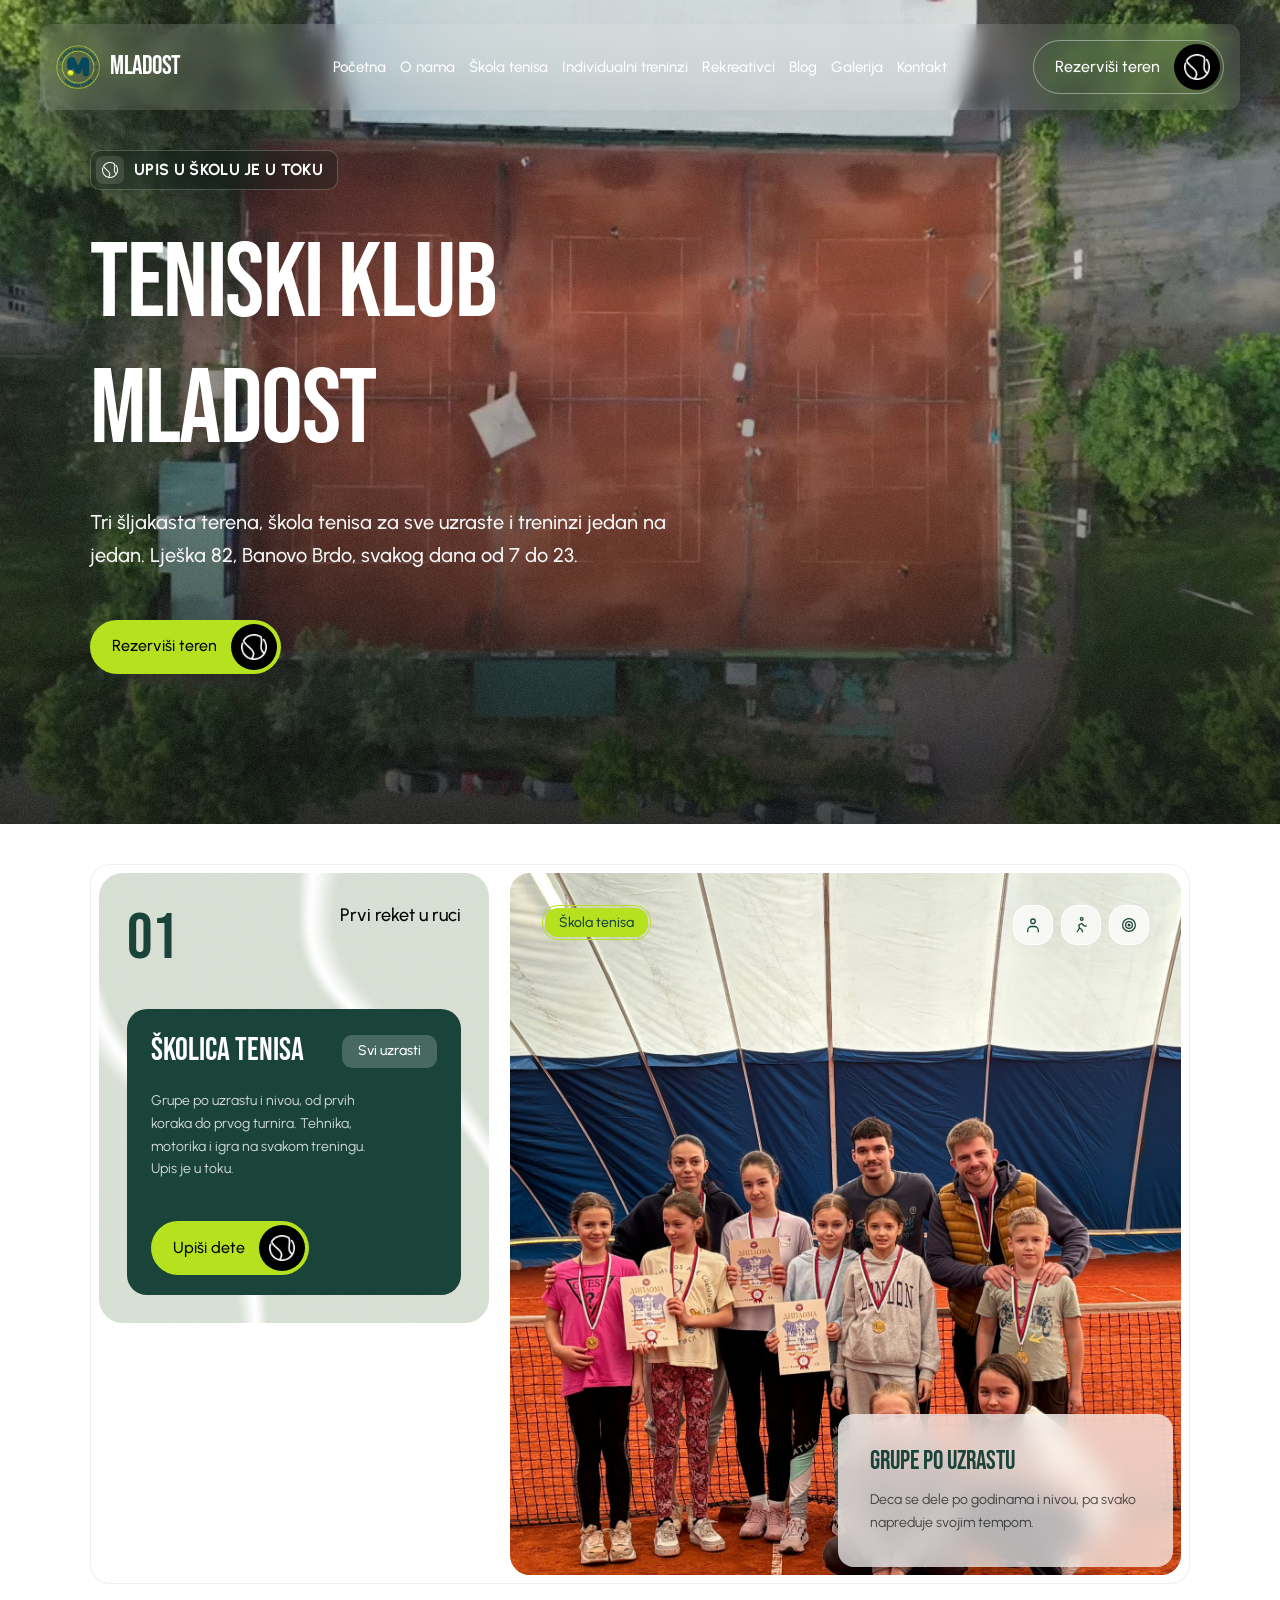
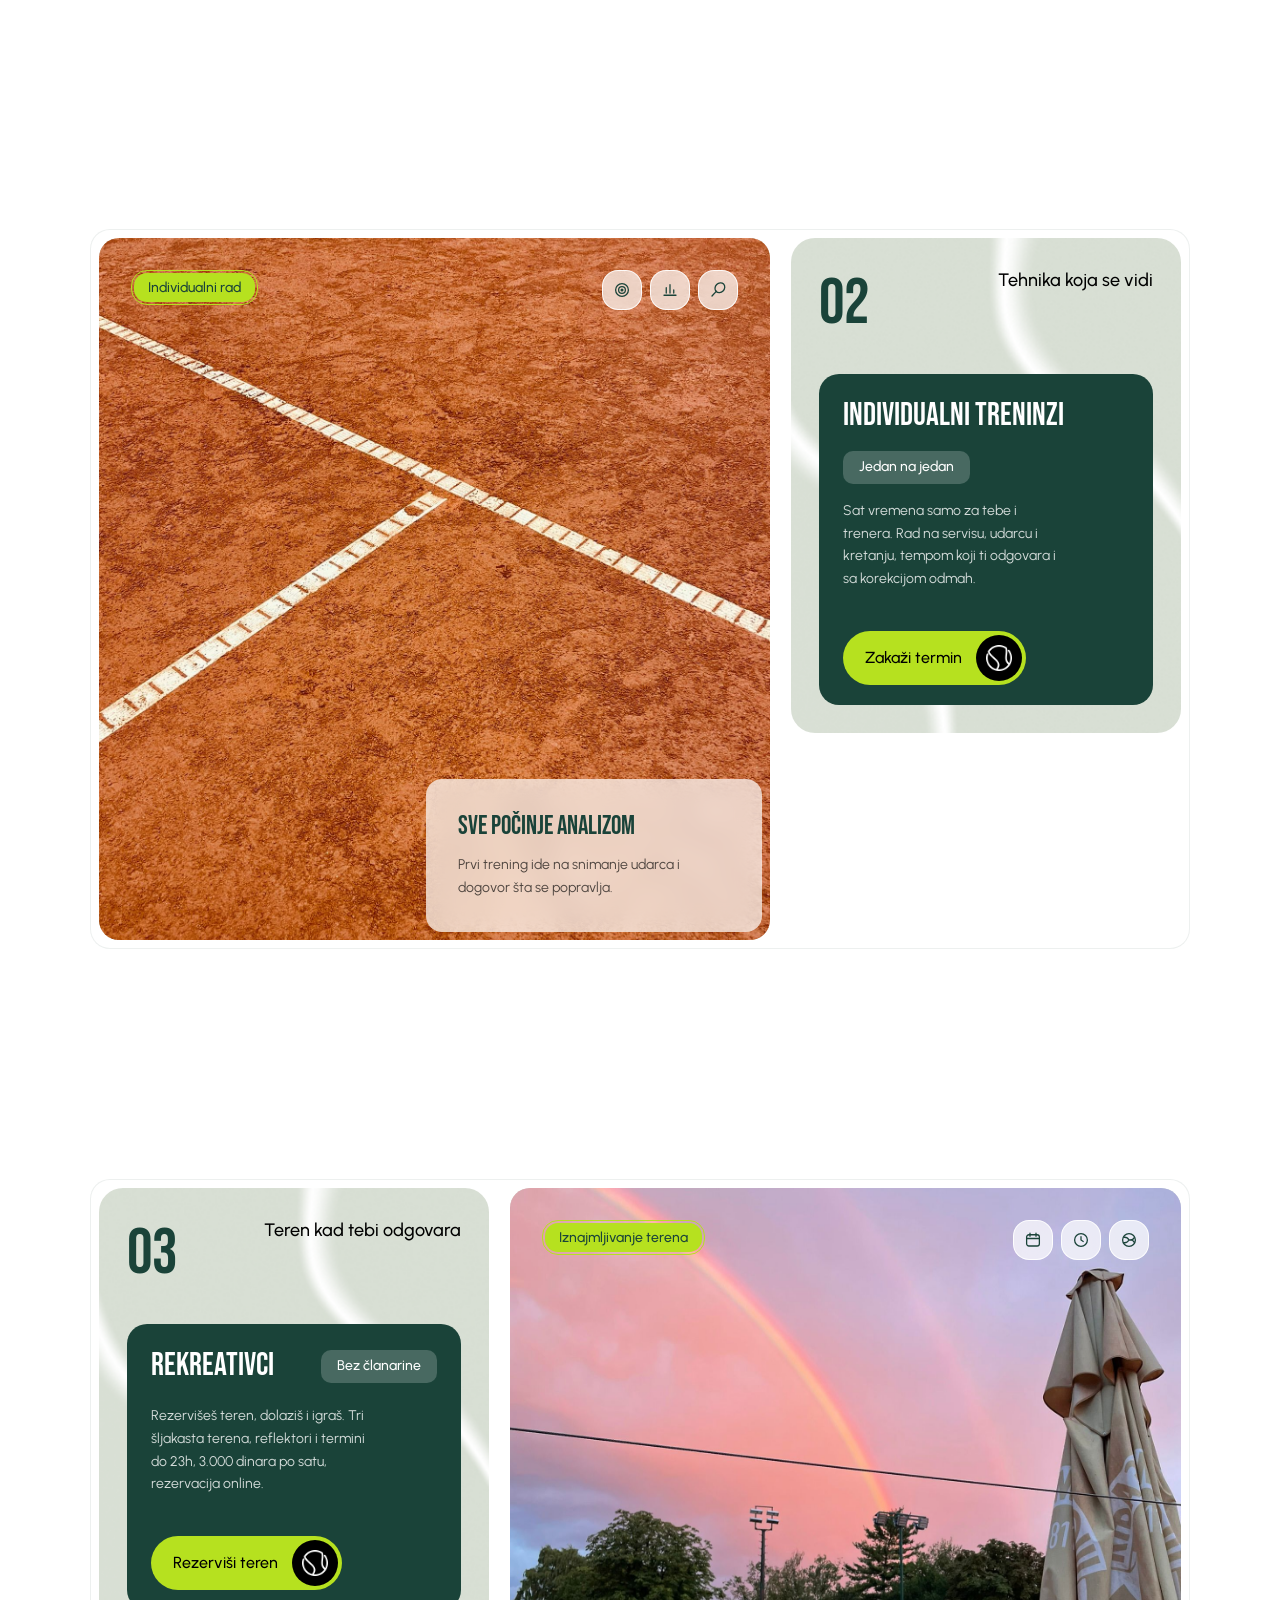
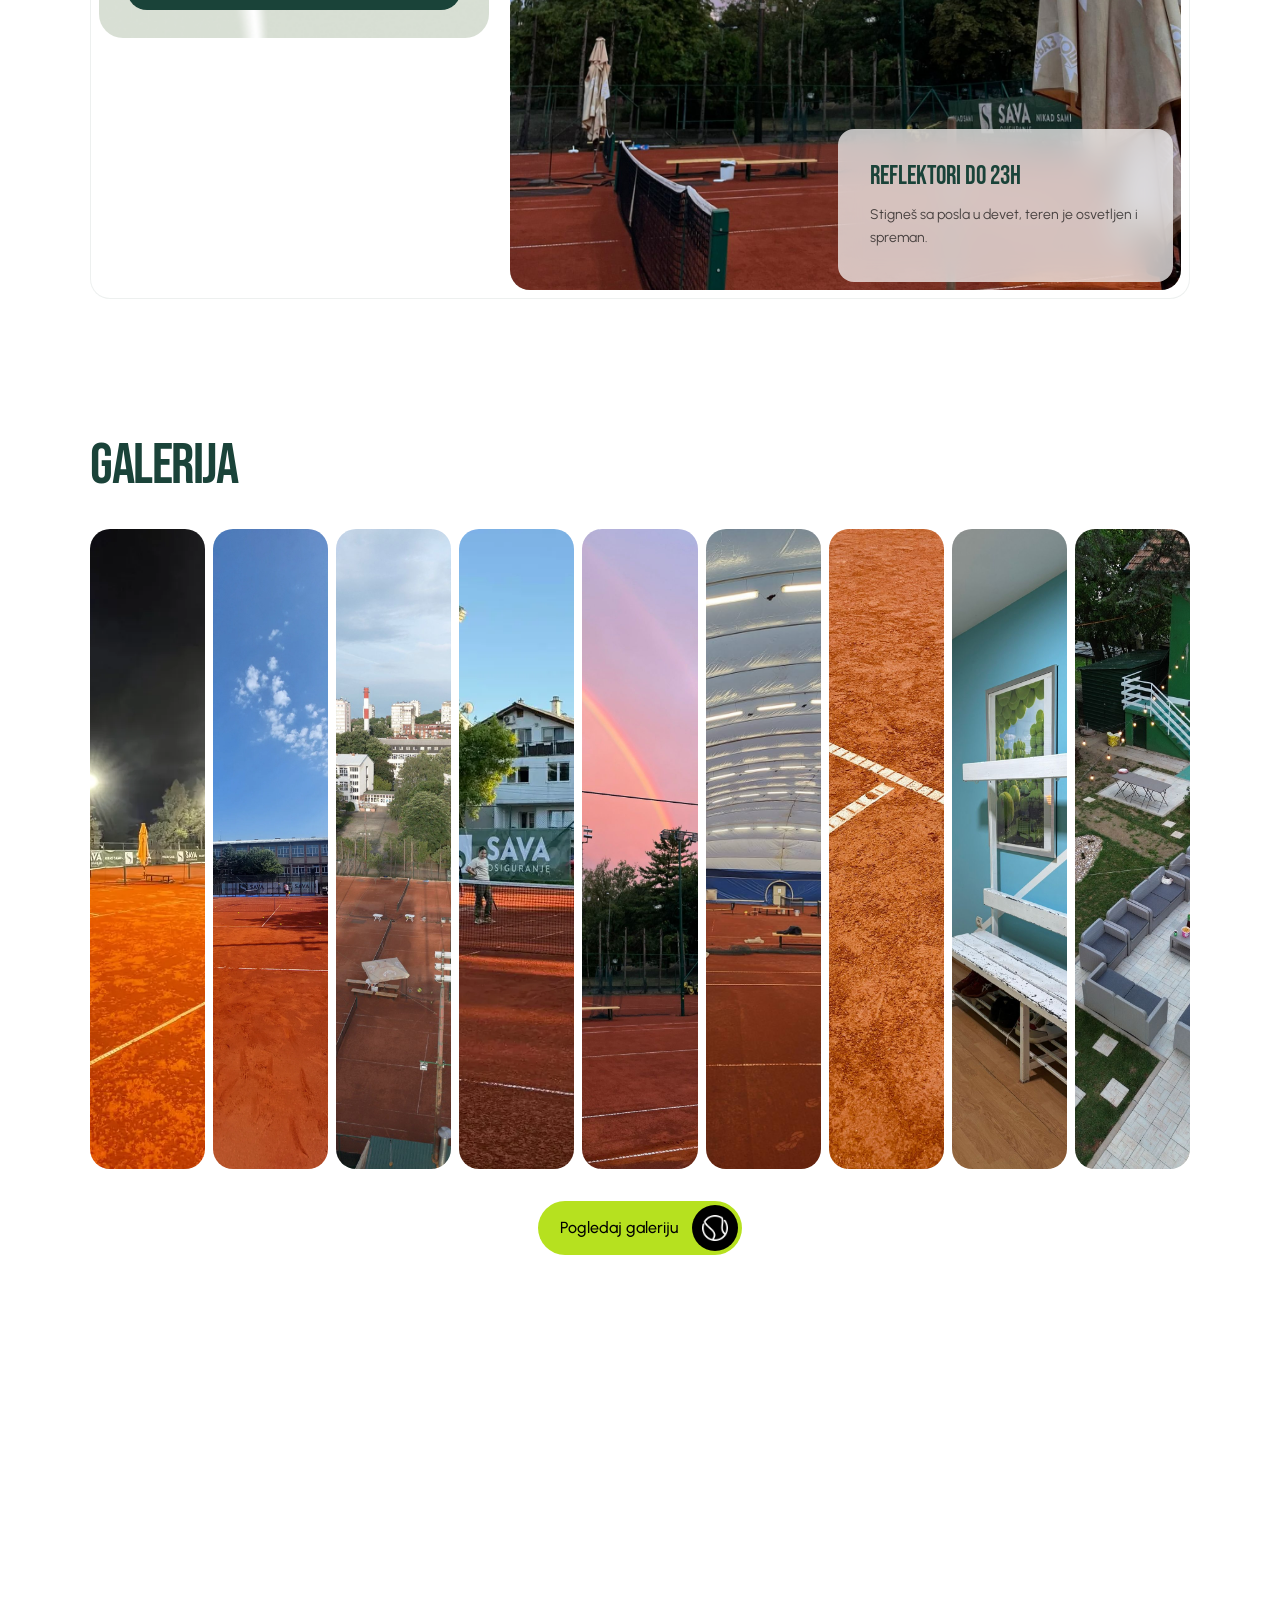
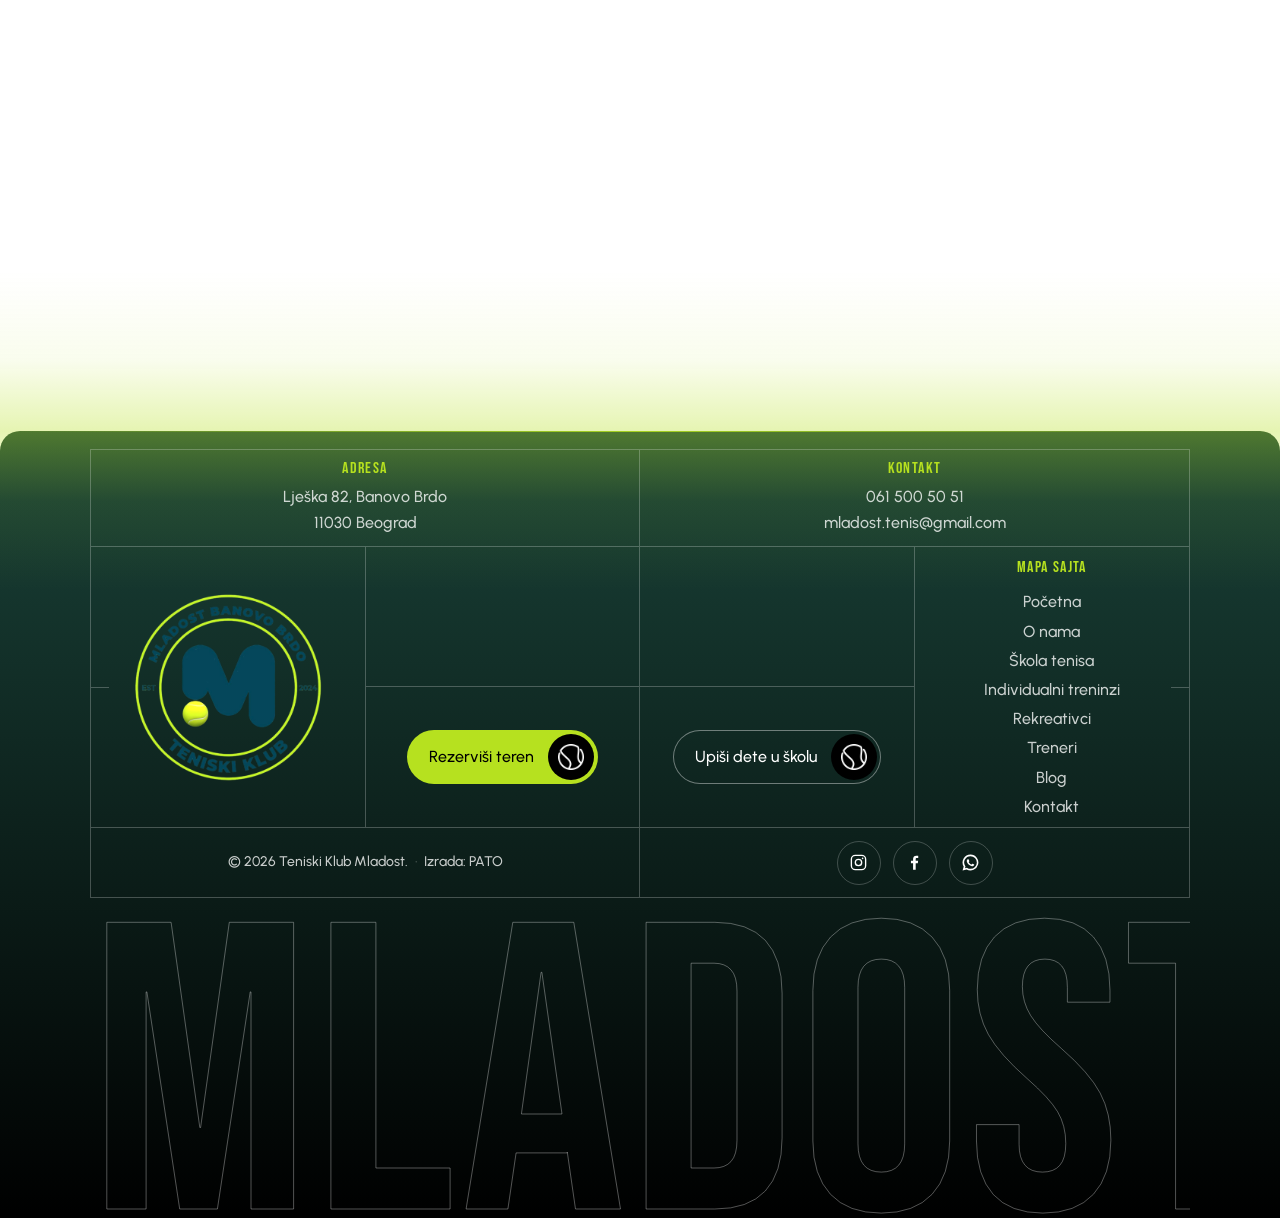
<file: index.html>
<!DOCTYPE html>
<html lang="sr">
<head>
<meta charset="utf-8">
<meta name="viewport" content="width=device-width, initial-scale=1.0">
<title>Teniski Klub Mladost | Tenis na Banovom Brdu</title>
<meta name="description" content="Tri šljakasta terena, škola tenisa za sve uzraste i individualni treninzi. Teniski klub Mladost, Lješka 82, Banovo Brdo. Rezervacije na 061 500 50 51.">
<link rel="icon" href="images/logo.png" type="image/png">

<!-- Fontovi sa originala: Bebas Neue za naslove, Urbanist za tekst.
     Oba imaju latin-ext subset, dakle č ć ž š đ rade. -->
<link rel="preconnect" href="https://fonts.googleapis.com">
<link rel="preconnect" href="https://fonts.gstatic.com" crossorigin>
<link href="https://fonts.googleapis.com/css2?family=Bebas+Neue&family=Urbanist:wght@400;500;700;900&display=swap" rel="stylesheet">

<!-- Lenis smooth scroll, ista biblioteka i iste postavke kao na tennislove.webflow.io.
     Fajlovi su lokalni, bez zavisnosti od CDN-a. -->
<link rel="stylesheet" href="vendor/lenis.css">

<link rel="stylesheet" href="styles.css?v=100">
</head>
<body>

<main>

  <!-- ================= NAVBAR =================
       Efekat preuzet sa qutenza.framer.website: plutajuca traka koja uleti
       odozgo, linija ispod linka raste na hover, hamburger se sklopi u X.
       Font i dugme su nasi. -->
  <nav class="nav" data-name="Navigation" aria-label="Glavna navigacija">
    <div class="nav__inner">

      <div class="nav__main">
        <div class="nav__row">
          <a class="nav__logo" href="index.html" aria-label="Teniski Klub Mladost, pocetna">
            <img src="images/logo.png" alt="" width="44" height="44" aria-hidden="true">
            <span class="nav__logo-text">Mladost</span>
          </a>

          <button class="nav__burger" type="button" id="nav-burger"
                  aria-label="Otvori meni" aria-expanded="false" aria-controls="nav-links">
            <span class="nav__burger-line nav__burger-line--top"></span>
            <span class="nav__burger-line nav__burger-line--bottom"></span>
          </button>
        </div>

        <div class="nav__links" id="nav-links">
          <a class="nav__link t-btn" href="index.html">Početna</a>
          <a class="nav__link t-btn" href="o-nama.html">O nama</a>
          <a class="nav__link t-btn" href="skola-tenisa.html">Škola tenisa</a>
          <a class="nav__link t-btn" href="individualni-treninzi.html">Individualni treninzi</a>
          <a class="nav__link t-btn" href="rekreativci.html">Rekreativci</a>
          <a class="nav__link t-btn" href="blog.html">Blog</a>
          <a class="nav__link t-btn" href="galerija.html">Galerija</a>
          <a class="nav__link t-btn" href="kontakt.html">Kontakt</a>
        </div>
      </div>

      <div class="nav__cta">
        <a class="btn btn--ghost" href="rekreativci.html#rezervacija" data-name="Secondary">
          <span class="btn__label t-btn">Rezerviši teren</span>
          <span class="btn__icon" data-name="Button">
            <img src="images/loptica.png" alt="" width="18" height="18" aria-hidden="true">
          </span>
        </a>
      </div>

    </div>
  </nav>

  <!-- ================= HERO ================= -->
  <section class="hero" data-name="Hero Sections">

    <div class="hero__bg">
      <video src="video/hero.mp4" poster="images/hero-poster.jpg"
             autoplay muted loop playsinline preload="metadata"
             aria-label="Snimak iz vazduha: šljakasti tereni Teniskog kluba Mladost"></video>
    </div>
    <div class="hero__veil"></div>
    <div class="hero__grain"></div>

    <div class="hero__container" data-name="Container">
      <div class="hero__col" data-name="Sections Title & Button">

        <div class="hero__title-group" data-name="Sections Title">

          <p class="oznaka"><span class="oznaka__ikona"><img src="images/loptica.png" alt="" width="16" height="16"></span>Upis u školu je u toku</p>

          <div class="hero__title" data-name="Sections Title">
            <h1 class="hero__h1 t-h1">
              <span>Teniski klub</span>
              <span>Mladost</span>
            </h1>

            <p class="hero__sub t-lead">Tri šljakasta terena, škola tenisa za sve uzraste i treninzi jedan na jedan. Lješka 82, Banovo Brdo, svakog dana od 7 do 23.</p>
          </div>
        </div>

        <a class="btn" href="rekreativci.html#rezervacija" data-name="Primary">
          <span class="btn__label t-btn">Rezerviši teren</span>
          <span class="btn__icon" data-name="Button">
            <img src="images/loptica.png" alt="" width="18" height="18" aria-hidden="true">
          </span>
        </a>

      </div>
    </div>
  </section>

  <!-- ================= USLUGE =================
       Kartica: dizajn sa arcclub.framer.website, sekcija World-Class Facilities.
       Scroll: sticky stack sa tennislove.webflow.io, sekcija sticky-features.
       Bez belih dekorativnih sara sa originala. -->
  <section class="services" id="usluge">
    <div class="services__inner">


      <div class="stack">

        <!-- 01, kartica levo, slika desno -->
        <div class="stack__item stack__item--1">
          <article class="svc">
            <div class="svc__card">
              <div class="svc__top">
                <p class="svc__num">01</p>
                <p class="svc__kicker">Prvi reket u ruci</p>
              </div>

              <div class="svc__inner">
                <div class="svc__text">
                  <div class="svc__titlerow">
                    <h3 class="svc__title">Školica tenisa</h3>
                    <span class="svc__tag">Svi uzrasti</span>
                  </div>
                  <p class="svc__desc">Grupe po uzrastu i nivou, od prvih koraka do prvog turnira. Tehnika, motorika i igra na svakom treningu. Upis je u toku.</p>
                </div>

                <a class="btn" href="skola-tenisa.html">
                  <span class="btn__label t-btn">Upiši dete</span>
                  <span class="btn__icon"><img src="images/loptica.png" alt="" width="18" height="18" aria-hidden="true"></span>
                </a>
              </div>
            </div>

            <div class="svc__media">
              <img src="images/usluga-skolica.jpg" alt="Deca iz školice tenisa sa medaljama posle internog turnira" loading="lazy">
              <div class="svc__label"><span>Škola tenisa</span></div>

              <div class="svc__icons">
                <span class="svc__icon"><svg viewBox="0 0 24 24" fill="none" stroke="currentColor" stroke-width="1.7" stroke-linecap="round" stroke-linejoin="round"><circle cx="12" cy="7" r="3"/><path d="M5 21v-2a5 5 0 0 1 5-5h4a5 5 0 0 1 5 5v2"/></svg></span>
                <span class="svc__icon"><svg viewBox="0 0 24 24" fill="none" stroke="currentColor" stroke-width="1.7" stroke-linecap="round" stroke-linejoin="round"><circle cx="13" cy="4" r="1.8"/><path d="M7 21l3-5 3 2 1 3M10 16l-1-4 4-2 3 3 3 .6"/></svg></span>
                <span class="svc__icon"><svg viewBox="0 0 24 24" fill="none" stroke="currentColor" stroke-width="1.7"><circle cx="12" cy="12" r="8.5"/><circle cx="12" cy="12" r="4.5"/><circle cx="12" cy="12" r="1.2" fill="currentColor"/></svg></span>
              </div>

              <div class="svc__mini">
                <h4 class="svc__mini-title">Grupe po uzrastu</h4>
                <p class="svc__mini-text">Deca se dele po godinama i nivou, pa svako napreduje svojim tempom.</p>
              </div>
            </div>
          </article>
        </div>

        <!-- 02, kartica desno, slika levo -->
        <div class="stack__item stack__item--2">
          <article class="svc svc--flip">
            <div class="svc__card">
              <div class="svc__top">
                <p class="svc__num">02</p>
                <p class="svc__kicker">Tehnika koja se vidi</p>
              </div>

              <div class="svc__inner">
                <div class="svc__text">
                  <div class="svc__titlerow">
                    <h3 class="svc__title">Individualni treninzi</h3>
                    <span class="svc__tag">Jedan na jedan</span>
                  </div>
                  <p class="svc__desc">Sat vremena samo za tebe i trenera. Rad na servisu, udarcu i kretanju, tempom koji ti odgovara i sa korekcijom odmah.</p>
                </div>

                <a class="btn" href="individualni-treninzi.html">
                  <span class="btn__label t-btn">Zakaži termin</span>
                  <span class="btn__icon"><img src="images/loptica.png" alt="" width="18" height="18" aria-hidden="true"></span>
                </a>
              </div>
            </div>

            <div class="svc__media">
              <img src="images/usluga-individualni.jpg" alt="Linije servis polja na šljakastom terenu iz blizine" loading="lazy">
              <div class="svc__label"><span>Individualni rad</span></div>

              <div class="svc__icons">
                <span class="svc__icon"><svg viewBox="0 0 24 24" fill="none" stroke="currentColor" stroke-width="1.7"><circle cx="12" cy="12" r="8.5"/><circle cx="12" cy="12" r="4.5"/><circle cx="12" cy="12" r="1.2" fill="currentColor"/></svg></span>
                <span class="svc__icon"><svg viewBox="0 0 24 24" fill="none" stroke="currentColor" stroke-width="1.7" stroke-linecap="round" stroke-linejoin="round"><path d="M4 19h16M7 16V9M12 16V5M17 16v-4"/></svg></span>
                <span class="svc__icon"><svg viewBox="0 0 24 24" fill="none" stroke="currentColor" stroke-width="1.7" stroke-linecap="round" stroke-linejoin="round"><ellipse cx="14.5" cy="9" rx="6" ry="7" transform="rotate(45 14.5 9)"/><path d="M10 13.5L4 20"/></svg></span>
              </div>

              <div class="svc__mini">
                <h4 class="svc__mini-title">Sve počinje analizom</h4>
                <p class="svc__mini-text">Prvi trening ide na snimanje udarca i dogovor šta se popravlja.</p>
              </div>
            </div>
          </article>
        </div>

        <!-- 03, kartica levo, slika desno -->
        <div class="stack__item stack__item--3">
          <article class="svc">
            <div class="svc__card">
              <div class="svc__top">
                <p class="svc__num">03</p>
                <p class="svc__kicker">Teren kad tebi odgovara</p>
              </div>

              <div class="svc__inner">
                <div class="svc__text">
                  <div class="svc__titlerow">
                    <h3 class="svc__title">Rekreativci</h3>
                    <span class="svc__tag">Bez članarine</span>
                  </div>
                  <p class="svc__desc">Rezervišeš teren, dolaziš i igraš. Tri šljakasta terena, reflektori i termini do 23h, 3.000 dinara po satu, rezervacija online.</p>
                </div>

                <a class="btn" href="rekreativci.html#rezervacija">
                  <span class="btn__label t-btn">Rezerviši teren</span>
                  <span class="btn__icon"><img src="images/loptica.png" alt="" width="18" height="18" aria-hidden="true"></span>
                </a>
              </div>
            </div>

            <div class="svc__media">
              <img src="images/usluga-rekreativci.jpg" alt="Šljakasti teren kluba u sumrak, duga iznad terena" loading="lazy">
              <div class="svc__label"><span>Iznajmljivanje terena</span></div>

              <div class="svc__icons">
                <span class="svc__icon"><svg viewBox="0 0 24 24" fill="none" stroke="currentColor" stroke-width="1.7" stroke-linecap="round"><rect x="3.5" y="5" width="17" height="15" rx="3"/><path d="M3.5 10h17M8 3v4M16 3v4"/></svg></span>
                <span class="svc__icon"><svg viewBox="0 0 24 24" fill="none" stroke="currentColor" stroke-width="1.7" stroke-linecap="round"><circle cx="12" cy="12" r="8.5"/><path d="M12 7.5V12l3 2"/></svg></span>
                <span class="svc__icon"><svg viewBox="0 0 24 24" fill="none" stroke="currentColor" stroke-width="1.7"><circle cx="12" cy="12" r="8.5"/><path d="M4.6 8.5A7 7 0 0 1 12 12a7 7 0 0 1 7.4 3.5M4.6 15.5A7 7 0 0 0 12 12a7 7 0 0 0 7.4-3.5"/></svg></span>
              </div>

              <div class="svc__mini">
                <h4 class="svc__mini-title">Reflektori do 23h</h4>
                <p class="svc__mini-text">Stigneš sa posla u devet, teren je osvetljen i spreman.</p>
              </div>
            </div>
          </article>
        </div>

      </div>
    </div>
  </section>


  <!-- ================= GALERIJA =================
       Traka slika koje se sire na hover. Na telefonu nema sirenja,
       ide cetiri obicne slike jedna ispod druge. -->
  <section class="gallery" id="galerija">
    <div class="gallery__inner">

      <h2 class="sekcija__naslov">Galerija</h2>

      <div class="gallery__strip">
        <figure class="gallery__item gallery__item--mob">
          <img src="images/galerija-1.webp" alt="Šljakasti teren kluba pod reflektorima uveče" loading="lazy">
        </figure>
        <figure class="gallery__item">
          <img src="images/galerija-2.webp" alt="Dvoje dece na treningu na šljaci po sunčanom danu" loading="lazy">
        </figure>
        <figure class="gallery__item gallery__item--mob">
          <img src="images/galerija-3.jpg" alt="Tereni kluba snimljeni dronom iz vazduha" loading="lazy">
        </figure>
        <figure class="gallery__item">
          <img src="images/galerija-4.webp" alt="Trener sa grupom dece uz mrežu na treningu" loading="lazy">
        </figure>
        <figure class="gallery__item gallery__item--mob">
          <img src="images/galerija-5.jpg" alt="Duga iznad šljakastog terena u sumrak" loading="lazy">
        </figure>
        <figure class="gallery__item">
          <img src="images/galerija-6.jpg" alt="Šljakasti tereni pod balonom tokom zimske sezone" loading="lazy">
        </figure>
        <figure class="gallery__item">
          <img src="images/galerija-7.jpg" alt="Linije servis polja na šljaci iz blizine" loading="lazy">
        </figure>
        <figure class="gallery__item">
          <img src="images/galerija-8.jpg" alt="Svlačionica kluba sa klupama i policama" loading="lazy">
        </figure>
        <figure class="gallery__item gallery__item--mob">
          <img src="images/galerija-9.jpg" alt="Bašta kluba sa ležaljkama i zelenilom" loading="lazy">
        </figure>
      </div>

      <div class="gallery__cta">
        <a class="btn" href="galerija.html">
          <span class="btn__label t-btn">Pogledaj galeriju</span>
          <span class="btn__icon"><img src="images/loptica.png" alt="" width="18" height="18" aria-hidden="true"></span>
        </a>
      </div>

    </div>
  </section>


  <!-- ================= KONTAKT =================
       Levo kartice sa podacima, desno wizard forma u cetiri koraka.
       Pravila forme po Skilu 02: izbori dugmadima, tekst samo na kraju,
       tackice napretka, Nazad na svakom koraku posle prvog, dugme se
       zakljuca dok traje slanje, potvrda bez menjanja stranice. -->
  <section class="kontakt" id="kontakt">
    <h2 class="sekcija__naslov">Kontaktiraj nas</h2>
    <div class="kontakt__inner">

      <!-- leva strana, kartice -->
      <div class="kontakt__info">
        <div class="kontakt__head">
          <p class="kontakt__eyebrow">Kontakt</p>
          <h2 class="kontakt__title">Kontaktiraj nas</h2>
          <p class="kontakt__lead">Pozovi, piši ili popuni upit sa desne strane. Javljamo se isti dan sa slobodnim terminima.</p>
        </div>

        <div class="info-cards">
<a class="info-card" href="https://www.google.com/maps?q=Lje%C5%A1ka+82,+Banovo+Brdo,+Beograd" target="_blank" rel="noopener">
          <span class="info-card__icon"><svg viewBox="0 0 24 24" fill="none" stroke="currentColor" stroke-width="1.6" stroke-linecap="round" stroke-linejoin="round"><path d="M12 21s7-5.6 7-11a7 7 0 1 0-14 0c0 5.4 7 11 7 11z"/><circle cx="12" cy="10" r="2.6"/></svg></span>
          <span class="info-card__body">
            <span class="info-card__label">Lokacija</span>
            <span class="info-card__value">Lješka 82, Banovo Brdo</span>
            <span class="info-card__sub">11030 Beograd, parking ispred kluba</span>
          </span>
          <span class="info-card__glow" aria-hidden="true"></span>
        </a>
        <a class="info-card" href="tel:+381615005051">
          <span class="info-card__icon"><svg viewBox="0 0 24 24" fill="none" stroke="currentColor" stroke-width="1.6" stroke-linecap="round" stroke-linejoin="round"><path d="M6.5 3.5h3l1.5 4-2 1.4a12 12 0 0 0 6.1 6.1l1.4-2 4 1.5v3a2 2 0 0 1-2.2 2A16.5 16.5 0 0 1 4.5 5.7a2 2 0 0 1 2-2.2z"/></svg></span>
          <span class="info-card__body">
            <span class="info-card__label">Rezervacije</span>
            <span class="info-card__value">061 500 50 51</span>
            <span class="info-card__sub">Zovi ili piši na WhatsApp i Viber</span>
          </span>
          <span class="info-card__glow" aria-hidden="true"></span>
        </a>
        <a class="info-card" href="mailto:mladost.tenis@gmail.com">
          <span class="info-card__icon"><svg viewBox="0 0 24 24" fill="none" stroke="currentColor" stroke-width="1.6" stroke-linecap="round" stroke-linejoin="round"><rect x="3" y="5.5" width="18" height="13" rx="3"/><path d="m4 8 7.1 4.6a2 2 0 0 0 1.8 0L20 8"/></svg></span>
          <span class="info-card__body">
            <span class="info-card__label">Email</span>
            <span class="info-card__value">mladost.tenis@gmail.com</span>
            <span class="info-card__sub">Odgovaramo isti dan</span>
          </span>
          <span class="info-card__glow" aria-hidden="true"></span>
        </a>
        </div>
      </div>

      <!-- desna strana, forma -->
      <form class="forma forma--bela" id="forma" novalidate>
        <div class="forma__veil" aria-hidden="true"></div>
        <div class="forma__grain" aria-hidden="true"></div>

        <div class="forma__in">
          <div class="forma__dots" aria-hidden="true">
            <span class="is-done"></span><span></span><span></span><span></span>
          </div>

          <div class="korak is-active" data-step="0">
            <p class="korak__num">Korak 1 od 4</p>
            <h3 class="korak__q">Šta te zanima?</h3>
              <p class="korak__savet">Teren rezervišeš odmah, <a href="rekreativci.html#rezervacija">online</a>, bez čekanja na odgovor.</p>
            <div class="choices">
              <button type="button" class="choice" data-field="usluga" data-value="Rezervacija termina">
                <span class="choice__icon"><svg viewBox="0 0 24 24" fill="none" stroke="currentColor" stroke-width="1.7" stroke-linecap="round"><rect x="3.5" y="5" width="17" height="15" rx="3"/><path d="M3.5 10h17M8 3v4M16 3v4"/></svg></span>
                <span class="choice__text">Rezervacija termina</span>
                <span class="choice__ball" aria-hidden="true"><img src="images/loptica.png" alt="" width="20" height="20"></span>
              </button>
              <button type="button" class="choice" data-field="usluga" data-value="Škola tenisa">
                <span class="choice__icon"><svg viewBox="0 0 24 24" fill="none" stroke="currentColor" stroke-width="1.7" stroke-linecap="round" stroke-linejoin="round"><circle cx="12" cy="7" r="3"/><path d="M5 21v-2a5 5 0 0 1 5-5h4a5 5 0 0 1 5 5v2"/></svg></span>
                <span class="choice__text">Škola tenisa</span>
                <span class="choice__ball" aria-hidden="true"><img src="images/loptica.png" alt="" width="20" height="20"></span>
              </button>
              <button type="button" class="choice" data-field="usluga" data-value="Individualni trening">
                <span class="choice__icon"><svg viewBox="0 0 24 24" fill="none" stroke="currentColor" stroke-width="1.7" stroke-linecap="round" stroke-linejoin="round"><ellipse cx="14.5" cy="9" rx="6" ry="7" transform="rotate(45 14.5 9)"/><path d="M10 13.5L4 20"/></svg></span>
                <span class="choice__text">Individualni trening</span>
                <span class="choice__ball" aria-hidden="true"><img src="images/loptica.png" alt="" width="20" height="20"></span>
              </button>
              <button type="button" class="choice" data-field="usluga" data-value="Turnir ili grupa">
                <span class="choice__icon"><svg viewBox="0 0 24 24" fill="none" stroke="currentColor" stroke-width="1.7"><circle cx="12" cy="12" r="8.5"/><circle cx="12" cy="12" r="4.5"/><circle cx="12" cy="12" r="1.2" fill="currentColor"/></svg></span>
                <span class="choice__text">Turnir ili grupa</span>
                <span class="choice__ball" aria-hidden="true"><img src="images/loptica.png" alt="" width="20" height="20"></span>
              </button>
            </div>
          </div>

          <div class="korak" data-step="1">
            <p class="korak__num">Korak 2 od 4</p>
            <h3 class="korak__q">Za koga je termin?</h3>
            <div class="choices">
              <button type="button" class="choice" data-field="zaKoga" data-value="Za sebe">
                <span class="choice__icon"><svg viewBox="0 0 24 24" fill="none" stroke="currentColor" stroke-width="1.7" stroke-linecap="round" stroke-linejoin="round"><circle cx="12" cy="7" r="3"/><path d="M5 21v-2a5 5 0 0 1 5-5h4a5 5 0 0 1 5 5v2"/></svg></span>
                <span class="choice__text">Za sebe</span>
                <span class="choice__ball" aria-hidden="true"><img src="images/loptica.png" alt="" width="20" height="20"></span>
              </button>
              <button type="button" class="choice" data-field="zaKoga" data-value="Za dete">
                <span class="choice__icon"><svg viewBox="0 0 24 24" fill="none" stroke="currentColor" stroke-width="1.7" stroke-linecap="round" stroke-linejoin="round"><circle cx="13" cy="4" r="1.8"/><path d="M7 21l3-5 3 2 1 3M10 16l-1-4 4-2 3 3 3 .6"/></svg></span>
                <span class="choice__text">Za dete</span>
                <span class="choice__ball" aria-hidden="true"><img src="images/loptica.png" alt="" width="20" height="20"></span>
              </button>
              <button type="button" class="choice" data-field="zaKoga" data-value="Za grupu ili firmu">
                <span class="choice__icon"><svg viewBox="0 0 24 24" fill="none" stroke="currentColor" stroke-width="1.7" stroke-linecap="round" stroke-linejoin="round"><circle cx="9" cy="8" r="3"/><path d="M3 20v-1.5A4.5 4.5 0 0 1 7.5 14h3A4.5 4.5 0 0 1 15 18.5V20"/><path d="M16.5 5.6a3 3 0 0 1 0 5.8M18 14.2a4.5 4.5 0 0 1 3 4.3V20"/></svg></span>
                <span class="choice__text">Za grupu ili firmu</span>
                <span class="choice__ball" aria-hidden="true"><img src="images/loptica.png" alt="" width="20" height="20"></span>
              </button>
            </div>
            <div class="forma__nav"><button type="button" class="btn-back" data-back>Nazad</button></div>
          </div>

          <div class="korak" data-step="2">
            <p class="korak__num">Korak 3 od 4</p>
            <h3 class="korak__q">Kada bi počeo?</h3>
            <div class="choices">
              <button type="button" class="choice" data-field="kada" data-value="Ove nedelje">
                <span class="choice__icon"><svg viewBox="0 0 24 24" fill="none" stroke="currentColor" stroke-width="1.7" stroke-linecap="round"><rect x="3.5" y="5" width="17" height="15" rx="3"/><path d="M3.5 10h17M8 3v4M16 3v4"/></svg></span>
                <span class="choice__text">Ove nedelje</span>
                <span class="choice__ball" aria-hidden="true"><img src="images/loptica.png" alt="" width="20" height="20"></span>
              </button>
              <button type="button" class="choice" data-field="kada" data-value="Ovog meseca">
                <span class="choice__icon"><svg viewBox="0 0 24 24" fill="none" stroke="currentColor" stroke-width="1.7" stroke-linecap="round"><circle cx="12" cy="12" r="8.5"/><path d="M12 7.5V12l3 2"/></svg></span>
                <span class="choice__text">Ovog meseca</span>
                <span class="choice__ball" aria-hidden="true"><img src="images/loptica.png" alt="" width="20" height="20"></span>
              </button>
              <button type="button" class="choice" data-field="kada" data-value="Samo se raspitujem">
                <span class="choice__icon"><svg viewBox="0 0 24 24" fill="none" stroke="currentColor" stroke-width="1.7"><circle cx="12" cy="12" r="8.5"/><path d="M4.6 8.5A7 7 0 0 1 12 12a7 7 0 0 1 7.4 3.5M4.6 15.5A7 7 0 0 0 12 12a7 7 0 0 0 7.4-3.5"/></svg></span>
                <span class="choice__text">Samo se raspitujem</span>
                <span class="choice__ball" aria-hidden="true"><img src="images/loptica.png" alt="" width="20" height="20"></span>
              </button>
            </div>
            <div class="forma__nav"><button type="button" class="btn-back" data-back>Nazad</button></div>
          </div>

          <div class="korak" data-step="3">
            <p class="korak__num">Korak 4 od 4</p>
            <h3 class="korak__q">Tvoji podaci</h3>

            <div class="polja">
              <div class="polje">
                <label for="ime">Ime i prezime</label>
                <input type="text" id="ime" name="ime" autocomplete="name" required>
              </div>
              <div class="polje">
                <label for="telefon">Telefon</label>
                <input type="tel" id="telefon" name="telefon" autocomplete="tel" required>
              </div>
              <div class="polje">
                <label for="email">Email</label>
                <input type="email" id="email" name="email" autocomplete="email" required>
              </div>
              <div class="polje polje--puna">
                <label for="poruka">Poruka (opciono)</label>
                <textarea id="poruka" name="poruka" rows="3" maxlength="2000"></textarea>
              </div>
            </div>

            <div class="forma__nav">
              <button type="button" class="btn-back" data-back>Nazad</button>
              <button type="submit" class="btn" id="posalji">
                <span class="btn__label t-btn">Pošalji upit</span>
                <span class="btn__icon"><img src="images/loptica.png" alt="" width="18" height="18" aria-hidden="true"></span>
              </button>
            </div>
          </div>

          <p class="forma__msg" id="forma-msg" role="status" aria-live="polite"></p>
        </div>
      </form>

    </div>
  </section>


</main>

<!-- ================= FOOTER, raspored po teniskom terenu ================= -->
<footer class="footer">
  <div class="footer__inner">

    <div class="court">
      <div class="court__frame" aria-hidden="true"></div>
      <div class="court__net" aria-hidden="true"></div>
      <div class="court__center" aria-hidden="true"></div>

      <!-- gornji koridor, levo -->
      <div class="court__cell court__cell--contact-l">
        <p class="court__label">Adresa</p>
        <address class="court__text">Lješka 82, Banovo Brdo<br>11030 Beograd</address>
      </div>

      <!-- gornji koridor, desno -->
      <div class="court__cell court__cell--contact-r">
        <p class="court__label">Kontakt</p>
        <p class="court__text">
          <a href="tel:+381615005051">061 500 50 51</a><br>
          <a href="mailto:mladost.tenis@gmail.com">mladost.tenis@gmail.com</a>
        </p>
      </div>

      <!-- levo zadnje polje, logo -->
      <div class="court__cell court__cell--logo">
        <img src="images/logo.png" alt="Grb Teniskog kluba Mladost Banovo Brdo" width="190" height="190">
      </div>

      <!-- gornja servis polja, prazna po maketi -->
      <div class="court__cell court__cell--void-a" aria-hidden="true"></div>
      <div class="court__cell court__cell--void-b" aria-hidden="true"></div>

      <!-- donja servis polja, dugmad -->
      <div class="court__cell court__cell--btn-a">
        <a class="btn" href="rekreativci.html#rezervacija">
          <span class="btn__label t-btn">Rezerviši teren</span>
          <span class="btn__icon">
            <img src="images/loptica.png" alt="" width="18" height="18" aria-hidden="true">
          </span>
        </a>
      </div>

      <div class="court__cell court__cell--btn-b">
        <a class="btn btn--ghost" href="skola-tenisa.html">
          <span class="btn__label t-btn">Upiši dete u školu</span>
          <span class="btn__icon">
            <img src="images/loptica.png" alt="" width="18" height="18" aria-hidden="true">
          </span>
        </a>
      </div>

      <!-- desno zadnje polje, site map -->
      <nav class="court__cell court__cell--sitemap" aria-label="Mapa sajta">
        <p class="court__label">Mapa sajta</p>
        <ul class="sitemap">
          <li><a href="index.html">Početna</a></li>
          <li><a href="o-nama.html">O nama</a></li>
          <li><a href="skola-tenisa.html">Škola tenisa</a></li>
          <li><a href="individualni-treninzi.html">Individualni treninzi</a></li>
          <li><a href="rekreativci.html">Rekreativci</a></li>
          <li><a href="treneri.html">Treneri</a></li>
          <li><a href="blog.html">Blog</a></li>
          <li><a href="kontakt.html">Kontakt</a></li>
        </ul>
      </nav>

      <!-- donji koridor, levo -->
      <div class="court__cell court__cell--copy">
        <p class="court__text court__text--small">
          &copy; 2026 Teniski Klub Mladost.
          <span class="court__sep">·</span>
          Izrada: <a href="https://www.patoadcreatives.com/sr" target="_blank" rel="noopener">PATO</a>
        </p>
      </div>

      <!-- donji koridor, desno -->
      <div class="court__cell court__cell--social">
        <ul class="socials">
          <li>
            <a href="https://www.instagram.com/teniskiklub.mladost/" target="_blank" rel="noopener" aria-label="Instagram">
              <svg viewBox="0 0 24 24" fill="none" stroke="currentColor" stroke-width="1.7" aria-hidden="true"><rect x="3" y="3" width="18" height="18" rx="5"/><circle cx="12" cy="12" r="4"/><circle cx="17.2" cy="6.8" r="1" fill="currentColor" stroke="none"/></svg>
            </a>
          </li>
          <li>
            <a href="https://www.facebook.com/people/Teniski-Klub-Mladost/61586981363101/" target="_blank" rel="noopener" aria-label="Facebook">
              <svg viewBox="0 0 24 24" fill="currentColor" aria-hidden="true"><path d="M13.5 21v-8h2.7l.4-3.1h-3.1V7.9c0-.9.25-1.5 1.55-1.5H16.7V3.6c-.3 0-1.3-.1-2.45-.1-2.4 0-4.05 1.5-4.05 4.2v2.2H7.5V13h2.7v8z"/></svg>
            </a>
          </li>
          <li>
            <a href="https://wa.me/381615005051" target="_blank" rel="noopener" aria-label="WhatsApp">
              <svg viewBox="0 0 24 24" fill="currentColor" aria-hidden="true"><path d="M12 2a10 10 0 0 0-8.6 15.1L2 22l5-1.3A10 10 0 1 0 12 2m0 2a8 8 0 0 1 0 16 8 8 0 0 1-4.1-1.1l-.3-.2-2.6.7.7-2.5-.2-.3A8 8 0 0 1 12 4m-3.2 4c-.2 0-.5.1-.7.3-.3.3-.8.8-.8 1.9s.8 2.2.9 2.4c.1.2 1.6 2.6 4 3.5 1.9.7 2.3.6 2.7.6.5 0 1.4-.5 1.6-1.1.2-.6.2-1 .1-1.1l-.5-.3-1.4-.7c-.2-.1-.4-.1-.5.1l-.7.9c-.1.2-.3.2-.5.1-.2-.1-1-.4-1.9-1.2-.7-.6-1.2-1.4-1.3-1.6-.1-.2 0-.4.1-.5l.4-.5.2-.4v-.4l-.7-1.6c-.2-.4-.4-.4-.5-.4z"/></svg>
            </a>
          </li>
        </ul>
      </div>

    </div>

    <!-- veliki natpis ispod terena, presecen dnom -->
    <div class="footer__wordmark" aria-hidden="true"><span>MLADOST</span></div>

  </div>
</footer>

<script src="vendor/lenis.min.js"></script>
<script src="main.js?v=50"></script>
</body>
</html>
</file>
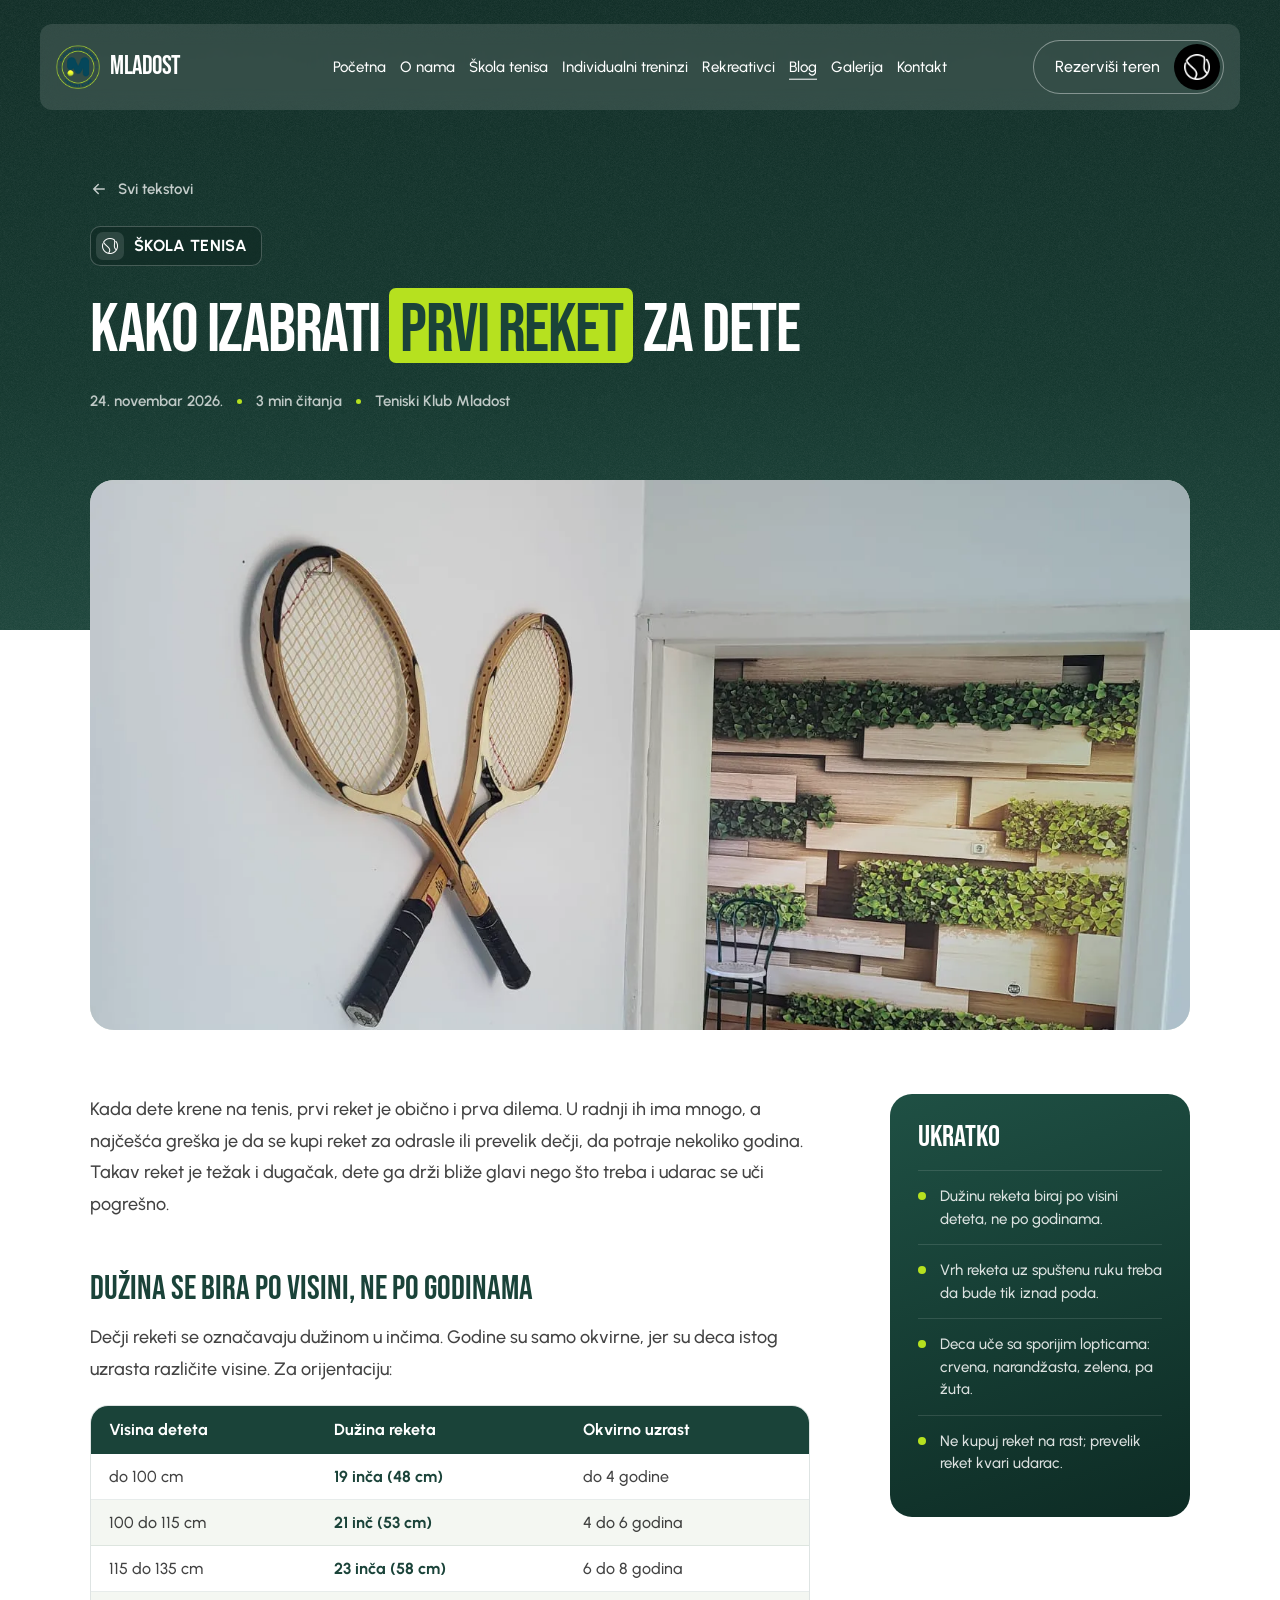
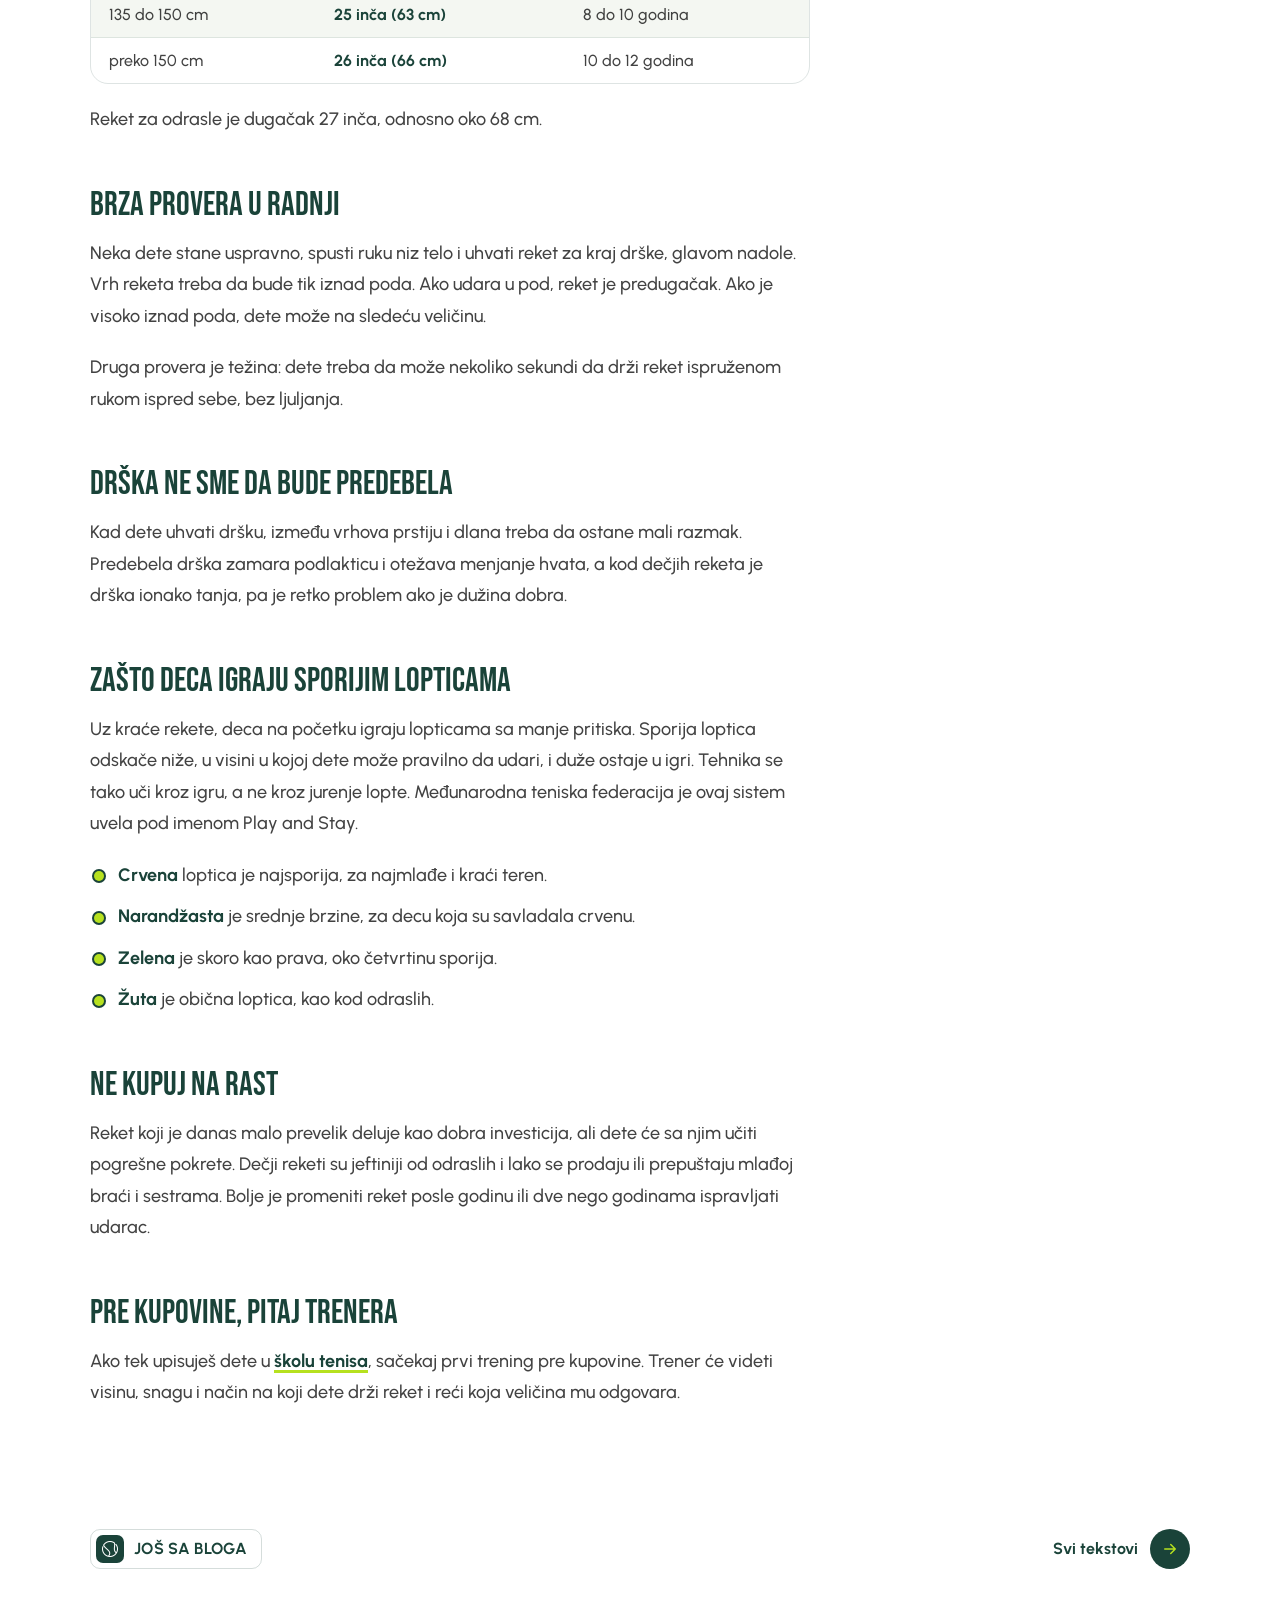
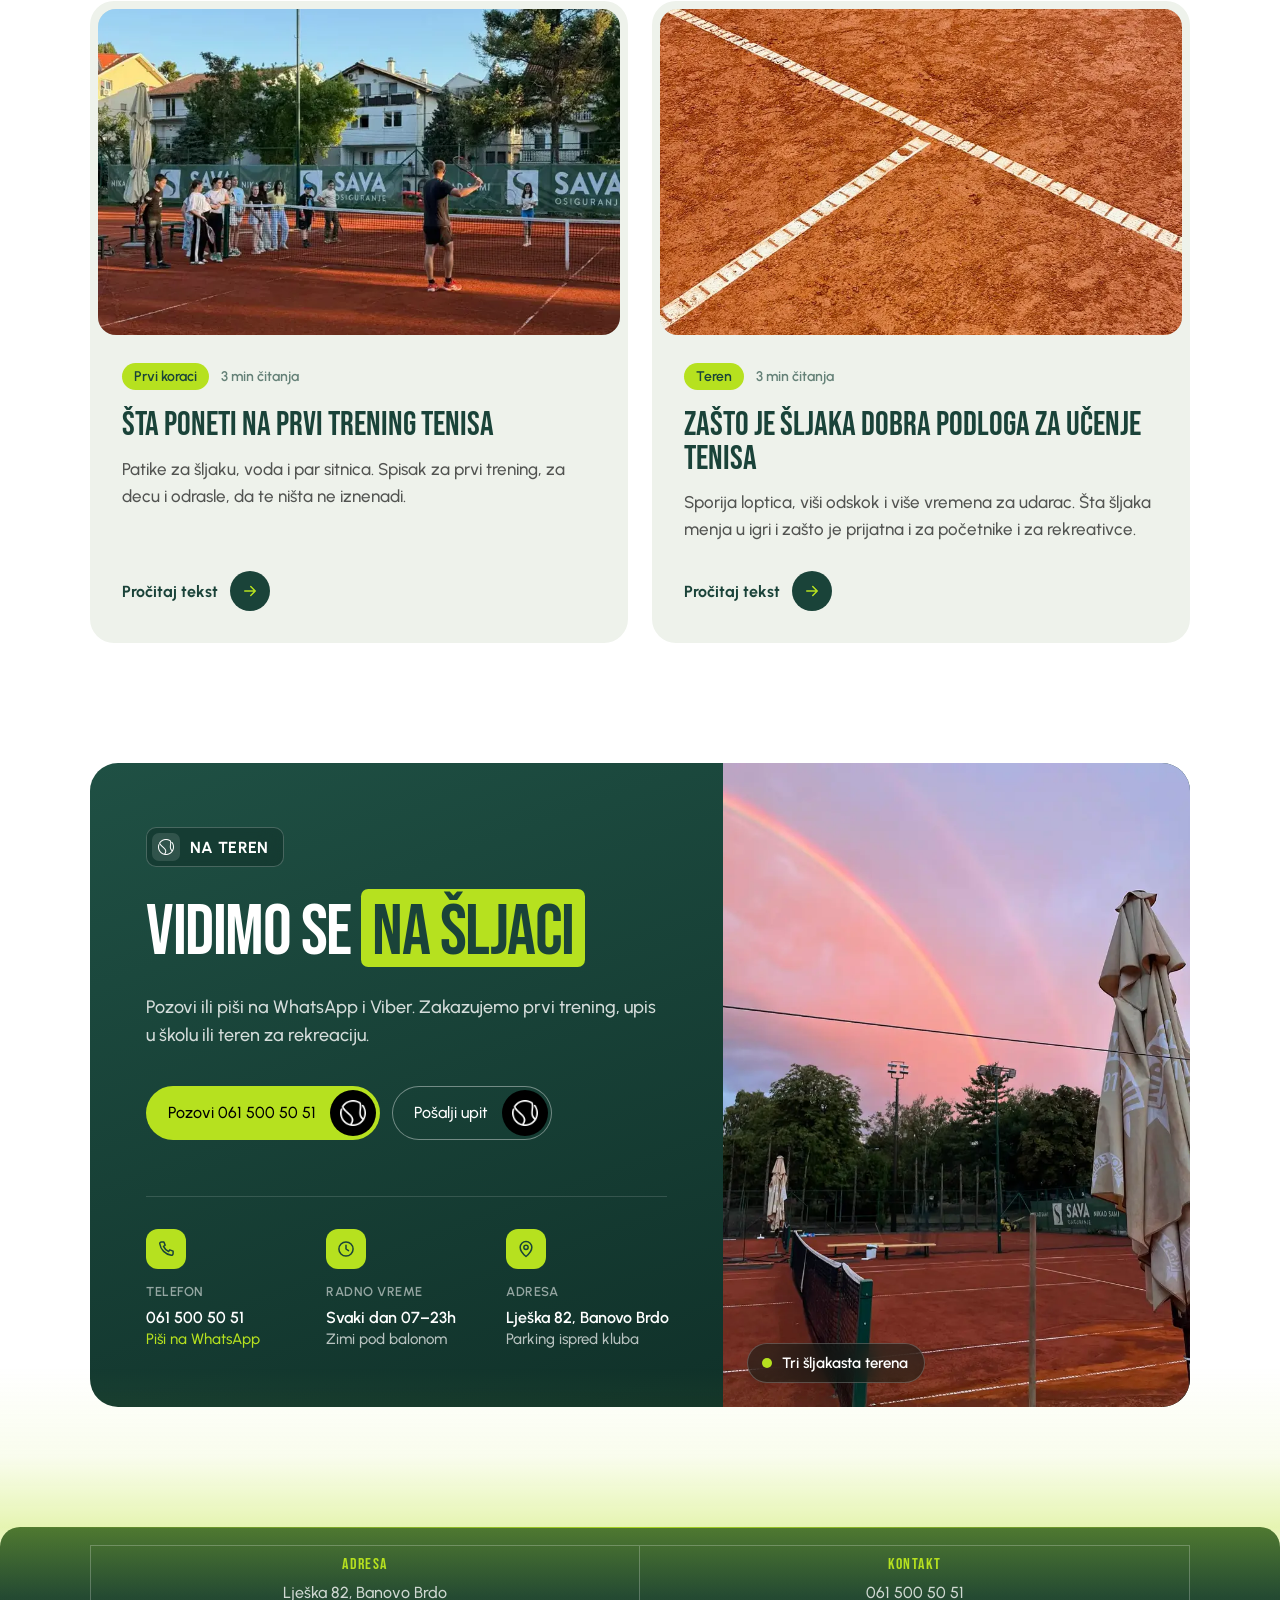
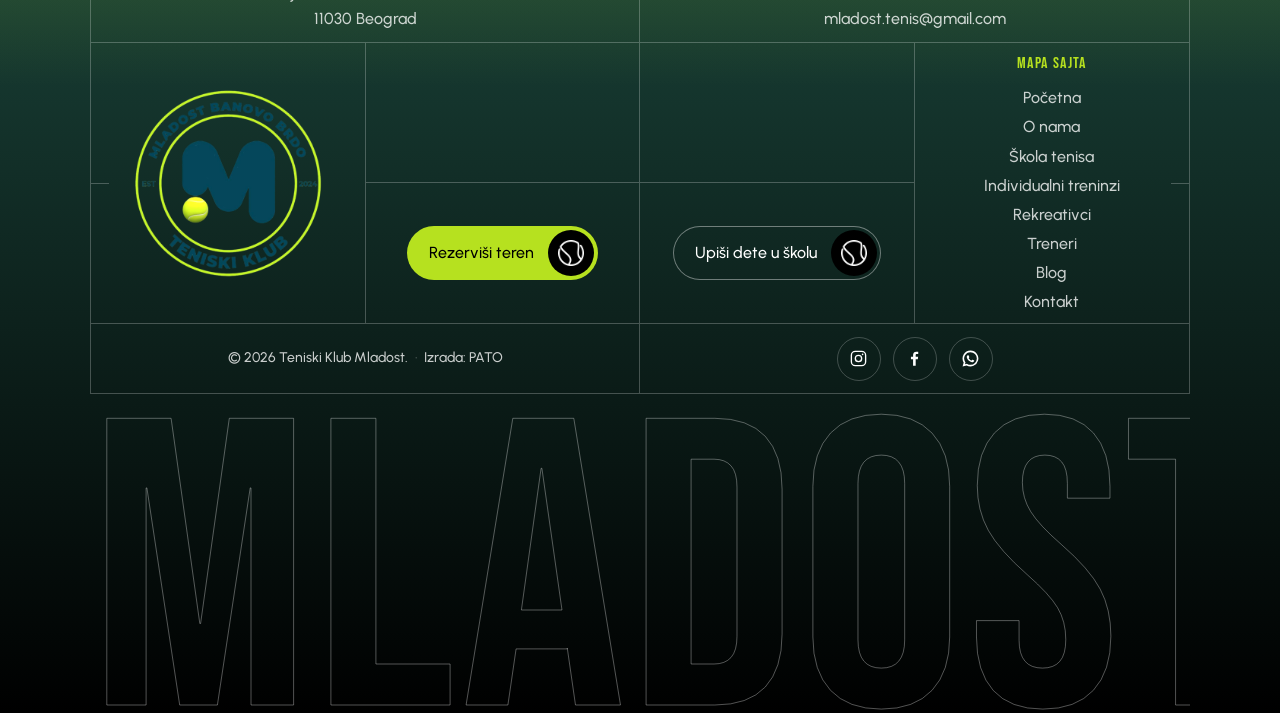
<file: blog-prvi-reket-za-dete.html>
<!DOCTYPE html>
<html lang="sr">
<head>
<meta charset="utf-8">
<meta name="viewport" content="width=device-width, initial-scale=1.0">
<title>Kako izabrati prvi reket za dete | Blog | Teniski Klub Mladost</title>
<meta name="description" content="Prevelik reket je najčešća greška. Kako da po visini deteta izabereš pravu dužinu i zašto deca uče sa sporijim lopticama.">
<link rel="icon" href="images/logo.png" type="image/png">

<!-- Fontovi sa originala: Bebas Neue za naslove, Urbanist za tekst.
     Oba imaju latin-ext subset, dakle č ć ž š đ rade. -->
<link rel="preconnect" href="https://fonts.googleapis.com">
<link rel="preconnect" href="https://fonts.gstatic.com" crossorigin>
<link href="https://fonts.googleapis.com/css2?family=Bebas+Neue&family=Urbanist:wght@400;500;700;900&display=swap" rel="stylesheet">

<!-- Lenis smooth scroll, ista biblioteka i iste postavke kao na tennislove.webflow.io.
     Fajlovi su lokalni, bez zavisnosti od CDN-a. -->
<link rel="stylesheet" href="vendor/lenis.css">

<link rel="stylesheet" href="styles.css?v=100">
</head>
<body>

<main>

  <!-- ================= NAVBAR =================
       Efekat preuzet sa qutenza.framer.website: plutajuca traka koja uleti
       odozgo, linija ispod linka raste na hover, hamburger se sklopi u X.
       Font i dugme su nasi. -->
  <nav class="nav" data-name="Navigation" aria-label="Glavna navigacija">
    <div class="nav__inner">

      <div class="nav__main">
        <div class="nav__row">
          <a class="nav__logo" href="index.html" aria-label="Teniski Klub Mladost, pocetna">
            <img src="images/logo.png" alt="" width="44" height="44" aria-hidden="true">
            <span class="nav__logo-text">Mladost</span>
          </a>

          <button class="nav__burger" type="button" id="nav-burger"
                  aria-label="Otvori meni" aria-expanded="false" aria-controls="nav-links">
            <span class="nav__burger-line nav__burger-line--top"></span>
            <span class="nav__burger-line nav__burger-line--bottom"></span>
          </button>
        </div>

        <div class="nav__links" id="nav-links">
          <a class="nav__link t-btn" href="index.html">Početna</a>
          <a class="nav__link t-btn" href="o-nama.html">O nama</a>
          <a class="nav__link t-btn" href="skola-tenisa.html">Škola tenisa</a>
          <a class="nav__link t-btn" href="individualni-treninzi.html">Individualni treninzi</a>
          <a class="nav__link t-btn" href="rekreativci.html">Rekreativci</a>
          <a class="nav__link t-btn" href="blog.html" aria-current="page">Blog</a>
          <a class="nav__link t-btn" href="galerija.html">Galerija</a>
          <a class="nav__link t-btn" href="kontakt.html">Kontakt</a>
        </div>
      </div>

      <div class="nav__cta">
        <a class="btn btn--ghost" href="rekreativci.html#rezervacija" data-name="Secondary">
          <span class="btn__label t-btn">Rezerviši teren</span>
          <span class="btn__icon" data-name="Button">
            <img src="images/loptica.png" alt="" width="18" height="18" aria-hidden="true">
          </span>
        </a>
      </div>

    </div>
  </nav>

  <!-- ================= CLANAK, HERO =================
       Tamni uvod sa kategorijom, naslovom i datumom; naslovna fotka
       zalazi u njega odozdo. -->
  <section class="chero" data-name="Clanak Hero">
    <div class="hero__grain" aria-hidden="true"></div>
    <div class="chero__inner">
      <a class="chero__nazad" href="blog.html"><span aria-hidden="true"><svg viewBox="0 0 24 24" fill="none" stroke="currentColor" stroke-width="2" stroke-linecap="round" stroke-linejoin="round" aria-hidden="true"><path d="M5 12h14M13 6l6 6-6 6"/></svg></span>Svi tekstovi</a>
      <p class="oznaka"><span class="oznaka__ikona"><img src="images/loptica.png" alt="" width="16" height="16"></span>Škola tenisa</p>
      <h1 class="veliki-naslov">Kako izabrati <mark class="veliki-naslov__akcenat">prvi reket</mark> za dete</h1>
      <p class="chero__meta">24. novembar 2026.<span aria-hidden="true"></span>3 min čitanja<span aria-hidden="true"></span>Teniski Klub Mladost</p>
    </div>
  </section>

  <article class="clanak">
    <figure class="clanak__slika">
      <img src="images/gal-15.webp" srcset="images/gal-15-m.webp 800w, images/gal-15.webp 1500w" sizes="(max-width: 1199px) 100vw, 1100px" alt="Stari drveni reketi na zidu klupske kuće" width="1500" height="2000" style="object-position: center 38%">
    </figure>
    <div class="clanak__raspored">
      <div class="clanak__telo">
<p>Kada dete krene na tenis, prvi reket je obično i prva dilema. U radnji ih ima mnogo, a najčešća greška je da se kupi reket za odrasle ili prevelik dečji, da potraje nekoliko godina. Takav reket je težak i dugačak, dete ga drži bliže glavi nego što treba i udarac se uči pogrešno.</p>

<h2>Dužina se bira po visini, ne po godinama</h2>
<p>Dečji reketi se označavaju dužinom u inčima. Godine su samo okvirne, jer su deca istog uzrasta različite visine. Za orijentaciju:</p>
<div class="clanak__tabela">
<table>
<thead><tr><th>Visina deteta</th><th>Dužina reketa</th><th>Okvirno uzrast</th></tr></thead>
<tbody>
<tr><td>do 100 cm</td><td>19 inča (48 cm)</td><td>do 4 godine</td></tr>
<tr><td>100 do 115 cm</td><td>21 inč (53 cm)</td><td>4 do 6 godina</td></tr>
<tr><td>115 do 135 cm</td><td>23 inča (58 cm)</td><td>6 do 8 godina</td></tr>
<tr><td>135 do 150 cm</td><td>25 inča (63 cm)</td><td>8 do 10 godina</td></tr>
<tr><td>preko 150 cm</td><td>26 inča (66 cm)</td><td>10 do 12 godina</td></tr>
</tbody>
</table>
</div>
<p>Reket za odrasle je dugačak 27 inča, odnosno oko 68 cm.</p>

<h2>Brza provera u radnji</h2>
<p>Neka dete stane uspravno, spusti ruku niz telo i uhvati reket za kraj drške, glavom nadole. Vrh reketa treba da bude tik iznad poda. Ako udara u pod, reket je predugačak. Ako je visoko iznad poda, dete može na sledeću veličinu.</p>
<p>Druga provera je težina: dete treba da može nekoliko sekundi da drži reket ispruženom rukom ispred sebe, bez ljuljanja.</p>

<h2>Drška ne sme da bude predebela</h2>
<p>Kad dete uhvati dršku, između vrhova prstiju i dlana treba da ostane mali razmak. Predebela drška zamara podlakticu i otežava menjanje hvata, a kod dečjih reketa je drška ionako tanja, pa je retko problem ako je dužina dobra.</p>

<h2>Zašto deca igraju sporijim lopticama</h2>
<p>Uz kraće rekete, deca na početku igraju lopticama sa manje pritiska. Sporija loptica odskače niže, u visini u kojoj dete može pravilno da udari, i duže ostaje u igri. Tehnika se tako uči kroz igru, a ne kroz jurenje lopte. Međunarodna teniska federacija je ovaj sistem uvela pod imenom Play and Stay.</p>
<ul>
<li><strong>Crvena</strong> loptica je najsporija, za najmlađe i kraći teren.</li>
<li><strong>Narandžasta</strong> je srednje brzine, za decu koja su savladala crvenu.</li>
<li><strong>Zelena</strong> je skoro kao prava, oko četvrtinu sporija.</li>
<li><strong>Žuta</strong> je obična loptica, kao kod odraslih.</li>
</ul>

<h2>Ne kupuj na rast</h2>
<p>Reket koji je danas malo prevelik deluje kao dobra investicija, ali dete će sa njim učiti pogrešne pokrete. Dečji reketi su jeftiniji od odraslih i lako se prodaju ili prepuštaju mlađoj braći i sestrama. Bolje je promeniti reket posle godinu ili dve nego godinama ispravljati udarac.</p>

<h2>Pre kupovine, pitaj trenera</h2>
<p>Ako tek upisuješ dete u <a href="skola-tenisa.html">školu tenisa</a>, sačekaj prvi trening pre kupovine. Trener će videti visinu, snagu i način na koji dete drži reket i reći koja veličina mu odgovara.</p>
      </div>
      <aside class="clanak__ukratko" aria-label="Ukratko">
        <p class="clanak__ukratko-naslov">Ukratko</p>
        <ul>
          <li>Dužinu reketa biraj po visini deteta, ne po godinama.</li>
          <li>Vrh reketa uz spuštenu ruku treba da bude tik iznad poda.</li>
          <li>Deca uče sa sporijim lopticama: crvena, narandžasta, zelena, pa žuta.</li>
          <li>Ne kupuj reket na rast; prevelik reket kvari udarac.</li>
        </ul>
      </aside>
    </div>
  </article>

  <!-- ================= JOS SA BLOGA ================= -->
  <section class="blog blog--jos">
    <div class="blog__okvir">
      <div class="blog__glava">
        <p class="oznaka"><span class="oznaka__ikona"><img src="images/loptica.png" alt="" width="16" height="16"></span>Još sa bloga</p>
        <a class="blog__svi" href="blog.html">Svi tekstovi<span class="blog__strelica"><svg viewBox="0 0 24 24" fill="none" stroke="currentColor" stroke-width="2" stroke-linecap="round" stroke-linejoin="round" aria-hidden="true"><path d="M5 12h14M13 6l6 6-6 6"/></svg></span></a>
      </div>
      <div class="blog__mreza">
        <article class="blog__k">
          <a class="blog__link" href="blog-sta-poneti-na-prvi-trening.html">
            <div class="blog__foto">
              <img src="images/gal-13-m.webp" srcset="images/gal-13-m.webp 800w, images/gal-13.webp 1170w" sizes="(max-width: 767px) 100vw, 45vw" alt="Trener objašnjava vežbu grupi na terenu" width="1170" height="1170" loading="lazy" style="object-position: center 45%">
            </div>
            <div class="blog__tekst">
              <p class="blog__meta"><span>Prvi koraci</span>3 min čitanja</p>
              <h3 class="blog__naslov">Šta poneti na prvi trening tenisa</h3>
              <p class="blog__izvod">Patike za šljaku, voda i par sitnica. Spisak za prvi trening, za decu i odrasle, da te ništa ne iznenadi.</p>
              <span class="blog__dalje">Pročitaj tekst<span class="blog__strelica"><svg viewBox="0 0 24 24" fill="none" stroke="currentColor" stroke-width="2" stroke-linecap="round" stroke-linejoin="round" aria-hidden="true"><path d="M5 12h14M13 6l6 6-6 6"/></svg></span></span>
            </div>
          </a>
        </article>
        <article class="blog__k">
          <a class="blog__link" href="blog-zasto-sljaka.html">
            <div class="blog__foto">
              <img src="images/gal-06-m.webp" srcset="images/gal-06-m.webp 800w, images/gal-06.webp 1405w" sizes="(max-width: 767px) 100vw, 45vw" alt="Bele linije na šljaci izbliza" width="1405" height="1974" loading="lazy" style="object-position: center 40%">
            </div>
            <div class="blog__tekst">
              <p class="blog__meta"><span>Teren</span>3 min čitanja</p>
              <h3 class="blog__naslov">Zašto je šljaka dobra podloga za učenje tenisa</h3>
              <p class="blog__izvod">Sporija loptica, viši odskok i više vremena za udarac. Šta šljaka menja u igri i zašto je prijatna i za početnike i za rekreativce.</p>
              <span class="blog__dalje">Pročitaj tekst<span class="blog__strelica"><svg viewBox="0 0 24 24" fill="none" stroke="currentColor" stroke-width="2" stroke-linecap="round" stroke-linejoin="round" aria-hidden="true"><path d="M5 12h14M13 6l6 6-6 6"/></svg></span></span>
            </div>
          </a>
        </article>
      </div>
    </div>
  </section>

  <!-- ================= ZAVRSNI POZIV =================
       Posle bloga: prvi trening ili teren.
       Ista sekcija na Skoli tenisa i Individualnim treninzima: tamna
       kartica (kao traka Kondicioni treninzi), tekst i dugmad levo, tri
       podatka ispod (telefon, radno vreme, adresa), fotka desno sa tamnom
       staklenom oznakom. Bez cene, trajanja i probnog treninga dok klijent
       ne potvrdi. -->
  <section class="poziv" id="poziv">
    <div class="poziv__okvir">

      <div class="poziv__tekst">
        <p class="oznaka"><span class="oznaka__ikona"><img src="images/loptica.png" alt="" width="16" height="16"></span>Na teren</p>
        <h2 class="veliki-naslov">Vidimo se <mark class="veliki-naslov__akcenat">na šljaci</mark></h2>
        <p class="poziv__uvod">Pozovi ili piši na WhatsApp i Viber. Zakazujemo prvi trening, upis u školu ili teren za rekreaciju.</p>
        <div class="poziv__dugmad">
          <a class="btn" href="tel:+381615005051">
            <span class="btn__label t-btn">Pozovi 061 500 50 51</span>
            <span class="btn__icon"><img src="images/loptica.png" alt="" width="18" height="18" aria-hidden="true"></span>
          </a>
          <a class="btn btn--ghost" href="kontakt.html">
            <span class="btn__label t-btn">Pošalji upit</span>
            <span class="btn__icon"><img src="images/loptica.png" alt="" width="18" height="18" aria-hidden="true"></span>
          </a>
        </div>

        <ul class="poziv__podaci">
          <li>
            <span class="poziv__ik"><svg viewBox="0 0 24 24" fill="none" stroke="currentColor" stroke-width="1.8" stroke-linecap="round" stroke-linejoin="round" aria-hidden="true"><path d="M6.5 3.5h3l1.5 4-2 1.4a12 12 0 0 0 6.1 6.1l1.4-2 4 1.5v3a2 2 0 0 1-2.2 2A16.5 16.5 0 0 1 4.5 5.7a2 2 0 0 1 2-2.2z"/></svg></span>
            <span>
              <span class="poziv__lab">Telefon</span>
              <a href="tel:+381615005051">061 500 50 51</a>
              <a class="poziv__sitno" href="https://wa.me/381615005051" target="_blank" rel="noopener">Piši na WhatsApp</a>
            </span>
          </li>
          <li>
            <span class="poziv__ik"><svg viewBox="0 0 24 24" fill="none" stroke="currentColor" stroke-width="1.8" stroke-linecap="round" stroke-linejoin="round" aria-hidden="true"><circle cx="12" cy="12" r="8.5"/><path d="M12 7.5V12l3 2"/></svg></span>
            <span>
              <span class="poziv__lab">Radno vreme</span>
              Svaki dan 07–23h
              <span class="poziv__sitno">Zimi pod balonom</span>
            </span>
          </li>
          <li>
            <span class="poziv__ik"><svg viewBox="0 0 24 24" fill="none" stroke="currentColor" stroke-width="1.8" stroke-linecap="round" stroke-linejoin="round" aria-hidden="true"><path d="M12 21s7-5.6 7-11a7 7 0 1 0-14 0c0 5.4 7 11 7 11z"/><circle cx="12" cy="10" r="2.6"/></svg></span>
            <span>
              <span class="poziv__lab">Adresa</span>
              <a href="https://www.google.com/maps?q=Lje%C5%A1ka+82,+Banovo+Brdo,+Beograd" target="_blank" rel="noopener">Lješka 82, Banovo Brdo</a>
              <span class="poziv__sitno">Parking ispred kluba</span>
            </span>
          </li>
        </ul>
      </div>

      <figure class="poziv__foto">
        <img src="images/gal-31.webp" srcset="images/gal-31-m.webp 800w, images/gal-31.webp 1536w" sizes="(max-width: 1199px) 100vw, 45vw" alt="Tereni kluba u sumrak, duga iznad terena" width="1536" height="2048" loading="lazy">
        <figcaption class="poziv__tag"><span aria-hidden="true"></span>Tri šljakasta terena</figcaption>
      </figure>

    </div>
  </section>

</main>

<!-- ================= FOOTER, raspored po teniskom terenu ================= -->
<footer class="footer">
  <div class="footer__inner">

    <div class="court">
      <div class="court__frame" aria-hidden="true"></div>
      <div class="court__net" aria-hidden="true"></div>
      <div class="court__center" aria-hidden="true"></div>

      <!-- gornji koridor, levo -->
      <div class="court__cell court__cell--contact-l">
        <p class="court__label">Adresa</p>
        <address class="court__text">Lješka 82, Banovo Brdo<br>11030 Beograd</address>
      </div>

      <!-- gornji koridor, desno -->
      <div class="court__cell court__cell--contact-r">
        <p class="court__label">Kontakt</p>
        <p class="court__text">
          <a href="tel:+381615005051">061 500 50 51</a><br>
          <a href="mailto:mladost.tenis@gmail.com">mladost.tenis@gmail.com</a>
        </p>
      </div>

      <!-- levo zadnje polje, logo -->
      <div class="court__cell court__cell--logo">
        <img src="images/logo.png" alt="Grb Teniskog kluba Mladost Banovo Brdo" width="190" height="190">
      </div>

      <!-- gornja servis polja, prazna po maketi -->
      <div class="court__cell court__cell--void-a" aria-hidden="true"></div>
      <div class="court__cell court__cell--void-b" aria-hidden="true"></div>

      <!-- donja servis polja, dugmad -->
      <div class="court__cell court__cell--btn-a">
        <a class="btn" href="rekreativci.html#rezervacija">
          <span class="btn__label t-btn">Rezerviši teren</span>
          <span class="btn__icon">
            <img src="images/loptica.png" alt="" width="18" height="18" aria-hidden="true">
          </span>
        </a>
      </div>

      <div class="court__cell court__cell--btn-b">
        <a class="btn btn--ghost" href="skola-tenisa.html">
          <span class="btn__label t-btn">Upiši dete u školu</span>
          <span class="btn__icon">
            <img src="images/loptica.png" alt="" width="18" height="18" aria-hidden="true">
          </span>
        </a>
      </div>

      <!-- desno zadnje polje, site map -->
      <nav class="court__cell court__cell--sitemap" aria-label="Mapa sajta">
        <p class="court__label">Mapa sajta</p>
        <ul class="sitemap">
          <li><a href="index.html">Početna</a></li>
          <li><a href="o-nama.html">O nama</a></li>
          <li><a href="skola-tenisa.html">Škola tenisa</a></li>
          <li><a href="individualni-treninzi.html">Individualni treninzi</a></li>
          <li><a href="rekreativci.html">Rekreativci</a></li>
          <li><a href="treneri.html">Treneri</a></li>
          <li><a href="blog.html">Blog</a></li>
          <li><a href="kontakt.html">Kontakt</a></li>
        </ul>
      </nav>

      <!-- donji koridor, levo -->
      <div class="court__cell court__cell--copy">
        <p class="court__text court__text--small">
          &copy; 2026 Teniski Klub Mladost.
          <span class="court__sep">·</span>
          Izrada: <a href="https://www.patoadcreatives.com/sr" target="_blank" rel="noopener">PATO</a>
        </p>
      </div>

      <!-- donji koridor, desno -->
      <div class="court__cell court__cell--social">
        <ul class="socials">
          <li>
            <a href="https://www.instagram.com/teniskiklub.mladost/" target="_blank" rel="noopener" aria-label="Instagram">
              <svg viewBox="0 0 24 24" fill="none" stroke="currentColor" stroke-width="1.7" aria-hidden="true"><rect x="3" y="3" width="18" height="18" rx="5"/><circle cx="12" cy="12" r="4"/><circle cx="17.2" cy="6.8" r="1" fill="currentColor" stroke="none"/></svg>
            </a>
          </li>
          <li>
            <a href="https://www.facebook.com/people/Teniski-Klub-Mladost/61586981363101/" target="_blank" rel="noopener" aria-label="Facebook">
              <svg viewBox="0 0 24 24" fill="currentColor" aria-hidden="true"><path d="M13.5 21v-8h2.7l.4-3.1h-3.1V7.9c0-.9.25-1.5 1.55-1.5H16.7V3.6c-.3 0-1.3-.1-2.45-.1-2.4 0-4.05 1.5-4.05 4.2v2.2H7.5V13h2.7v8z"/></svg>
            </a>
          </li>
          <li>
            <a href="https://wa.me/381615005051" target="_blank" rel="noopener" aria-label="WhatsApp">
              <svg viewBox="0 0 24 24" fill="currentColor" aria-hidden="true"><path d="M12 2a10 10 0 0 0-8.6 15.1L2 22l5-1.3A10 10 0 1 0 12 2m0 2a8 8 0 0 1 0 16 8 8 0 0 1-4.1-1.1l-.3-.2-2.6.7.7-2.5-.2-.3A8 8 0 0 1 12 4m-3.2 4c-.2 0-.5.1-.7.3-.3.3-.8.8-.8 1.9s.8 2.2.9 2.4c.1.2 1.6 2.6 4 3.5 1.9.7 2.3.6 2.7.6.5 0 1.4-.5 1.6-1.1.2-.6.2-1 .1-1.1l-.5-.3-1.4-.7c-.2-.1-.4-.1-.5.1l-.7.9c-.1.2-.3.2-.5.1-.2-.1-1-.4-1.9-1.2-.7-.6-1.2-1.4-1.3-1.6-.1-.2 0-.4.1-.5l.4-.5.2-.4v-.4l-.7-1.6c-.2-.4-.4-.4-.5-.4z"/></svg>
            </a>
          </li>
        </ul>
      </div>

    </div>

    <!-- veliki natpis ispod terena, presecen dnom -->
    <div class="footer__wordmark" aria-hidden="true"><span>MLADOST</span></div>

  </div>
</footer>

<script src="vendor/lenis.min.js"></script>
<script src="main.js?v=50"></script>
</body>
</html>
</file>
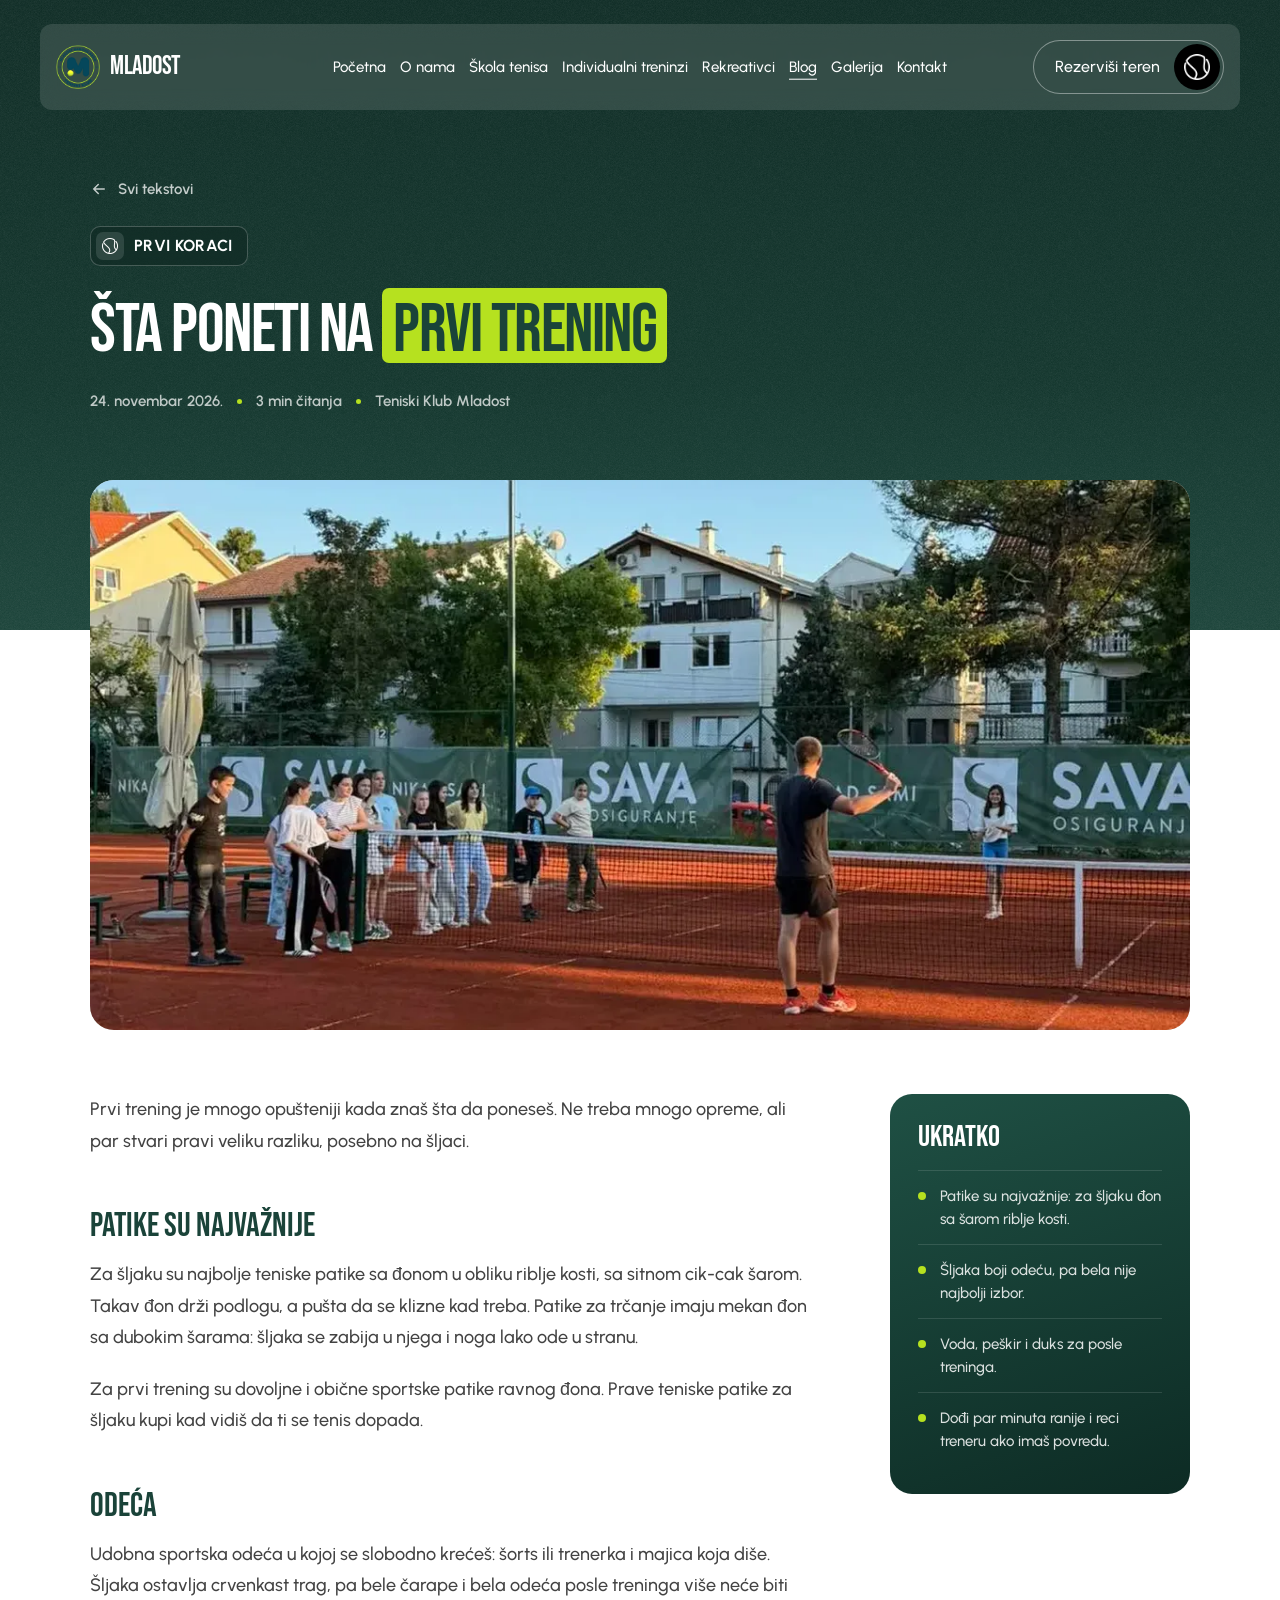
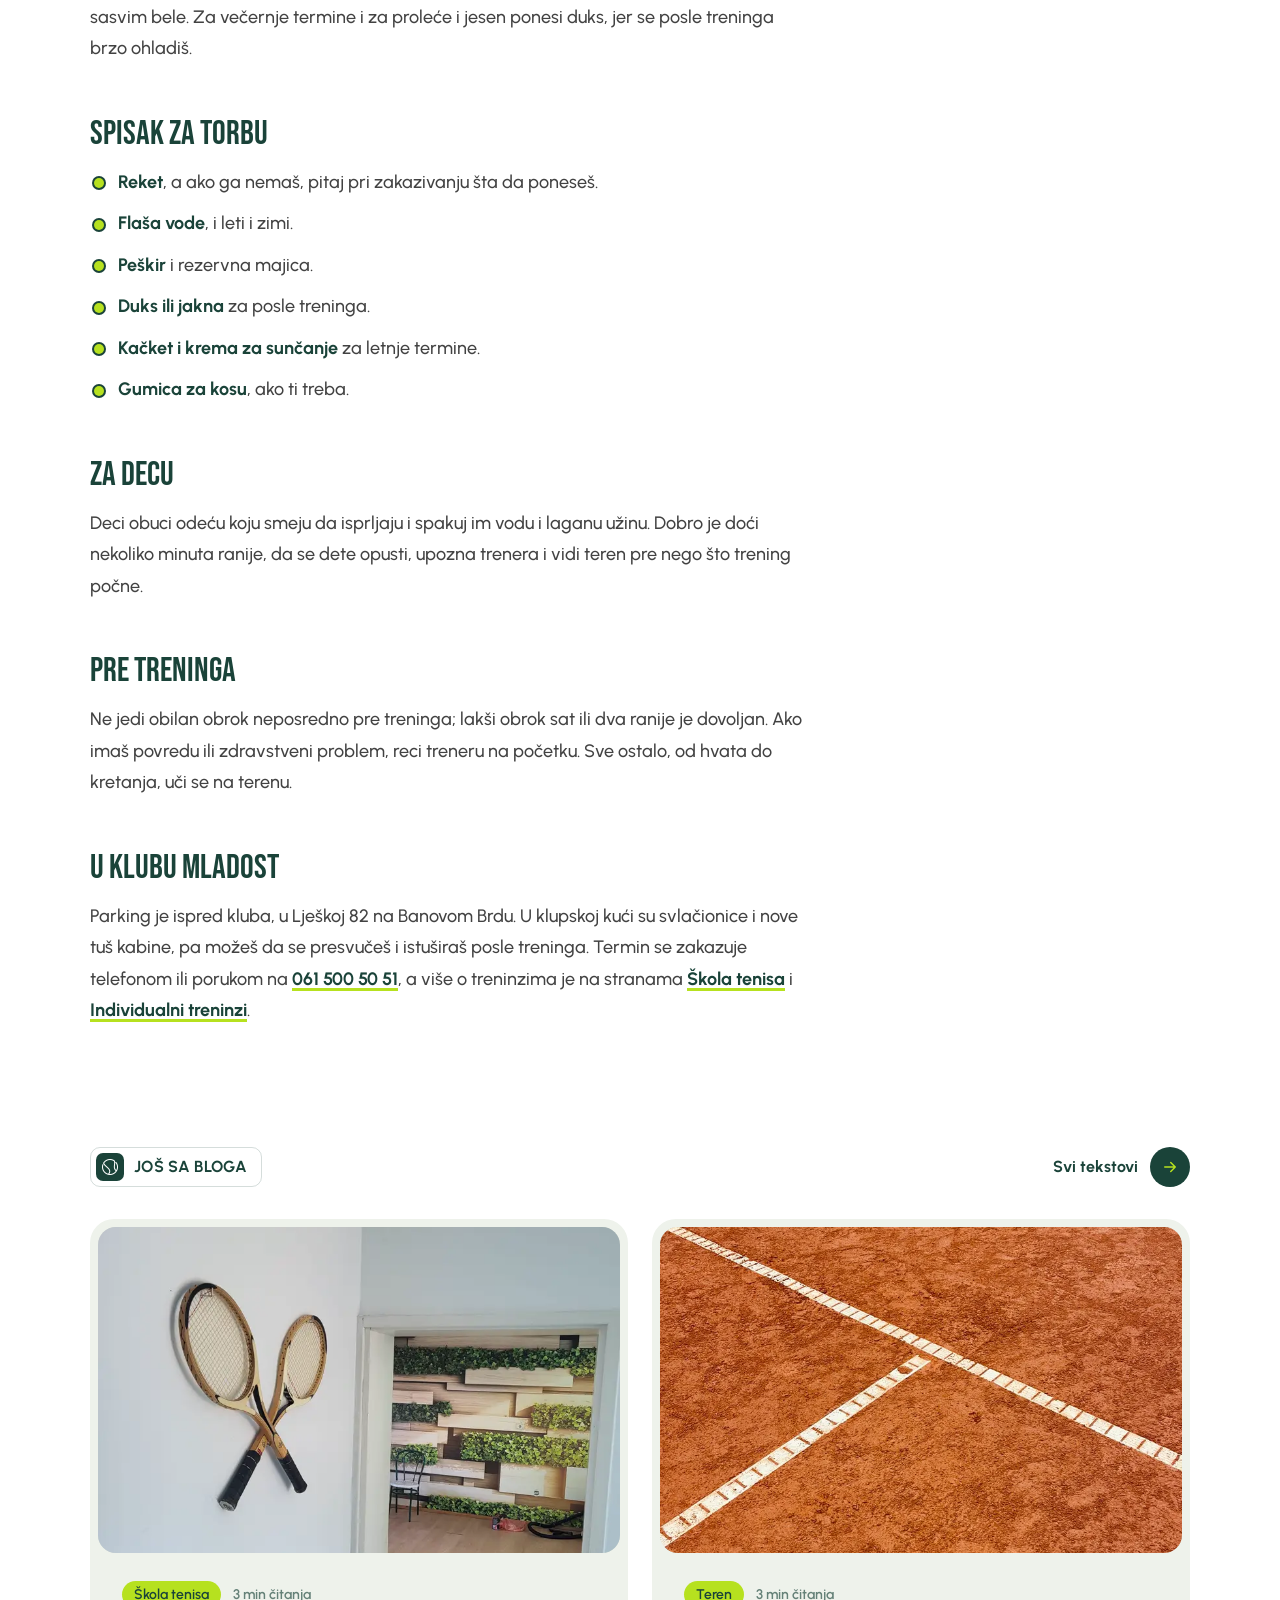
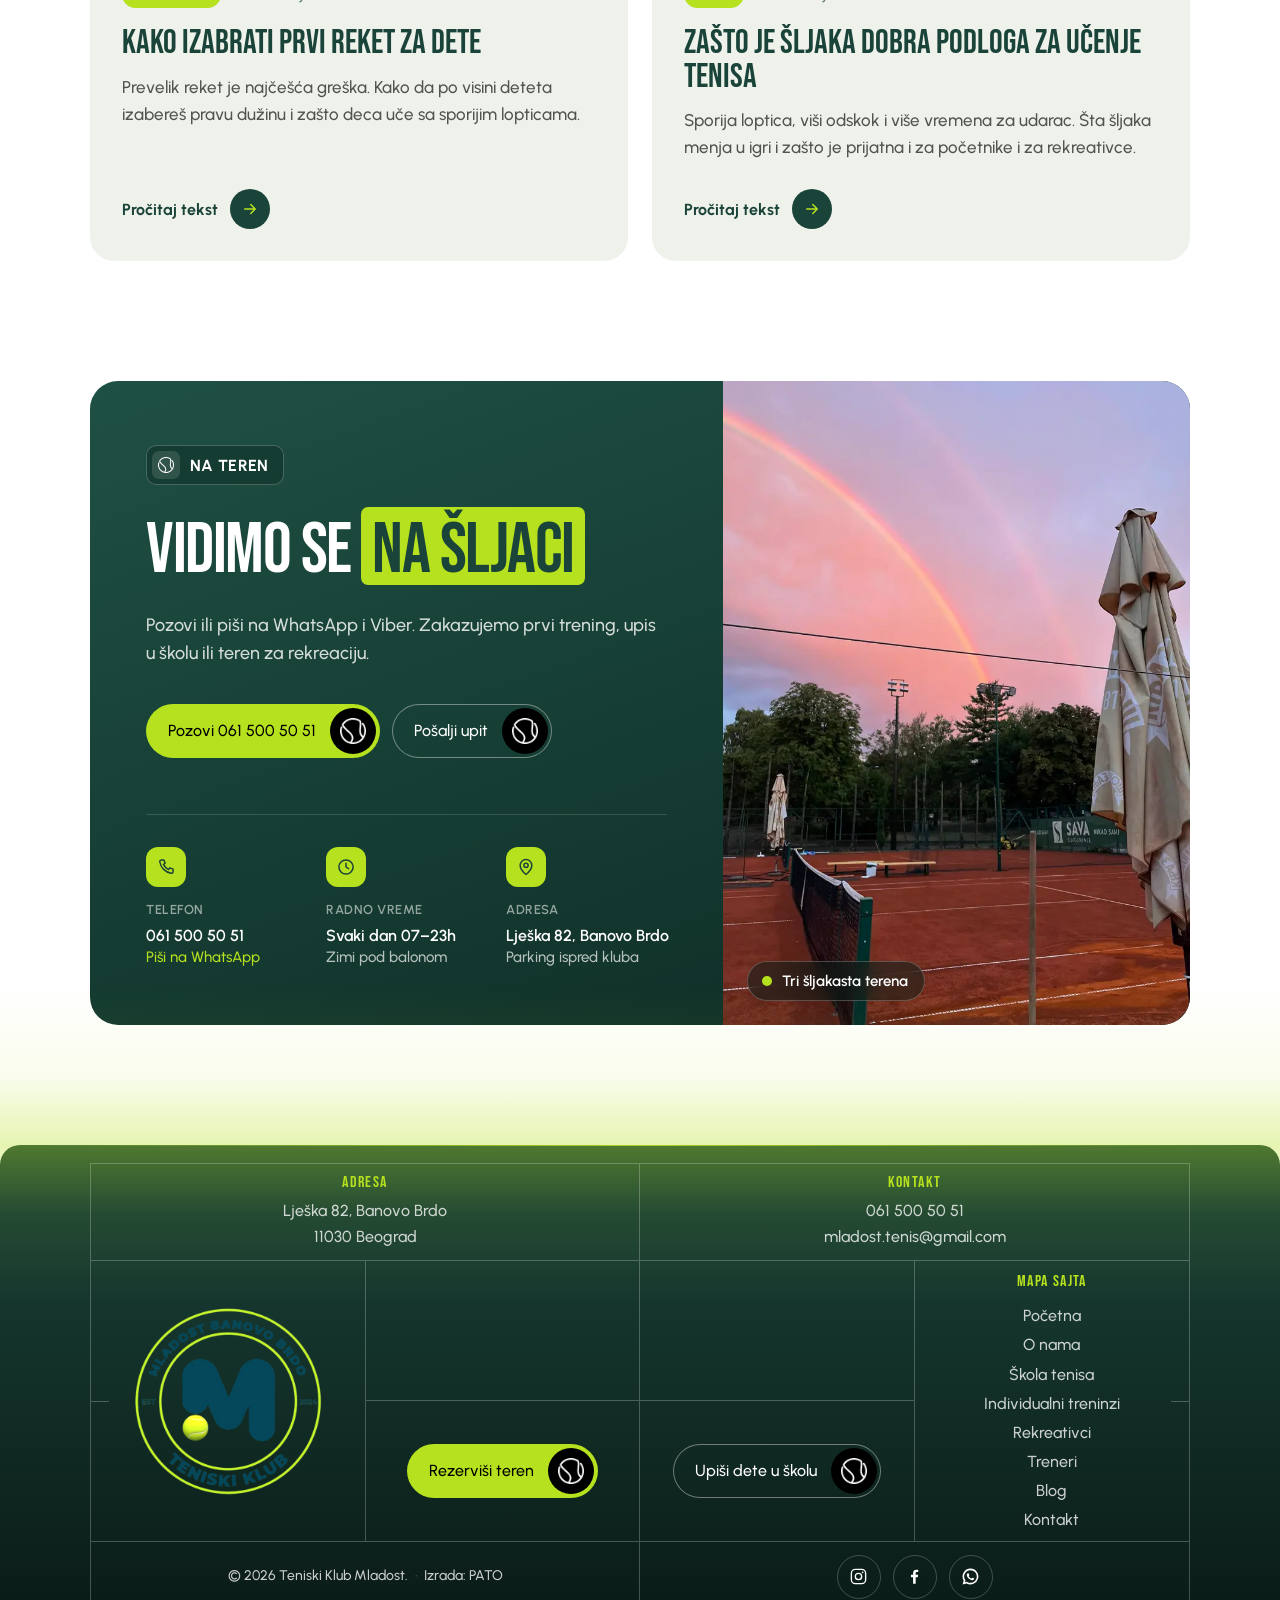
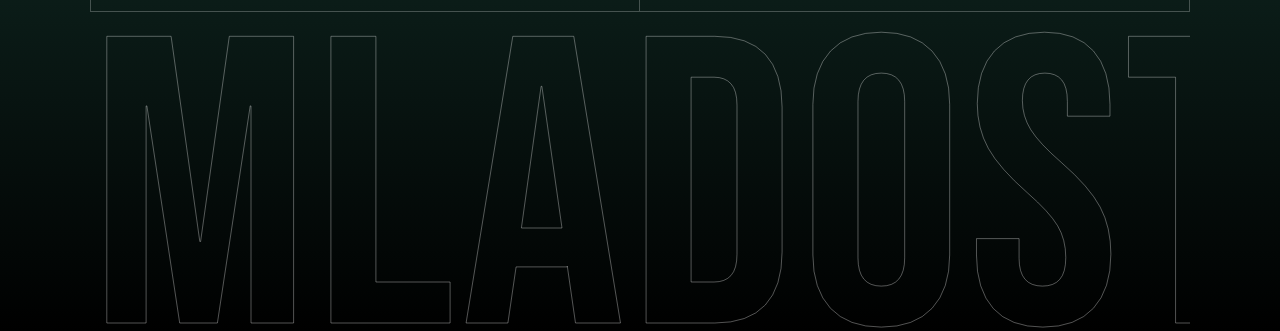
<file: blog-sta-poneti-na-prvi-trening.html>
<!DOCTYPE html>
<html lang="sr">
<head>
<meta charset="utf-8">
<meta name="viewport" content="width=device-width, initial-scale=1.0">
<title>Šta poneti na prvi trening tenisa | Blog | Teniski Klub Mladost</title>
<meta name="description" content="Patike za šljaku, voda i par sitnica. Spisak za prvi trening, za decu i odrasle, da te ništa ne iznenadi.">
<link rel="icon" href="images/logo.png" type="image/png">

<!-- Fontovi sa originala: Bebas Neue za naslove, Urbanist za tekst.
     Oba imaju latin-ext subset, dakle č ć ž š đ rade. -->
<link rel="preconnect" href="https://fonts.googleapis.com">
<link rel="preconnect" href="https://fonts.gstatic.com" crossorigin>
<link href="https://fonts.googleapis.com/css2?family=Bebas+Neue&family=Urbanist:wght@400;500;700;900&display=swap" rel="stylesheet">

<!-- Lenis smooth scroll, ista biblioteka i iste postavke kao na tennislove.webflow.io.
     Fajlovi su lokalni, bez zavisnosti od CDN-a. -->
<link rel="stylesheet" href="vendor/lenis.css">

<link rel="stylesheet" href="styles.css?v=100">
</head>
<body>

<main>

  <!-- ================= NAVBAR =================
       Efekat preuzet sa qutenza.framer.website: plutajuca traka koja uleti
       odozgo, linija ispod linka raste na hover, hamburger se sklopi u X.
       Font i dugme su nasi. -->
  <nav class="nav" data-name="Navigation" aria-label="Glavna navigacija">
    <div class="nav__inner">

      <div class="nav__main">
        <div class="nav__row">
          <a class="nav__logo" href="index.html" aria-label="Teniski Klub Mladost, pocetna">
            <img src="images/logo.png" alt="" width="44" height="44" aria-hidden="true">
            <span class="nav__logo-text">Mladost</span>
          </a>

          <button class="nav__burger" type="button" id="nav-burger"
                  aria-label="Otvori meni" aria-expanded="false" aria-controls="nav-links">
            <span class="nav__burger-line nav__burger-line--top"></span>
            <span class="nav__burger-line nav__burger-line--bottom"></span>
          </button>
        </div>

        <div class="nav__links" id="nav-links">
          <a class="nav__link t-btn" href="index.html">Početna</a>
          <a class="nav__link t-btn" href="o-nama.html">O nama</a>
          <a class="nav__link t-btn" href="skola-tenisa.html">Škola tenisa</a>
          <a class="nav__link t-btn" href="individualni-treninzi.html">Individualni treninzi</a>
          <a class="nav__link t-btn" href="rekreativci.html">Rekreativci</a>
          <a class="nav__link t-btn" href="blog.html" aria-current="page">Blog</a>
          <a class="nav__link t-btn" href="galerija.html">Galerija</a>
          <a class="nav__link t-btn" href="kontakt.html">Kontakt</a>
        </div>
      </div>

      <div class="nav__cta">
        <a class="btn btn--ghost" href="rekreativci.html#rezervacija" data-name="Secondary">
          <span class="btn__label t-btn">Rezerviši teren</span>
          <span class="btn__icon" data-name="Button">
            <img src="images/loptica.png" alt="" width="18" height="18" aria-hidden="true">
          </span>
        </a>
      </div>

    </div>
  </nav>

  <!-- ================= CLANAK, HERO =================
       Tamni uvod sa kategorijom, naslovom i datumom; naslovna fotka
       zalazi u njega odozdo. -->
  <section class="chero" data-name="Clanak Hero">
    <div class="hero__grain" aria-hidden="true"></div>
    <div class="chero__inner">
      <a class="chero__nazad" href="blog.html"><span aria-hidden="true"><svg viewBox="0 0 24 24" fill="none" stroke="currentColor" stroke-width="2" stroke-linecap="round" stroke-linejoin="round" aria-hidden="true"><path d="M5 12h14M13 6l6 6-6 6"/></svg></span>Svi tekstovi</a>
      <p class="oznaka"><span class="oznaka__ikona"><img src="images/loptica.png" alt="" width="16" height="16"></span>Prvi koraci</p>
      <h1 class="veliki-naslov">Šta poneti na <mark class="veliki-naslov__akcenat">prvi trening</mark></h1>
      <p class="chero__meta">24. novembar 2026.<span aria-hidden="true"></span>3 min čitanja<span aria-hidden="true"></span>Teniski Klub Mladost</p>
    </div>
  </section>

  <article class="clanak">
    <figure class="clanak__slika">
      <img src="images/gal-13.webp" srcset="images/gal-13-m.webp 800w, images/gal-13.webp 1170w" sizes="(max-width: 1199px) 100vw, 1100px" alt="Trener objašnjava vežbu grupi na terenu" width="1170" height="1170" style="object-position: center 45%">
    </figure>
    <div class="clanak__raspored">
      <div class="clanak__telo">
<p>Prvi trening je mnogo opušteniji kada znaš šta da poneseš. Ne treba mnogo opreme, ali par stvari pravi veliku razliku, posebno na šljaci.</p>

<h2>Patike su najvažnije</h2>
<p>Za šljaku su najbolje teniske patike sa đonom u obliku riblje kosti, sa sitnom cik-cak šarom. Takav đon drži podlogu, a pušta da se klizne kad treba. Patike za trčanje imaju mekan đon sa dubokim šarama: šljaka se zabija u njega i noga lako ode u stranu.</p>
<p>Za prvi trening su dovoljne i obične sportske patike ravnog đona. Prave teniske patike za šljaku kupi kad vidiš da ti se tenis dopada.</p>

<h2>Odeća</h2>
<p>Udobna sportska odeća u kojoj se slobodno krećeš: šorts ili trenerka i majica koja diše. Šljaka ostavlja crvenkast trag, pa bele čarape i bela odeća posle treninga više neće biti sasvim bele. Za večernje termine i za proleće i jesen ponesi duks, jer se posle treninga brzo ohladiš.</p>

<h2>Spisak za torbu</h2>
<ul>
<li><strong>Reket</strong>, a ako ga nemaš, pitaj pri zakazivanju šta da poneseš.</li>
<li><strong>Flaša vode</strong>, i leti i zimi.</li>
<li><strong>Peškir</strong> i rezervna majica.</li>
<li><strong>Duks ili jakna</strong> za posle treninga.</li>
<li><strong>Kačket i krema za sunčanje</strong> za letnje termine.</li>
<li><strong>Gumica za kosu</strong>, ako ti treba.</li>
</ul>

<h2>Za decu</h2>
<p>Deci obuci odeću koju smeju da isprljaju i spakuj im vodu i laganu užinu. Dobro je doći nekoliko minuta ranije, da se dete opusti, upozna trenera i vidi teren pre nego što trening počne.</p>

<h2>Pre treninga</h2>
<p>Ne jedi obilan obrok neposredno pre treninga; lakši obrok sat ili dva ranije je dovoljan. Ako imaš povredu ili zdravstveni problem, reci treneru na početku. Sve ostalo, od hvata do kretanja, uči se na terenu.</p>

<h2>U klubu Mladost</h2>
<p>Parking je ispred kluba, u Lješkoj 82 na Banovom Brdu. U klupskoj kući su svlačionice i nove tuš kabine, pa možeš da se presvučeš i istuširaš posle treninga. Termin se zakazuje telefonom ili porukom na <a href="tel:+381615005051">061 500 50 51</a>, a više o treninzima je na stranama <a href="skola-tenisa.html">Škola tenisa</a> i <a href="individualni-treninzi.html">Individualni treninzi</a>.</p>
      </div>
      <aside class="clanak__ukratko" aria-label="Ukratko">
        <p class="clanak__ukratko-naslov">Ukratko</p>
        <ul>
          <li>Patike su najvažnije: za šljaku đon sa šarom riblje kosti.</li>
          <li>Šljaka boji odeću, pa bela nije najbolji izbor.</li>
          <li>Voda, peškir i duks za posle treninga.</li>
          <li>Dođi par minuta ranije i reci treneru ako imaš povredu.</li>
        </ul>
      </aside>
    </div>
  </article>

  <!-- ================= JOS SA BLOGA ================= -->
  <section class="blog blog--jos">
    <div class="blog__okvir">
      <div class="blog__glava">
        <p class="oznaka"><span class="oznaka__ikona"><img src="images/loptica.png" alt="" width="16" height="16"></span>Još sa bloga</p>
        <a class="blog__svi" href="blog.html">Svi tekstovi<span class="blog__strelica"><svg viewBox="0 0 24 24" fill="none" stroke="currentColor" stroke-width="2" stroke-linecap="round" stroke-linejoin="round" aria-hidden="true"><path d="M5 12h14M13 6l6 6-6 6"/></svg></span></a>
      </div>
      <div class="blog__mreza">
        <article class="blog__k">
          <a class="blog__link" href="blog-prvi-reket-za-dete.html">
            <div class="blog__foto">
              <img src="images/gal-15-m.webp" srcset="images/gal-15-m.webp 800w, images/gal-15.webp 1500w" sizes="(max-width: 767px) 100vw, 45vw" alt="Stari drveni reketi na zidu klupske kuće" width="1500" height="2000" loading="lazy" style="object-position: center 38%">
            </div>
            <div class="blog__tekst">
              <p class="blog__meta"><span>Škola tenisa</span>3 min čitanja</p>
              <h3 class="blog__naslov">Kako izabrati prvi reket za dete</h3>
              <p class="blog__izvod">Prevelik reket je najčešća greška. Kako da po visini deteta izabereš pravu dužinu i zašto deca uče sa sporijim lopticama.</p>
              <span class="blog__dalje">Pročitaj tekst<span class="blog__strelica"><svg viewBox="0 0 24 24" fill="none" stroke="currentColor" stroke-width="2" stroke-linecap="round" stroke-linejoin="round" aria-hidden="true"><path d="M5 12h14M13 6l6 6-6 6"/></svg></span></span>
            </div>
          </a>
        </article>
        <article class="blog__k">
          <a class="blog__link" href="blog-zasto-sljaka.html">
            <div class="blog__foto">
              <img src="images/gal-06-m.webp" srcset="images/gal-06-m.webp 800w, images/gal-06.webp 1405w" sizes="(max-width: 767px) 100vw, 45vw" alt="Bele linije na šljaci izbliza" width="1405" height="1974" loading="lazy" style="object-position: center 40%">
            </div>
            <div class="blog__tekst">
              <p class="blog__meta"><span>Teren</span>3 min čitanja</p>
              <h3 class="blog__naslov">Zašto je šljaka dobra podloga za učenje tenisa</h3>
              <p class="blog__izvod">Sporija loptica, viši odskok i više vremena za udarac. Šta šljaka menja u igri i zašto je prijatna i za početnike i za rekreativce.</p>
              <span class="blog__dalje">Pročitaj tekst<span class="blog__strelica"><svg viewBox="0 0 24 24" fill="none" stroke="currentColor" stroke-width="2" stroke-linecap="round" stroke-linejoin="round" aria-hidden="true"><path d="M5 12h14M13 6l6 6-6 6"/></svg></span></span>
            </div>
          </a>
        </article>
      </div>
    </div>
  </section>

  <!-- ================= ZAVRSNI POZIV =================
       Posle bloga: prvi trening ili teren.
       Ista sekcija na Skoli tenisa i Individualnim treninzima: tamna
       kartica (kao traka Kondicioni treninzi), tekst i dugmad levo, tri
       podatka ispod (telefon, radno vreme, adresa), fotka desno sa tamnom
       staklenom oznakom. Bez cene, trajanja i probnog treninga dok klijent
       ne potvrdi. -->
  <section class="poziv" id="poziv">
    <div class="poziv__okvir">

      <div class="poziv__tekst">
        <p class="oznaka"><span class="oznaka__ikona"><img src="images/loptica.png" alt="" width="16" height="16"></span>Na teren</p>
        <h2 class="veliki-naslov">Vidimo se <mark class="veliki-naslov__akcenat">na šljaci</mark></h2>
        <p class="poziv__uvod">Pozovi ili piši na WhatsApp i Viber. Zakazujemo prvi trening, upis u školu ili teren za rekreaciju.</p>
        <div class="poziv__dugmad">
          <a class="btn" href="tel:+381615005051">
            <span class="btn__label t-btn">Pozovi 061 500 50 51</span>
            <span class="btn__icon"><img src="images/loptica.png" alt="" width="18" height="18" aria-hidden="true"></span>
          </a>
          <a class="btn btn--ghost" href="kontakt.html">
            <span class="btn__label t-btn">Pošalji upit</span>
            <span class="btn__icon"><img src="images/loptica.png" alt="" width="18" height="18" aria-hidden="true"></span>
          </a>
        </div>

        <ul class="poziv__podaci">
          <li>
            <span class="poziv__ik"><svg viewBox="0 0 24 24" fill="none" stroke="currentColor" stroke-width="1.8" stroke-linecap="round" stroke-linejoin="round" aria-hidden="true"><path d="M6.5 3.5h3l1.5 4-2 1.4a12 12 0 0 0 6.1 6.1l1.4-2 4 1.5v3a2 2 0 0 1-2.2 2A16.5 16.5 0 0 1 4.5 5.7a2 2 0 0 1 2-2.2z"/></svg></span>
            <span>
              <span class="poziv__lab">Telefon</span>
              <a href="tel:+381615005051">061 500 50 51</a>
              <a class="poziv__sitno" href="https://wa.me/381615005051" target="_blank" rel="noopener">Piši na WhatsApp</a>
            </span>
          </li>
          <li>
            <span class="poziv__ik"><svg viewBox="0 0 24 24" fill="none" stroke="currentColor" stroke-width="1.8" stroke-linecap="round" stroke-linejoin="round" aria-hidden="true"><circle cx="12" cy="12" r="8.5"/><path d="M12 7.5V12l3 2"/></svg></span>
            <span>
              <span class="poziv__lab">Radno vreme</span>
              Svaki dan 07–23h
              <span class="poziv__sitno">Zimi pod balonom</span>
            </span>
          </li>
          <li>
            <span class="poziv__ik"><svg viewBox="0 0 24 24" fill="none" stroke="currentColor" stroke-width="1.8" stroke-linecap="round" stroke-linejoin="round" aria-hidden="true"><path d="M12 21s7-5.6 7-11a7 7 0 1 0-14 0c0 5.4 7 11 7 11z"/><circle cx="12" cy="10" r="2.6"/></svg></span>
            <span>
              <span class="poziv__lab">Adresa</span>
              <a href="https://www.google.com/maps?q=Lje%C5%A1ka+82,+Banovo+Brdo,+Beograd" target="_blank" rel="noopener">Lješka 82, Banovo Brdo</a>
              <span class="poziv__sitno">Parking ispred kluba</span>
            </span>
          </li>
        </ul>
      </div>

      <figure class="poziv__foto">
        <img src="images/gal-31.webp" srcset="images/gal-31-m.webp 800w, images/gal-31.webp 1536w" sizes="(max-width: 1199px) 100vw, 45vw" alt="Tereni kluba u sumrak, duga iznad terena" width="1536" height="2048" loading="lazy">
        <figcaption class="poziv__tag"><span aria-hidden="true"></span>Tri šljakasta terena</figcaption>
      </figure>

    </div>
  </section>

</main>

<!-- ================= FOOTER, raspored po teniskom terenu ================= -->
<footer class="footer">
  <div class="footer__inner">

    <div class="court">
      <div class="court__frame" aria-hidden="true"></div>
      <div class="court__net" aria-hidden="true"></div>
      <div class="court__center" aria-hidden="true"></div>

      <!-- gornji koridor, levo -->
      <div class="court__cell court__cell--contact-l">
        <p class="court__label">Adresa</p>
        <address class="court__text">Lješka 82, Banovo Brdo<br>11030 Beograd</address>
      </div>

      <!-- gornji koridor, desno -->
      <div class="court__cell court__cell--contact-r">
        <p class="court__label">Kontakt</p>
        <p class="court__text">
          <a href="tel:+381615005051">061 500 50 51</a><br>
          <a href="mailto:mladost.tenis@gmail.com">mladost.tenis@gmail.com</a>
        </p>
      </div>

      <!-- levo zadnje polje, logo -->
      <div class="court__cell court__cell--logo">
        <img src="images/logo.png" alt="Grb Teniskog kluba Mladost Banovo Brdo" width="190" height="190">
      </div>

      <!-- gornja servis polja, prazna po maketi -->
      <div class="court__cell court__cell--void-a" aria-hidden="true"></div>
      <div class="court__cell court__cell--void-b" aria-hidden="true"></div>

      <!-- donja servis polja, dugmad -->
      <div class="court__cell court__cell--btn-a">
        <a class="btn" href="rekreativci.html#rezervacija">
          <span class="btn__label t-btn">Rezerviši teren</span>
          <span class="btn__icon">
            <img src="images/loptica.png" alt="" width="18" height="18" aria-hidden="true">
          </span>
        </a>
      </div>

      <div class="court__cell court__cell--btn-b">
        <a class="btn btn--ghost" href="skola-tenisa.html">
          <span class="btn__label t-btn">Upiši dete u školu</span>
          <span class="btn__icon">
            <img src="images/loptica.png" alt="" width="18" height="18" aria-hidden="true">
          </span>
        </a>
      </div>

      <!-- desno zadnje polje, site map -->
      <nav class="court__cell court__cell--sitemap" aria-label="Mapa sajta">
        <p class="court__label">Mapa sajta</p>
        <ul class="sitemap">
          <li><a href="index.html">Početna</a></li>
          <li><a href="o-nama.html">O nama</a></li>
          <li><a href="skola-tenisa.html">Škola tenisa</a></li>
          <li><a href="individualni-treninzi.html">Individualni treninzi</a></li>
          <li><a href="rekreativci.html">Rekreativci</a></li>
          <li><a href="treneri.html">Treneri</a></li>
          <li><a href="blog.html">Blog</a></li>
          <li><a href="kontakt.html">Kontakt</a></li>
        </ul>
      </nav>

      <!-- donji koridor, levo -->
      <div class="court__cell court__cell--copy">
        <p class="court__text court__text--small">
          &copy; 2026 Teniski Klub Mladost.
          <span class="court__sep">·</span>
          Izrada: <a href="https://www.patoadcreatives.com/sr" target="_blank" rel="noopener">PATO</a>
        </p>
      </div>

      <!-- donji koridor, desno -->
      <div class="court__cell court__cell--social">
        <ul class="socials">
          <li>
            <a href="https://www.instagram.com/teniskiklub.mladost/" target="_blank" rel="noopener" aria-label="Instagram">
              <svg viewBox="0 0 24 24" fill="none" stroke="currentColor" stroke-width="1.7" aria-hidden="true"><rect x="3" y="3" width="18" height="18" rx="5"/><circle cx="12" cy="12" r="4"/><circle cx="17.2" cy="6.8" r="1" fill="currentColor" stroke="none"/></svg>
            </a>
          </li>
          <li>
            <a href="https://www.facebook.com/people/Teniski-Klub-Mladost/61586981363101/" target="_blank" rel="noopener" aria-label="Facebook">
              <svg viewBox="0 0 24 24" fill="currentColor" aria-hidden="true"><path d="M13.5 21v-8h2.7l.4-3.1h-3.1V7.9c0-.9.25-1.5 1.55-1.5H16.7V3.6c-.3 0-1.3-.1-2.45-.1-2.4 0-4.05 1.5-4.05 4.2v2.2H7.5V13h2.7v8z"/></svg>
            </a>
          </li>
          <li>
            <a href="https://wa.me/381615005051" target="_blank" rel="noopener" aria-label="WhatsApp">
              <svg viewBox="0 0 24 24" fill="currentColor" aria-hidden="true"><path d="M12 2a10 10 0 0 0-8.6 15.1L2 22l5-1.3A10 10 0 1 0 12 2m0 2a8 8 0 0 1 0 16 8 8 0 0 1-4.1-1.1l-.3-.2-2.6.7.7-2.5-.2-.3A8 8 0 0 1 12 4m-3.2 4c-.2 0-.5.1-.7.3-.3.3-.8.8-.8 1.9s.8 2.2.9 2.4c.1.2 1.6 2.6 4 3.5 1.9.7 2.3.6 2.7.6.5 0 1.4-.5 1.6-1.1.2-.6.2-1 .1-1.1l-.5-.3-1.4-.7c-.2-.1-.4-.1-.5.1l-.7.9c-.1.2-.3.2-.5.1-.2-.1-1-.4-1.9-1.2-.7-.6-1.2-1.4-1.3-1.6-.1-.2 0-.4.1-.5l.4-.5.2-.4v-.4l-.7-1.6c-.2-.4-.4-.4-.5-.4z"/></svg>
            </a>
          </li>
        </ul>
      </div>

    </div>

    <!-- veliki natpis ispod terena, presecen dnom -->
    <div class="footer__wordmark" aria-hidden="true"><span>MLADOST</span></div>

  </div>
</footer>

<script src="vendor/lenis.min.js"></script>
<script src="main.js?v=50"></script>
</body>
</html>
</file>
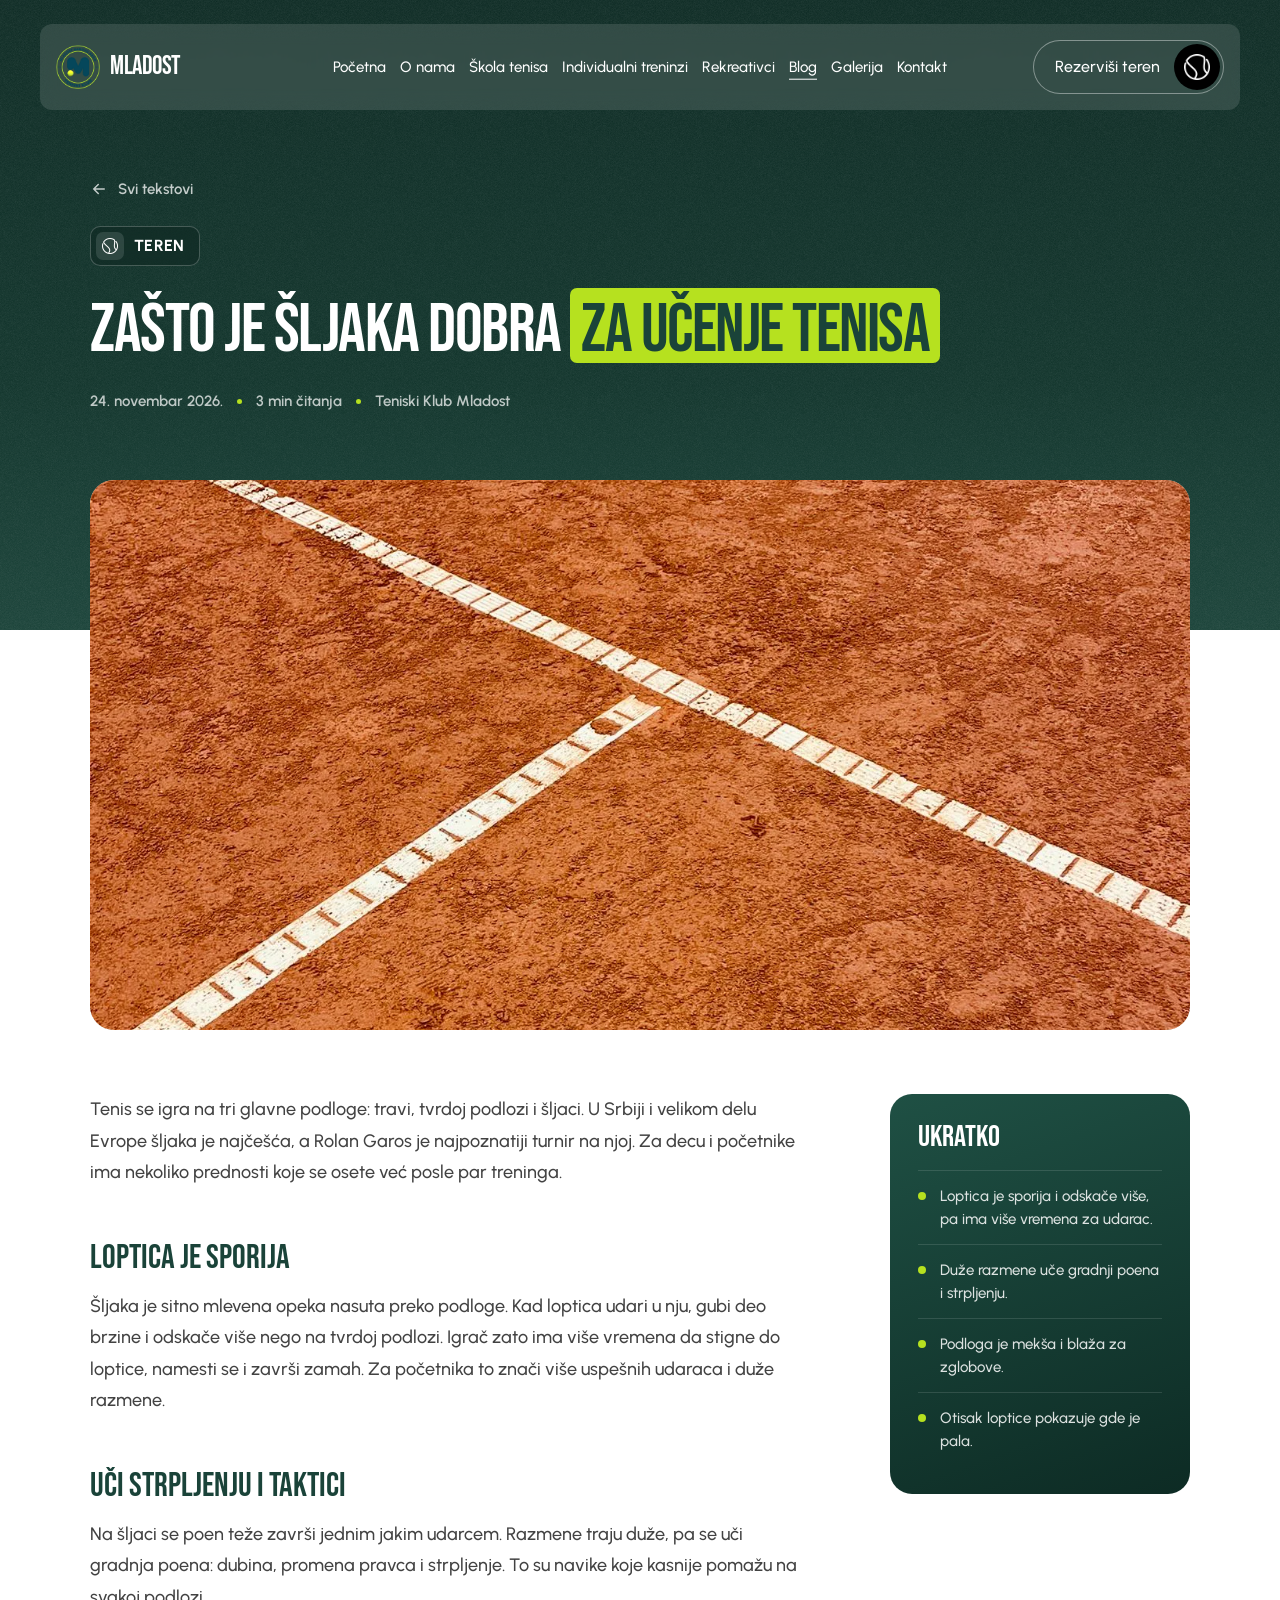
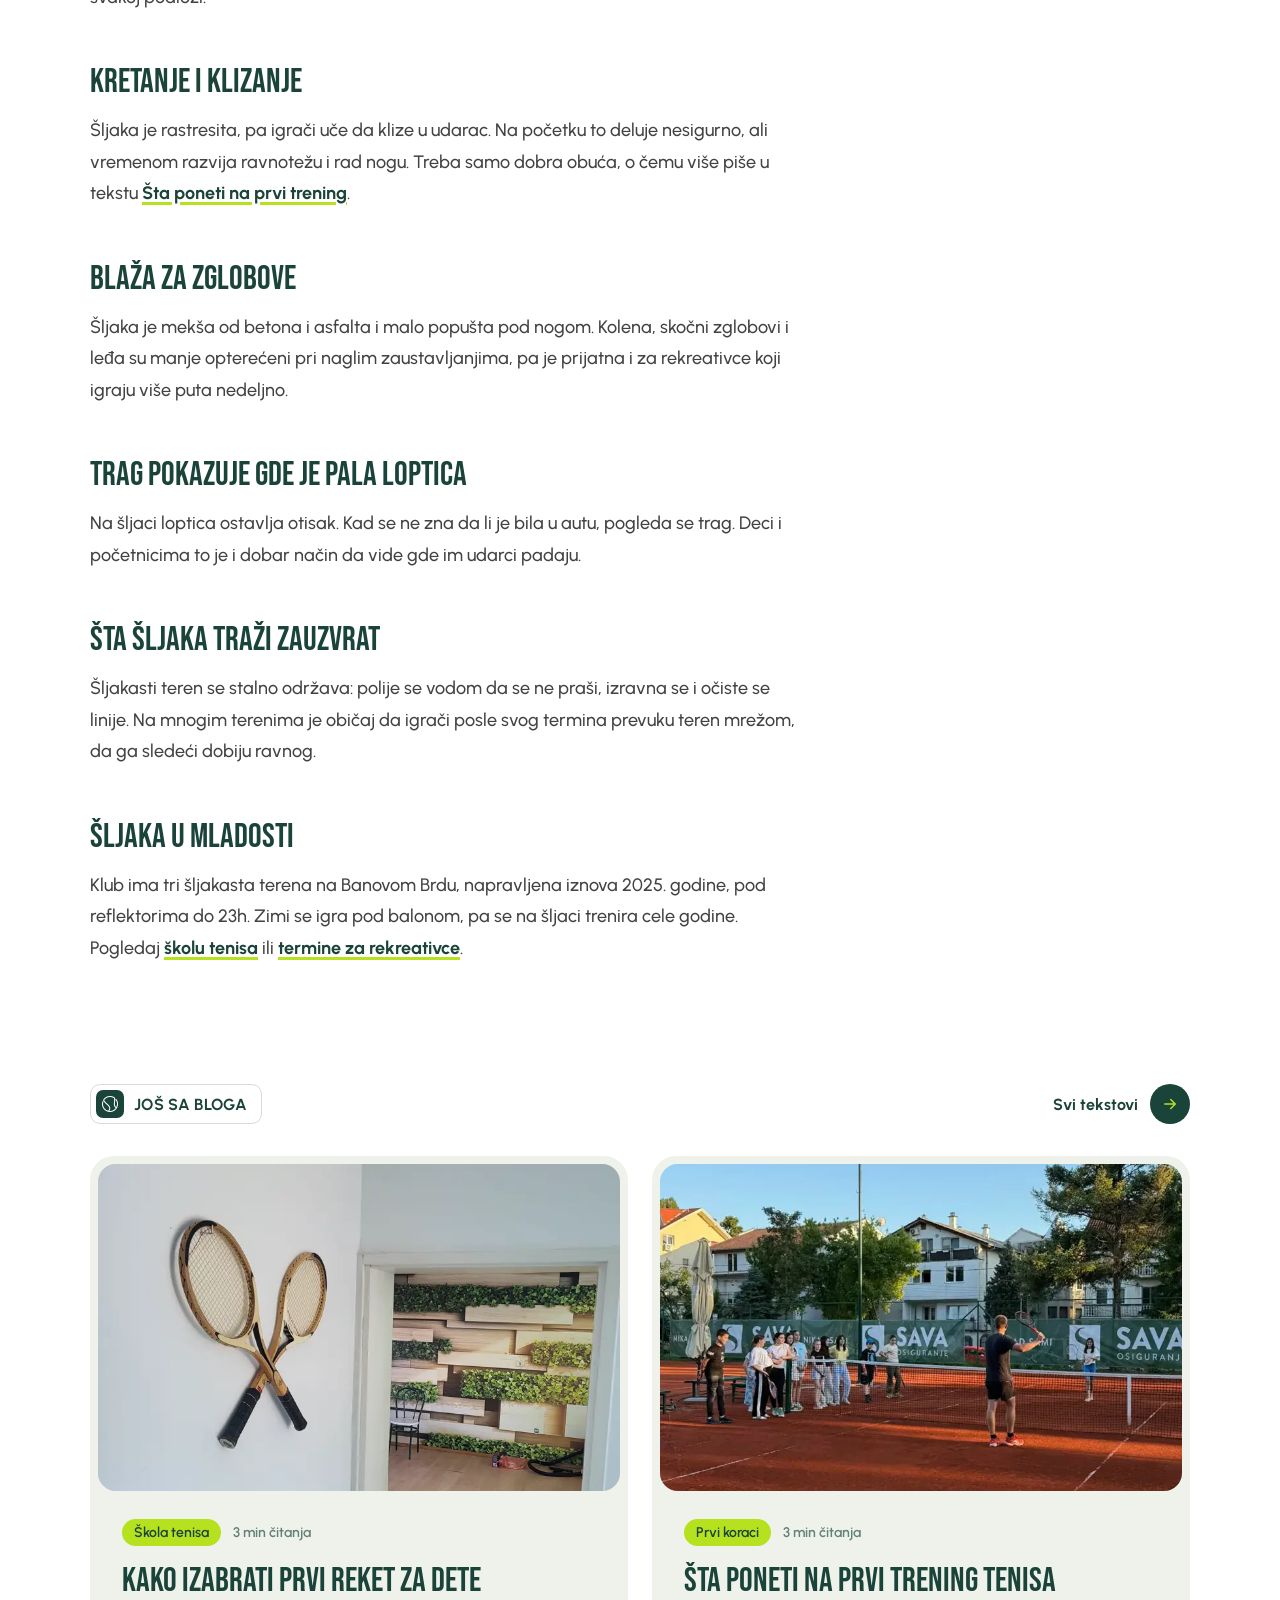
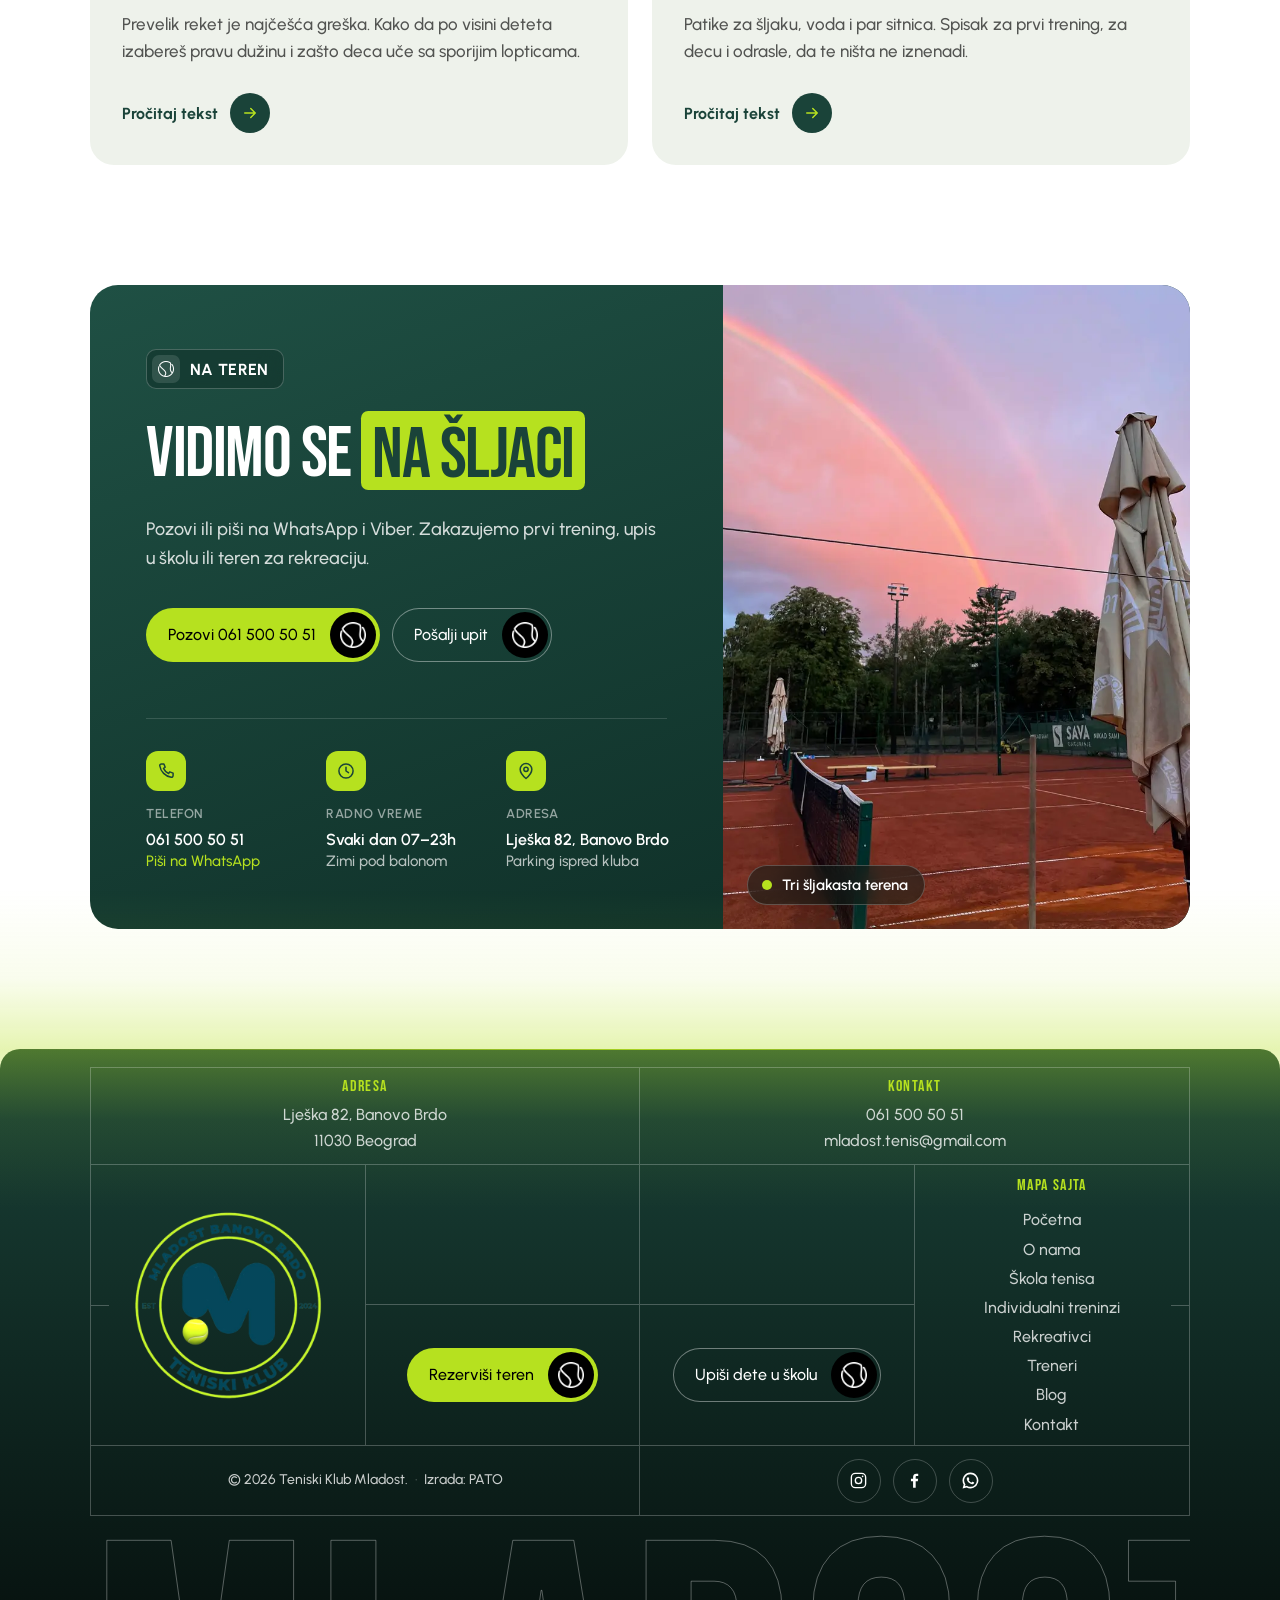
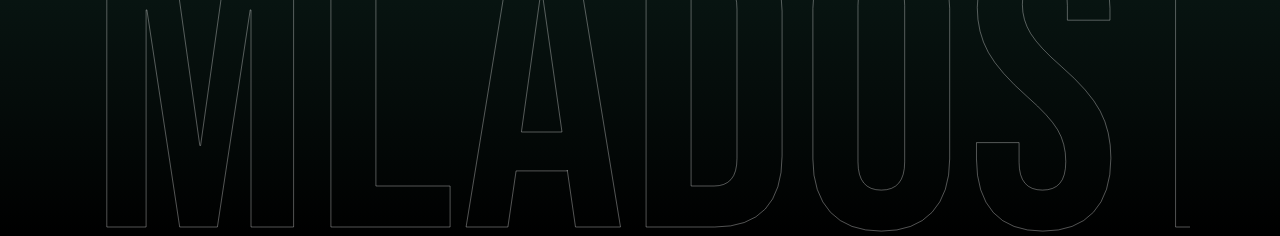
<file: blog-zasto-sljaka.html>
<!DOCTYPE html>
<html lang="sr">
<head>
<meta charset="utf-8">
<meta name="viewport" content="width=device-width, initial-scale=1.0">
<title>Zašto je šljaka dobra podloga za učenje tenisa | Blog | Teniski Klub Mladost</title>
<meta name="description" content="Sporija loptica, viši odskok i više vremena za udarac. Šta šljaka menja u igri i zašto je prijatna i za početnike i za rekreativce.">
<link rel="icon" href="images/logo.png" type="image/png">

<!-- Fontovi sa originala: Bebas Neue za naslove, Urbanist za tekst.
     Oba imaju latin-ext subset, dakle č ć ž š đ rade. -->
<link rel="preconnect" href="https://fonts.googleapis.com">
<link rel="preconnect" href="https://fonts.gstatic.com" crossorigin>
<link href="https://fonts.googleapis.com/css2?family=Bebas+Neue&family=Urbanist:wght@400;500;700;900&display=swap" rel="stylesheet">

<!-- Lenis smooth scroll, ista biblioteka i iste postavke kao na tennislove.webflow.io.
     Fajlovi su lokalni, bez zavisnosti od CDN-a. -->
<link rel="stylesheet" href="vendor/lenis.css">

<link rel="stylesheet" href="styles.css?v=100">
</head>
<body>

<main>

  <!-- ================= NAVBAR =================
       Efekat preuzet sa qutenza.framer.website: plutajuca traka koja uleti
       odozgo, linija ispod linka raste na hover, hamburger se sklopi u X.
       Font i dugme su nasi. -->
  <nav class="nav" data-name="Navigation" aria-label="Glavna navigacija">
    <div class="nav__inner">

      <div class="nav__main">
        <div class="nav__row">
          <a class="nav__logo" href="index.html" aria-label="Teniski Klub Mladost, pocetna">
            <img src="images/logo.png" alt="" width="44" height="44" aria-hidden="true">
            <span class="nav__logo-text">Mladost</span>
          </a>

          <button class="nav__burger" type="button" id="nav-burger"
                  aria-label="Otvori meni" aria-expanded="false" aria-controls="nav-links">
            <span class="nav__burger-line nav__burger-line--top"></span>
            <span class="nav__burger-line nav__burger-line--bottom"></span>
          </button>
        </div>

        <div class="nav__links" id="nav-links">
          <a class="nav__link t-btn" href="index.html">Početna</a>
          <a class="nav__link t-btn" href="o-nama.html">O nama</a>
          <a class="nav__link t-btn" href="skola-tenisa.html">Škola tenisa</a>
          <a class="nav__link t-btn" href="individualni-treninzi.html">Individualni treninzi</a>
          <a class="nav__link t-btn" href="rekreativci.html">Rekreativci</a>
          <a class="nav__link t-btn" href="blog.html" aria-current="page">Blog</a>
          <a class="nav__link t-btn" href="galerija.html">Galerija</a>
          <a class="nav__link t-btn" href="kontakt.html">Kontakt</a>
        </div>
      </div>

      <div class="nav__cta">
        <a class="btn btn--ghost" href="rekreativci.html#rezervacija" data-name="Secondary">
          <span class="btn__label t-btn">Rezerviši teren</span>
          <span class="btn__icon" data-name="Button">
            <img src="images/loptica.png" alt="" width="18" height="18" aria-hidden="true">
          </span>
        </a>
      </div>

    </div>
  </nav>

  <!-- ================= CLANAK, HERO =================
       Tamni uvod sa kategorijom, naslovom i datumom; naslovna fotka
       zalazi u njega odozdo. -->
  <section class="chero" data-name="Clanak Hero">
    <div class="hero__grain" aria-hidden="true"></div>
    <div class="chero__inner">
      <a class="chero__nazad" href="blog.html"><span aria-hidden="true"><svg viewBox="0 0 24 24" fill="none" stroke="currentColor" stroke-width="2" stroke-linecap="round" stroke-linejoin="round" aria-hidden="true"><path d="M5 12h14M13 6l6 6-6 6"/></svg></span>Svi tekstovi</a>
      <p class="oznaka"><span class="oznaka__ikona"><img src="images/loptica.png" alt="" width="16" height="16"></span>Teren</p>
      <h1 class="veliki-naslov">Zašto je šljaka dobra <mark class="veliki-naslov__akcenat">za učenje tenisa</mark></h1>
      <p class="chero__meta">24. novembar 2026.<span aria-hidden="true"></span>3 min čitanja<span aria-hidden="true"></span>Teniski Klub Mladost</p>
    </div>
  </section>

  <article class="clanak">
    <figure class="clanak__slika">
      <img src="images/gal-06.webp" srcset="images/gal-06-m.webp 800w, images/gal-06.webp 1405w" sizes="(max-width: 1199px) 100vw, 1100px" alt="Bele linije na šljaci izbliza" width="1405" height="1974" style="object-position: center 40%">
    </figure>
    <div class="clanak__raspored">
      <div class="clanak__telo">
<p>Tenis se igra na tri glavne podloge: travi, tvrdoj podlozi i šljaci. U Srbiji i velikom delu Evrope šljaka je najčešća, a Rolan Garos je najpoznatiji turnir na njoj. Za decu i početnike ima nekoliko prednosti koje se osete već posle par treninga.</p>

<h2>Loptica je sporija</h2>
<p>Šljaka je sitno mlevena opeka nasuta preko podloge. Kad loptica udari u nju, gubi deo brzine i odskače više nego na tvrdoj podlozi. Igrač zato ima više vremena da stigne do loptice, namesti se i završi zamah. Za početnika to znači više uspešnih udaraca i duže razmene.</p>

<h2>Uči strpljenju i taktici</h2>
<p>Na šljaci se poen teže završi jednim jakim udarcem. Razmene traju duže, pa se uči gradnja poena: dubina, promena pravca i strpljenje. To su navike koje kasnije pomažu na svakoj podlozi.</p>

<h2>Kretanje i klizanje</h2>
<p>Šljaka je rastresita, pa igrači uče da klize u udarac. Na početku to deluje nesigurno, ali vremenom razvija ravnotežu i rad nogu. Treba samo dobra obuća, o čemu više piše u tekstu <a href="blog-sta-poneti-na-prvi-trening.html">Šta poneti na prvi trening</a>.</p>

<h2>Blaža za zglobove</h2>
<p>Šljaka je mekša od betona i asfalta i malo popušta pod nogom. Kolena, skočni zglobovi i leđa su manje opterećeni pri naglim zaustavljanjima, pa je prijatna i za rekreativce koji igraju više puta nedeljno.</p>

<h2>Trag pokazuje gde je pala loptica</h2>
<p>Na šljaci loptica ostavlja otisak. Kad se ne zna da li je bila u autu, pogleda se trag. Deci i početnicima to je i dobar način da vide gde im udarci padaju.</p>

<h2>Šta šljaka traži zauzvrat</h2>
<p>Šljakasti teren se stalno održava: polije se vodom da se ne praši, izravna se i očiste se linije. Na mnogim terenima je običaj da igrači posle svog termina prevuku teren mrežom, da ga sledeći dobiju ravnog.</p>

<h2>Šljaka u Mladosti</h2>
<p>Klub ima tri šljakasta terena na Banovom Brdu, napravljena iznova 2025. godine, pod reflektorima do 23h. Zimi se igra pod balonom, pa se na šljaci trenira cele godine. Pogledaj <a href="skola-tenisa.html">školu tenisa</a> ili <a href="rekreativci.html">termine za rekreativce</a>.</p>
      </div>
      <aside class="clanak__ukratko" aria-label="Ukratko">
        <p class="clanak__ukratko-naslov">Ukratko</p>
        <ul>
          <li>Loptica je sporija i odskače više, pa ima više vremena za udarac.</li>
          <li>Duže razmene uče gradnji poena i strpljenju.</li>
          <li>Podloga je mekša i blaža za zglobove.</li>
          <li>Otisak loptice pokazuje gde je pala.</li>
        </ul>
      </aside>
    </div>
  </article>

  <!-- ================= JOS SA BLOGA ================= -->
  <section class="blog blog--jos">
    <div class="blog__okvir">
      <div class="blog__glava">
        <p class="oznaka"><span class="oznaka__ikona"><img src="images/loptica.png" alt="" width="16" height="16"></span>Još sa bloga</p>
        <a class="blog__svi" href="blog.html">Svi tekstovi<span class="blog__strelica"><svg viewBox="0 0 24 24" fill="none" stroke="currentColor" stroke-width="2" stroke-linecap="round" stroke-linejoin="round" aria-hidden="true"><path d="M5 12h14M13 6l6 6-6 6"/></svg></span></a>
      </div>
      <div class="blog__mreza">
        <article class="blog__k">
          <a class="blog__link" href="blog-prvi-reket-za-dete.html">
            <div class="blog__foto">
              <img src="images/gal-15-m.webp" srcset="images/gal-15-m.webp 800w, images/gal-15.webp 1500w" sizes="(max-width: 767px) 100vw, 45vw" alt="Stari drveni reketi na zidu klupske kuće" width="1500" height="2000" loading="lazy" style="object-position: center 38%">
            </div>
            <div class="blog__tekst">
              <p class="blog__meta"><span>Škola tenisa</span>3 min čitanja</p>
              <h3 class="blog__naslov">Kako izabrati prvi reket za dete</h3>
              <p class="blog__izvod">Prevelik reket je najčešća greška. Kako da po visini deteta izabereš pravu dužinu i zašto deca uče sa sporijim lopticama.</p>
              <span class="blog__dalje">Pročitaj tekst<span class="blog__strelica"><svg viewBox="0 0 24 24" fill="none" stroke="currentColor" stroke-width="2" stroke-linecap="round" stroke-linejoin="round" aria-hidden="true"><path d="M5 12h14M13 6l6 6-6 6"/></svg></span></span>
            </div>
          </a>
        </article>
        <article class="blog__k">
          <a class="blog__link" href="blog-sta-poneti-na-prvi-trening.html">
            <div class="blog__foto">
              <img src="images/gal-13-m.webp" srcset="images/gal-13-m.webp 800w, images/gal-13.webp 1170w" sizes="(max-width: 767px) 100vw, 45vw" alt="Trener objašnjava vežbu grupi na terenu" width="1170" height="1170" loading="lazy" style="object-position: center 45%">
            </div>
            <div class="blog__tekst">
              <p class="blog__meta"><span>Prvi koraci</span>3 min čitanja</p>
              <h3 class="blog__naslov">Šta poneti na prvi trening tenisa</h3>
              <p class="blog__izvod">Patike za šljaku, voda i par sitnica. Spisak za prvi trening, za decu i odrasle, da te ništa ne iznenadi.</p>
              <span class="blog__dalje">Pročitaj tekst<span class="blog__strelica"><svg viewBox="0 0 24 24" fill="none" stroke="currentColor" stroke-width="2" stroke-linecap="round" stroke-linejoin="round" aria-hidden="true"><path d="M5 12h14M13 6l6 6-6 6"/></svg></span></span>
            </div>
          </a>
        </article>
      </div>
    </div>
  </section>

  <!-- ================= ZAVRSNI POZIV =================
       Posle bloga: prvi trening ili teren.
       Ista sekcija na Skoli tenisa i Individualnim treninzima: tamna
       kartica (kao traka Kondicioni treninzi), tekst i dugmad levo, tri
       podatka ispod (telefon, radno vreme, adresa), fotka desno sa tamnom
       staklenom oznakom. Bez cene, trajanja i probnog treninga dok klijent
       ne potvrdi. -->
  <section class="poziv" id="poziv">
    <div class="poziv__okvir">

      <div class="poziv__tekst">
        <p class="oznaka"><span class="oznaka__ikona"><img src="images/loptica.png" alt="" width="16" height="16"></span>Na teren</p>
        <h2 class="veliki-naslov">Vidimo se <mark class="veliki-naslov__akcenat">na šljaci</mark></h2>
        <p class="poziv__uvod">Pozovi ili piši na WhatsApp i Viber. Zakazujemo prvi trening, upis u školu ili teren za rekreaciju.</p>
        <div class="poziv__dugmad">
          <a class="btn" href="tel:+381615005051">
            <span class="btn__label t-btn">Pozovi 061 500 50 51</span>
            <span class="btn__icon"><img src="images/loptica.png" alt="" width="18" height="18" aria-hidden="true"></span>
          </a>
          <a class="btn btn--ghost" href="kontakt.html">
            <span class="btn__label t-btn">Pošalji upit</span>
            <span class="btn__icon"><img src="images/loptica.png" alt="" width="18" height="18" aria-hidden="true"></span>
          </a>
        </div>

        <ul class="poziv__podaci">
          <li>
            <span class="poziv__ik"><svg viewBox="0 0 24 24" fill="none" stroke="currentColor" stroke-width="1.8" stroke-linecap="round" stroke-linejoin="round" aria-hidden="true"><path d="M6.5 3.5h3l1.5 4-2 1.4a12 12 0 0 0 6.1 6.1l1.4-2 4 1.5v3a2 2 0 0 1-2.2 2A16.5 16.5 0 0 1 4.5 5.7a2 2 0 0 1 2-2.2z"/></svg></span>
            <span>
              <span class="poziv__lab">Telefon</span>
              <a href="tel:+381615005051">061 500 50 51</a>
              <a class="poziv__sitno" href="https://wa.me/381615005051" target="_blank" rel="noopener">Piši na WhatsApp</a>
            </span>
          </li>
          <li>
            <span class="poziv__ik"><svg viewBox="0 0 24 24" fill="none" stroke="currentColor" stroke-width="1.8" stroke-linecap="round" stroke-linejoin="round" aria-hidden="true"><circle cx="12" cy="12" r="8.5"/><path d="M12 7.5V12l3 2"/></svg></span>
            <span>
              <span class="poziv__lab">Radno vreme</span>
              Svaki dan 07–23h
              <span class="poziv__sitno">Zimi pod balonom</span>
            </span>
          </li>
          <li>
            <span class="poziv__ik"><svg viewBox="0 0 24 24" fill="none" stroke="currentColor" stroke-width="1.8" stroke-linecap="round" stroke-linejoin="round" aria-hidden="true"><path d="M12 21s7-5.6 7-11a7 7 0 1 0-14 0c0 5.4 7 11 7 11z"/><circle cx="12" cy="10" r="2.6"/></svg></span>
            <span>
              <span class="poziv__lab">Adresa</span>
              <a href="https://www.google.com/maps?q=Lje%C5%A1ka+82,+Banovo+Brdo,+Beograd" target="_blank" rel="noopener">Lješka 82, Banovo Brdo</a>
              <span class="poziv__sitno">Parking ispred kluba</span>
            </span>
          </li>
        </ul>
      </div>

      <figure class="poziv__foto">
        <img src="images/gal-31.webp" srcset="images/gal-31-m.webp 800w, images/gal-31.webp 1536w" sizes="(max-width: 1199px) 100vw, 45vw" alt="Tereni kluba u sumrak, duga iznad terena" width="1536" height="2048" loading="lazy">
        <figcaption class="poziv__tag"><span aria-hidden="true"></span>Tri šljakasta terena</figcaption>
      </figure>

    </div>
  </section>

</main>

<!-- ================= FOOTER, raspored po teniskom terenu ================= -->
<footer class="footer">
  <div class="footer__inner">

    <div class="court">
      <div class="court__frame" aria-hidden="true"></div>
      <div class="court__net" aria-hidden="true"></div>
      <div class="court__center" aria-hidden="true"></div>

      <!-- gornji koridor, levo -->
      <div class="court__cell court__cell--contact-l">
        <p class="court__label">Adresa</p>
        <address class="court__text">Lješka 82, Banovo Brdo<br>11030 Beograd</address>
      </div>

      <!-- gornji koridor, desno -->
      <div class="court__cell court__cell--contact-r">
        <p class="court__label">Kontakt</p>
        <p class="court__text">
          <a href="tel:+381615005051">061 500 50 51</a><br>
          <a href="mailto:mladost.tenis@gmail.com">mladost.tenis@gmail.com</a>
        </p>
      </div>

      <!-- levo zadnje polje, logo -->
      <div class="court__cell court__cell--logo">
        <img src="images/logo.png" alt="Grb Teniskog kluba Mladost Banovo Brdo" width="190" height="190">
      </div>

      <!-- gornja servis polja, prazna po maketi -->
      <div class="court__cell court__cell--void-a" aria-hidden="true"></div>
      <div class="court__cell court__cell--void-b" aria-hidden="true"></div>

      <!-- donja servis polja, dugmad -->
      <div class="court__cell court__cell--btn-a">
        <a class="btn" href="rekreativci.html#rezervacija">
          <span class="btn__label t-btn">Rezerviši teren</span>
          <span class="btn__icon">
            <img src="images/loptica.png" alt="" width="18" height="18" aria-hidden="true">
          </span>
        </a>
      </div>

      <div class="court__cell court__cell--btn-b">
        <a class="btn btn--ghost" href="skola-tenisa.html">
          <span class="btn__label t-btn">Upiši dete u školu</span>
          <span class="btn__icon">
            <img src="images/loptica.png" alt="" width="18" height="18" aria-hidden="true">
          </span>
        </a>
      </div>

      <!-- desno zadnje polje, site map -->
      <nav class="court__cell court__cell--sitemap" aria-label="Mapa sajta">
        <p class="court__label">Mapa sajta</p>
        <ul class="sitemap">
          <li><a href="index.html">Početna</a></li>
          <li><a href="o-nama.html">O nama</a></li>
          <li><a href="skola-tenisa.html">Škola tenisa</a></li>
          <li><a href="individualni-treninzi.html">Individualni treninzi</a></li>
          <li><a href="rekreativci.html">Rekreativci</a></li>
          <li><a href="treneri.html">Treneri</a></li>
          <li><a href="blog.html">Blog</a></li>
          <li><a href="kontakt.html">Kontakt</a></li>
        </ul>
      </nav>

      <!-- donji koridor, levo -->
      <div class="court__cell court__cell--copy">
        <p class="court__text court__text--small">
          &copy; 2026 Teniski Klub Mladost.
          <span class="court__sep">·</span>
          Izrada: <a href="https://www.patoadcreatives.com/sr" target="_blank" rel="noopener">PATO</a>
        </p>
      </div>

      <!-- donji koridor, desno -->
      <div class="court__cell court__cell--social">
        <ul class="socials">
          <li>
            <a href="https://www.instagram.com/teniskiklub.mladost/" target="_blank" rel="noopener" aria-label="Instagram">
              <svg viewBox="0 0 24 24" fill="none" stroke="currentColor" stroke-width="1.7" aria-hidden="true"><rect x="3" y="3" width="18" height="18" rx="5"/><circle cx="12" cy="12" r="4"/><circle cx="17.2" cy="6.8" r="1" fill="currentColor" stroke="none"/></svg>
            </a>
          </li>
          <li>
            <a href="https://www.facebook.com/people/Teniski-Klub-Mladost/61586981363101/" target="_blank" rel="noopener" aria-label="Facebook">
              <svg viewBox="0 0 24 24" fill="currentColor" aria-hidden="true"><path d="M13.5 21v-8h2.7l.4-3.1h-3.1V7.9c0-.9.25-1.5 1.55-1.5H16.7V3.6c-.3 0-1.3-.1-2.45-.1-2.4 0-4.05 1.5-4.05 4.2v2.2H7.5V13h2.7v8z"/></svg>
            </a>
          </li>
          <li>
            <a href="https://wa.me/381615005051" target="_blank" rel="noopener" aria-label="WhatsApp">
              <svg viewBox="0 0 24 24" fill="currentColor" aria-hidden="true"><path d="M12 2a10 10 0 0 0-8.6 15.1L2 22l5-1.3A10 10 0 1 0 12 2m0 2a8 8 0 0 1 0 16 8 8 0 0 1-4.1-1.1l-.3-.2-2.6.7.7-2.5-.2-.3A8 8 0 0 1 12 4m-3.2 4c-.2 0-.5.1-.7.3-.3.3-.8.8-.8 1.9s.8 2.2.9 2.4c.1.2 1.6 2.6 4 3.5 1.9.7 2.3.6 2.7.6.5 0 1.4-.5 1.6-1.1.2-.6.2-1 .1-1.1l-.5-.3-1.4-.7c-.2-.1-.4-.1-.5.1l-.7.9c-.1.2-.3.2-.5.1-.2-.1-1-.4-1.9-1.2-.7-.6-1.2-1.4-1.3-1.6-.1-.2 0-.4.1-.5l.4-.5.2-.4v-.4l-.7-1.6c-.2-.4-.4-.4-.5-.4z"/></svg>
            </a>
          </li>
        </ul>
      </div>

    </div>

    <!-- veliki natpis ispod terena, presecen dnom -->
    <div class="footer__wordmark" aria-hidden="true"><span>MLADOST</span></div>

  </div>
</footer>

<script src="vendor/lenis.min.js"></script>
<script src="main.js?v=50"></script>
</body>
</html>
</file>
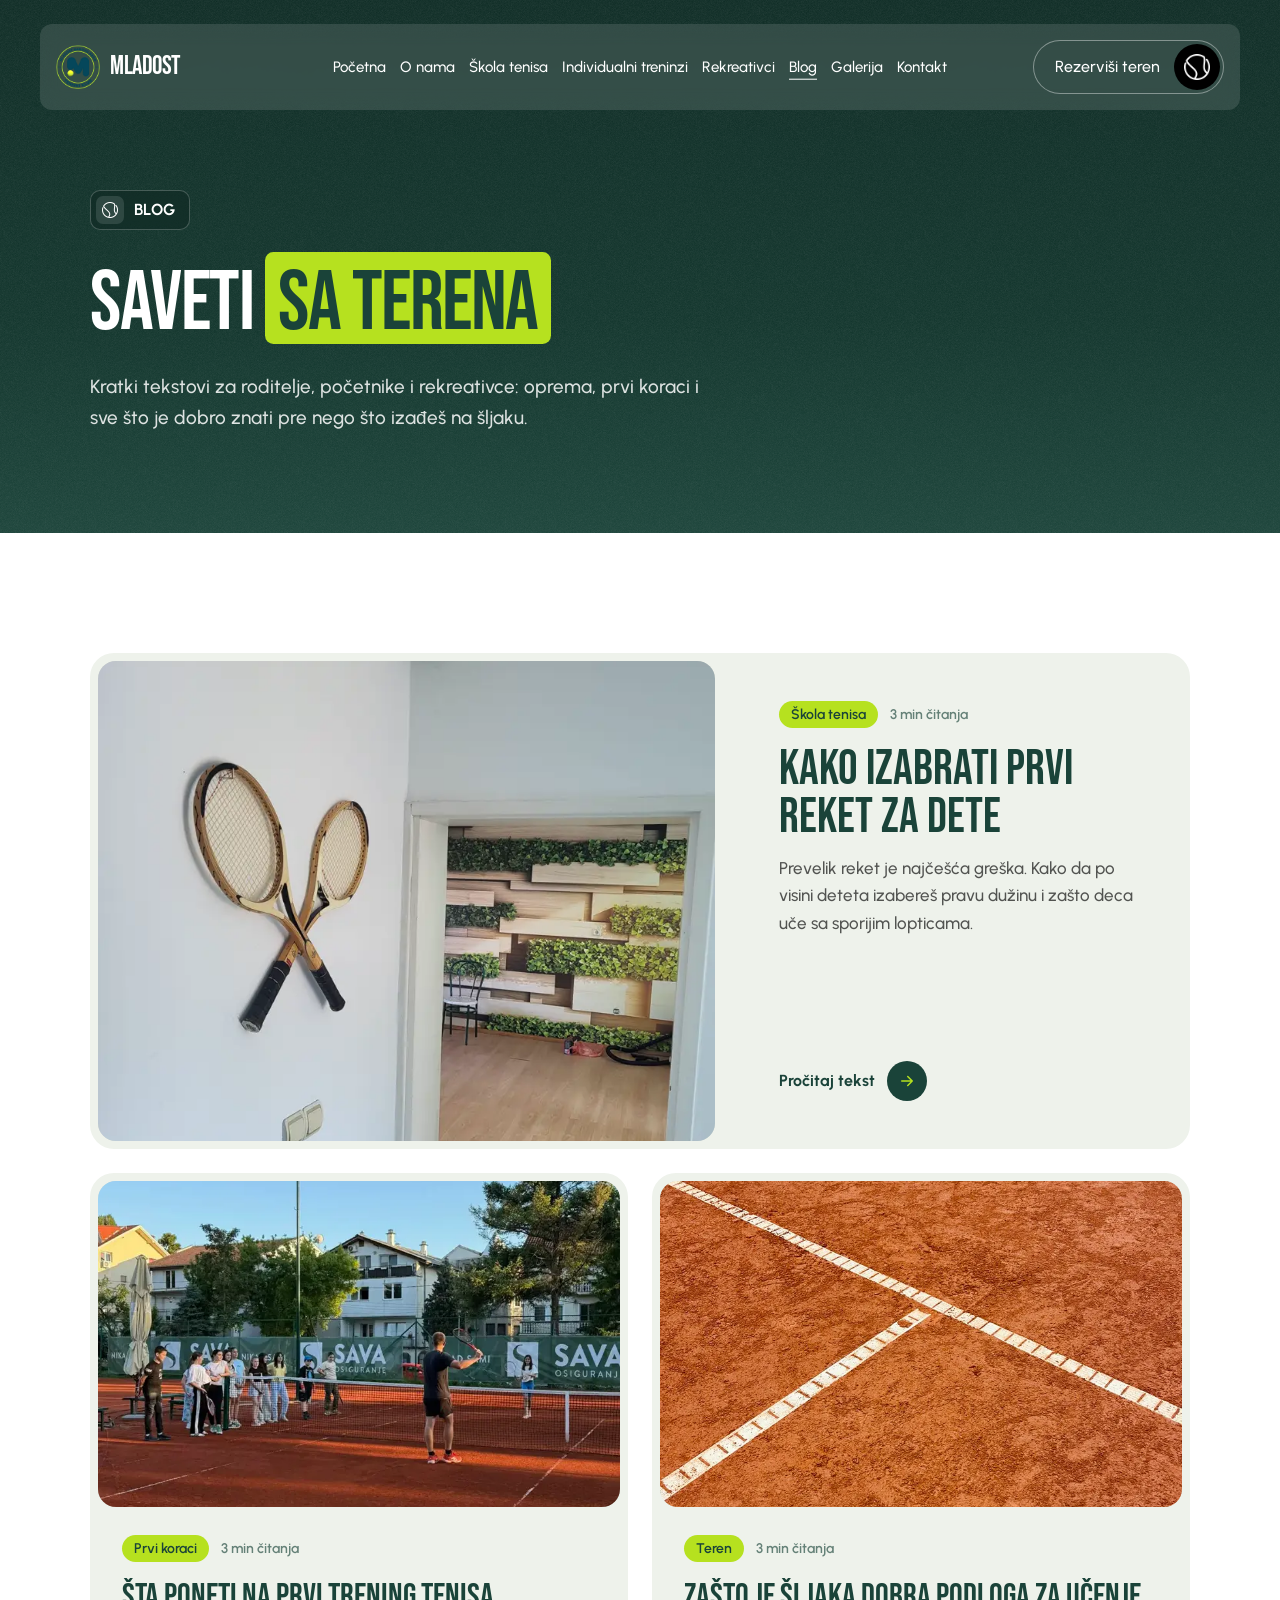
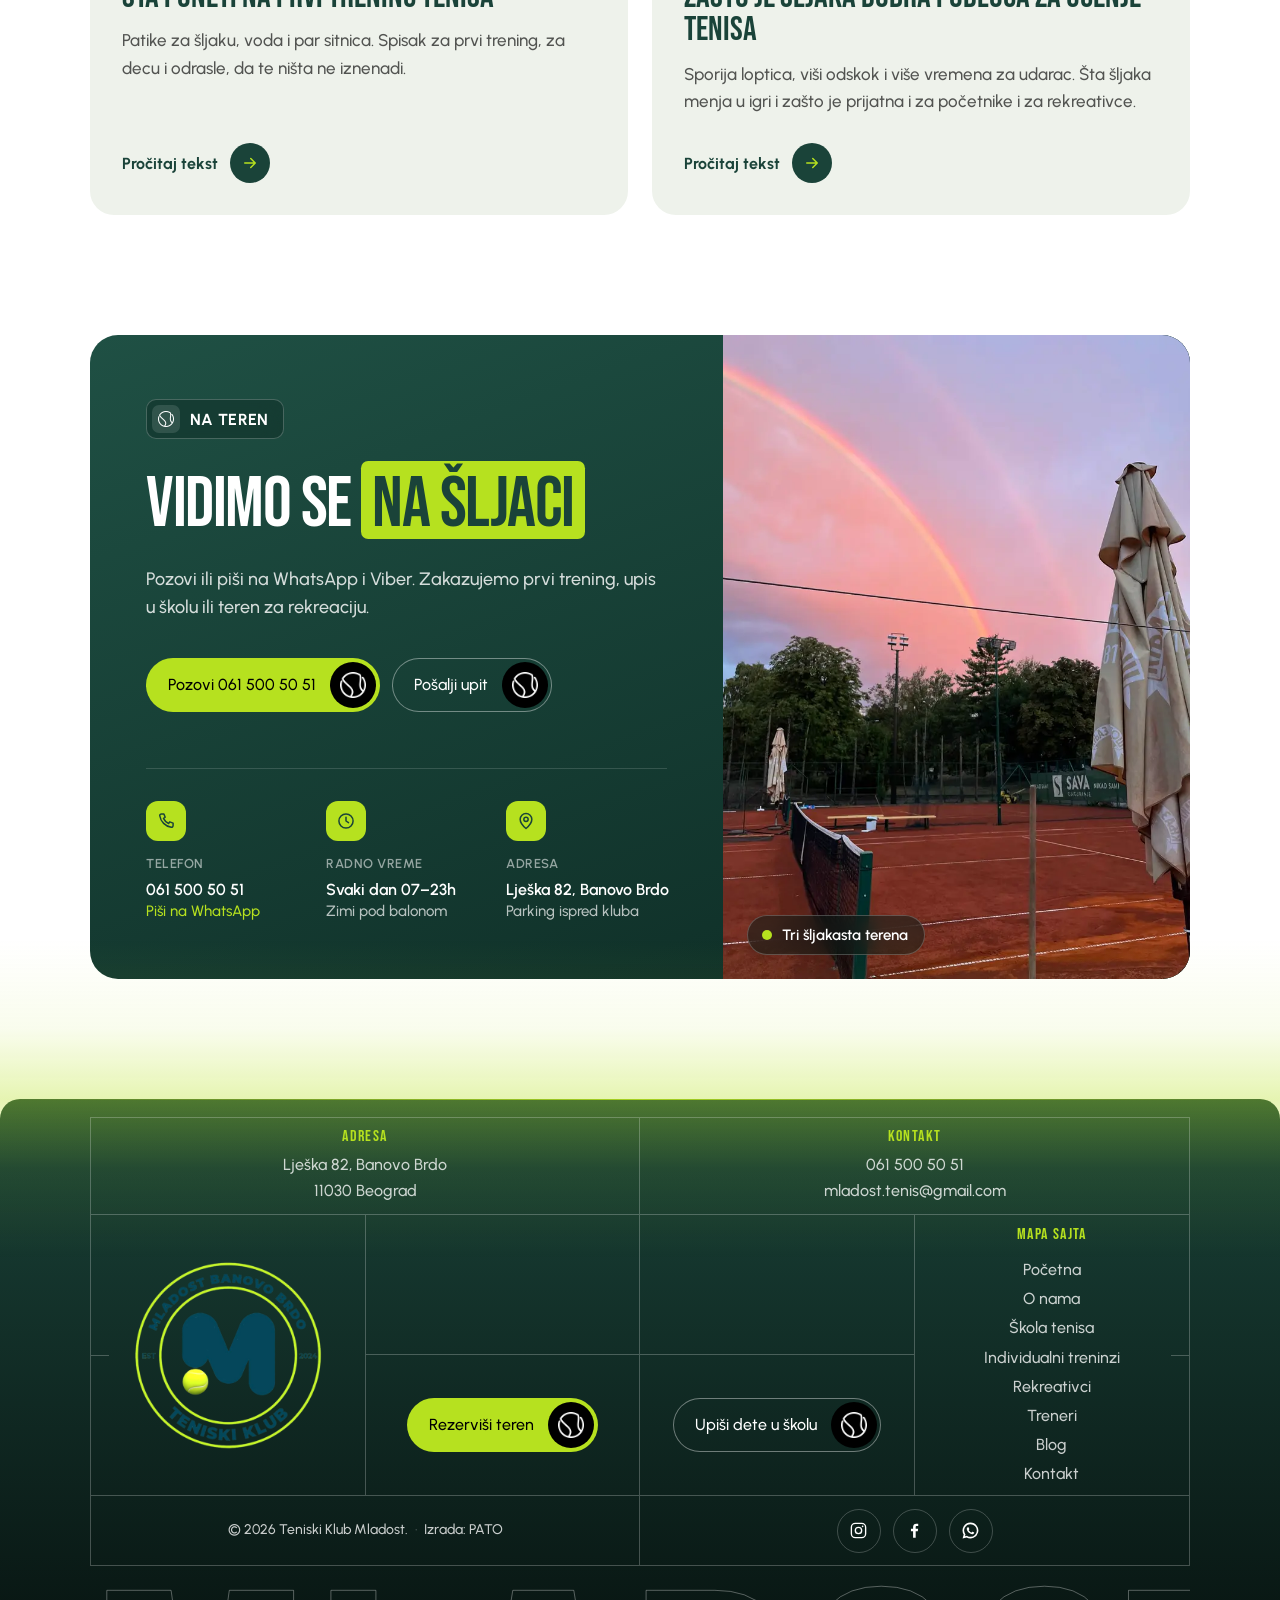
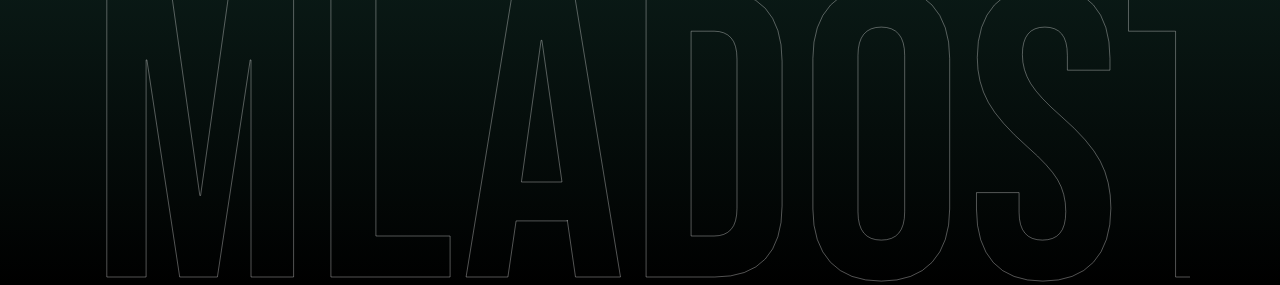
<file: blog.html>
<!DOCTYPE html>
<html lang="sr">
<head>
<meta charset="utf-8">
<meta name="viewport" content="width=device-width, initial-scale=1.0">
<title>Blog | Teniski Klub Mladost Banovo Brdo</title>
<meta name="description" content="Saveti sa terena: kako izabrati prvi reket za dete, šta poneti na prvi trening i zašto je šljaka dobra za učenje tenisa. Blog Teniskog kluba Mladost.">
<link rel="icon" href="images/logo.png" type="image/png">

<!-- Fontovi sa originala: Bebas Neue za naslove, Urbanist za tekst.
     Oba imaju latin-ext subset, dakle č ć ž š đ rade. -->
<link rel="preconnect" href="https://fonts.googleapis.com">
<link rel="preconnect" href="https://fonts.gstatic.com" crossorigin>
<link href="https://fonts.googleapis.com/css2?family=Bebas+Neue&family=Urbanist:wght@400;500;700;900&display=swap" rel="stylesheet">

<!-- Lenis smooth scroll, ista biblioteka i iste postavke kao na tennislove.webflow.io.
     Fajlovi su lokalni, bez zavisnosti od CDN-a. -->
<link rel="stylesheet" href="vendor/lenis.css">

<link rel="stylesheet" href="styles.css?v=100">
</head>
<body>

<main>

  <!-- ================= NAVBAR =================
       Efekat preuzet sa qutenza.framer.website: plutajuca traka koja uleti
       odozgo, linija ispod linka raste na hover, hamburger se sklopi u X.
       Font i dugme su nasi. -->
  <nav class="nav" data-name="Navigation" aria-label="Glavna navigacija">
    <div class="nav__inner">

      <div class="nav__main">
        <div class="nav__row">
          <a class="nav__logo" href="index.html" aria-label="Teniski Klub Mladost, pocetna">
            <img src="images/logo.png" alt="" width="44" height="44" aria-hidden="true">
            <span class="nav__logo-text">Mladost</span>
          </a>

          <button class="nav__burger" type="button" id="nav-burger"
                  aria-label="Otvori meni" aria-expanded="false" aria-controls="nav-links">
            <span class="nav__burger-line nav__burger-line--top"></span>
            <span class="nav__burger-line nav__burger-line--bottom"></span>
          </button>
        </div>

        <div class="nav__links" id="nav-links">
          <a class="nav__link t-btn" href="index.html">Početna</a>
          <a class="nav__link t-btn" href="o-nama.html">O nama</a>
          <a class="nav__link t-btn" href="skola-tenisa.html">Škola tenisa</a>
          <a class="nav__link t-btn" href="individualni-treninzi.html">Individualni treninzi</a>
          <a class="nav__link t-btn" href="rekreativci.html">Rekreativci</a>
          <a class="nav__link t-btn" href="blog.html" aria-current="page">Blog</a>
          <a class="nav__link t-btn" href="galerija.html">Galerija</a>
          <a class="nav__link t-btn" href="kontakt.html">Kontakt</a>
        </div>
      </div>

      <div class="nav__cta">
        <a class="btn btn--ghost" href="rekreativci.html#rezervacija" data-name="Secondary">
          <span class="btn__label t-btn">Rezerviši teren</span>
          <span class="btn__icon" data-name="Button">
            <img src="images/loptica.png" alt="" width="18" height="18" aria-hidden="true">
          </span>
        </a>
      </div>

    </div>
  </nav>

  <!-- ================= BLOG, HERO =================
       Kratak tamni uvod (isti gradijent kao Skola tenisa i Treneri).
       Tekstovi su opste tenisko znanje; o klubu samo potvrdjeni podaci. -->
  <section class="bhero" data-name="Blog Hero">
    <div class="hero__grain" aria-hidden="true"></div>
    <div class="bhero__inner">
      <p class="oznaka"><span class="oznaka__ikona"><img src="images/loptica.png" alt="" width="16" height="16"></span>Blog</p>
      <h1 class="veliki-naslov">Saveti <mark class="veliki-naslov__akcenat">sa terena</mark></h1>
      <p class="bhero__sub">Kratki tekstovi za roditelje, početnike i rekreativce: oprema, prvi koraci i sve što je dobro znati pre nego što izađeš na šljaku.</p>
    </div>
  </section>

  <!-- ================= TEKSTOVI =================
       Prvi tekst preko cele sirine (fotka levo, tekst desno), ostala dva
       u redu ispod. Cela kartica je link. -->
  <section class="blog" id="tekstovi">
    <div class="blog__okvir">
      <div class="blog__mreza">
        <article class="blog__k blog__k--glavni">
          <a class="blog__link" href="blog-prvi-reket-za-dete.html">
            <div class="blog__foto">
              <img src="images/gal-15-m.webp" srcset="images/gal-15-m.webp 800w, images/gal-15.webp 1500w" sizes="(max-width: 767px) 100vw, 55vw" alt="Stari drveni reketi na zidu klupske kuće" width="1500" height="2000" loading="lazy" style="object-position: center 38%">
            </div>
            <div class="blog__tekst">
              <p class="blog__meta"><span>Škola tenisa</span>3 min čitanja</p>
              <h2 class="blog__naslov">Kako izabrati prvi reket za dete</h2>
              <p class="blog__izvod">Prevelik reket je najčešća greška. Kako da po visini deteta izabereš pravu dužinu i zašto deca uče sa sporijim lopticama.</p>
              <span class="blog__dalje">Pročitaj tekst<span class="blog__strelica"><svg viewBox="0 0 24 24" fill="none" stroke="currentColor" stroke-width="2" stroke-linecap="round" stroke-linejoin="round" aria-hidden="true"><path d="M5 12h14M13 6l6 6-6 6"/></svg></span></span>
            </div>
          </a>
        </article>
        <article class="blog__k">
          <a class="blog__link" href="blog-sta-poneti-na-prvi-trening.html">
            <div class="blog__foto">
              <img src="images/gal-13-m.webp" srcset="images/gal-13-m.webp 800w, images/gal-13.webp 1170w" sizes="(max-width: 767px) 100vw, 45vw" alt="Trener objašnjava vežbu grupi na terenu" width="1170" height="1170" loading="lazy" style="object-position: center 45%">
            </div>
            <div class="blog__tekst">
              <p class="blog__meta"><span>Prvi koraci</span>3 min čitanja</p>
              <h2 class="blog__naslov">Šta poneti na prvi trening tenisa</h2>
              <p class="blog__izvod">Patike za šljaku, voda i par sitnica. Spisak za prvi trening, za decu i odrasle, da te ništa ne iznenadi.</p>
              <span class="blog__dalje">Pročitaj tekst<span class="blog__strelica"><svg viewBox="0 0 24 24" fill="none" stroke="currentColor" stroke-width="2" stroke-linecap="round" stroke-linejoin="round" aria-hidden="true"><path d="M5 12h14M13 6l6 6-6 6"/></svg></span></span>
            </div>
          </a>
        </article>
        <article class="blog__k">
          <a class="blog__link" href="blog-zasto-sljaka.html">
            <div class="blog__foto">
              <img src="images/gal-06-m.webp" srcset="images/gal-06-m.webp 800w, images/gal-06.webp 1405w" sizes="(max-width: 767px) 100vw, 45vw" alt="Bele linije na šljaci izbliza" width="1405" height="1974" loading="lazy" style="object-position: center 40%">
            </div>
            <div class="blog__tekst">
              <p class="blog__meta"><span>Teren</span>3 min čitanja</p>
              <h2 class="blog__naslov">Zašto je šljaka dobra podloga za učenje tenisa</h2>
              <p class="blog__izvod">Sporija loptica, viši odskok i više vremena za udarac. Šta šljaka menja u igri i zašto je prijatna i za početnike i za rekreativce.</p>
              <span class="blog__dalje">Pročitaj tekst<span class="blog__strelica"><svg viewBox="0 0 24 24" fill="none" stroke="currentColor" stroke-width="2" stroke-linecap="round" stroke-linejoin="round" aria-hidden="true"><path d="M5 12h14M13 6l6 6-6 6"/></svg></span></span>
            </div>
          </a>
        </article>
      </div>
    </div>
  </section>

  <!-- ================= ZAVRSNI POZIV =================
       Posle bloga: prvi trening ili teren.
       Ista sekcija na Skoli tenisa i Individualnim treninzima: tamna
       kartica (kao traka Kondicioni treninzi), tekst i dugmad levo, tri
       podatka ispod (telefon, radno vreme, adresa), fotka desno sa tamnom
       staklenom oznakom. Bez cene, trajanja i probnog treninga dok klijent
       ne potvrdi. -->
  <section class="poziv" id="poziv">
    <div class="poziv__okvir">

      <div class="poziv__tekst">
        <p class="oznaka"><span class="oznaka__ikona"><img src="images/loptica.png" alt="" width="16" height="16"></span>Na teren</p>
        <h2 class="veliki-naslov">Vidimo se <mark class="veliki-naslov__akcenat">na šljaci</mark></h2>
        <p class="poziv__uvod">Pozovi ili piši na WhatsApp i Viber. Zakazujemo prvi trening, upis u školu ili teren za rekreaciju.</p>
        <div class="poziv__dugmad">
          <a class="btn" href="tel:+381615005051">
            <span class="btn__label t-btn">Pozovi 061 500 50 51</span>
            <span class="btn__icon"><img src="images/loptica.png" alt="" width="18" height="18" aria-hidden="true"></span>
          </a>
          <a class="btn btn--ghost" href="kontakt.html">
            <span class="btn__label t-btn">Pošalji upit</span>
            <span class="btn__icon"><img src="images/loptica.png" alt="" width="18" height="18" aria-hidden="true"></span>
          </a>
        </div>

        <ul class="poziv__podaci">
          <li>
            <span class="poziv__ik"><svg viewBox="0 0 24 24" fill="none" stroke="currentColor" stroke-width="1.8" stroke-linecap="round" stroke-linejoin="round" aria-hidden="true"><path d="M6.5 3.5h3l1.5 4-2 1.4a12 12 0 0 0 6.1 6.1l1.4-2 4 1.5v3a2 2 0 0 1-2.2 2A16.5 16.5 0 0 1 4.5 5.7a2 2 0 0 1 2-2.2z"/></svg></span>
            <span>
              <span class="poziv__lab">Telefon</span>
              <a href="tel:+381615005051">061 500 50 51</a>
              <a class="poziv__sitno" href="https://wa.me/381615005051" target="_blank" rel="noopener">Piši na WhatsApp</a>
            </span>
          </li>
          <li>
            <span class="poziv__ik"><svg viewBox="0 0 24 24" fill="none" stroke="currentColor" stroke-width="1.8" stroke-linecap="round" stroke-linejoin="round" aria-hidden="true"><circle cx="12" cy="12" r="8.5"/><path d="M12 7.5V12l3 2"/></svg></span>
            <span>
              <span class="poziv__lab">Radno vreme</span>
              Svaki dan 07–23h
              <span class="poziv__sitno">Zimi pod balonom</span>
            </span>
          </li>
          <li>
            <span class="poziv__ik"><svg viewBox="0 0 24 24" fill="none" stroke="currentColor" stroke-width="1.8" stroke-linecap="round" stroke-linejoin="round" aria-hidden="true"><path d="M12 21s7-5.6 7-11a7 7 0 1 0-14 0c0 5.4 7 11 7 11z"/><circle cx="12" cy="10" r="2.6"/></svg></span>
            <span>
              <span class="poziv__lab">Adresa</span>
              <a href="https://www.google.com/maps?q=Lje%C5%A1ka+82,+Banovo+Brdo,+Beograd" target="_blank" rel="noopener">Lješka 82, Banovo Brdo</a>
              <span class="poziv__sitno">Parking ispred kluba</span>
            </span>
          </li>
        </ul>
      </div>

      <figure class="poziv__foto">
        <img src="images/gal-31.webp" srcset="images/gal-31-m.webp 800w, images/gal-31.webp 1536w" sizes="(max-width: 1199px) 100vw, 45vw" alt="Tereni kluba u sumrak, duga iznad terena" width="1536" height="2048" loading="lazy">
        <figcaption class="poziv__tag"><span aria-hidden="true"></span>Tri šljakasta terena</figcaption>
      </figure>

    </div>
  </section>

</main>

<!-- ================= FOOTER, raspored po teniskom terenu ================= -->
<footer class="footer">
  <div class="footer__inner">

    <div class="court">
      <div class="court__frame" aria-hidden="true"></div>
      <div class="court__net" aria-hidden="true"></div>
      <div class="court__center" aria-hidden="true"></div>

      <!-- gornji koridor, levo -->
      <div class="court__cell court__cell--contact-l">
        <p class="court__label">Adresa</p>
        <address class="court__text">Lješka 82, Banovo Brdo<br>11030 Beograd</address>
      </div>

      <!-- gornji koridor, desno -->
      <div class="court__cell court__cell--contact-r">
        <p class="court__label">Kontakt</p>
        <p class="court__text">
          <a href="tel:+381615005051">061 500 50 51</a><br>
          <a href="mailto:mladost.tenis@gmail.com">mladost.tenis@gmail.com</a>
        </p>
      </div>

      <!-- levo zadnje polje, logo -->
      <div class="court__cell court__cell--logo">
        <img src="images/logo.png" alt="Grb Teniskog kluba Mladost Banovo Brdo" width="190" height="190">
      </div>

      <!-- gornja servis polja, prazna po maketi -->
      <div class="court__cell court__cell--void-a" aria-hidden="true"></div>
      <div class="court__cell court__cell--void-b" aria-hidden="true"></div>

      <!-- donja servis polja, dugmad -->
      <div class="court__cell court__cell--btn-a">
        <a class="btn" href="rekreativci.html#rezervacija">
          <span class="btn__label t-btn">Rezerviši teren</span>
          <span class="btn__icon">
            <img src="images/loptica.png" alt="" width="18" height="18" aria-hidden="true">
          </span>
        </a>
      </div>

      <div class="court__cell court__cell--btn-b">
        <a class="btn btn--ghost" href="skola-tenisa.html">
          <span class="btn__label t-btn">Upiši dete u školu</span>
          <span class="btn__icon">
            <img src="images/loptica.png" alt="" width="18" height="18" aria-hidden="true">
          </span>
        </a>
      </div>

      <!-- desno zadnje polje, site map -->
      <nav class="court__cell court__cell--sitemap" aria-label="Mapa sajta">
        <p class="court__label">Mapa sajta</p>
        <ul class="sitemap">
          <li><a href="index.html">Početna</a></li>
          <li><a href="o-nama.html">O nama</a></li>
          <li><a href="skola-tenisa.html">Škola tenisa</a></li>
          <li><a href="individualni-treninzi.html">Individualni treninzi</a></li>
          <li><a href="rekreativci.html">Rekreativci</a></li>
          <li><a href="treneri.html">Treneri</a></li>
          <li><a href="blog.html">Blog</a></li>
          <li><a href="kontakt.html">Kontakt</a></li>
        </ul>
      </nav>

      <!-- donji koridor, levo -->
      <div class="court__cell court__cell--copy">
        <p class="court__text court__text--small">
          &copy; 2026 Teniski Klub Mladost.
          <span class="court__sep">·</span>
          Izrada: <a href="https://www.patoadcreatives.com/sr" target="_blank" rel="noopener">PATO</a>
        </p>
      </div>

      <!-- donji koridor, desno -->
      <div class="court__cell court__cell--social">
        <ul class="socials">
          <li>
            <a href="https://www.instagram.com/teniskiklub.mladost/" target="_blank" rel="noopener" aria-label="Instagram">
              <svg viewBox="0 0 24 24" fill="none" stroke="currentColor" stroke-width="1.7" aria-hidden="true"><rect x="3" y="3" width="18" height="18" rx="5"/><circle cx="12" cy="12" r="4"/><circle cx="17.2" cy="6.8" r="1" fill="currentColor" stroke="none"/></svg>
            </a>
          </li>
          <li>
            <a href="https://www.facebook.com/people/Teniski-Klub-Mladost/61586981363101/" target="_blank" rel="noopener" aria-label="Facebook">
              <svg viewBox="0 0 24 24" fill="currentColor" aria-hidden="true"><path d="M13.5 21v-8h2.7l.4-3.1h-3.1V7.9c0-.9.25-1.5 1.55-1.5H16.7V3.6c-.3 0-1.3-.1-2.45-.1-2.4 0-4.05 1.5-4.05 4.2v2.2H7.5V13h2.7v8z"/></svg>
            </a>
          </li>
          <li>
            <a href="https://wa.me/381615005051" target="_blank" rel="noopener" aria-label="WhatsApp">
              <svg viewBox="0 0 24 24" fill="currentColor" aria-hidden="true"><path d="M12 2a10 10 0 0 0-8.6 15.1L2 22l5-1.3A10 10 0 1 0 12 2m0 2a8 8 0 0 1 0 16 8 8 0 0 1-4.1-1.1l-.3-.2-2.6.7.7-2.5-.2-.3A8 8 0 0 1 12 4m-3.2 4c-.2 0-.5.1-.7.3-.3.3-.8.8-.8 1.9s.8 2.2.9 2.4c.1.2 1.6 2.6 4 3.5 1.9.7 2.3.6 2.7.6.5 0 1.4-.5 1.6-1.1.2-.6.2-1 .1-1.1l-.5-.3-1.4-.7c-.2-.1-.4-.1-.5.1l-.7.9c-.1.2-.3.2-.5.1-.2-.1-1-.4-1.9-1.2-.7-.6-1.2-1.4-1.3-1.6-.1-.2 0-.4.1-.5l.4-.5.2-.4v-.4l-.7-1.6c-.2-.4-.4-.4-.5-.4z"/></svg>
            </a>
          </li>
        </ul>
      </div>

    </div>

    <!-- veliki natpis ispod terena, presecen dnom -->
    <div class="footer__wordmark" aria-hidden="true"><span>MLADOST</span></div>

  </div>
</footer>

<script src="vendor/lenis.min.js"></script>
<script src="main.js?v=50"></script>
</body>
</html>
</file>
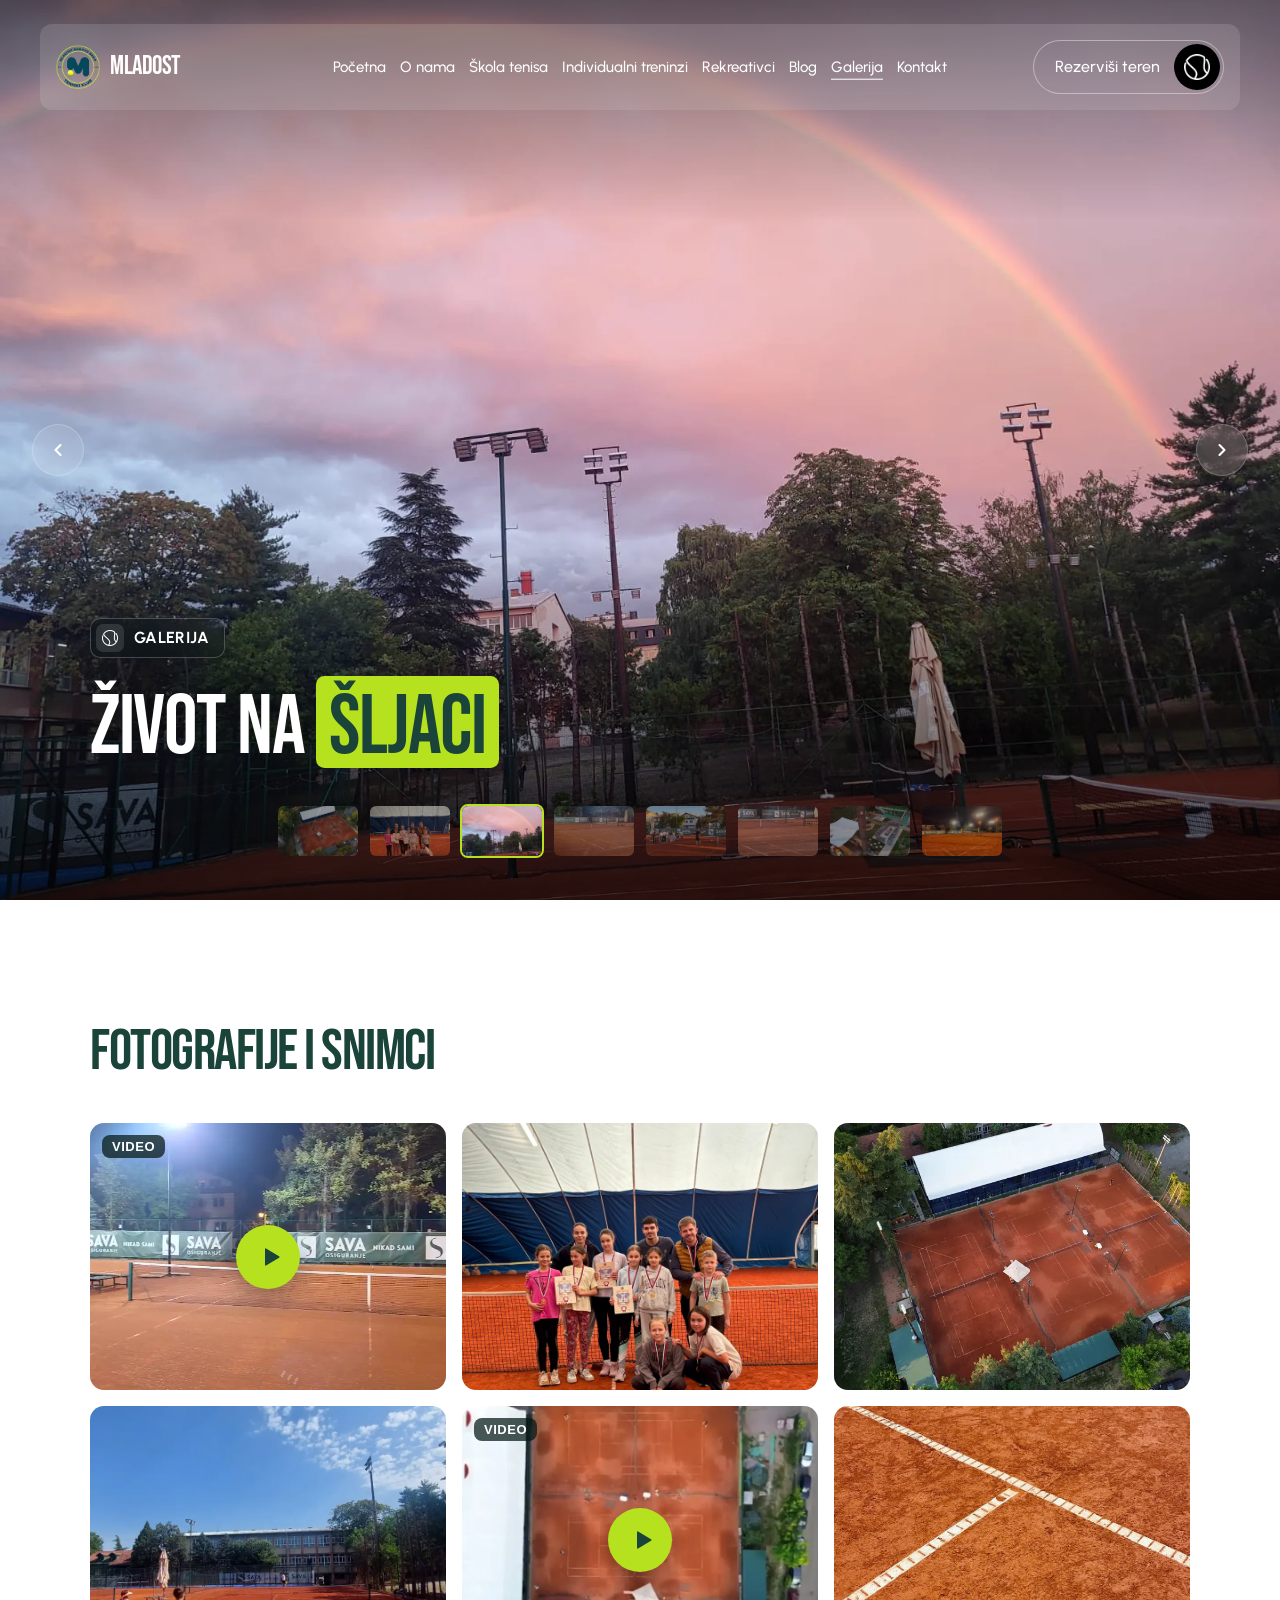
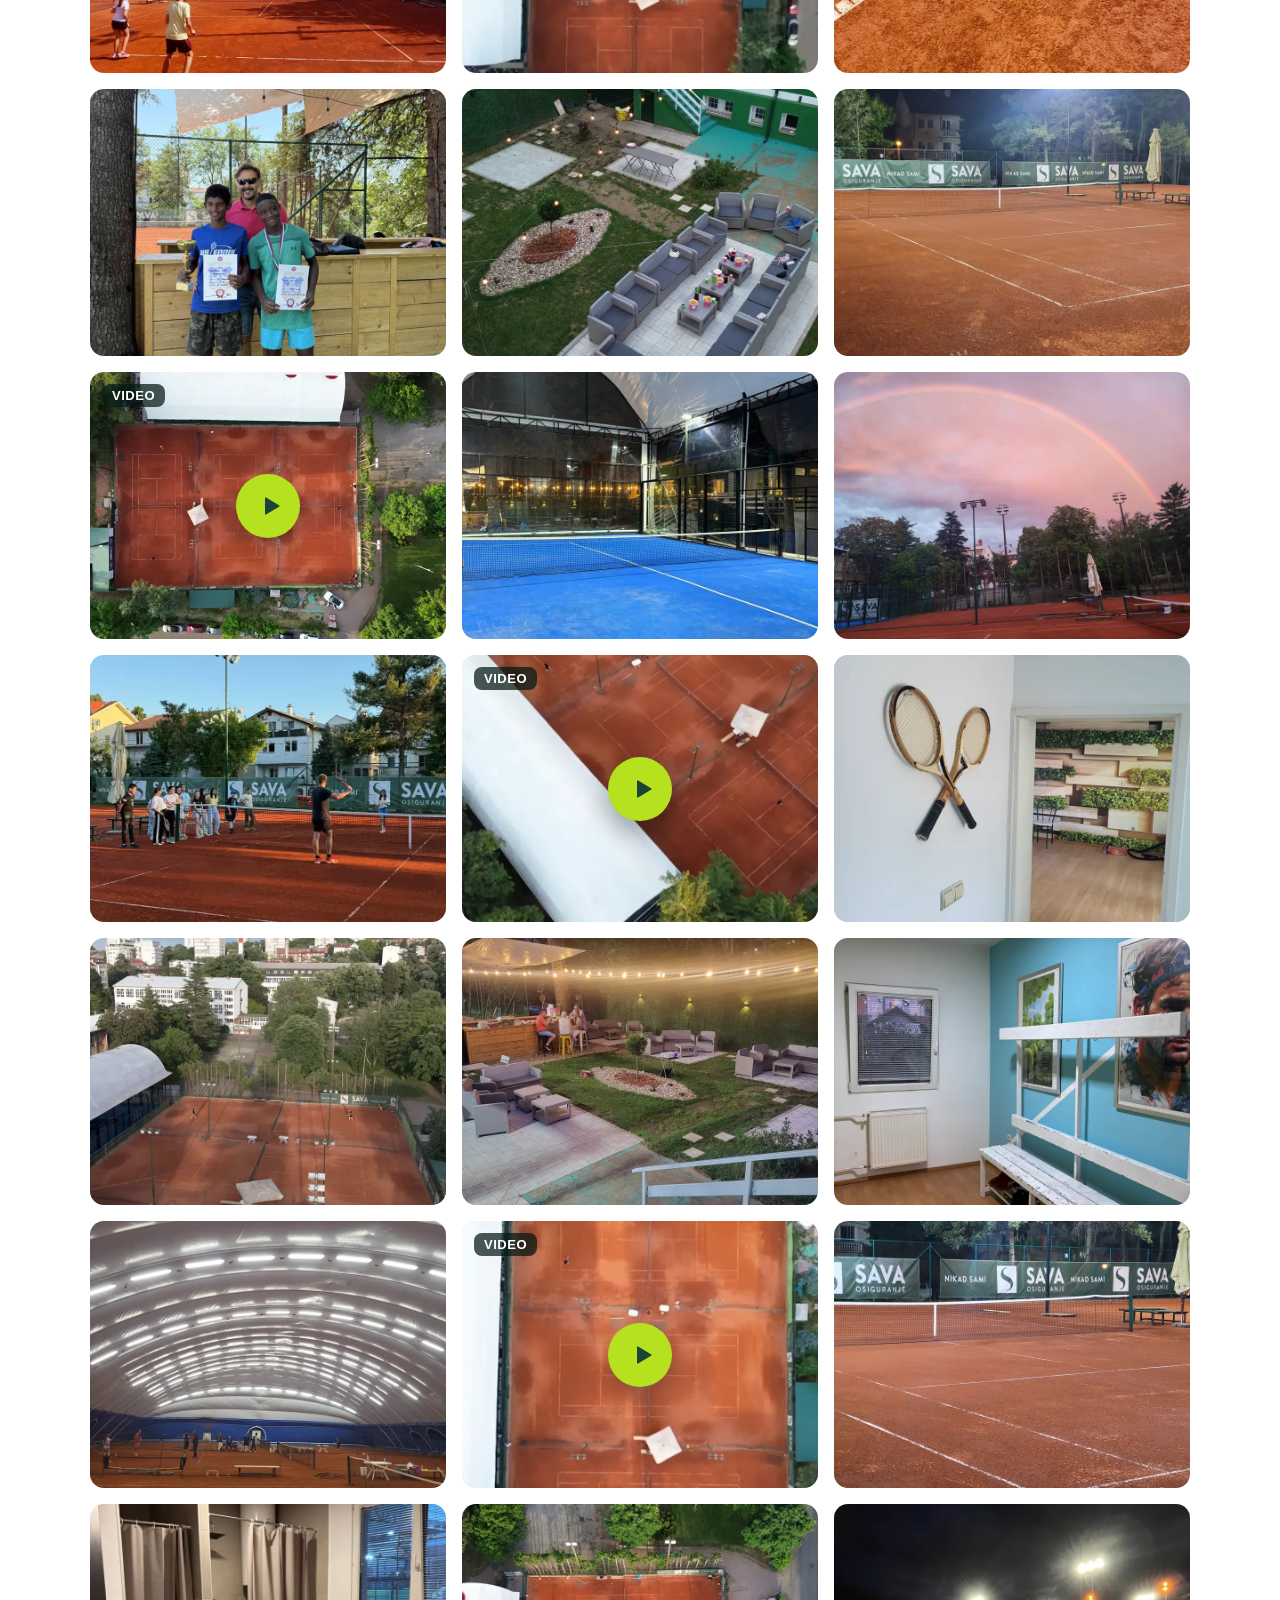
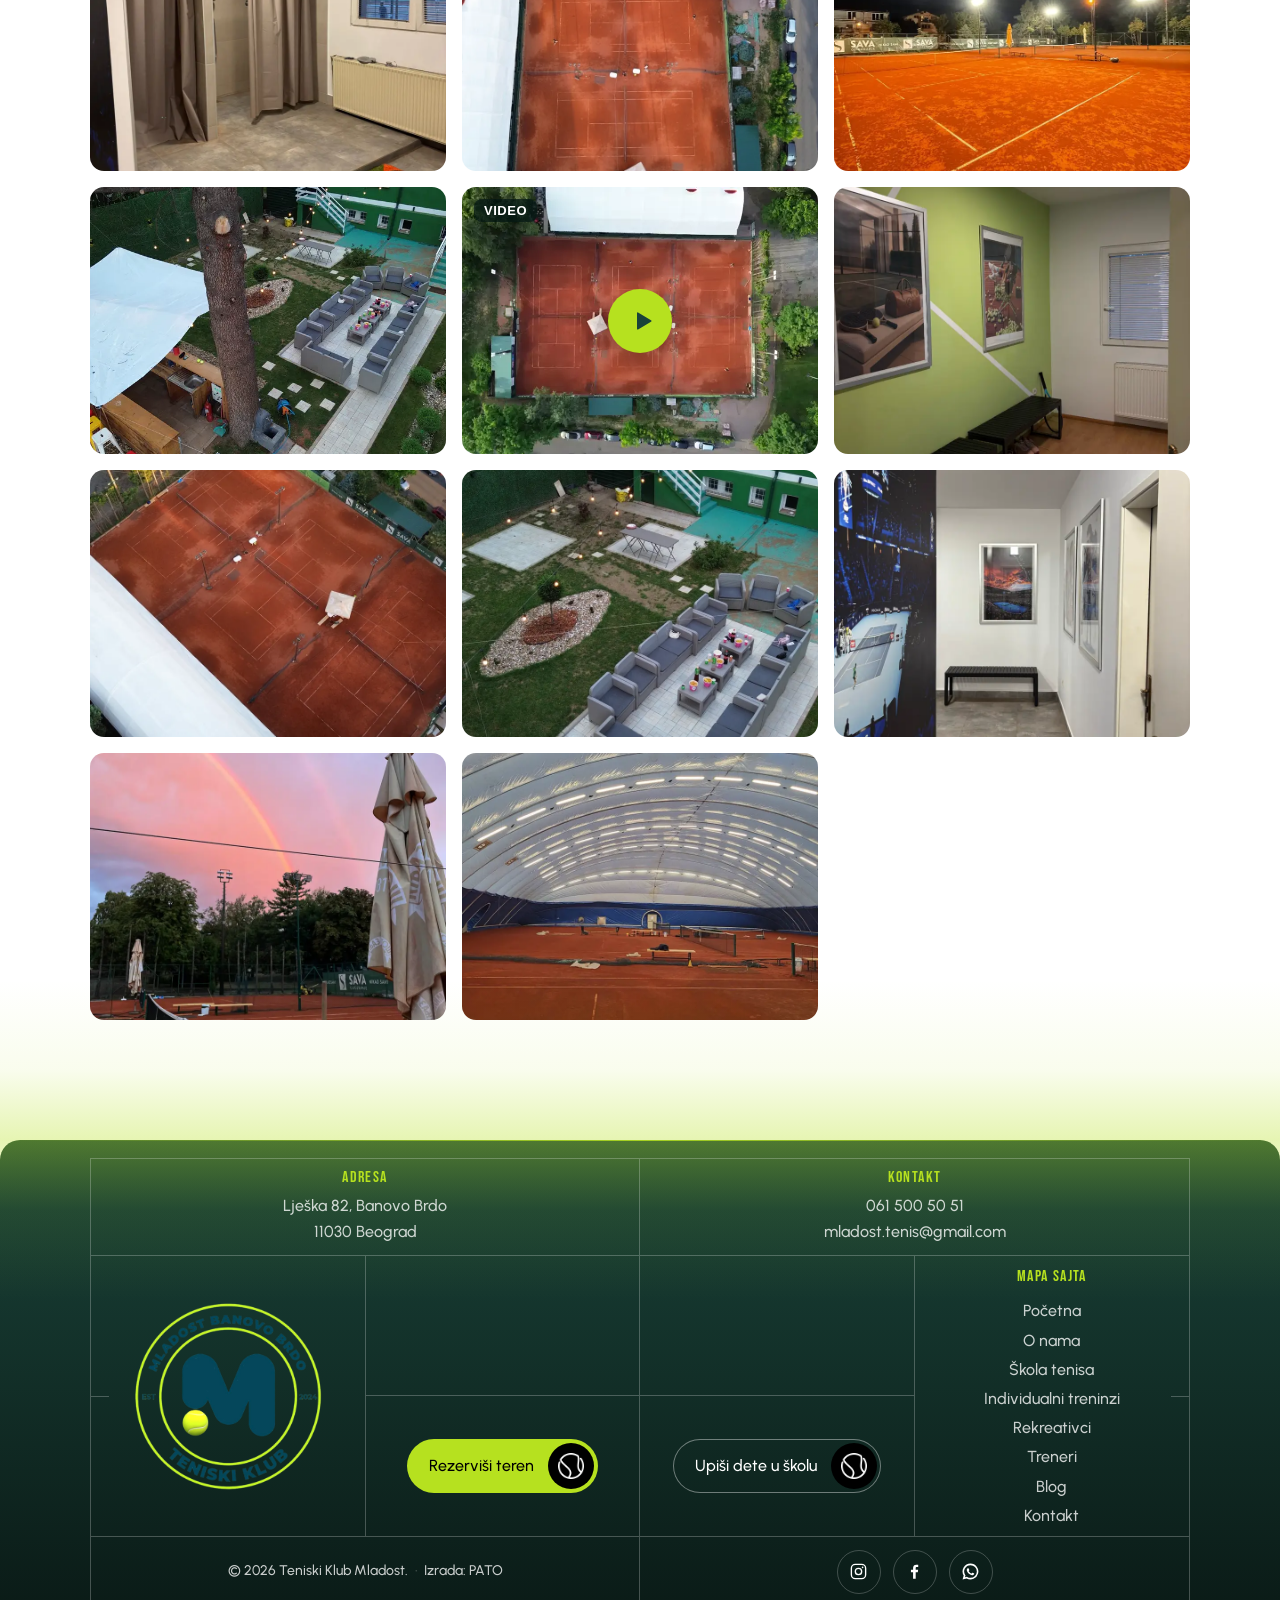
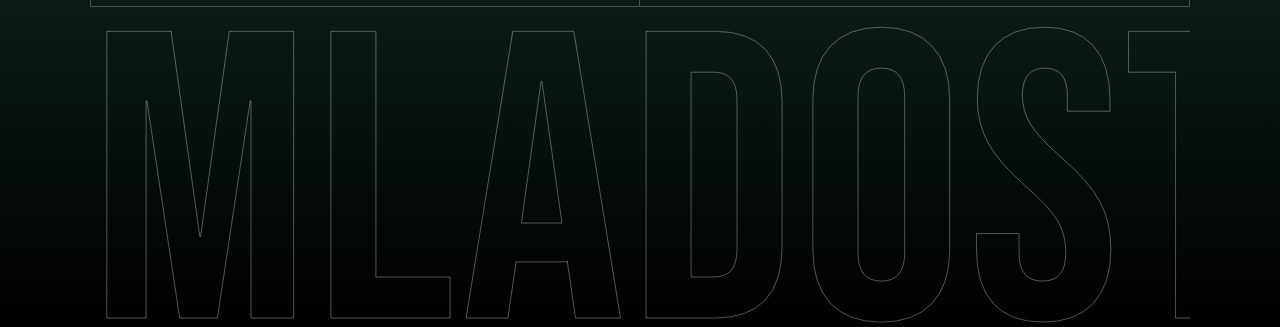
<file: galerija.html>
<!DOCTYPE html>
<html lang="sr">
<head>
<meta charset="utf-8">
<meta name="viewport" content="width=device-width, initial-scale=1.0">
<title>Galerija | Teniski Klub Mladost Banovo Brdo</title>
<meta name="description" content="Fotografije i snimci iz Teniskog kluba Mladost na Banovom Brdu: tri šljakasta terena, škola tenisa, treninzi pod balonom i bašta kluba.">
<link rel="icon" href="images/logo.png" type="image/png">

<!-- Fontovi sa originala: Bebas Neue za naslove, Urbanist za tekst.
     Oba imaju latin-ext subset, dakle č ć ž š đ rade. -->
<link rel="preconnect" href="https://fonts.googleapis.com">
<link rel="preconnect" href="https://fonts.gstatic.com" crossorigin>
<link href="https://fonts.googleapis.com/css2?family=Bebas+Neue&family=Urbanist:wght@400;500;700;900&display=swap" rel="stylesheet">

<!-- Lenis smooth scroll, ista biblioteka i iste postavke kao na tennislove.webflow.io.
     Fajlovi su lokalni, bez zavisnosti od CDN-a. -->
<link rel="stylesheet" href="vendor/lenis.css">

<link rel="stylesheet" href="styles.css?v=100">
</head>
<body>

<main>

  <!-- ================= NAVBAR =================
       Efekat preuzet sa qutenza.framer.website: plutajuca traka koja uleti
       odozgo, linija ispod linka raste na hover, hamburger se sklopi u X.
       Font i dugme su nasi. -->
  <nav class="nav" data-name="Navigation" aria-label="Glavna navigacija">
    <div class="nav__inner">

      <div class="nav__main">
        <div class="nav__row">
          <a class="nav__logo" href="index.html" aria-label="Teniski Klub Mladost, pocetna">
            <img src="images/logo.png" alt="" width="44" height="44" aria-hidden="true">
            <span class="nav__logo-text">Mladost</span>
          </a>

          <button class="nav__burger" type="button" id="nav-burger"
                  aria-label="Otvori meni" aria-expanded="false" aria-controls="nav-links">
            <span class="nav__burger-line nav__burger-line--top"></span>
            <span class="nav__burger-line nav__burger-line--bottom"></span>
          </button>
        </div>

        <div class="nav__links" id="nav-links">
          <a class="nav__link t-btn" href="index.html">Početna</a>
          <a class="nav__link t-btn" href="o-nama.html">O nama</a>
          <a class="nav__link t-btn" href="skola-tenisa.html">Škola tenisa</a>
          <a class="nav__link t-btn" href="individualni-treninzi.html">Individualni treninzi</a>
          <a class="nav__link t-btn" href="rekreativci.html">Rekreativci</a>
          <a class="nav__link t-btn" href="blog.html">Blog</a>
          <a class="nav__link t-btn" href="galerija.html" aria-current="page">Galerija</a>
          <a class="nav__link t-btn" href="kontakt.html">Kontakt</a>
        </div>
      </div>

      <div class="nav__cta">
        <a class="btn btn--ghost" href="rekreativci.html#rezervacija" data-name="Secondary">
          <span class="btn__label t-btn">Rezerviši teren</span>
          <span class="btn__icon" data-name="Button">
            <img src="images/loptica.png" alt="" width="18" height="18" aria-hidden="true">
          </span>
        </a>
      </div>

    </div>
  </nav>

  <!-- ================= GALERIJA, HERO =================
       Morph Gallery sa 21st.dev, prepisana iz React-a u obican JS (main.js).
       Slajdovi prelaze jedan u drugi kroz sum u WebGL shaderu. Strelice,
       palcevi dole, autoplay 4.5s, staje na hover, prevlacenje prstom.
       Nas fazon: naslov levo dole, lime na aktivnom palcu i hover strelice. -->
  <section class="mhero" id="mhero" tabindex="0" role="region" aria-roledescription="carousel" aria-label="Galerija fotografija">
    <canvas class="mhero__canvas" aria-hidden="true"></canvas>
    <div class="mhero__rezerva" hidden></div>
    <div class="mhero__veo-gore" aria-hidden="true"></div>
    <div class="mhero__veo" aria-hidden="true"></div>

    <div class="mhero__tekst">
      <p class="oznaka"><span class="oznaka__ikona"><img src="images/loptica.png" alt="" width="16" height="16"></span>Galerija</p>
      <h1 class="veliki-naslov">Život na <mark class="veliki-naslov__akcenat">šljaci</mark></h1>
    </div>

    <button type="button" class="mhero__strelica mhero__strelica--levo" aria-label="Prethodna fotografija"><svg viewBox="0 0 24 24" fill="none" stroke="currentColor" stroke-width="2.5" stroke-linecap="round" stroke-linejoin="round" aria-hidden="true"><polyline points="15 18 9 12 15 6"/></svg></button>
    <button type="button" class="mhero__strelica mhero__strelica--desno" aria-label="Sledeća fotografija"><svg viewBox="0 0 24 24" fill="none" stroke="currentColor" stroke-width="2.5" stroke-linecap="round" stroke-linejoin="round" aria-hidden="true"><polyline points="9 18 15 12 9 6"/></svg></button>

    <ul class="mhero__palci">
        <li><button type="button" class="mhero__palac" data-src="images/gal-03.webp" data-alt="Tri šljakasta terena snimljena dronom" aria-label="Prikaži: Tri šljakasta terena snimljena dronom"><img src="images/gal-03-m.webp" alt="" width="80" height="50" loading="lazy" decoding="async"></button></li>
        <li><button type="button" class="mhero__palac" data-src="images/gal-02.webp" data-alt="Deca iz škole tenisa sa medaljama i trenerima pod balonom" aria-label="Prikaži: Deca iz škole tenisa sa medaljama i trenerima pod balonom"><img src="images/gal-02-m.webp" alt="" width="80" height="50" loading="lazy" decoding="async"></button></li>
        <li><button type="button" class="mhero__palac" data-src="images/gal-12.webp" data-alt="Duga iznad terena u sumrak" aria-label="Prikaži: Duga iznad terena u sumrak"><img src="images/gal-12-m.webp" alt="" width="80" height="50" loading="lazy" decoding="async"></button></li>
        <li><button type="button" class="mhero__palac" data-src="images/gal-09.webp" data-alt="Teren noću pod reflektorima" aria-label="Prikaži: Teren noću pod reflektorima"><img src="images/gal-09-m.webp" alt="" width="80" height="50" loading="lazy" decoding="async"></button></li>
        <li><button type="button" class="mhero__palac" data-src="images/gal-13.webp" data-alt="Trener sa grupom dece uz mrežu" aria-label="Prikaži: Trener sa grupom dece uz mrežu"><img src="images/gal-13-m.webp" alt="" width="80" height="50" loading="lazy" decoding="async"></button></li>
        <li><button type="button" class="mhero__palac" data-src="images/gal-21.webp" data-alt="Teren po danu sa mrežom" aria-label="Prikaži: Teren po danu sa mrežom"><img src="images/gal-21-m.webp" alt="" width="80" height="50" loading="lazy" decoding="async"></button></li>
        <li><button type="button" class="mhero__palac" data-src="images/gal-25.webp" data-alt="Bašta kluba snimljena odozgo" aria-label="Prikaži: Bašta kluba snimljena odozgo"><img src="images/gal-25-m.webp" alt="" width="80" height="50" loading="lazy" decoding="async"></button></li>
        <li><button type="button" class="mhero__palac" data-src="images/gal-24.webp" data-alt="Teren uveče pod reflektorima" aria-label="Prikaži: Teren uveče pod reflektorima"><img src="images/gal-24-m.webp" alt="" width="80" height="50" loading="lazy" decoding="async"></button></li>
    </ul>

    <span class="mhero__najava" aria-live="polite"></span>
  </section>

  <!-- ================= GALERIJA, MREZA =================
       Najobicnija galerija u kolonama. Fotke i videi, klik otvara veci
       prikaz (strelice, Esc, levo/desno). -->
  <section class="gal" id="sve">
    <div class="gal__inner">
      <h2 class="sekcija__naslov gal__naslov">Fotografije i snimci</h2>
      <div class="gal__mreza">
        <button type="button" class="gal__item gal__item--video" data-video="video/o-nama.mp4" aria-label="Pusti video: Šljakasti teren noću pod reflektorima">
          <img src="images/gal-01-m.webp" alt="Šljakasti teren noću pod reflektorima" width="800" height="450" loading="lazy">
          <span class="gal__oznaka">Video</span>
          <span class="gal__play"><svg viewBox="0 0 24 24" fill="currentColor" aria-hidden="true"><path d="M7 4.5v15a1 1 0 0 0 1.5.86l12.5-7.5a1 1 0 0 0 0-1.72L8.5 3.64A1 1 0 0 0 7 4.5z"/></svg></span>
        </button>
        <button type="button" class="gal__item" data-full="images/gal-02.webp" aria-label="Otvori fotografiju: Deca iz škole tenisa sa medaljama i trenerima pod balonom">
          <img src="images/gal-02-m.webp" alt="Deca iz škole tenisa sa medaljama i trenerima pod balonom" width="800" height="600" loading="lazy">
        </button>
        <button type="button" class="gal__item" data-full="images/gal-03.webp" aria-label="Otvori fotografiju: Tri šljakasta terena snimljena dronom">
          <img src="images/gal-03-m.webp" alt="Tri šljakasta terena snimljena dronom" width="800" height="450" loading="lazy">
        </button>
        <button type="button" class="gal__item" data-full="images/gal-04.webp" aria-label="Otvori fotografiju: Dvoje dece na treningu na šljaci">
          <img src="images/gal-04-m.webp" alt="Dvoje dece na treningu na šljaci" width="800" height="1422" loading="lazy">
        </button>
        <button type="button" class="gal__item gal__item--video" data-video="video/galerija-05.mp4" aria-label="Pusti video: Dron iznad šljakastih terena">
          <img src="images/gal-05-m.webp" alt="Dron iznad šljakastih terena" width="800" height="1422" loading="lazy">
          <span class="gal__oznaka">Video</span>
          <span class="gal__play"><svg viewBox="0 0 24 24" fill="currentColor" aria-hidden="true"><path d="M7 4.5v15a1 1 0 0 0 1.5.86l12.5-7.5a1 1 0 0 0 0-1.72L8.5 3.64A1 1 0 0 0 7 4.5z"/></svg></span>
        </button>
        <button type="button" class="gal__item" data-full="images/gal-06.webp" aria-label="Otvori fotografiju: Linije servis polja na šljaci iz blizine">
          <img src="images/gal-06-m.webp" alt="Linije servis polja na šljaci iz blizine" width="800" height="1124" loading="lazy">
        </button>
        <button type="button" class="gal__item" data-full="images/gal-07.webp" aria-label="Otvori fotografiju: Trener sa dvojicom mladih igrača i diplomama">
          <img src="images/gal-07-m.webp" alt="Trener sa dvojicom mladih igrača i diplomama" width="800" height="1066" loading="lazy">
        </button>
        <button type="button" class="gal__item" data-full="images/gal-08.webp" aria-label="Otvori fotografiju: Bašta kluba odozgo, sa ležaljkama i zelenilom">
          <img src="images/gal-08-m.webp" alt="Bašta kluba odozgo, sa ležaljkama i zelenilom" width="800" height="1422" loading="lazy">
        </button>
        <button type="button" class="gal__item" data-full="images/gal-09.webp" aria-label="Otvori fotografiju: Teren noću pod reflektorima">
          <img src="images/gal-09-m.webp" alt="Teren noću pod reflektorima" width="800" height="600" loading="lazy">
        </button>
        <button type="button" class="gal__item gal__item--video" data-video="video/kontakt.mp4" aria-label="Pusti video: Dron snimak sva tri terena odozgo">
          <img src="images/gal-10-m.webp" alt="Dron snimak sva tri terena odozgo" width="800" height="450" loading="lazy">
          <span class="gal__oznaka">Video</span>
          <span class="gal__play"><svg viewBox="0 0 24 24" fill="currentColor" aria-hidden="true"><path d="M7 4.5v15a1 1 0 0 0 1.5.86l12.5-7.5a1 1 0 0 0 0-1.72L8.5 3.64A1 1 0 0 0 7 4.5z"/></svg></span>
        </button>
        <button type="button" class="gal__item" data-full="images/gal-11.webp" aria-label="Otvori fotografiju: Tereni pod balonom spremni za zimsku sezonu">
          <img src="images/gal-11-m.webp" alt="Tereni pod balonom spremni za zimsku sezonu" width="800" height="1066" loading="lazy">
        </button>
        <button type="button" class="gal__item" data-full="images/gal-12.webp" aria-label="Otvori fotografiju: Duga iznad terena u sumrak">
          <img src="images/gal-12-m.webp" alt="Duga iznad terena u sumrak" width="800" height="600" loading="lazy">
        </button>
        <button type="button" class="gal__item" data-full="images/gal-13.webp" aria-label="Otvori fotografiju: Trener sa grupom dece uz mrežu">
          <img src="images/gal-13-m.webp" alt="Trener sa grupom dece uz mrežu" width="800" height="800" loading="lazy">
        </button>
        <button type="button" class="gal__item gal__item--video" data-video="video/galerija-14.mp4" aria-label="Pusti video: Dron iznad terena i balona">
          <img src="images/gal-14-m.webp" alt="Dron iznad terena i balona" width="800" height="1422" loading="lazy">
          <span class="gal__oznaka">Video</span>
          <span class="gal__play"><svg viewBox="0 0 24 24" fill="currentColor" aria-hidden="true"><path d="M7 4.5v15a1 1 0 0 0 1.5.86l12.5-7.5a1 1 0 0 0 0-1.72L8.5 3.64A1 1 0 0 0 7 4.5z"/></svg></span>
        </button>
        <button type="button" class="gal__item" data-full="images/gal-15.webp" aria-label="Otvori fotografiju: Stari drveni reketi na zidu klupske kuće">
          <img src="images/gal-15-m.webp" alt="Stari drveni reketi na zidu klupske kuće" width="800" height="1066" loading="lazy">
        </button>
        <button type="button" class="gal__item" data-full="images/gal-16.webp" aria-label="Otvori fotografiju: Tereni i kraj snimljeni dronom">
          <img src="images/gal-16-m.webp" alt="Tereni i kraj snimljeni dronom" width="800" height="1422" loading="lazy">
        </button>
        <button type="button" class="gal__item" data-full="images/gal-17.webp" aria-label="Otvori fotografiju: Bašta uveče pod lampicama">
          <img src="images/gal-17-m.webp" alt="Bašta uveče pod lampicama" width="800" height="1066" loading="lazy">
        </button>
        <button type="button" class="gal__item" data-full="images/gal-18.webp" aria-label="Otvori fotografiju: Svlačionica sa klupama i slikama terena">
          <img src="images/gal-18-m.webp" alt="Svlačionica sa klupama i slikama terena" width="800" height="1066" loading="lazy">
        </button>
        <button type="button" class="gal__item" data-full="images/gal-19.webp" aria-label="Otvori fotografiju: Trening pod balonom zimi">
          <img src="images/gal-19-m.webp" alt="Trening pod balonom zimi" width="800" height="1066" loading="lazy">
        </button>
        <button type="button" class="gal__item gal__item--video" data-video="video/galerija-20.mp4" aria-label="Pusti video: Dron nad šljakom">
          <img src="images/gal-20-m.webp" alt="Dron nad šljakom" width="800" height="1422" loading="lazy">
          <span class="gal__oznaka">Video</span>
          <span class="gal__play"><svg viewBox="0 0 24 24" fill="currentColor" aria-hidden="true"><path d="M7 4.5v15a1 1 0 0 0 1.5.86l12.5-7.5a1 1 0 0 0 0-1.72L8.5 3.64A1 1 0 0 0 7 4.5z"/></svg></span>
        </button>
        <button type="button" class="gal__item" data-full="images/gal-21.webp" aria-label="Otvori fotografiju: Teren po danu sa mrežom">
          <img src="images/gal-21-m.webp" alt="Teren po danu sa mrežom" width="800" height="600" loading="lazy">
        </button>
        <button type="button" class="gal__item" data-full="images/gal-22.webp" aria-label="Otvori fotografiju: Nove tuš kabine u klupskoj kući">
          <img src="images/gal-22-m.webp" alt="Nove tuš kabine u klupskoj kući" width="800" height="1066" loading="lazy">
        </button>
        <button type="button" class="gal__item" data-full="images/gal-23.webp" aria-label="Otvori fotografiju: Tereni odozgo, snimak dronom">
          <img src="images/gal-23-m.webp" alt="Tereni odozgo, snimak dronom" width="800" height="1422" loading="lazy">
        </button>
        <button type="button" class="gal__item" data-full="images/gal-24.webp" aria-label="Otvori fotografiju: Teren uveče pod reflektorima">
          <img src="images/gal-24-m.webp" alt="Teren uveče pod reflektorima" width="800" height="800" loading="lazy">
        </button>
        <button type="button" class="gal__item" data-full="images/gal-25.webp" aria-label="Otvori fotografiju: Bašta kluba snimljena odozgo">
          <img src="images/gal-25-m.webp" alt="Bašta kluba snimljena odozgo" width="800" height="450" loading="lazy">
        </button>
        <button type="button" class="gal__item gal__item--video" data-video="video/hero.mp4" aria-label="Pusti video: Dron snimak kluba iz vazduha">
          <img src="images/gal-26-m.webp" alt="Dron snimak kluba iz vazduha" width="800" height="450" loading="lazy">
          <span class="gal__oznaka">Video</span>
          <span class="gal__play"><svg viewBox="0 0 24 24" fill="currentColor" aria-hidden="true"><path d="M7 4.5v15a1 1 0 0 0 1.5.86l12.5-7.5a1 1 0 0 0 0-1.72L8.5 3.64A1 1 0 0 0 7 4.5z"/></svg></span>
        </button>
        <button type="button" class="gal__item" data-full="images/gal-27.webp" aria-label="Otvori fotografiju: Svlačionica sa zelenim zidom">
          <img src="images/gal-27-m.webp" alt="Svlačionica sa zelenim zidom" width="800" height="1066" loading="lazy">
        </button>
        <button type="button" class="gal__item" data-full="images/gal-28.webp" aria-label="Otvori fotografiju: Tereni pored balona, snimak dronom">
          <img src="images/gal-28-m.webp" alt="Tereni pored balona, snimak dronom" width="800" height="1422" loading="lazy">
        </button>
        <button type="button" class="gal__item" data-full="images/gal-29.webp" aria-label="Otvori fotografiju: Klupska kuća i bašta">
          <img src="images/gal-29-m.webp" alt="Klupska kuća i bašta" width="800" height="1422" loading="lazy">
        </button>
        <button type="button" class="gal__item" data-full="images/gal-30.webp" aria-label="Otvori fotografiju: Hodnik klupske kuće sa slikama">
          <img src="images/gal-30-m.webp" alt="Hodnik klupske kuće sa slikama" width="800" height="1066" loading="lazy">
        </button>
        <button type="button" class="gal__item" data-full="images/gal-31.webp" aria-label="Otvori fotografiju: Šljakasti tereni po danu">
          <img src="images/gal-31-m.webp" alt="Šljakasti tereni po danu" width="800" height="1066" loading="lazy">
        </button>
        <button type="button" class="gal__item" data-full="images/gal-32.webp" aria-label="Otvori fotografiju: Balon iznutra, tereni spremni za zimu">
          <img src="images/gal-32-m.webp" alt="Balon iznutra, tereni spremni za zimu" width="800" height="1066" loading="lazy">
        </button>
      </div>
    </div>
  </section>

  <!-- uvecan prikaz, puni ga main.js -->
  <div class="lb" id="lb" role="dialog" aria-modal="true" aria-label="Uvećan prikaz" aria-hidden="true">
    <button type="button" class="lb__dugme lb__zatvori" aria-label="Zatvori"><svg viewBox="0 0 24 24" fill="none" stroke="currentColor" stroke-width="2" stroke-linecap="round" stroke-linejoin="round" aria-hidden="true"><path d="M6 6l12 12M18 6 6 18"/></svg></button>
    <button type="button" class="lb__dugme lb__nazad" aria-label="Prethodna"><svg viewBox="0 0 24 24" fill="none" stroke="currentColor" stroke-width="2" stroke-linecap="round" stroke-linejoin="round" aria-hidden="true"><path d="m15 18-6-6 6-6"/></svg></button>
    <div class="lb__scena"></div>
    <button type="button" class="lb__dugme lb__napred" aria-label="Sledeća"><svg viewBox="0 0 24 24" fill="none" stroke="currentColor" stroke-width="2" stroke-linecap="round" stroke-linejoin="round" aria-hidden="true"><path d="m9 18 6-6-6-6"/></svg></button>
    <p class="lb__brojac" aria-live="polite"></p>
  </div>

</main>

<!-- ================= FOOTER, raspored po teniskom terenu ================= -->
<footer class="footer">
  <div class="footer__inner">

    <div class="court">
      <div class="court__frame" aria-hidden="true"></div>
      <div class="court__net" aria-hidden="true"></div>
      <div class="court__center" aria-hidden="true"></div>

      <!-- gornji koridor, levo -->
      <div class="court__cell court__cell--contact-l">
        <p class="court__label">Adresa</p>
        <address class="court__text">Lješka 82, Banovo Brdo<br>11030 Beograd</address>
      </div>

      <!-- gornji koridor, desno -->
      <div class="court__cell court__cell--contact-r">
        <p class="court__label">Kontakt</p>
        <p class="court__text">
          <a href="tel:+381615005051">061 500 50 51</a><br>
          <a href="mailto:mladost.tenis@gmail.com">mladost.tenis@gmail.com</a>
        </p>
      </div>

      <!-- levo zadnje polje, logo -->
      <div class="court__cell court__cell--logo">
        <img src="images/logo.png" alt="Grb Teniskog kluba Mladost Banovo Brdo" width="190" height="190">
      </div>

      <!-- gornja servis polja, prazna po maketi -->
      <div class="court__cell court__cell--void-a" aria-hidden="true"></div>
      <div class="court__cell court__cell--void-b" aria-hidden="true"></div>

      <!-- donja servis polja, dugmad -->
      <div class="court__cell court__cell--btn-a">
        <a class="btn" href="rekreativci.html#rezervacija">
          <span class="btn__label t-btn">Rezerviši teren</span>
          <span class="btn__icon">
            <img src="images/loptica.png" alt="" width="18" height="18" aria-hidden="true">
          </span>
        </a>
      </div>

      <div class="court__cell court__cell--btn-b">
        <a class="btn btn--ghost" href="skola-tenisa.html">
          <span class="btn__label t-btn">Upiši dete u školu</span>
          <span class="btn__icon">
            <img src="images/loptica.png" alt="" width="18" height="18" aria-hidden="true">
          </span>
        </a>
      </div>

      <!-- desno zadnje polje, site map -->
      <nav class="court__cell court__cell--sitemap" aria-label="Mapa sajta">
        <p class="court__label">Mapa sajta</p>
        <ul class="sitemap">
          <li><a href="index.html">Početna</a></li>
          <li><a href="o-nama.html">O nama</a></li>
          <li><a href="skola-tenisa.html">Škola tenisa</a></li>
          <li><a href="individualni-treninzi.html">Individualni treninzi</a></li>
          <li><a href="rekreativci.html">Rekreativci</a></li>
          <li><a href="treneri.html">Treneri</a></li>
          <li><a href="blog.html">Blog</a></li>
          <li><a href="kontakt.html">Kontakt</a></li>
        </ul>
      </nav>

      <!-- donji koridor, levo -->
      <div class="court__cell court__cell--copy">
        <p class="court__text court__text--small">
          &copy; 2026 Teniski Klub Mladost.
          <span class="court__sep">·</span>
          Izrada: <a href="https://www.patoadcreatives.com/sr" target="_blank" rel="noopener">PATO</a>
        </p>
      </div>

      <!-- donji koridor, desno -->
      <div class="court__cell court__cell--social">
        <ul class="socials">
          <li>
            <a href="https://www.instagram.com/teniskiklub.mladost/" target="_blank" rel="noopener" aria-label="Instagram">
              <svg viewBox="0 0 24 24" fill="none" stroke="currentColor" stroke-width="1.7" aria-hidden="true"><rect x="3" y="3" width="18" height="18" rx="5"/><circle cx="12" cy="12" r="4"/><circle cx="17.2" cy="6.8" r="1" fill="currentColor" stroke="none"/></svg>
            </a>
          </li>
          <li>
            <a href="https://www.facebook.com/people/Teniski-Klub-Mladost/61586981363101/" target="_blank" rel="noopener" aria-label="Facebook">
              <svg viewBox="0 0 24 24" fill="currentColor" aria-hidden="true"><path d="M13.5 21v-8h2.7l.4-3.1h-3.1V7.9c0-.9.25-1.5 1.55-1.5H16.7V3.6c-.3 0-1.3-.1-2.45-.1-2.4 0-4.05 1.5-4.05 4.2v2.2H7.5V13h2.7v8z"/></svg>
            </a>
          </li>
          <li>
            <a href="https://wa.me/381615005051" target="_blank" rel="noopener" aria-label="WhatsApp">
              <svg viewBox="0 0 24 24" fill="currentColor" aria-hidden="true"><path d="M12 2a10 10 0 0 0-8.6 15.1L2 22l5-1.3A10 10 0 1 0 12 2m0 2a8 8 0 0 1 0 16 8 8 0 0 1-4.1-1.1l-.3-.2-2.6.7.7-2.5-.2-.3A8 8 0 0 1 12 4m-3.2 4c-.2 0-.5.1-.7.3-.3.3-.8.8-.8 1.9s.8 2.2.9 2.4c.1.2 1.6 2.6 4 3.5 1.9.7 2.3.6 2.7.6.5 0 1.4-.5 1.6-1.1.2-.6.2-1 .1-1.1l-.5-.3-1.4-.7c-.2-.1-.4-.1-.5.1l-.7.9c-.1.2-.3.2-.5.1-.2-.1-1-.4-1.9-1.2-.7-.6-1.2-1.4-1.3-1.6-.1-.2 0-.4.1-.5l.4-.5.2-.4v-.4l-.7-1.6c-.2-.4-.4-.4-.5-.4z"/></svg>
            </a>
          </li>
        </ul>
      </div>

    </div>

    <!-- veliki natpis ispod terena, presecen dnom -->
    <div class="footer__wordmark" aria-hidden="true"><span>MLADOST</span></div>

  </div>
</footer>

<script src="vendor/lenis.min.js"></script>
<script src="main.js?v=50"></script>
</body>
</html>
</file>
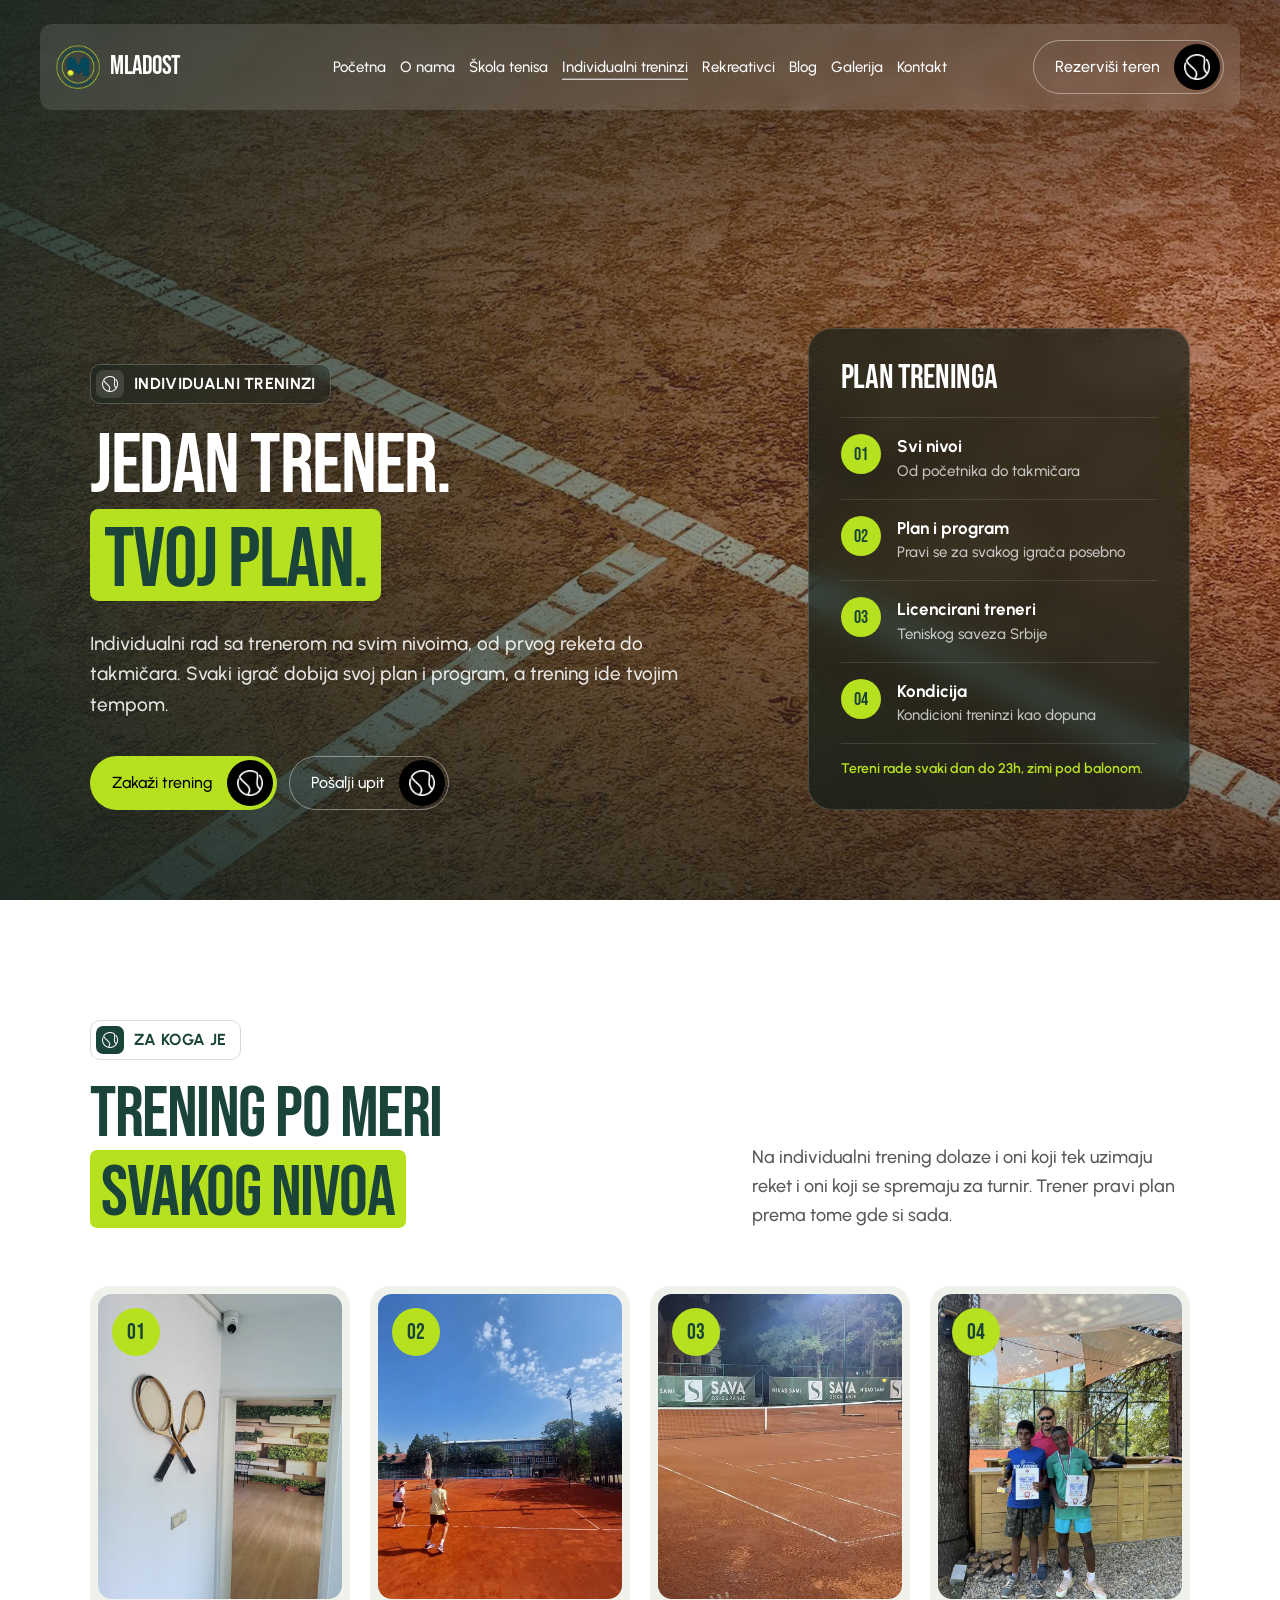
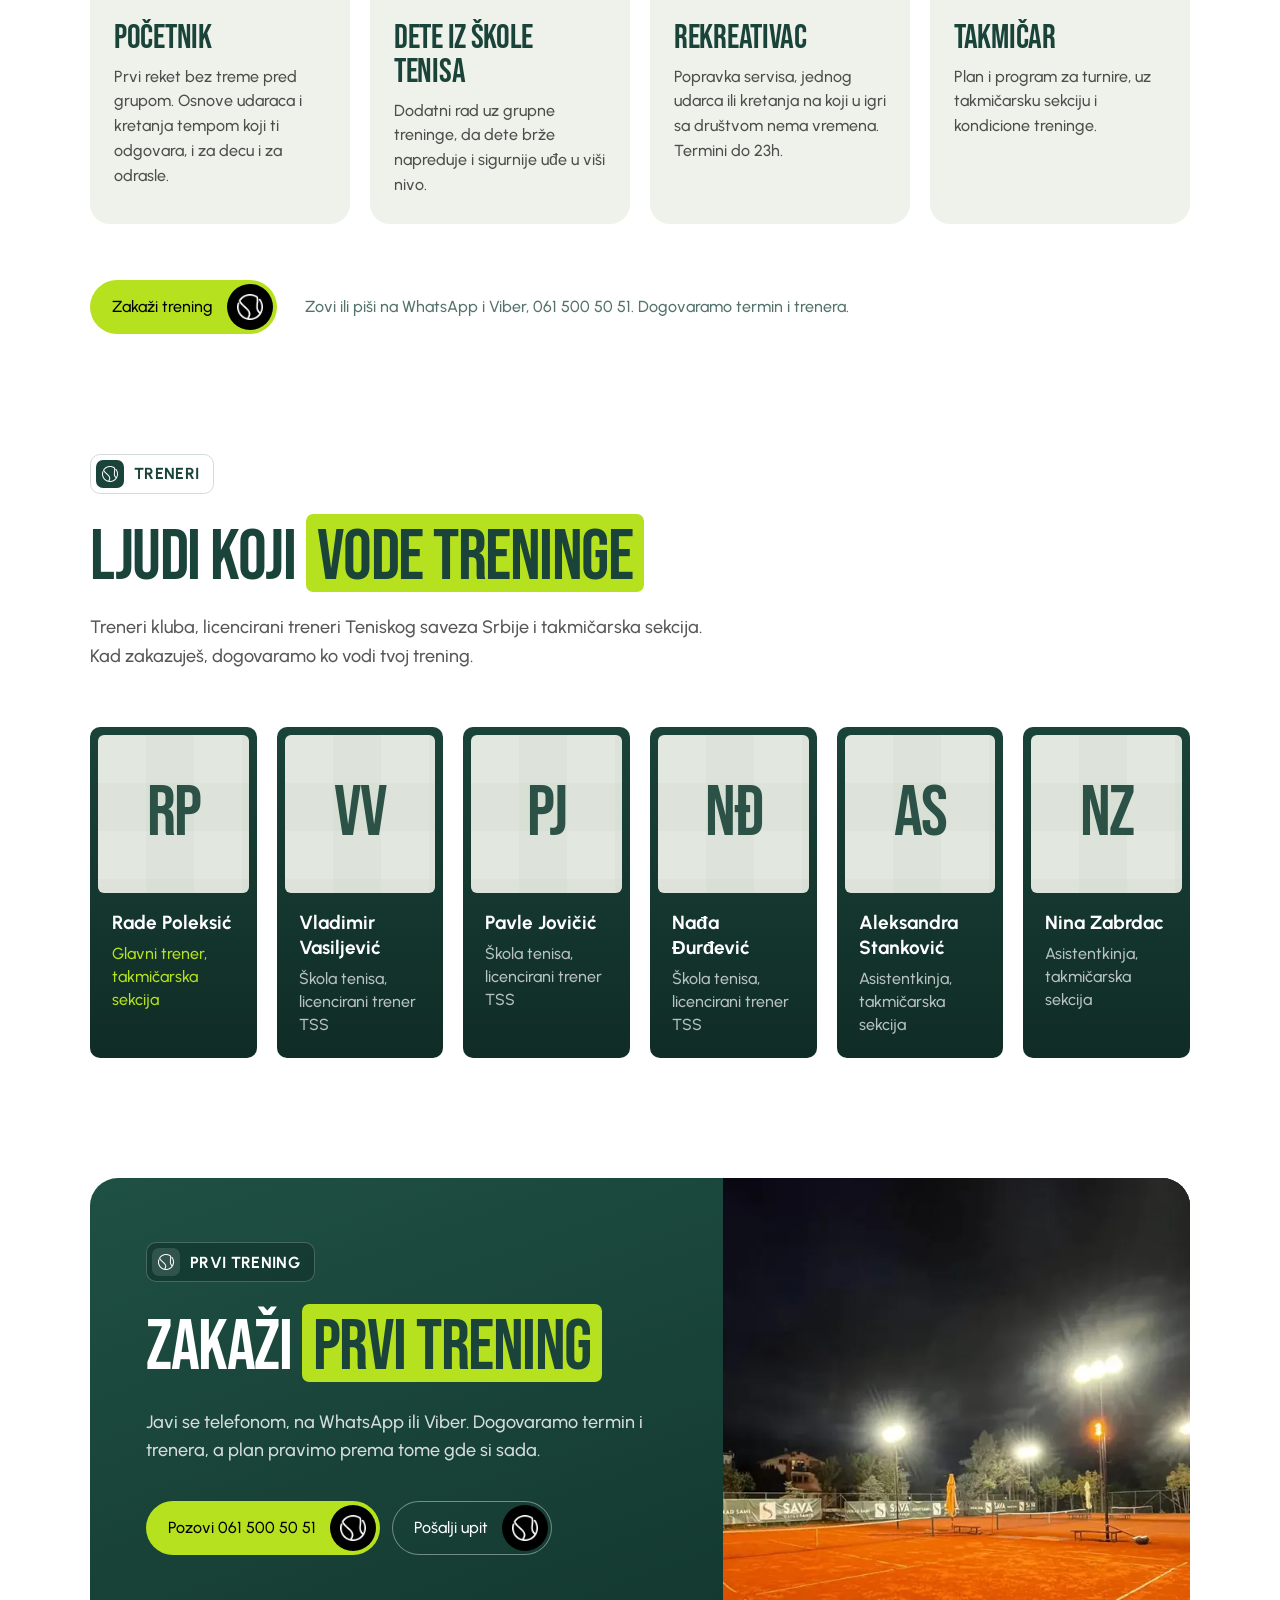
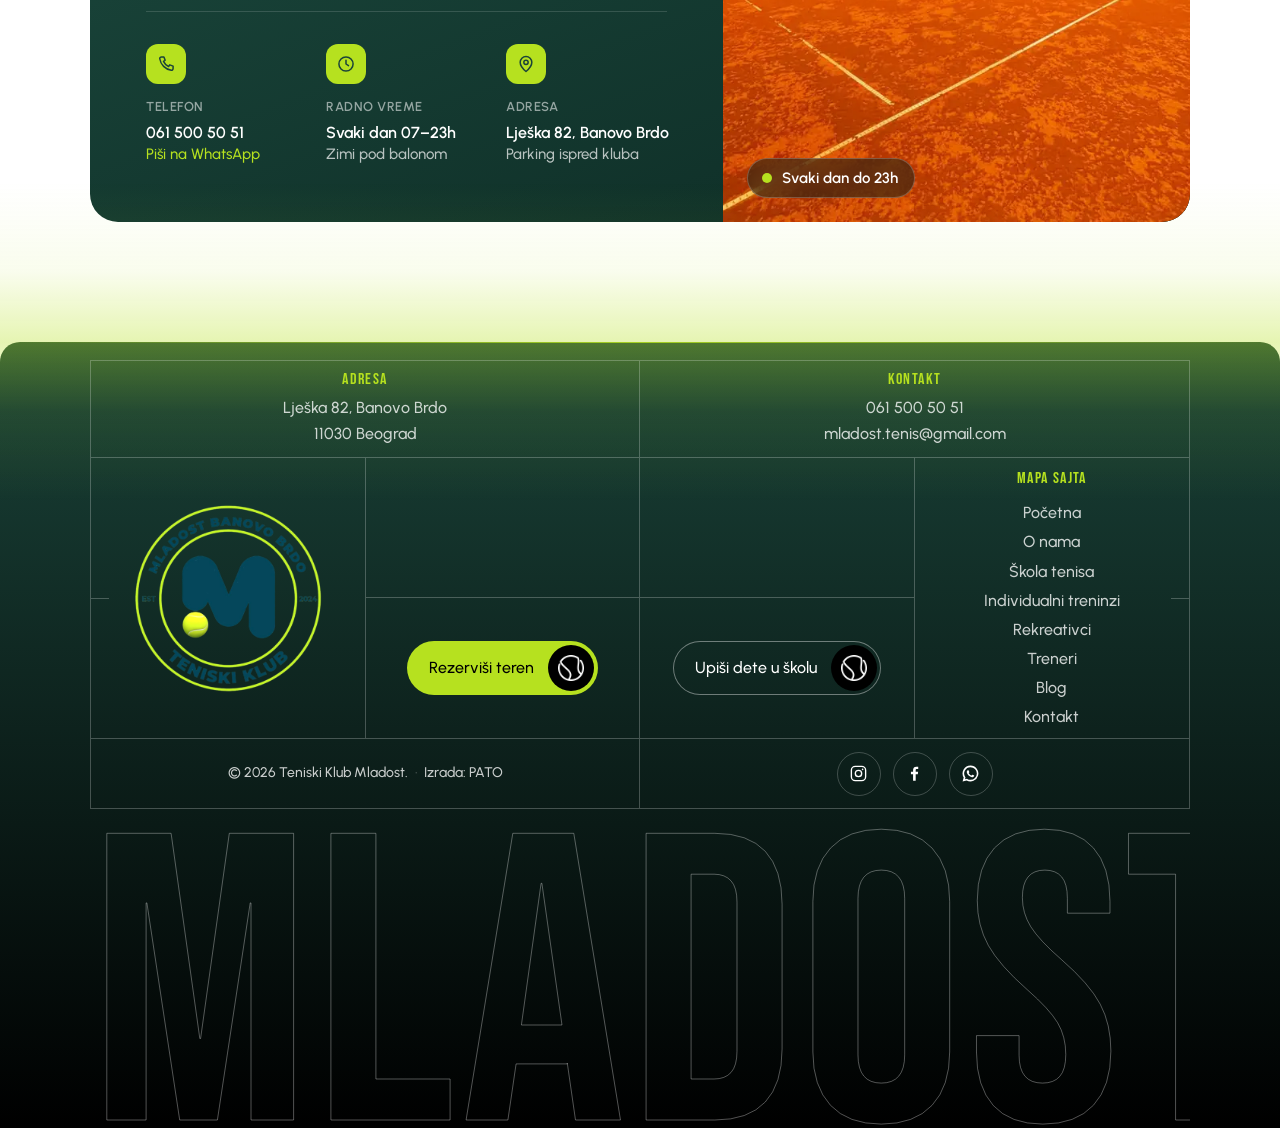
<file: individualni-treninzi.html>
<!DOCTYPE html>
<html lang="sr">
<head>
<meta charset="utf-8">
<meta name="viewport" content="width=device-width, initial-scale=1.0">
<title>Individualni treninzi | Teniski Klub Mladost Banovo Brdo</title>
<meta name="description" content="Individualni treninzi tenisa na Banovom Brdu, na svim nivoima. Plan i program za svakog igrača, licencirani treneri TSS, tereni do 23h i zimi pod balonom.">
<link rel="icon" href="images/logo.png" type="image/png">

<!-- Fontovi sa originala: Bebas Neue za naslove, Urbanist za tekst.
     Oba imaju latin-ext subset, dakle č ć ž š đ rade. -->
<link rel="preconnect" href="https://fonts.googleapis.com">
<link rel="preconnect" href="https://fonts.gstatic.com" crossorigin>
<link href="https://fonts.googleapis.com/css2?family=Bebas+Neue&family=Urbanist:wght@400;500;700;900&display=swap" rel="stylesheet">

<!-- Lenis smooth scroll, ista biblioteka i iste postavke kao na tennislove.webflow.io.
     Fajlovi su lokalni, bez zavisnosti od CDN-a. -->
<link rel="stylesheet" href="vendor/lenis.css">

<link rel="stylesheet" href="styles.css?v=100">
</head>
<body>

<main>

  <!-- ================= NAVBAR =================
       Efekat preuzet sa qutenza.framer.website: plutajuca traka koja uleti
       odozgo, linija ispod linka raste na hover, hamburger se sklopi u X.
       Font i dugme su nasi. -->
  <nav class="nav" data-name="Navigation" aria-label="Glavna navigacija">
    <div class="nav__inner">

      <div class="nav__main">
        <div class="nav__row">
          <a class="nav__logo" href="index.html" aria-label="Teniski Klub Mladost, pocetna">
            <img src="images/logo.png" alt="" width="44" height="44" aria-hidden="true">
            <span class="nav__logo-text">Mladost</span>
          </a>

          <button class="nav__burger" type="button" id="nav-burger"
                  aria-label="Otvori meni" aria-expanded="false" aria-controls="nav-links">
            <span class="nav__burger-line nav__burger-line--top"></span>
            <span class="nav__burger-line nav__burger-line--bottom"></span>
          </button>
        </div>

        <div class="nav__links" id="nav-links">
          <a class="nav__link t-btn" href="index.html">Početna</a>
          <a class="nav__link t-btn" href="o-nama.html">O nama</a>
          <a class="nav__link t-btn" href="skola-tenisa.html">Škola tenisa</a>
          <a class="nav__link t-btn" href="individualni-treninzi.html" aria-current="page">Individualni treninzi</a>
          <a class="nav__link t-btn" href="rekreativci.html">Rekreativci</a>
          <a class="nav__link t-btn" href="blog.html">Blog</a>
          <a class="nav__link t-btn" href="galerija.html">Galerija</a>
          <a class="nav__link t-btn" href="kontakt.html">Kontakt</a>
        </div>
      </div>

      <div class="nav__cta">
        <a class="btn btn--ghost" href="rekreativci.html#rezervacija" data-name="Secondary">
          <span class="btn__label t-btn">Rezerviši teren</span>
          <span class="btn__icon" data-name="Button">
            <img src="images/loptica.png" alt="" width="18" height="18" aria-hidden="true">
          </span>
        </a>
      </div>

    </div>
  </nav>

  <!-- ================= INDIVIDUALNI TRENINZI, HERO =================
       Fotka linija servis polja preko celog ekrana (tehnika, preciznost),
       tekst levo, desno tamna staklena kartica "Plan treninga".
       Tekst iz dokumenta O klubu: individualni rad na svim nivoima, plan i
       program za svakog igraca, licencirani treneri TSS, kondicioni treninzi.
       Cena i trajanje treninga nisu potvrdjeni i ne pominju se. -->
  <section class="ihero" data-name="Individualni Hero">
    <picture class="ihero__bg">
      <source media="(max-width: 767px)" srcset="images/individualni-hero-m.webp">
      <img src="images/individualni-hero.webp" alt="Linije servis polja na šljaci izbliza" width="1920" height="1230">
    </picture>
    <div class="ihero__veo" aria-hidden="true"></div>
    <div class="hero__grain" aria-hidden="true"></div>

    <div class="ihero__inner">
      <div class="ihero__tekst">
        <p class="oznaka"><span class="oznaka__ikona"><img src="images/loptica.png" alt="" width="16" height="16"></span>Individualni treninzi</p>
        <h1 class="veliki-naslov">Jedan trener.<br><mark class="veliki-naslov__akcenat">Tvoj plan.</mark></h1>
        <p class="ihero__sub">Individualni rad sa trenerom na svim nivoima, od prvog reketa do takmičara. Svaki igrač dobija svoj plan i program, a trening ide tvojim tempom.</p>
        <div class="ihero__dugmad">
          <a class="btn" href="tel:+381615005051">
            <span class="btn__label t-btn">Zakaži trening</span>
            <span class="btn__icon"><img src="images/loptica.png" alt="" width="18" height="18" aria-hidden="true"></span>
          </a>
          <a class="btn btn--ghost" href="kontakt.html">
            <span class="btn__label t-btn">Pošalji upit</span>
            <span class="btn__icon"><img src="images/loptica.png" alt="" width="18" height="18" aria-hidden="true"></span>
          </a>
        </div>
      </div>

      <aside class="ihero__plan" aria-label="Šta dobijaš na individualnom treningu">
        <p class="ihero__plan-naslov">Plan treninga</p>
        <ol class="ihero__lista">
          <li>
            <span class="ihero__br">01</span>
            <span><strong>Svi nivoi</strong>Od početnika do takmičara</span>
          </li>
          <li>
            <span class="ihero__br">02</span>
            <span><strong>Plan i program</strong>Pravi se za svakog igrača posebno</span>
          </li>
          <li>
            <span class="ihero__br">03</span>
            <span><strong>Licencirani treneri</strong>Teniskog saveza Srbije</span>
          </li>
          <li>
            <span class="ihero__br">04</span>
            <span><strong>Kondicija</strong>Kondicioni treninzi kao dopuna</span>
          </li>
        </ol>
        <p class="ihero__plan-dno">Tereni rade svaki dan do 23h, zimi pod balonom.</p>
      </aside>
    </div>
  </section>

  <!-- ================= ZA KOGA JE =================
       Cetiri kartice, po jedna za svaki nivo igraca. Osnova je recenica iz
       dokumenta O klubu: individualni rad sa trenerom na svim nivoima, plan
       i program za svakog igraca. Bez cene, trajanja i metoda koje nisu
       potvrdjene. -->
  <section class="zakoga" id="za-koga">
    <div class="zakoga__okvir">

      <div class="zakoga__glava">
        <div>
          <p class="oznaka"><span class="oznaka__ikona"><img src="images/loptica.png" alt="" width="16" height="16"></span>Za koga je</p>
          <h2 class="veliki-naslov">Trening po meri <mark class="veliki-naslov__akcenat">svakog nivoa</mark></h2>
        </div>
        <p class="zakoga__uvod">Na individualni trening dolaze i oni koji tek uzimaju reket i oni koji se spremaju za turnir. Trener pravi plan prema tome gde si sada.</p>
      </div>

      <ul class="zakoga__mreza">
        <li class="zakoga__k">
          <div class="zakoga__foto">
            <img src="images/gal-15-m.webp" alt="Stari drveni reketi na zidu klupske kuće" width="800" height="1066" loading="lazy">
            <span class="zakoga__br">01</span>
          </div>
          <div class="zakoga__tekst">
            <h3 class="zakoga__naslov">Početnik</h3>
            <p>Prvi reket bez treme pred grupom. Osnove udaraca i kretanja tempom koji ti odgovara, i za decu i za odrasle.</p>
          </div>
        </li>
        <li class="zakoga__k">
          <div class="zakoga__foto">
            <img src="images/gal-04-m.webp" alt="Dvoje dece na treningu na šljaci" width="800" height="1422" loading="lazy">
            <span class="zakoga__br">02</span>
          </div>
          <div class="zakoga__tekst">
            <h3 class="zakoga__naslov">Dete iz škole tenisa</h3>
            <p>Dodatni rad uz grupne treninge, da dete brže napreduje i sigurnije uđe u viši nivo.</p>
          </div>
        </li>
        <li class="zakoga__k">
          <div class="zakoga__foto">
            <img src="images/gal-09-m.webp" alt="Teren noću pod reflektorima" width="800" height="600" loading="lazy">
            <span class="zakoga__br">03</span>
          </div>
          <div class="zakoga__tekst">
            <h3 class="zakoga__naslov">Rekreativac</h3>
            <p>Popravka servisa, jednog udarca ili kretanja na koji u igri sa društvom nema vremena. Termini do 23h.</p>
          </div>
        </li>
        <li class="zakoga__k">
          <div class="zakoga__foto">
            <img src="images/gal-07-m.webp" alt="Trener sa dvojicom mladih igrača i njihovim diplomama" width="800" height="1066" loading="lazy">
            <span class="zakoga__br">04</span>
          </div>
          <div class="zakoga__tekst">
            <h3 class="zakoga__naslov">Takmičar</h3>
            <p>Plan i program za turnire, uz takmičarsku sekciju i kondicione treninge.</p>
          </div>
        </li>
      </ul>

      <div class="zakoga__dno">
        <a class="btn" href="tel:+381615005051">
          <span class="btn__label t-btn">Zakaži trening</span>
          <span class="btn__icon"><img src="images/loptica.png" alt="" width="18" height="18" aria-hidden="true"></span>
        </a>
        <p class="zakoga__napomena">Zovi ili piši na WhatsApp i Viber, 061 500 50 51. Dogovaramo termin i trenera.</p>
      </div>

    </div>
  </section>

  <!-- ================= TRENERI =================
       Kao "Our creative team" na qutenza.framer.website/about: naslov i
       recenica levo, kartice sa poljem za portret gore i imenom i ulogom
       ispod. Portreta jos nema: polje je sage sa kvadraticima i velikim
       inicijalima; kad stignu fotke, inicijali se menjaju slikom.
       Imena i uloge iz dokumenta O klubu. Kondicioni trener ceka potvrdu imena. -->
  <section class="treneri" id="treneri">
    <div class="treneri__okvir">

      <div class="treneri__glava">
        <p class="oznaka"><span class="oznaka__ikona"><img src="images/loptica.png" alt="" width="16" height="16"></span>Treneri</p>
        <h2 class="veliki-naslov">Ljudi koji <mark class="veliki-naslov__akcenat">vode treninge</mark></h2>
        <p class="treneri__uvod">Treneri kluba, licencirani treneri Teniskog saveza Srbije i takmičarska sekcija. Kad zakazuješ, dogovaramo ko vodi tvoj trening.</p>
      </div>

      <ul class="treneri__mreza">
        <li class="trener">
          <div class="trener__foto" aria-hidden="true"><span>RP</span></div>
          <div class="trener__tekst">
            <p class="trener__ime">Rade Poleksić</p>
            <p class="trener__uloga trener__uloga--glavni">Glavni trener, takmičarska sekcija</p>
          </div>
        </li>
        <li class="trener">
          <div class="trener__foto" aria-hidden="true"><span>VV</span></div>
          <div class="trener__tekst">
            <p class="trener__ime">Vladimir Vasiljević</p>
            <p class="trener__uloga">Škola tenisa, licencirani trener TSS</p>
          </div>
        </li>
        <li class="trener">
          <div class="trener__foto" aria-hidden="true"><span>PJ</span></div>
          <div class="trener__tekst">
            <p class="trener__ime">Pavle Jovičić</p>
            <p class="trener__uloga">Škola tenisa, licencirani trener TSS</p>
          </div>
        </li>
        <li class="trener">
          <div class="trener__foto" aria-hidden="true"><span>NĐ</span></div>
          <div class="trener__tekst">
            <p class="trener__ime">Nađa Đurđević</p>
            <p class="trener__uloga">Škola tenisa, licencirani trener TSS</p>
          </div>
        </li>
        <li class="trener">
          <div class="trener__foto" aria-hidden="true"><span>AS</span></div>
          <div class="trener__tekst">
            <p class="trener__ime">Aleksandra Stanković</p>
            <p class="trener__uloga">Asistentkinja, takmičarska sekcija</p>
          </div>
        </li>
        <li class="trener">
          <div class="trener__foto" aria-hidden="true"><span>NZ</span></div>
          <div class="trener__tekst">
            <p class="trener__ime">Nina Zabrdac</p>
            <p class="trener__uloga">Asistentkinja, takmičarska sekcija</p>
          </div>
        </li>
      </ul>

    </div>
  </section>

  <!-- ================= ZAVRSNI POZIV =================
       Zakazi prvi trening: telefon odmah, upit preko kontakt forme.
       Ista sekcija na Skoli tenisa i Individualnim treninzima: tamna
       kartica (kao traka Kondicioni treninzi), tekst i dugmad levo, tri
       podatka ispod (telefon, radno vreme, adresa), fotka desno sa tamnom
       staklenom oznakom. Bez cene, trajanja i probnog treninga dok klijent
       ne potvrdi. -->
  <section class="poziv" id="poziv">
    <div class="poziv__okvir">

      <div class="poziv__tekst">
        <p class="oznaka"><span class="oznaka__ikona"><img src="images/loptica.png" alt="" width="16" height="16"></span>Prvi trening</p>
        <h2 class="veliki-naslov">Zakaži <mark class="veliki-naslov__akcenat">prvi trening</mark></h2>
        <p class="poziv__uvod">Javi se telefonom, na WhatsApp ili Viber. Dogovaramo termin i trenera, a plan pravimo prema tome gde si sada.</p>
        <div class="poziv__dugmad">
          <a class="btn" href="tel:+381615005051">
            <span class="btn__label t-btn">Pozovi 061 500 50 51</span>
            <span class="btn__icon"><img src="images/loptica.png" alt="" width="18" height="18" aria-hidden="true"></span>
          </a>
          <a class="btn btn--ghost" href="kontakt.html">
            <span class="btn__label t-btn">Pošalji upit</span>
            <span class="btn__icon"><img src="images/loptica.png" alt="" width="18" height="18" aria-hidden="true"></span>
          </a>
        </div>

        <ul class="poziv__podaci">
          <li>
            <span class="poziv__ik"><svg viewBox="0 0 24 24" fill="none" stroke="currentColor" stroke-width="1.8" stroke-linecap="round" stroke-linejoin="round" aria-hidden="true"><path d="M6.5 3.5h3l1.5 4-2 1.4a12 12 0 0 0 6.1 6.1l1.4-2 4 1.5v3a2 2 0 0 1-2.2 2A16.5 16.5 0 0 1 4.5 5.7a2 2 0 0 1 2-2.2z"/></svg></span>
            <span>
              <span class="poziv__lab">Telefon</span>
              <a href="tel:+381615005051">061 500 50 51</a>
              <a class="poziv__sitno" href="https://wa.me/381615005051" target="_blank" rel="noopener">Piši na WhatsApp</a>
            </span>
          </li>
          <li>
            <span class="poziv__ik"><svg viewBox="0 0 24 24" fill="none" stroke="currentColor" stroke-width="1.8" stroke-linecap="round" stroke-linejoin="round" aria-hidden="true"><circle cx="12" cy="12" r="8.5"/><path d="M12 7.5V12l3 2"/></svg></span>
            <span>
              <span class="poziv__lab">Radno vreme</span>
              Svaki dan 07–23h
              <span class="poziv__sitno">Zimi pod balonom</span>
            </span>
          </li>
          <li>
            <span class="poziv__ik"><svg viewBox="0 0 24 24" fill="none" stroke="currentColor" stroke-width="1.8" stroke-linecap="round" stroke-linejoin="round" aria-hidden="true"><path d="M12 21s7-5.6 7-11a7 7 0 1 0-14 0c0 5.4 7 11 7 11z"/><circle cx="12" cy="10" r="2.6"/></svg></span>
            <span>
              <span class="poziv__lab">Adresa</span>
              <a href="https://www.google.com/maps?q=Lje%C5%A1ka+82,+Banovo+Brdo,+Beograd" target="_blank" rel="noopener">Lješka 82, Banovo Brdo</a>
              <span class="poziv__sitno">Parking ispred kluba</span>
            </span>
          </li>
        </ul>
      </div>

      <figure class="poziv__foto">
        <img src="images/gal-24.webp" srcset="images/gal-24-m.webp 800w, images/gal-24.webp 1170w" sizes="(max-width: 1199px) 100vw, 45vw" alt="Tereni kluba noću pod reflektorima" width="1170" height="1170" loading="lazy">
        <figcaption class="poziv__tag"><span aria-hidden="true"></span>Svaki dan do 23h</figcaption>
      </figure>

    </div>
  </section>

</main>

<!-- ================= FOOTER, raspored po teniskom terenu ================= -->
<footer class="footer">
  <div class="footer__inner">

    <div class="court">
      <div class="court__frame" aria-hidden="true"></div>
      <div class="court__net" aria-hidden="true"></div>
      <div class="court__center" aria-hidden="true"></div>

      <!-- gornji koridor, levo -->
      <div class="court__cell court__cell--contact-l">
        <p class="court__label">Adresa</p>
        <address class="court__text">Lješka 82, Banovo Brdo<br>11030 Beograd</address>
      </div>

      <!-- gornji koridor, desno -->
      <div class="court__cell court__cell--contact-r">
        <p class="court__label">Kontakt</p>
        <p class="court__text">
          <a href="tel:+381615005051">061 500 50 51</a><br>
          <a href="mailto:mladost.tenis@gmail.com">mladost.tenis@gmail.com</a>
        </p>
      </div>

      <!-- levo zadnje polje, logo -->
      <div class="court__cell court__cell--logo">
        <img src="images/logo.png" alt="Grb Teniskog kluba Mladost Banovo Brdo" width="190" height="190">
      </div>

      <!-- gornja servis polja, prazna po maketi -->
      <div class="court__cell court__cell--void-a" aria-hidden="true"></div>
      <div class="court__cell court__cell--void-b" aria-hidden="true"></div>

      <!-- donja servis polja, dugmad -->
      <div class="court__cell court__cell--btn-a">
        <a class="btn" href="rekreativci.html#rezervacija">
          <span class="btn__label t-btn">Rezerviši teren</span>
          <span class="btn__icon">
            <img src="images/loptica.png" alt="" width="18" height="18" aria-hidden="true">
          </span>
        </a>
      </div>

      <div class="court__cell court__cell--btn-b">
        <a class="btn btn--ghost" href="skola-tenisa.html">
          <span class="btn__label t-btn">Upiši dete u školu</span>
          <span class="btn__icon">
            <img src="images/loptica.png" alt="" width="18" height="18" aria-hidden="true">
          </span>
        </a>
      </div>

      <!-- desno zadnje polje, site map -->
      <nav class="court__cell court__cell--sitemap" aria-label="Mapa sajta">
        <p class="court__label">Mapa sajta</p>
        <ul class="sitemap">
          <li><a href="index.html">Početna</a></li>
          <li><a href="o-nama.html">O nama</a></li>
          <li><a href="skola-tenisa.html">Škola tenisa</a></li>
          <li><a href="individualni-treninzi.html">Individualni treninzi</a></li>
          <li><a href="rekreativci.html">Rekreativci</a></li>
          <li><a href="treneri.html">Treneri</a></li>
          <li><a href="blog.html">Blog</a></li>
          <li><a href="kontakt.html">Kontakt</a></li>
        </ul>
      </nav>

      <!-- donji koridor, levo -->
      <div class="court__cell court__cell--copy">
        <p class="court__text court__text--small">
          &copy; 2026 Teniski Klub Mladost.
          <span class="court__sep">·</span>
          Izrada: <a href="https://www.patoadcreatives.com/sr" target="_blank" rel="noopener">PATO</a>
        </p>
      </div>

      <!-- donji koridor, desno -->
      <div class="court__cell court__cell--social">
        <ul class="socials">
          <li>
            <a href="https://www.instagram.com/teniskiklub.mladost/" target="_blank" rel="noopener" aria-label="Instagram">
              <svg viewBox="0 0 24 24" fill="none" stroke="currentColor" stroke-width="1.7" aria-hidden="true"><rect x="3" y="3" width="18" height="18" rx="5"/><circle cx="12" cy="12" r="4"/><circle cx="17.2" cy="6.8" r="1" fill="currentColor" stroke="none"/></svg>
            </a>
          </li>
          <li>
            <a href="https://www.facebook.com/people/Teniski-Klub-Mladost/61586981363101/" target="_blank" rel="noopener" aria-label="Facebook">
              <svg viewBox="0 0 24 24" fill="currentColor" aria-hidden="true"><path d="M13.5 21v-8h2.7l.4-3.1h-3.1V7.9c0-.9.25-1.5 1.55-1.5H16.7V3.6c-.3 0-1.3-.1-2.45-.1-2.4 0-4.05 1.5-4.05 4.2v2.2H7.5V13h2.7v8z"/></svg>
            </a>
          </li>
          <li>
            <a href="https://wa.me/381615005051" target="_blank" rel="noopener" aria-label="WhatsApp">
              <svg viewBox="0 0 24 24" fill="currentColor" aria-hidden="true"><path d="M12 2a10 10 0 0 0-8.6 15.1L2 22l5-1.3A10 10 0 1 0 12 2m0 2a8 8 0 0 1 0 16 8 8 0 0 1-4.1-1.1l-.3-.2-2.6.7.7-2.5-.2-.3A8 8 0 0 1 12 4m-3.2 4c-.2 0-.5.1-.7.3-.3.3-.8.8-.8 1.9s.8 2.2.9 2.4c.1.2 1.6 2.6 4 3.5 1.9.7 2.3.6 2.7.6.5 0 1.4-.5 1.6-1.1.2-.6.2-1 .1-1.1l-.5-.3-1.4-.7c-.2-.1-.4-.1-.5.1l-.7.9c-.1.2-.3.2-.5.1-.2-.1-1-.4-1.9-1.2-.7-.6-1.2-1.4-1.3-1.6-.1-.2 0-.4.1-.5l.4-.5.2-.4v-.4l-.7-1.6c-.2-.4-.4-.4-.5-.4z"/></svg>
            </a>
          </li>
        </ul>
      </div>

    </div>

    <!-- veliki natpis ispod terena, presecen dnom -->
    <div class="footer__wordmark" aria-hidden="true"><span>MLADOST</span></div>

  </div>
</footer>

<script src="vendor/lenis.min.js"></script>
<script src="main.js?v=50"></script>
</body>
</html>
</file>
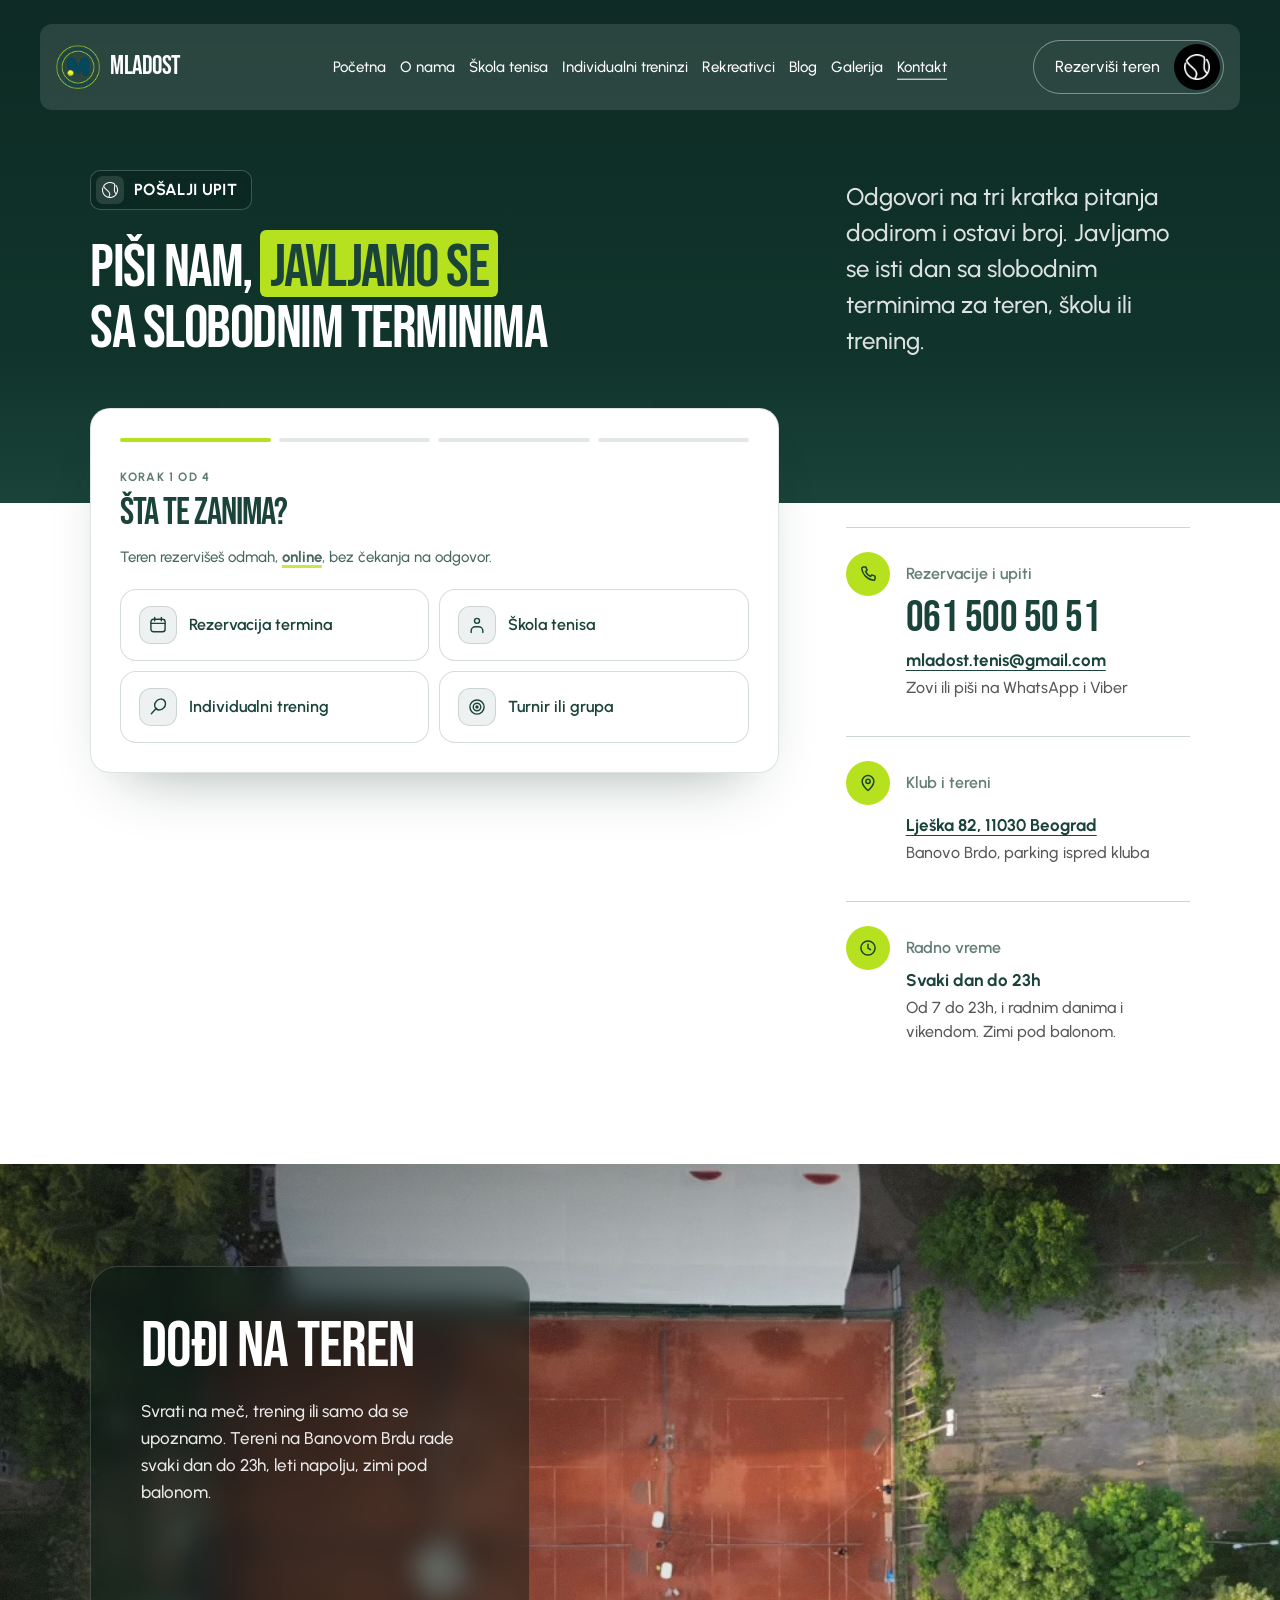
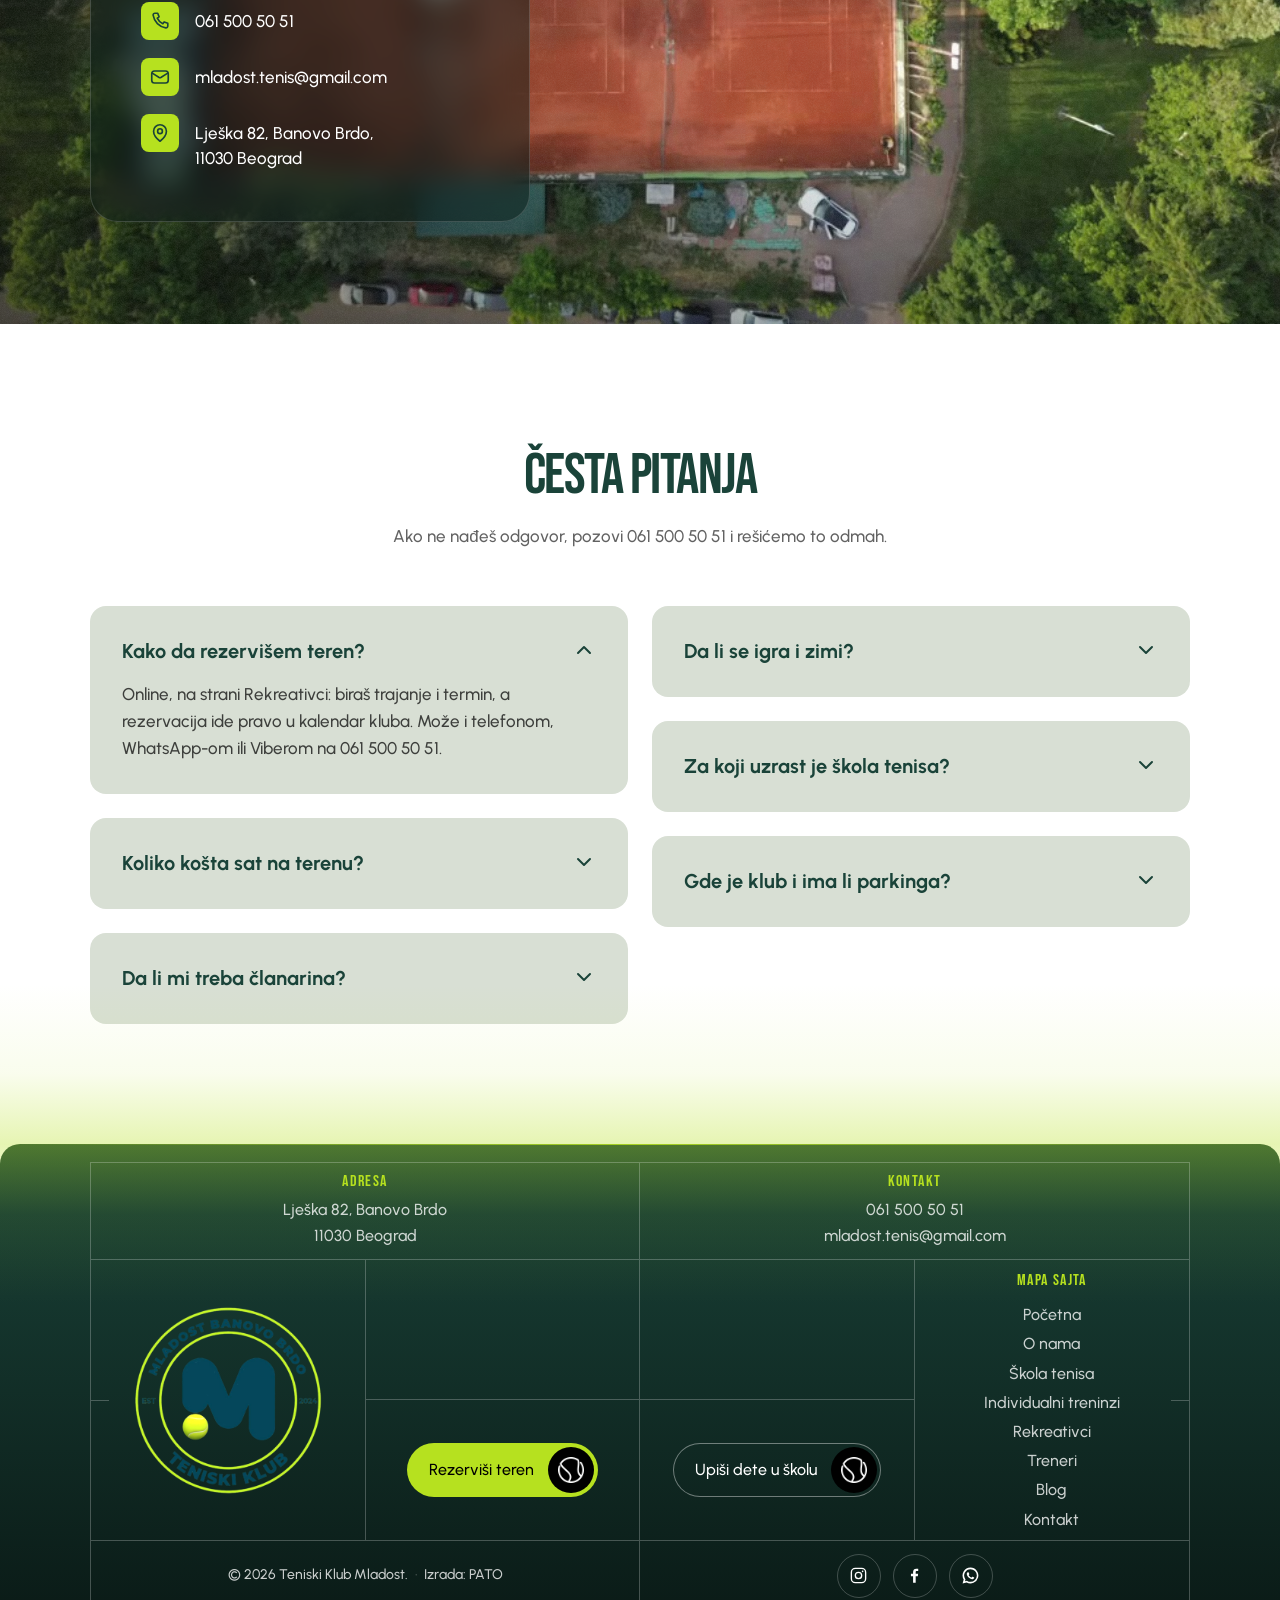
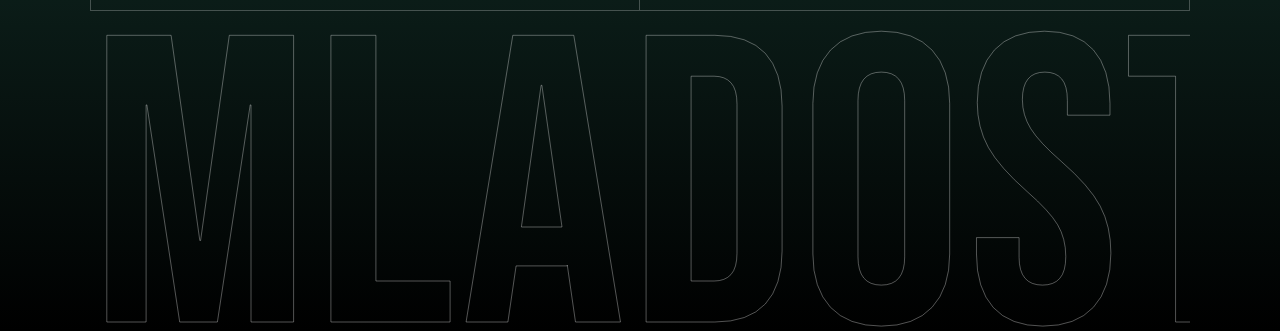
<file: kontakt.html>
<!DOCTYPE html>
<html lang="sr">
<head>
<meta charset="utf-8">
<meta name="viewport" content="width=device-width, initial-scale=1.0">
<title>Kontakt | Teniski Klub Mladost Banovo Brdo</title>
<meta name="description" content="Rezervacija terena online ili na 061 500 50 51, WhatsApp i Viber. Lješka 82, Banovo Brdo, tereni do 23h svaki dan. Pošalji upit ili pogledaj cene i česta pitanja.">
<link rel="icon" href="images/logo.png" type="image/png">

<!-- Fontovi sa originala: Bebas Neue za naslove, Urbanist za tekst.
     Oba imaju latin-ext subset, dakle č ć ž š đ rade. -->
<link rel="preconnect" href="https://fonts.googleapis.com">
<link rel="preconnect" href="https://fonts.gstatic.com" crossorigin>
<link href="https://fonts.googleapis.com/css2?family=Bebas+Neue&family=Urbanist:wght@400;500;700;900&display=swap" rel="stylesheet">

<!-- Lenis smooth scroll, ista biblioteka i iste postavke kao na tennislove.webflow.io.
     Fajlovi su lokalni, bez zavisnosti od CDN-a. -->
<link rel="stylesheet" href="vendor/lenis.css">

<link rel="stylesheet" href="styles.css?v=100">
</head>
<body>

<main>

  <!-- ================= NAVBAR =================
       Efekat preuzet sa qutenza.framer.website: plutajuca traka koja uleti
       odozgo, linija ispod linka raste na hover, hamburger se sklopi u X.
       Font i dugme su nasi. -->
  <nav class="nav" data-name="Navigation" aria-label="Glavna navigacija">
    <div class="nav__inner">

      <div class="nav__main">
        <div class="nav__row">
          <a class="nav__logo" href="index.html" aria-label="Teniski Klub Mladost, pocetna">
            <img src="images/logo.png" alt="" width="44" height="44" aria-hidden="true">
            <span class="nav__logo-text">Mladost</span>
          </a>

          <button class="nav__burger" type="button" id="nav-burger"
                  aria-label="Otvori meni" aria-expanded="false" aria-controls="nav-links">
            <span class="nav__burger-line nav__burger-line--top"></span>
            <span class="nav__burger-line nav__burger-line--bottom"></span>
          </button>
        </div>

        <div class="nav__links" id="nav-links">
          <a class="nav__link t-btn" href="index.html">Početna</a>
          <a class="nav__link t-btn" href="o-nama.html">O nama</a>
          <a class="nav__link t-btn" href="skola-tenisa.html">Škola tenisa</a>
          <a class="nav__link t-btn" href="individualni-treninzi.html">Individualni treninzi</a>
          <a class="nav__link t-btn" href="rekreativci.html">Rekreativci</a>
          <a class="nav__link t-btn" href="blog.html">Blog</a>
          <a class="nav__link t-btn" href="galerija.html">Galerija</a>
          <a class="nav__link t-btn" href="kontakt.html" aria-current="page">Kontakt</a>
        </div>
      </div>

      <div class="nav__cta">
        <a class="btn btn--ghost" href="rekreativci.html#rezervacija" data-name="Secondary">
          <span class="btn__label t-btn">Rezerviši teren</span>
          <span class="btn__icon" data-name="Button">
            <img src="images/loptica.png" alt="" width="18" height="18" aria-hidden="true">
          </span>
        </a>
      </div>

    </div>
  </nav>

  <!-- ================= FORMA, VRH STRANICE =================
       Raspored kao dekopro.rs/kontakt: tamna traka sa naslovom levo i uvodom
       desno, ispod mreza 2:1. Levo bela kartica sa wizardom (isti kao na
       pocetnoj, svetla varijanta) koja zalazi u tamnu traku, desno podaci
       sa linijom, lime krugom i ikonicom. Mere sa njihovog sajta: preklop
       clamp(4.5rem, 3.5rem + 3vw, 7rem), razmak kolona ~80px, kartica 32px. -->
  <section class="kforma" id="upit">
    <div class="kforma__mreza">
      <div class="kforma__tamno" aria-hidden="true"></div>

      <header class="kforma__head">
        <div class="kforma__naslovi">
          <p class="oznaka"><span class="oznaka__ikona"><img src="images/loptica.png" alt="" width="16" height="16"></span>Pošalji upit</p>
          <h1 class="veliki-naslov">Piši nam, <mark class="veliki-naslov__akcenat">javljamo se</mark><br>sa slobodnim terminima</h1>
        </div>
        <p class="kforma__lead">Odgovori na tri kratka pitanja dodirom i ostavi broj. Javljamo se isti dan sa slobodnim terminima za teren, školu ili trening.</p>
      </header>

      <div class="kforma__kartica">
        <form class="forma forma--bela forma--svetla" id="forma" novalidate>
          <div class="forma__veil" aria-hidden="true"></div>
          <div class="forma__grain" aria-hidden="true"></div>

          <div class="forma__in">
            <div class="forma__dots" aria-hidden="true">
              <span class="is-done"></span><span></span><span></span><span></span>
            </div>

            <div class="korak is-active" data-step="0">
              <p class="korak__num">Korak 1 od 4</p>
              <h3 class="korak__q">Šta te zanima?</h3>
              <p class="korak__savet">Teren rezervišeš odmah, <a href="rekreativci.html#rezervacija">online</a>, bez čekanja na odgovor.</p>
              <div class="choices">
                <button type="button" class="choice" data-field="usluga" data-value="Rezervacija termina">
                  <span class="choice__icon"><svg viewBox="0 0 24 24" fill="none" stroke="currentColor" stroke-width="1.7" stroke-linecap="round"><rect x="3.5" y="5" width="17" height="15" rx="3"/><path d="M3.5 10h17M8 3v4M16 3v4"/></svg></span>
                  <span class="choice__text">Rezervacija termina</span>
                  <span class="choice__ball" aria-hidden="true"><img src="images/loptica.png" alt="" width="20" height="20"></span>
                </button>
                <button type="button" class="choice" data-field="usluga" data-value="Škola tenisa">
                  <span class="choice__icon"><svg viewBox="0 0 24 24" fill="none" stroke="currentColor" stroke-width="1.7" stroke-linecap="round" stroke-linejoin="round"><circle cx="12" cy="7" r="3"/><path d="M5 21v-2a5 5 0 0 1 5-5h4a5 5 0 0 1 5 5v2"/></svg></span>
                  <span class="choice__text">Škola tenisa</span>
                  <span class="choice__ball" aria-hidden="true"><img src="images/loptica.png" alt="" width="20" height="20"></span>
                </button>
                <button type="button" class="choice" data-field="usluga" data-value="Individualni trening">
                  <span class="choice__icon"><svg viewBox="0 0 24 24" fill="none" stroke="currentColor" stroke-width="1.7" stroke-linecap="round" stroke-linejoin="round"><ellipse cx="14.5" cy="9" rx="6" ry="7" transform="rotate(45 14.5 9)"/><path d="M10 13.5L4 20"/></svg></span>
                  <span class="choice__text">Individualni trening</span>
                  <span class="choice__ball" aria-hidden="true"><img src="images/loptica.png" alt="" width="20" height="20"></span>
                </button>
                <button type="button" class="choice" data-field="usluga" data-value="Turnir ili grupa">
                  <span class="choice__icon"><svg viewBox="0 0 24 24" fill="none" stroke="currentColor" stroke-width="1.7"><circle cx="12" cy="12" r="8.5"/><circle cx="12" cy="12" r="4.5"/><circle cx="12" cy="12" r="1.2" fill="currentColor"/></svg></span>
                  <span class="choice__text">Turnir ili grupa</span>
                  <span class="choice__ball" aria-hidden="true"><img src="images/loptica.png" alt="" width="20" height="20"></span>
                </button>
              </div>
            </div>

            <div class="korak" data-step="1">
              <p class="korak__num">Korak 2 od 4</p>
              <h3 class="korak__q">Za koga je termin?</h3>
              <div class="choices">
                <button type="button" class="choice" data-field="zaKoga" data-value="Za sebe">
                  <span class="choice__icon"><svg viewBox="0 0 24 24" fill="none" stroke="currentColor" stroke-width="1.7" stroke-linecap="round" stroke-linejoin="round"><circle cx="12" cy="7" r="3"/><path d="M5 21v-2a5 5 0 0 1 5-5h4a5 5 0 0 1 5 5v2"/></svg></span>
                  <span class="choice__text">Za sebe</span>
                  <span class="choice__ball" aria-hidden="true"><img src="images/loptica.png" alt="" width="20" height="20"></span>
                </button>
                <button type="button" class="choice" data-field="zaKoga" data-value="Za dete">
                  <span class="choice__icon"><svg viewBox="0 0 24 24" fill="none" stroke="currentColor" stroke-width="1.7" stroke-linecap="round" stroke-linejoin="round"><circle cx="13" cy="4" r="1.8"/><path d="M7 21l3-5 3 2 1 3M10 16l-1-4 4-2 3 3 3 .6"/></svg></span>
                  <span class="choice__text">Za dete</span>
                  <span class="choice__ball" aria-hidden="true"><img src="images/loptica.png" alt="" width="20" height="20"></span>
                </button>
                <button type="button" class="choice" data-field="zaKoga" data-value="Za grupu ili firmu">
                  <span class="choice__icon"><svg viewBox="0 0 24 24" fill="none" stroke="currentColor" stroke-width="1.7" stroke-linecap="round" stroke-linejoin="round"><circle cx="9" cy="8" r="3"/><path d="M3 20v-1.5A4.5 4.5 0 0 1 7.5 14h3A4.5 4.5 0 0 1 15 18.5V20"/><path d="M16.5 5.6a3 3 0 0 1 0 5.8M18 14.2a4.5 4.5 0 0 1 3 4.3V20"/></svg></span>
                  <span class="choice__text">Za grupu ili firmu</span>
                  <span class="choice__ball" aria-hidden="true"><img src="images/loptica.png" alt="" width="20" height="20"></span>
                </button>
              </div>
              <div class="forma__nav"><button type="button" class="btn-back" data-back>Nazad</button></div>
            </div>

            <div class="korak" data-step="2">
              <p class="korak__num">Korak 3 od 4</p>
              <h3 class="korak__q">Kada bi počeo?</h3>
              <div class="choices">
                <button type="button" class="choice" data-field="kada" data-value="Ove nedelje">
                  <span class="choice__icon"><svg viewBox="0 0 24 24" fill="none" stroke="currentColor" stroke-width="1.7" stroke-linecap="round"><rect x="3.5" y="5" width="17" height="15" rx="3"/><path d="M3.5 10h17M8 3v4M16 3v4"/></svg></span>
                  <span class="choice__text">Ove nedelje</span>
                  <span class="choice__ball" aria-hidden="true"><img src="images/loptica.png" alt="" width="20" height="20"></span>
                </button>
                <button type="button" class="choice" data-field="kada" data-value="Ovog meseca">
                  <span class="choice__icon"><svg viewBox="0 0 24 24" fill="none" stroke="currentColor" stroke-width="1.7" stroke-linecap="round"><circle cx="12" cy="12" r="8.5"/><path d="M12 7.5V12l3 2"/></svg></span>
                  <span class="choice__text">Ovog meseca</span>
                  <span class="choice__ball" aria-hidden="true"><img src="images/loptica.png" alt="" width="20" height="20"></span>
                </button>
                <button type="button" class="choice" data-field="kada" data-value="Samo se raspitujem">
                  <span class="choice__icon"><svg viewBox="0 0 24 24" fill="none" stroke="currentColor" stroke-width="1.7"><circle cx="12" cy="12" r="8.5"/><path d="M4.6 8.5A7 7 0 0 1 12 12a7 7 0 0 1 7.4 3.5M4.6 15.5A7 7 0 0 0 12 12a7 7 0 0 0 7.4-3.5"/></svg></span>
                  <span class="choice__text">Samo se raspitujem</span>
                  <span class="choice__ball" aria-hidden="true"><img src="images/loptica.png" alt="" width="20" height="20"></span>
                </button>
              </div>
              <div class="forma__nav"><button type="button" class="btn-back" data-back>Nazad</button></div>
            </div>

            <div class="korak" data-step="3">
              <p class="korak__num">Korak 4 od 4</p>
              <h3 class="korak__q">Tvoji podaci</h3>

              <div class="polja">
                <div class="polje">
                  <label for="ime">Ime i prezime</label>
                  <input type="text" id="ime" name="ime" autocomplete="name" required>
                </div>
                <div class="polje">
                  <label for="telefon">Telefon</label>
                  <input type="tel" id="telefon" name="telefon" autocomplete="tel" required>
                </div>
                <div class="polje">
                  <label for="email">Email</label>
                  <input type="email" id="email" name="email" autocomplete="email" required>
                </div>
                <div class="polje polje--puna">
                  <label for="poruka">Poruka (opciono)</label>
                  <textarea id="poruka" name="poruka" rows="3" maxlength="2000"></textarea>
                </div>
              </div>

              <div class="forma__nav">
                <button type="button" class="btn-back" data-back>Nazad</button>
                <button type="submit" class="btn" id="posalji">
                  <span class="btn__label t-btn">Pošalji upit</span>
                  <span class="btn__icon"><img src="images/loptica.png" alt="" width="18" height="18" aria-hidden="true"></span>
                </button>
              </div>
            </div>

            <p class="forma__msg" id="forma-msg" role="status" aria-live="polite"></p>
          </div>
        </form>
      </div>

      <address class="kforma__podaci" aria-label="Kontakt podaci">
        <div class="kpodatak">
          <span class="kpodatak__ik"><svg viewBox="0 0 24 24" fill="none" stroke="currentColor" stroke-width="1.8" stroke-linecap="round" stroke-linejoin="round" aria-hidden="true"><path d="M6.5 3.5h3l1.5 4-2 1.4a12 12 0 0 0 6.1 6.1l1.4-2 4 1.5v3a2 2 0 0 1-2.2 2A16.5 16.5 0 0 1 4.5 5.7a2 2 0 0 1 2-2.2z"/></svg></span>
          <p class="kpodatak__natpis">Rezervacije i upiti</p>
          <a class="kpodatak__broj" href="tel:+381615005051">061 500 50 51</a>
          <a class="kpodatak__link" href="mailto:mladost.tenis@gmail.com">mladost.tenis@gmail.com</a>
          <p class="kpodatak__tekst">Zovi ili piši na WhatsApp i Viber</p>
        </div>
        <div class="kpodatak">
          <span class="kpodatak__ik"><svg viewBox="0 0 24 24" fill="none" stroke="currentColor" stroke-width="1.8" stroke-linecap="round" stroke-linejoin="round" aria-hidden="true"><path d="M12 21s7-5.6 7-11a7 7 0 1 0-14 0c0 5.4 7 11 7 11z"/><circle cx="12" cy="10" r="2.6"/></svg></span>
          <p class="kpodatak__natpis">Klub i tereni</p>
          <a class="kpodatak__link" href="https://www.google.com/maps?q=Lje%C5%A1ka+82,+Banovo+Brdo,+Beograd" target="_blank" rel="noopener">Lješka 82, 11030 Beograd</a>
          <p class="kpodatak__tekst">Banovo Brdo, parking ispred kluba</p>
        </div>
        <div class="kpodatak">
          <span class="kpodatak__ik"><svg viewBox="0 0 24 24" fill="none" stroke="currentColor" stroke-width="1.8" stroke-linecap="round" aria-hidden="true"><circle cx="12" cy="12" r="8.5"/><path d="M12 7.5V12l3 2"/></svg></span>
          <p class="kpodatak__natpis">Radno vreme</p>
          <p class="kpodatak__jako">Svaki dan do 23h</p>
          <p class="kpodatak__tekst">Od 7 do 23h, i radnim danima i vikendom. Zimi pod balonom.</p>
        </div>
      </address>
    </div>
  </section>

  <!-- ================= POSETI NAS =================
       "Visit ArcClub" sa arcclub.framer.website/contact: video preko cele
       sirine, staklena kartica levo sa naslovom, tekstom i tri kontakta.
       Kod nas tamno staklo, lime kvadrati, Bebas naslov. -->
  <section class="khero" data-name="Kontakt Hero">
    <div class="khero__bg">
      <video src="video/kontakt.mp4" poster="images/kontakt-poster.jpg"
             autoplay muted loop playsinline preload="metadata"
             aria-label="Snimak iz vazduha: tri šljakasta terena kluba Mladost"></video>
    </div>
    <div class="khero__veil" aria-hidden="true"></div>
    <div class="hero__grain" aria-hidden="true"></div>

    <div class="khero__inner">
      <div class="khero__kartica">
        <div class="khero__naslovi">
          <h2 class="khero__h1">Dođi na teren</h2>
          <p class="khero__tekst">Svrati na meč, trening ili samo da se upoznamo. Tereni na Banovom Brdu rade svaki dan do 23h, leti napolju, zimi pod balonom.</p>
        </div>

        <ul class="khero__lista">
          <li>
            <a class="khero__red" href="tel:+381615005051">
              <span class="khero__ik"><svg viewBox="0 0 24 24" fill="none" stroke="currentColor" stroke-width="1.8" stroke-linecap="round" stroke-linejoin="round" aria-hidden="true"><path d="M6.5 3.5h3l1.5 4-2 1.4a12 12 0 0 0 6.1 6.1l1.4-2 4 1.5v3a2 2 0 0 1-2.2 2A16.5 16.5 0 0 1 4.5 5.7a2 2 0 0 1 2-2.2z"/></svg></span>
              <span>061 500 50 51</span>
            </a>
          </li>
          <li>
            <a class="khero__red" href="mailto:mladost.tenis@gmail.com">
              <span class="khero__ik"><svg viewBox="0 0 24 24" fill="none" stroke="currentColor" stroke-width="1.8" stroke-linecap="round" stroke-linejoin="round" aria-hidden="true"><rect x="3" y="5.5" width="18" height="13" rx="3"/><path d="m4 8 7.1 4.6a2 2 0 0 0 1.8 0L20 8"/></svg></span>
              <span>mladost.tenis@gmail.com</span>
            </a>
          </li>
          <li>
            <a class="khero__red" href="https://www.google.com/maps?q=Lje%C5%A1ka+82,+Banovo+Brdo,+Beograd" target="_blank" rel="noopener">
              <span class="khero__ik"><svg viewBox="0 0 24 24" fill="none" stroke="currentColor" stroke-width="1.8" stroke-linecap="round" stroke-linejoin="round" aria-hidden="true"><path d="M12 21s7-5.6 7-11a7 7 0 1 0-14 0c0 5.4 7 11 7 11z"/><circle cx="12" cy="10" r="2.6"/></svg></span>
              <span>Lješka 82, Banovo Brdo,<br>11030 Beograd</span>
            </a>
          </li>
        </ul>
      </div>
    </div>
  </section>

  <!-- ================= CESTA PITANJA =================
       FAQ sa arcclub.framer.website/contact: dve kolone, stavke nezavisne
       visine, prva otvorena. Odgovori samo iz potvrdjenih podataka. -->
  <section class="faq">
    <div class="faq__inner">
      <div class="faq__head">
        <h2 class="sekcija__naslov faq__naslov">Česta pitanja</h2>
        <p class="faq__sub">Ako ne nađeš odgovor, pozovi 061 500 50 51 i rešićemo to odmah.</p>
      </div>

      <div class="faq__kolone">
        <div class="faq__kolona">
          <div class="faq__k is-open">
            <button type="button" class="faq__q" id="faq-q1" aria-expanded="true" aria-controls="faq-a1">Kako da rezervišem teren?<svg viewBox="0 0 24 24" fill="none" stroke="currentColor" stroke-width="2" stroke-linecap="round" stroke-linejoin="round" aria-hidden="true"><path d="m6 9 6 6 6-6"/></svg></button>
            <div class="faq__a" id="faq-a1" role="region" aria-labelledby="faq-q1"><div class="faq__a-in"><p>Online, na strani <a href="rekreativci.html#rezervacija">Rekreativci</a>: biraš trajanje i termin, a rezervacija ide pravo u kalendar kluba. Može i telefonom, WhatsApp-om ili Viberom na 061 500 50 51.</p></div></div>
          </div>
          <div class="faq__k">
            <button type="button" class="faq__q" id="faq-q2" aria-expanded="false" aria-controls="faq-a2">Koliko košta sat na terenu?<svg viewBox="0 0 24 24" fill="none" stroke="currentColor" stroke-width="2" stroke-linecap="round" stroke-linejoin="round" aria-hidden="true"><path d="m6 9 6 6 6-6"/></svg></button>
            <div class="faq__a" id="faq-a2" role="region" aria-labelledby="faq-q2"><div class="faq__a-in"><p>3.000 dinara za sat i 6.000 za dva sata, ista cena ceo dan. Cena je za ceo teren, ne po igraču.</p></div></div>
          </div>
          <div class="faq__k">
            <button type="button" class="faq__q" id="faq-q3" aria-expanded="false" aria-controls="faq-a3">Da li mi treba članarina?<svg viewBox="0 0 24 24" fill="none" stroke="currentColor" stroke-width="2" stroke-linecap="round" stroke-linejoin="round" aria-hidden="true"><path d="m6 9 6 6 6-6"/></svg></button>
            <div class="faq__a" id="faq-a3" role="region" aria-labelledby="faq-q3"><div class="faq__a-in"><p>Ne. Rekreativci rezervišu teren i plaćaju samo termin koji igraju.</p></div></div>
          </div>
        </div>

        <div class="faq__kolona">
          <div class="faq__k">
            <button type="button" class="faq__q" id="faq-q4" aria-expanded="false" aria-controls="faq-a4">Da li se igra i zimi?<svg viewBox="0 0 24 24" fill="none" stroke="currentColor" stroke-width="2" stroke-linecap="round" stroke-linejoin="round" aria-hidden="true"><path d="m6 9 6 6 6-6"/></svg></button>
            <div class="faq__a" id="faq-a4" role="region" aria-labelledby="faq-q4"><div class="faq__a-in"><p>Da. Tereni rade preko cele godine, a zimi su pod balonom, pa kiša i sneg ne prekidaju sezonu.</p></div></div>
          </div>
          <div class="faq__k">
            <button type="button" class="faq__q" id="faq-q5" aria-expanded="false" aria-controls="faq-a5">Za koji uzrast je škola tenisa?<svg viewBox="0 0 24 24" fill="none" stroke="currentColor" stroke-width="2" stroke-linecap="round" stroke-linejoin="round" aria-hidden="true"><path d="m6 9 6 6 6-6"/></svg></button>
            <div class="faq__a" id="faq-a5" role="region" aria-labelledby="faq-q5"><div class="faq__a-in"><p>Za sve uzraste, od najmlađih do odraslih rekreativaca. Grupe se prave po uzrastu i nivou, a za mlade igrače postoje predtakmičarske i takmičarske grupe.</p></div></div>
          </div>
          <div class="faq__k">
            <button type="button" class="faq__q" id="faq-q6" aria-expanded="false" aria-controls="faq-a6">Gde je klub i ima li parkinga?<svg viewBox="0 0 24 24" fill="none" stroke="currentColor" stroke-width="2" stroke-linecap="round" stroke-linejoin="round" aria-hidden="true"><path d="m6 9 6 6 6-6"/></svg></button>
            <div class="faq__a" id="faq-a6" role="region" aria-labelledby="faq-q6"><div class="faq__a-in"><p>Lješka 82 na Banovom Brdu, 11030 Beograd. Parking je ispred kluba.</p></div></div>
          </div>
        </div>
      </div>
    </div>
  </section>

</main>

<!-- ================= FOOTER, raspored po teniskom terenu ================= -->
<footer class="footer">
  <div class="footer__inner">

    <div class="court">
      <div class="court__frame" aria-hidden="true"></div>
      <div class="court__net" aria-hidden="true"></div>
      <div class="court__center" aria-hidden="true"></div>

      <!-- gornji koridor, levo -->
      <div class="court__cell court__cell--contact-l">
        <p class="court__label">Adresa</p>
        <address class="court__text">Lješka 82, Banovo Brdo<br>11030 Beograd</address>
      </div>

      <!-- gornji koridor, desno -->
      <div class="court__cell court__cell--contact-r">
        <p class="court__label">Kontakt</p>
        <p class="court__text">
          <a href="tel:+381615005051">061 500 50 51</a><br>
          <a href="mailto:mladost.tenis@gmail.com">mladost.tenis@gmail.com</a>
        </p>
      </div>

      <!-- levo zadnje polje, logo -->
      <div class="court__cell court__cell--logo">
        <img src="images/logo.png" alt="Grb Teniskog kluba Mladost Banovo Brdo" width="190" height="190">
      </div>

      <!-- gornja servis polja, prazna po maketi -->
      <div class="court__cell court__cell--void-a" aria-hidden="true"></div>
      <div class="court__cell court__cell--void-b" aria-hidden="true"></div>

      <!-- donja servis polja, dugmad -->
      <div class="court__cell court__cell--btn-a">
        <a class="btn" href="rekreativci.html#rezervacija">
          <span class="btn__label t-btn">Rezerviši teren</span>
          <span class="btn__icon">
            <img src="images/loptica.png" alt="" width="18" height="18" aria-hidden="true">
          </span>
        </a>
      </div>

      <div class="court__cell court__cell--btn-b">
        <a class="btn btn--ghost" href="skola-tenisa.html">
          <span class="btn__label t-btn">Upiši dete u školu</span>
          <span class="btn__icon">
            <img src="images/loptica.png" alt="" width="18" height="18" aria-hidden="true">
          </span>
        </a>
      </div>

      <!-- desno zadnje polje, site map -->
      <nav class="court__cell court__cell--sitemap" aria-label="Mapa sajta">
        <p class="court__label">Mapa sajta</p>
        <ul class="sitemap">
          <li><a href="index.html">Početna</a></li>
          <li><a href="o-nama.html">O nama</a></li>
          <li><a href="skola-tenisa.html">Škola tenisa</a></li>
          <li><a href="individualni-treninzi.html">Individualni treninzi</a></li>
          <li><a href="rekreativci.html">Rekreativci</a></li>
          <li><a href="treneri.html">Treneri</a></li>
          <li><a href="blog.html">Blog</a></li>
          <li><a href="kontakt.html">Kontakt</a></li>
        </ul>
      </nav>

      <!-- donji koridor, levo -->
      <div class="court__cell court__cell--copy">
        <p class="court__text court__text--small">
          &copy; 2026 Teniski Klub Mladost.
          <span class="court__sep">·</span>
          Izrada: <a href="https://www.patoadcreatives.com/sr" target="_blank" rel="noopener">PATO</a>
        </p>
      </div>

      <!-- donji koridor, desno -->
      <div class="court__cell court__cell--social">
        <ul class="socials">
          <li>
            <a href="https://www.instagram.com/teniskiklub.mladost/" target="_blank" rel="noopener" aria-label="Instagram">
              <svg viewBox="0 0 24 24" fill="none" stroke="currentColor" stroke-width="1.7" aria-hidden="true"><rect x="3" y="3" width="18" height="18" rx="5"/><circle cx="12" cy="12" r="4"/><circle cx="17.2" cy="6.8" r="1" fill="currentColor" stroke="none"/></svg>
            </a>
          </li>
          <li>
            <a href="https://www.facebook.com/people/Teniski-Klub-Mladost/61586981363101/" target="_blank" rel="noopener" aria-label="Facebook">
              <svg viewBox="0 0 24 24" fill="currentColor" aria-hidden="true"><path d="M13.5 21v-8h2.7l.4-3.1h-3.1V7.9c0-.9.25-1.5 1.55-1.5H16.7V3.6c-.3 0-1.3-.1-2.45-.1-2.4 0-4.05 1.5-4.05 4.2v2.2H7.5V13h2.7v8z"/></svg>
            </a>
          </li>
          <li>
            <a href="https://wa.me/381615005051" target="_blank" rel="noopener" aria-label="WhatsApp">
              <svg viewBox="0 0 24 24" fill="currentColor" aria-hidden="true"><path d="M12 2a10 10 0 0 0-8.6 15.1L2 22l5-1.3A10 10 0 1 0 12 2m0 2a8 8 0 0 1 0 16 8 8 0 0 1-4.1-1.1l-.3-.2-2.6.7.7-2.5-.2-.3A8 8 0 0 1 12 4m-3.2 4c-.2 0-.5.1-.7.3-.3.3-.8.8-.8 1.9s.8 2.2.9 2.4c.1.2 1.6 2.6 4 3.5 1.9.7 2.3.6 2.7.6.5 0 1.4-.5 1.6-1.1.2-.6.2-1 .1-1.1l-.5-.3-1.4-.7c-.2-.1-.4-.1-.5.1l-.7.9c-.1.2-.3.2-.5.1-.2-.1-1-.4-1.9-1.2-.7-.6-1.2-1.4-1.3-1.6-.1-.2 0-.4.1-.5l.4-.5.2-.4v-.4l-.7-1.6c-.2-.4-.4-.4-.5-.4z"/></svg>
            </a>
          </li>
        </ul>
      </div>

    </div>

    <!-- veliki natpis ispod terena, presecen dnom -->
    <div class="footer__wordmark" aria-hidden="true"><span>MLADOST</span></div>

  </div>
</footer>

<script src="vendor/lenis.min.js"></script>
<script src="main.js?v=50"></script>
</body>
</html>
</file>
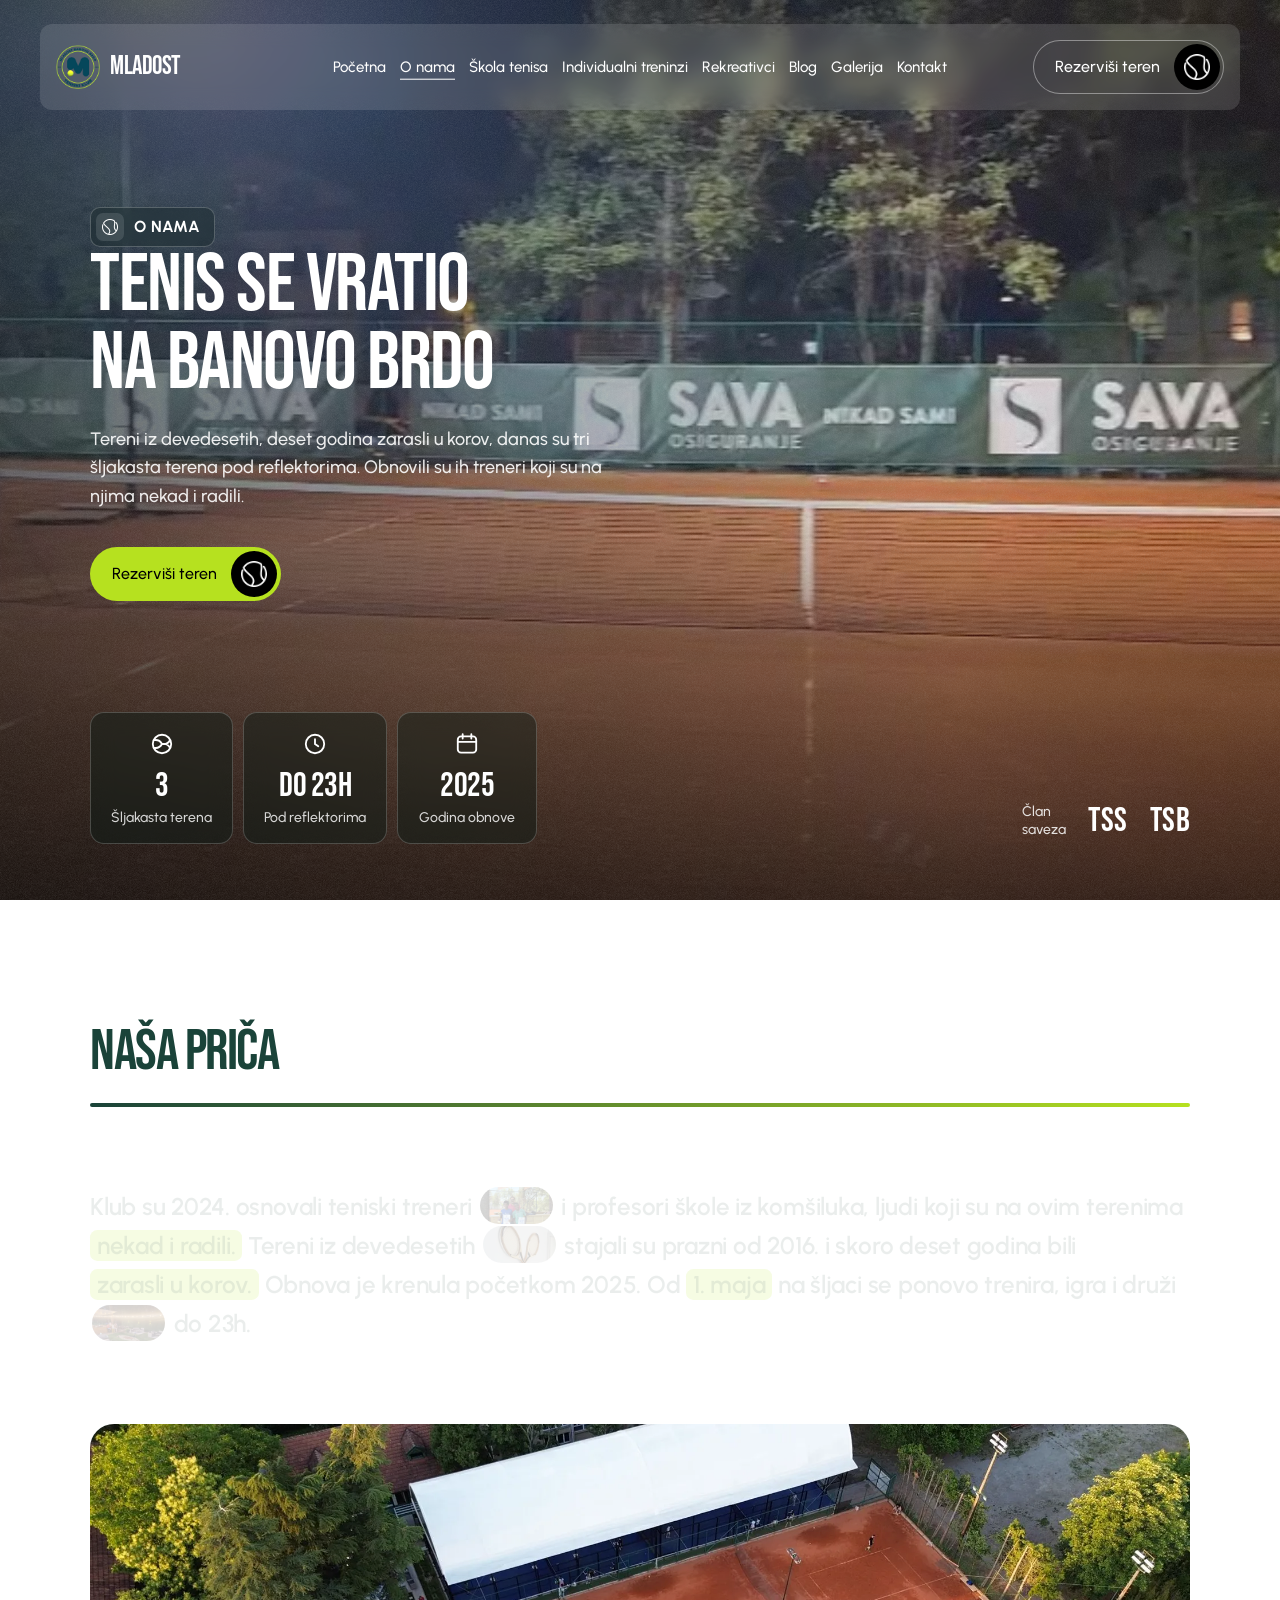
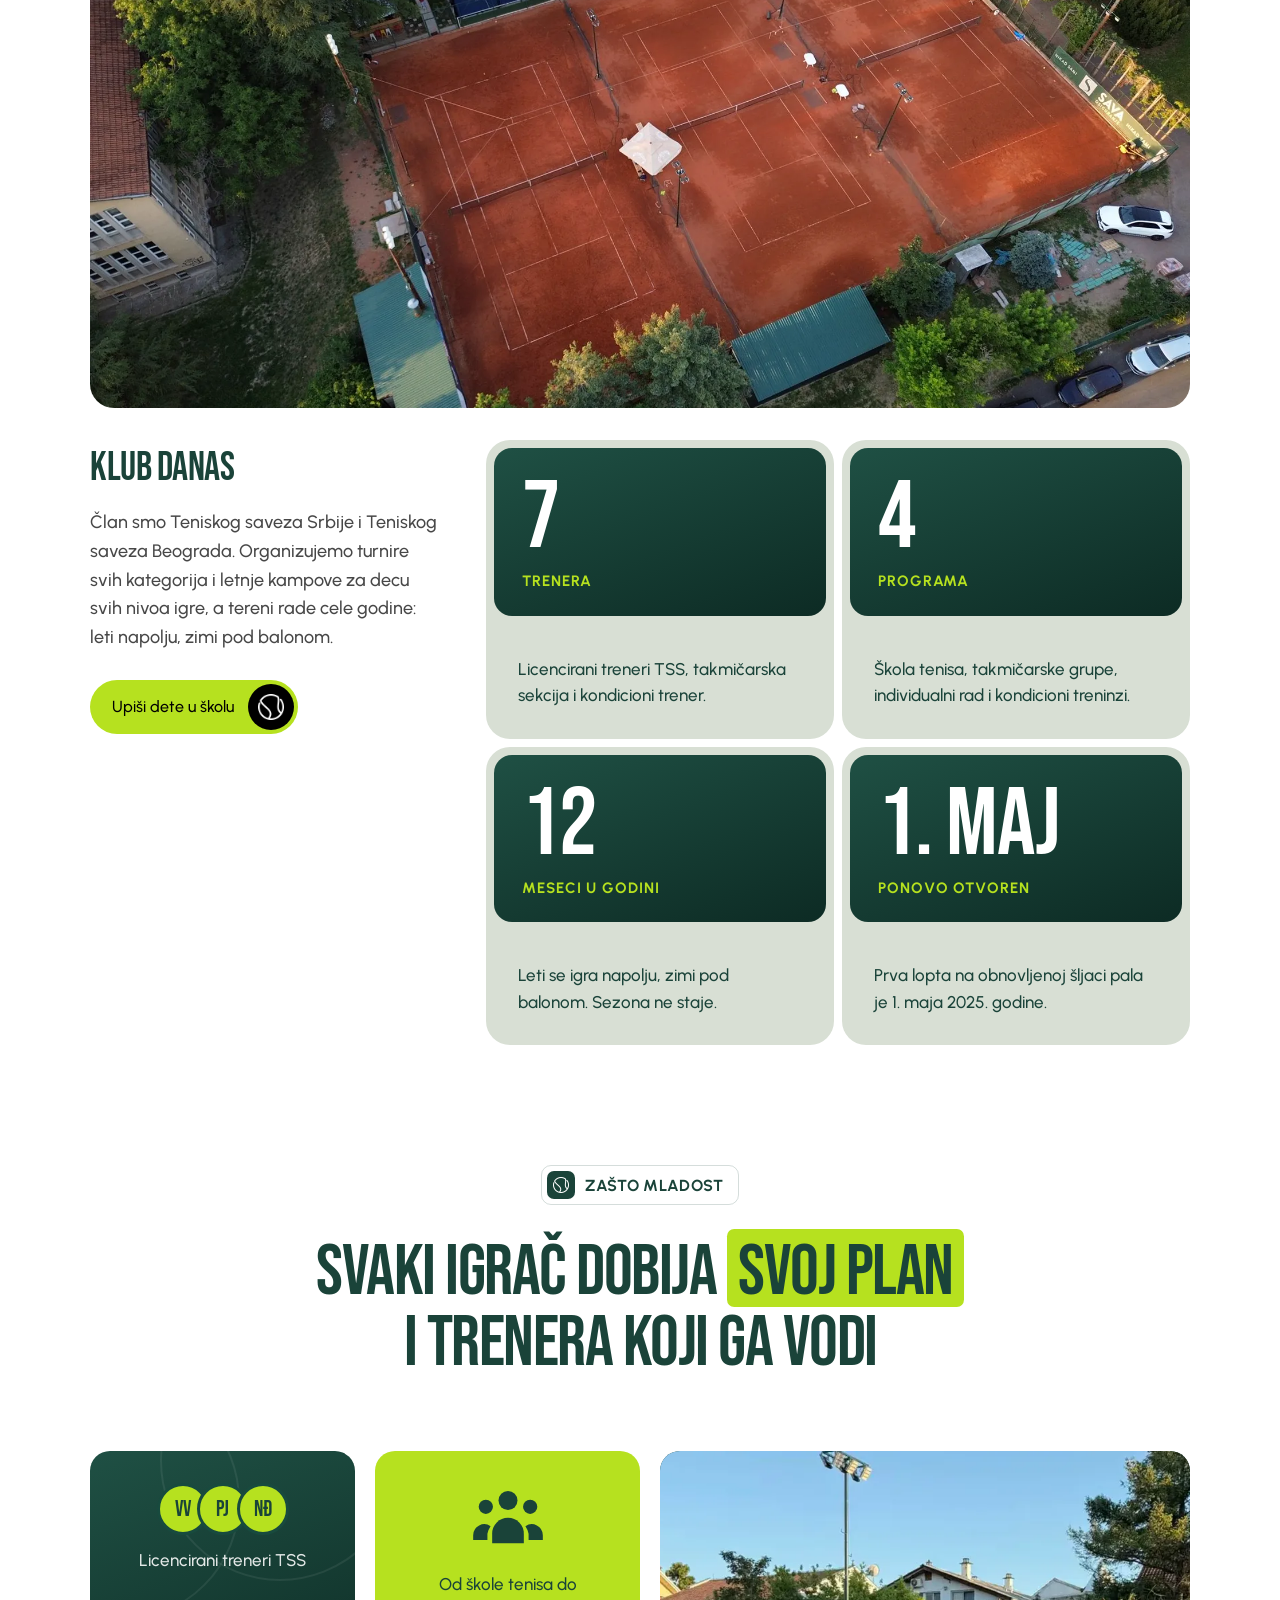
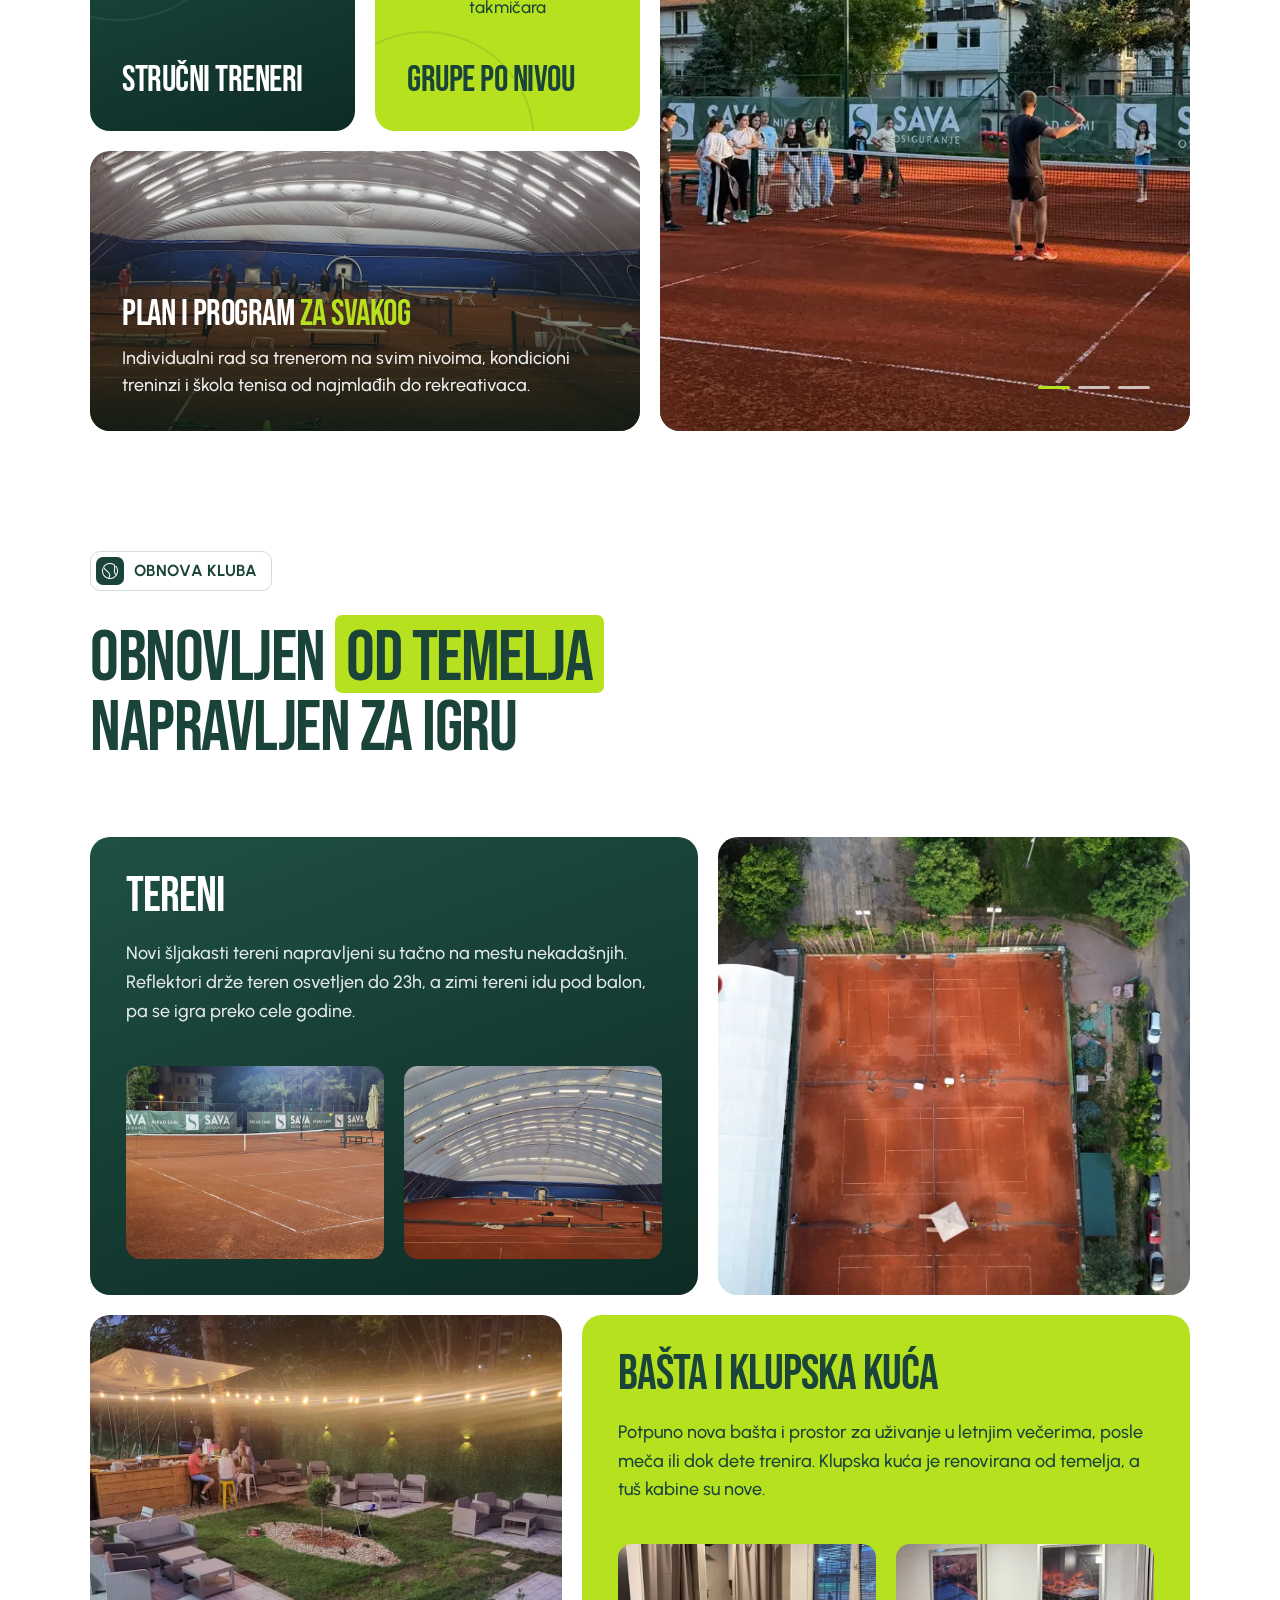
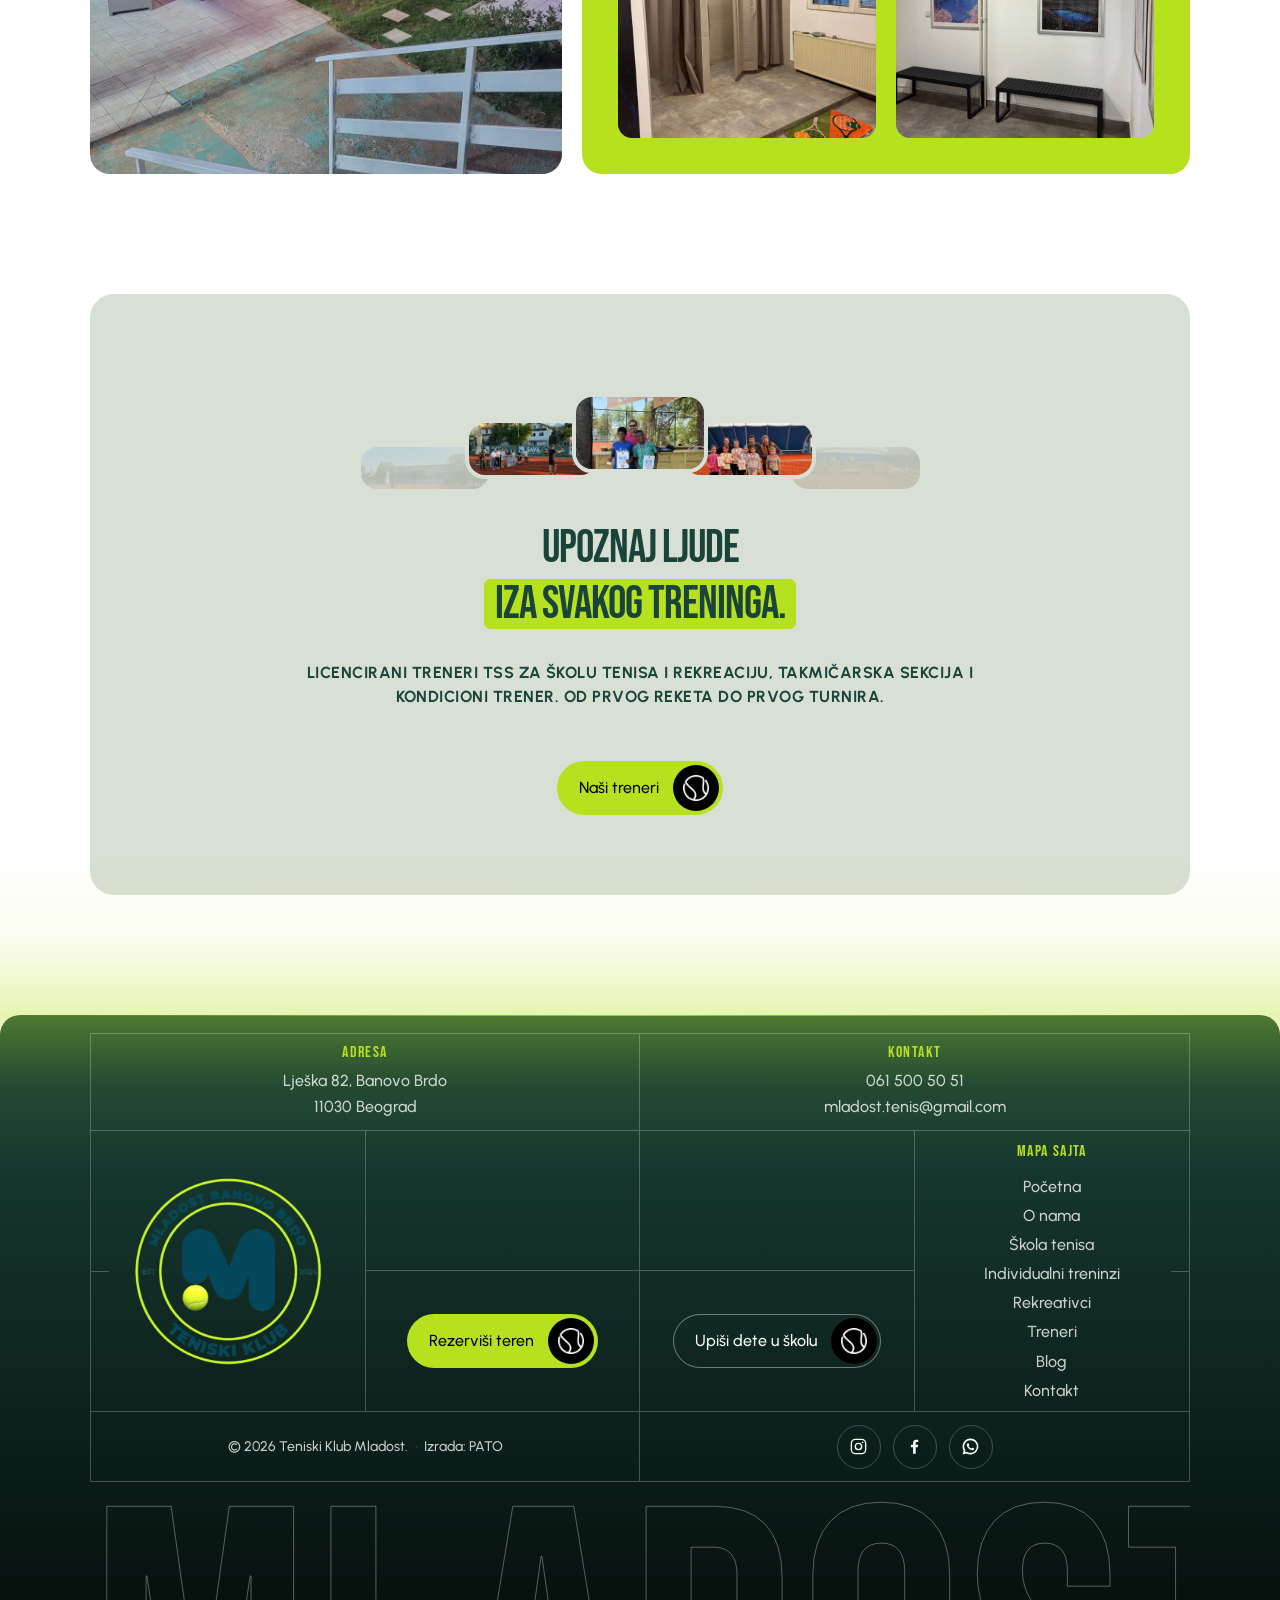
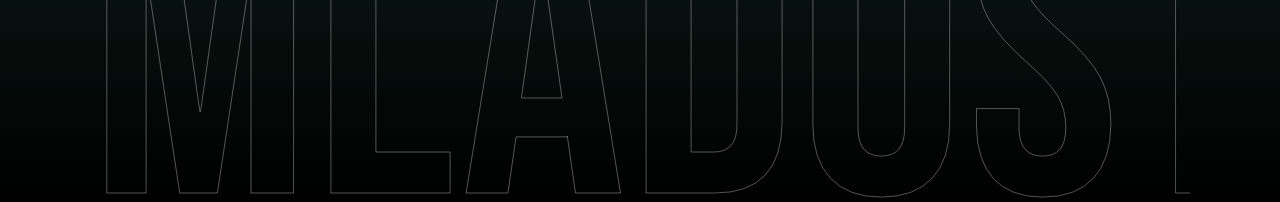
<file: o-nama.html>
<!DOCTYPE html>
<html lang="sr">
<head>
<meta charset="utf-8">
<meta name="viewport" content="width=device-width, initial-scale=1.0">
<title>O nama | Teniski Klub Mladost Banovo Brdo</title>
<meta name="description" content="Tereni iz devedesetih, obnovljeni 2025. Tri šljakasta terena pod reflektorima, licencirani treneri TSS i škola tenisa na Banovom Brdu, Lješka 82.">
<link rel="icon" href="images/logo.png" type="image/png">

<!-- Fontovi sa originala: Bebas Neue za naslove, Urbanist za tekst.
     Oba imaju latin-ext subset, dakle č ć ž š đ rade. -->
<link rel="preconnect" href="https://fonts.googleapis.com">
<link rel="preconnect" href="https://fonts.gstatic.com" crossorigin>
<link href="https://fonts.googleapis.com/css2?family=Bebas+Neue&family=Urbanist:wght@400;500;700;900&display=swap" rel="stylesheet">

<!-- Lenis smooth scroll, ista biblioteka i iste postavke kao na tennislove.webflow.io.
     Fajlovi su lokalni, bez zavisnosti od CDN-a. -->
<link rel="stylesheet" href="vendor/lenis.css">

<link rel="stylesheet" href="styles.css?v=100">
</head>
<body>

<main>

  <!-- ================= NAVBAR =================
       Efekat preuzet sa qutenza.framer.website: plutajuca traka koja uleti
       odozgo, linija ispod linka raste na hover, hamburger se sklopi u X.
       Font i dugme su nasi. -->
  <nav class="nav" data-name="Navigation" aria-label="Glavna navigacija">
    <div class="nav__inner">

      <div class="nav__main">
        <div class="nav__row">
          <a class="nav__logo" href="index.html" aria-label="Teniski Klub Mladost, pocetna">
            <img src="images/logo.png" alt="" width="44" height="44" aria-hidden="true">
            <span class="nav__logo-text">Mladost</span>
          </a>

          <button class="nav__burger" type="button" id="nav-burger"
                  aria-label="Otvori meni" aria-expanded="false" aria-controls="nav-links">
            <span class="nav__burger-line nav__burger-line--top"></span>
            <span class="nav__burger-line nav__burger-line--bottom"></span>
          </button>
        </div>

        <div class="nav__links" id="nav-links">
          <a class="nav__link t-btn" href="index.html">Početna</a>
          <a class="nav__link t-btn" href="o-nama.html" aria-current="page">O nama</a>
          <a class="nav__link t-btn" href="skola-tenisa.html">Škola tenisa</a>
          <a class="nav__link t-btn" href="individualni-treninzi.html">Individualni treninzi</a>
          <a class="nav__link t-btn" href="rekreativci.html">Rekreativci</a>
          <a class="nav__link t-btn" href="blog.html">Blog</a>
          <a class="nav__link t-btn" href="galerija.html">Galerija</a>
          <a class="nav__link t-btn" href="kontakt.html">Kontakt</a>
        </div>
      </div>

      <div class="nav__cta">
        <a class="btn btn--ghost" href="rekreativci.html#rezervacija" data-name="Secondary">
          <span class="btn__label t-btn">Rezerviši teren</span>
          <span class="btn__icon" data-name="Button">
            <img src="images/loptica.png" alt="" width="18" height="18" aria-hidden="true">
          </span>
        </a>
      </div>

    </div>
  </nav>

  <!-- ================= HERO, O NAMA =================
       Raspored sa expanded-priority-588823.framer.app (Planta),
       tipografija, boje i dugme su nasi. -->
  <section class="ohero" data-name="O nama Hero">

    <div class="ohero__bg">
      <video src="video/o-nama.mp4" poster="images/o-nama-poster.jpg"
             autoplay muted loop playsinline preload="metadata"
             aria-label="Šljakasti teren kluba Mladost noću pod reflektorima"></video>
    </div>
    <div class="ohero__veil"></div>
    <div class="hero__grain"></div>

    <div class="ohero__inner">

      <div class="ohero__content">
        <p class="oznaka"><span class="oznaka__ikona"><img src="images/loptica.png" alt="" width="16" height="16"></span>O nama</p>
        <h1 class="ohero__h1">
          <span>Tenis se vratio</span>
          <span>na Banovo Brdo</span>
        </h1>
        <p class="ohero__sub">Tereni iz devedesetih, deset godina zarasli u korov, danas su tri šljakasta terena pod reflektorima. Obnovili su ih treneri koji su na njima nekad i radili.</p>

        <a class="btn" href="rekreativci.html#rezervacija" data-name="Primary">
          <span class="btn__label t-btn">Rezerviši teren</span>
          <span class="btn__icon" data-name="Button">
            <img src="images/loptica.png" alt="" width="18" height="18" aria-hidden="true">
          </span>
        </a>
      </div>

      <div class="ohero__bottom">
        <ul class="ohero__stats">
          <li class="ohero__stat">
            <span class="ohero__ikona"><svg viewBox="0 0 24 24" fill="none" stroke="currentColor" stroke-width="1.7" aria-hidden="true"><circle cx="12" cy="12" r="8.5"/><path d="M4.6 8.5A7 7 0 0 1 12 12a7 7 0 0 1 7.4 3.5M4.6 15.5A7 7 0 0 0 12 12a7 7 0 0 0 7.4-3.5"/></svg></span>
            <span class="ohero__stat-num">3</span>
            <span class="ohero__stat-label">Šljakasta terena</span>
          </li>
          <li class="ohero__stat">
            <span class="ohero__ikona"><svg viewBox="0 0 24 24" fill="none" stroke="currentColor" stroke-width="1.7" stroke-linecap="round" aria-hidden="true"><circle cx="12" cy="12" r="8.5"/><path d="M12 7.5V12l3 2"/></svg></span>
            <span class="ohero__stat-num">Do 23h</span>
            <span class="ohero__stat-label">Pod reflektorima</span>
          </li>
          <li class="ohero__stat">
            <span class="ohero__ikona"><svg viewBox="0 0 24 24" fill="none" stroke="currentColor" stroke-width="1.7" stroke-linecap="round" aria-hidden="true"><rect x="3.5" y="5" width="17" height="15" rx="3"/><path d="M3.5 10h17M8 3v4M16 3v4"/></svg></span>
            <span class="ohero__stat-num">2025</span>
            <span class="ohero__stat-label">Godina obnove</span>
          </li>
        </ul>

        <p class="ohero__member">
          <span class="ohero__member-label">Član<br>saveza</span>
          <abbr title="Teniski savez Srbije">TSS</abbr>
          <abbr title="Teniski savez Beograda">TSB</abbr>
        </p>
      </div>

    </div>
  </section>

  <!-- ================= NASA PRICA =================
       Raspored sa tennislove.webflow.io/about: naslov sa linijom, izjava sa
       malim slikama u tekstu, velika slika, kartice sa brojkama 2x2 desno.
       Kod nas: Bebas i Urbanist, forest tekst, lime oznake na kljucnim
       recima, tamni vrh kartica. Tekst je iz klijentovog dokumenta O klubu. -->
  <section class="prica" id="prica">
    <div class="prica__inner">

      <h2 class="sekcija__naslov prica__naslov">Naša priča</h2>
      <div class="prica__linija" aria-hidden="true"></div>

      <p class="prica__izjava" data-scroll-fill>
        Klub su 2024. osnovali teniski treneri
        <img class="prica__pill" src="images/o-nama-treneri.webp" alt="" width="400" height="200" aria-hidden="true">
        i profesori škole iz komšiluka, ljudi koji su na ovim terenima <mark class="prica__akcenat">nekad i radili.</mark>
        Tereni iz devedesetih
        <img class="prica__pill" src="images/o-nama-reketi.webp" alt="" width="400" height="200" aria-hidden="true">
        stajali su prazni od 2016. i skoro deset godina bili <mark class="prica__akcenat">zarasli u korov.</mark>
        Obnova je krenula početkom 2025. Od <mark class="prica__akcenat">1. maja</mark> na šljaci se ponovo trenira, igra i druži
        <img class="prica__pill" src="images/o-nama-basta.webp" alt="" width="400" height="200" aria-hidden="true">
        do 23h.
      </p>

      <figure class="prica__foto">
        <img src="images/o-nama-tereni.webp" alt="Tri šljakasta terena kluba Mladost snimljena dronom iz vazduha" width="1920" height="1080" loading="lazy">
      </figure>

      <div class="prica__dno">

        <div class="prica__levo">
          <h3 class="prica__podnaslov">Klub danas</h3>
          <p class="prica__tekst">Član smo Teniskog saveza Srbije i Teniskog saveza Beograda. Organizujemo turnire svih kategorija i letnje kampove za decu svih nivoa igre, a tereni rade cele godine: leti napolju, zimi pod balonom.</p>
          <a class="btn" href="skola-tenisa.html">
            <span class="btn__label t-btn">Upiši dete u školu</span>
            <span class="btn__icon"><img src="images/loptica.png" alt="" width="18" height="18" aria-hidden="true"></span>
          </a>
        </div>

        <ul class="brojke">
          <li class="broj" data-reveal>
            <div class="broj__vrh">
              <p class="broj__num">7</p>
              <p class="broj__label">Trenera</p>
            </div>
            <p class="broj__txt">Licencirani treneri TSS, takmičarska sekcija i kondicioni trener.</p>
          </li>
          <li class="broj" data-reveal>
            <div class="broj__vrh">
              <p class="broj__num">4</p>
              <p class="broj__label">Programa</p>
            </div>
            <p class="broj__txt">Škola tenisa, takmičarske grupe, individualni rad i kondicioni treninzi.</p>
          </li>
          <li class="broj" data-reveal>
            <div class="broj__vrh">
              <p class="broj__num">12</p>
              <p class="broj__label">Meseci u godini</p>
            </div>
            <p class="broj__txt">Leti se igra napolju, zimi pod balonom. Sezona ne staje.</p>
          </li>
          <li class="broj" data-reveal>
            <div class="broj__vrh">
              <p class="broj__num">1. maj</p>
              <p class="broj__label">Ponovo otvoren</p>
            </div>
            <p class="broj__txt">Prva lopta na obnovljenoj šljaci pala je 1. maja 2025. godine.</p>
          </li>
        </ul>

      </div>
    </div>
  </section>

  <!-- ================= ZASTO MLADOST =================
       Raspored sa tennico.framer.website/about (Why choose us): oznaka,
       veliki naslov u dva reda, mreza od tri kartice levo i visok slajder
       desno. Boje, fontovi i oznake su nasi. Tekst iz dokumenta O klubu,
       deo Usluge i Treneri. -->
  <section class="zasto">
    <div class="zasto__inner">

      <p class="oznaka"><span class="oznaka__ikona"><img src="images/loptica.png" alt="" width="16" height="16"></span>Zašto Mladost</p>
      <h2 class="veliki-naslov veliki-naslov--centar">
        Svaki igrač dobija <mark class="veliki-naslov__akcenat">svoj plan</mark><br>
        i trenera koji ga vodi
      </h2>

      <div class="bento">

        <article class="bento__k bento__k--tamna" data-reveal>
          <span class="bento__krug bento__krug--1" aria-hidden="true"></span>
          <span class="bento__krug bento__krug--2" aria-hidden="true"></span>
          <div class="bento__vrh">
            <div class="bento__inicijali" aria-hidden="true">
              <span>VV</span><span>PJ</span><span>NĐ</span>
            </div>
            <p class="bento__mali">Licencirani treneri TSS</p>
          </div>
          <h3 class="bento__naslov">Stručni treneri</h3>
        </article>

        <article class="bento__k bento__k--lime" data-reveal>
          <span class="bento__krug bento__krug--3" aria-hidden="true"></span>
          <div class="bento__vrh">
            <svg class="bento__ikona" viewBox="0 0 48 48" fill="currentColor" aria-hidden="true"><circle cx="24" cy="11" r="6"/><circle cx="10" cy="15" r="4.5"/><circle cx="38" cy="15" r="4.5"/><path d="M14 38v-6a10 10 0 0 1 20 0v6z"/><path d="M2 36v-3a7 7 0 0 1 11-5.7A13 13 0 0 0 11 32v4zM46 36v-3a7 7 0 0 0-11-5.7 13 13 0 0 1 2 4.7v4z"/></svg>
            <p class="bento__mali">Od škole tenisa do takmičara</p>
          </div>
          <h3 class="bento__naslov">Grupe po nivou</h3>
        </article>

        <article class="bento__k bento__k--slika" data-reveal>
          <img class="bento__pozadina" src="images/zasto-plan.webp" alt="" width="1400" height="598" loading="lazy">
          <div class="bento__veo" aria-hidden="true"></div>
          <div class="bento__dno">
            <h3 class="bento__naslov">Plan i program <span class="bento__lime">za svakog</span></h3>
            <p class="bento__tekst">Individualni rad sa trenerom na svim nivoima, kondicioni treninzi i škola tenisa od najmlađih do rekreativaca.</p>
          </div>
        </article>

        <div class="slajder" data-reveal aria-roledescription="slajder" aria-label="Fotografije sa treninga">
          <img class="slajder__slika is-active" src="images/zasto-slajd-1.webp" alt="Trener sa grupom dece uz mrežu na šljaci" width="1000" height="860" loading="lazy">
          <img class="slajder__slika" src="images/zasto-slajd-2.webp" alt="Deca iz škole tenisa sa medaljama i trenerom pod balonom" width="1000" height="860" loading="lazy">
          <img class="slajder__slika" src="images/zasto-slajd-3.webp" alt="Trener sa dvojicom mladih igrača i njihovim diplomama" width="1000" height="860" loading="lazy">
          <div class="slajder__tacke">
            <button type="button" class="slajder__tacka is-active" aria-label="Slika 1"></button>
            <button type="button" class="slajder__tacka" aria-label="Slika 2"></button>
            <button type="button" class="slajder__tacka" aria-label="Slika 3"></button>
          </div>
        </div>

      </div>
    </div>
  </section>

  <!-- ================= OBNOVA KLUBA =================
       Raspored sa tennico.framer.website/about (Our mission & vision):
       oznaka i naslov levo, dva reda kartica, tamna kartica sa dve slike
       pored visoke slike, pa obrnuto. Narandzasta kartica je kod nas lime.
       Tekst iz dokumenta O klubu, deo o obnovi. -->
  <section class="obnova">
    <div class="obnova__inner">

      <p class="oznaka"><span class="oznaka__ikona"><img src="images/loptica.png" alt="" width="16" height="16"></span>Obnova kluba</p>
      <h2 class="veliki-naslov">
        Obnovljen <mark class="veliki-naslov__akcenat">od temelja</mark><br>
        napravljen za igru
      </h2>

      <div class="obnova__red">
        <article class="obnova__k obnova__k--tamna" data-reveal>
          <h3 class="obnova__naslov">Tereni</h3>
          <p class="obnova__tekst">Novi šljakasti tereni napravljeni su tačno na mestu nekadašnjih. Reflektori drže teren osvetljen do 23h, a zimi tereni idu pod balon, pa se igra preko cele godine.</p>
          <div class="obnova__slike">
            <img src="images/obnova-tereni.webp" alt="Šljakasti teren noću pod reflektorima" width="700" height="600" loading="lazy">
            <img src="images/obnova-balon.webp" alt="Tereni pod balonom tokom zimske sezone" width="700" height="600" loading="lazy">
          </div>
        </article>
        <figure class="obnova__foto" data-reveal>
          <img src="images/obnova-dron.webp" alt="Šljakasti teren snimljen dronom odozgo" width="1000" height="1000" loading="lazy">
        </figure>
      </div>

      <div class="obnova__red obnova__red--obrnut">
        <figure class="obnova__foto" data-reveal>
          <img src="images/obnova-basta.webp" alt="Bašta kluba uveče pod lampicama" width="1000" height="1000" loading="lazy">
        </figure>
        <article class="obnova__k obnova__k--lime" data-reveal>
          <h3 class="obnova__naslov">Bašta i klupska kuća</h3>
          <p class="obnova__tekst">Potpuno nova bašta i prostor za uživanje u letnjim večerima, posle meča ili dok dete trenira. Klupska kuća je renovirana od temelja, a tuš kabine su nove.</p>
          <div class="obnova__slike">
            <img src="images/obnova-tusevi.webp" alt="Nove tuš kabine u klupskoj kući" width="700" height="600" loading="lazy">
            <img src="images/obnova-svlacionica.webp" alt="Renovirana svlačionica sa klupama i slikama terena" width="700" height="600" loading="lazy">
          </div>
        </article>
      </div>

    </div>
  </section>

  <!-- ================= TIM =================
       Kartica "Meet our game-changers" sa tennislove.webflow.io/about
       (.container.meet-the-team, .agents-avatars). Kod nas sage kartica,
       Bebas naslov sa lime oznakom, nase dugme. -->
  <section class="tim">
    <div class="tim__kartica">

      <div class="tim__slike" aria-hidden="true">
        <div class="tim__slika tim__slika--kraj tim__slika--l"><img src="images/tim-5.webp" alt="" width="272" height="160" loading="lazy"></div>
        <div class="tim__slika tim__slika--sred tim__slika--l"><img src="images/tim-2.webp" alt="" width="272" height="160" loading="lazy"></div>
        <div class="tim__slika tim__slika--centar"><img src="images/tim-1.webp" alt="" width="272" height="160" loading="lazy"></div>
        <div class="tim__slika tim__slika--sred tim__slika--d"><img src="images/tim-4.webp" alt="" width="272" height="160" loading="lazy"></div>
        <div class="tim__slika tim__slika--kraj tim__slika--d"><img src="images/tim-3.webp" alt="" width="272" height="160" loading="lazy"></div>
      </div>

      <h2 class="tim__naslov">
        Upoznaj ljude<br>
        <mark class="tim__akcenat">iza svakog treninga.</mark>
      </h2>

      <p class="tim__tekst">Licencirani treneri TSS za školu tenisa i rekreaciju, takmičarska sekcija i kondicioni trener. Od prvog reketa do prvog turnira.</p>

      <a class="btn" href="treneri.html">
        <span class="btn__label t-btn">Naši treneri</span>
        <span class="btn__icon"><img src="images/loptica.png" alt="" width="18" height="18" aria-hidden="true"></span>
      </a>

    </div>
  </section>

</main>

<!-- ================= FOOTER, raspored po teniskom terenu ================= -->
<footer class="footer">
  <div class="footer__inner">

    <div class="court">
      <div class="court__frame" aria-hidden="true"></div>
      <div class="court__net" aria-hidden="true"></div>
      <div class="court__center" aria-hidden="true"></div>

      <!-- gornji koridor, levo -->
      <div class="court__cell court__cell--contact-l">
        <p class="court__label">Adresa</p>
        <address class="court__text">Lješka 82, Banovo Brdo<br>11030 Beograd</address>
      </div>

      <!-- gornji koridor, desno -->
      <div class="court__cell court__cell--contact-r">
        <p class="court__label">Kontakt</p>
        <p class="court__text">
          <a href="tel:+381615005051">061 500 50 51</a><br>
          <a href="mailto:mladost.tenis@gmail.com">mladost.tenis@gmail.com</a>
        </p>
      </div>

      <!-- levo zadnje polje, logo -->
      <div class="court__cell court__cell--logo">
        <img src="images/logo.png" alt="Grb Teniskog kluba Mladost Banovo Brdo" width="190" height="190">
      </div>

      <!-- gornja servis polja, prazna po maketi -->
      <div class="court__cell court__cell--void-a" aria-hidden="true"></div>
      <div class="court__cell court__cell--void-b" aria-hidden="true"></div>

      <!-- donja servis polja, dugmad -->
      <div class="court__cell court__cell--btn-a">
        <a class="btn" href="rekreativci.html#rezervacija">
          <span class="btn__label t-btn">Rezerviši teren</span>
          <span class="btn__icon">
            <img src="images/loptica.png" alt="" width="18" height="18" aria-hidden="true">
          </span>
        </a>
      </div>

      <div class="court__cell court__cell--btn-b">
        <a class="btn btn--ghost" href="skola-tenisa.html">
          <span class="btn__label t-btn">Upiši dete u školu</span>
          <span class="btn__icon">
            <img src="images/loptica.png" alt="" width="18" height="18" aria-hidden="true">
          </span>
        </a>
      </div>

      <!-- desno zadnje polje, site map -->
      <nav class="court__cell court__cell--sitemap" aria-label="Mapa sajta">
        <p class="court__label">Mapa sajta</p>
        <ul class="sitemap">
          <li><a href="index.html">Početna</a></li>
          <li><a href="o-nama.html">O nama</a></li>
          <li><a href="skola-tenisa.html">Škola tenisa</a></li>
          <li><a href="individualni-treninzi.html">Individualni treninzi</a></li>
          <li><a href="rekreativci.html">Rekreativci</a></li>
          <li><a href="treneri.html">Treneri</a></li>
          <li><a href="blog.html">Blog</a></li>
          <li><a href="kontakt.html">Kontakt</a></li>
        </ul>
      </nav>

      <!-- donji koridor, levo -->
      <div class="court__cell court__cell--copy">
        <p class="court__text court__text--small">
          &copy; 2026 Teniski Klub Mladost.
          <span class="court__sep">·</span>
          Izrada: <a href="https://www.patoadcreatives.com/sr" target="_blank" rel="noopener">PATO</a>
        </p>
      </div>

      <!-- donji koridor, desno -->
      <div class="court__cell court__cell--social">
        <ul class="socials">
          <li>
            <a href="https://www.instagram.com/teniskiklub.mladost/" target="_blank" rel="noopener" aria-label="Instagram">
              <svg viewBox="0 0 24 24" fill="none" stroke="currentColor" stroke-width="1.7" aria-hidden="true"><rect x="3" y="3" width="18" height="18" rx="5"/><circle cx="12" cy="12" r="4"/><circle cx="17.2" cy="6.8" r="1" fill="currentColor" stroke="none"/></svg>
            </a>
          </li>
          <li>
            <a href="https://www.facebook.com/people/Teniski-Klub-Mladost/61586981363101/" target="_blank" rel="noopener" aria-label="Facebook">
              <svg viewBox="0 0 24 24" fill="currentColor" aria-hidden="true"><path d="M13.5 21v-8h2.7l.4-3.1h-3.1V7.9c0-.9.25-1.5 1.55-1.5H16.7V3.6c-.3 0-1.3-.1-2.45-.1-2.4 0-4.05 1.5-4.05 4.2v2.2H7.5V13h2.7v8z"/></svg>
            </a>
          </li>
          <li>
            <a href="https://wa.me/381615005051" target="_blank" rel="noopener" aria-label="WhatsApp">
              <svg viewBox="0 0 24 24" fill="currentColor" aria-hidden="true"><path d="M12 2a10 10 0 0 0-8.6 15.1L2 22l5-1.3A10 10 0 1 0 12 2m0 2a8 8 0 0 1 0 16 8 8 0 0 1-4.1-1.1l-.3-.2-2.6.7.7-2.5-.2-.3A8 8 0 0 1 12 4m-3.2 4c-.2 0-.5.1-.7.3-.3.3-.8.8-.8 1.9s.8 2.2.9 2.4c.1.2 1.6 2.6 4 3.5 1.9.7 2.3.6 2.7.6.5 0 1.4-.5 1.6-1.1.2-.6.2-1 .1-1.1l-.5-.3-1.4-.7c-.2-.1-.4-.1-.5.1l-.7.9c-.1.2-.3.2-.5.1-.2-.1-1-.4-1.9-1.2-.7-.6-1.2-1.4-1.3-1.6-.1-.2 0-.4.1-.5l.4-.5.2-.4v-.4l-.7-1.6c-.2-.4-.4-.4-.5-.4z"/></svg>
            </a>
          </li>
        </ul>
      </div>

    </div>

    <!-- veliki natpis ispod terena, presecen dnom -->
    <div class="footer__wordmark" aria-hidden="true"><span>MLADOST</span></div>

  </div>
</footer>

<script src="vendor/lenis.min.js"></script>
<script src="main.js?v=50"></script>
</body>
</html>
</file>
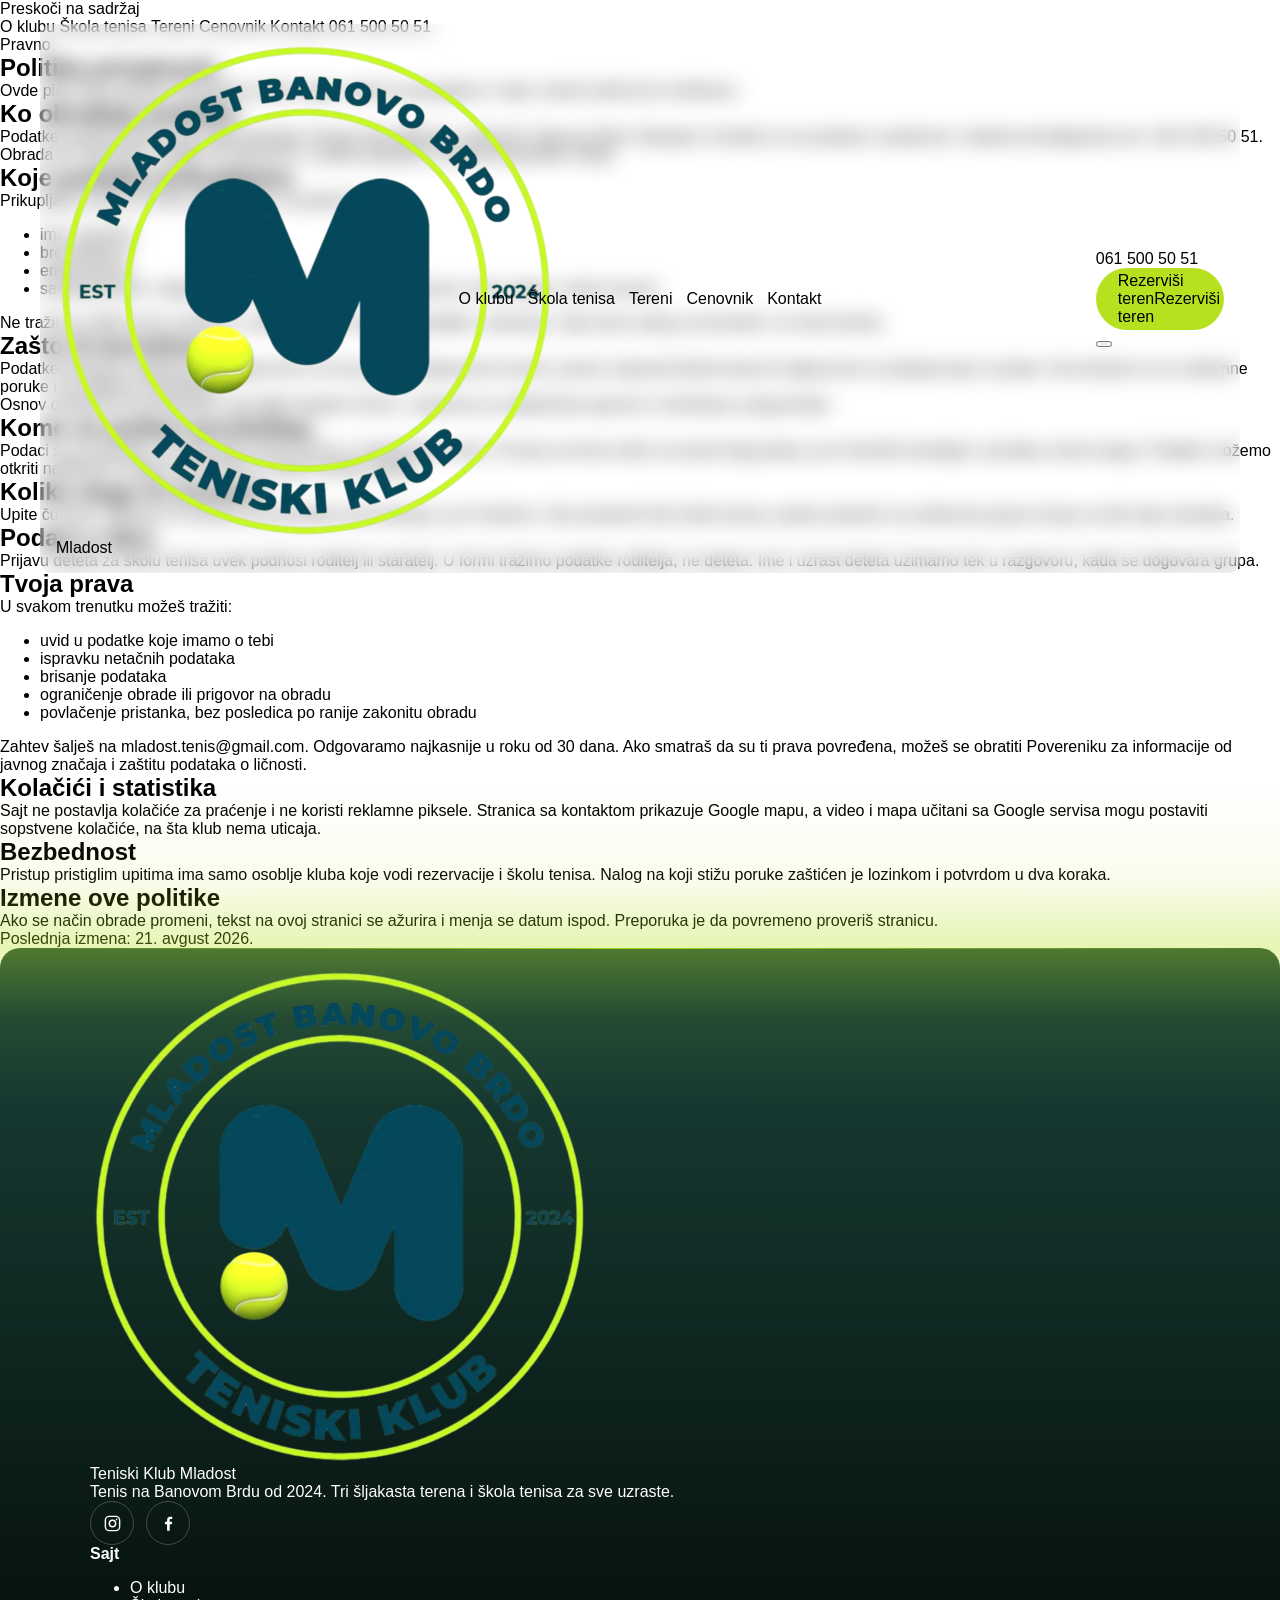
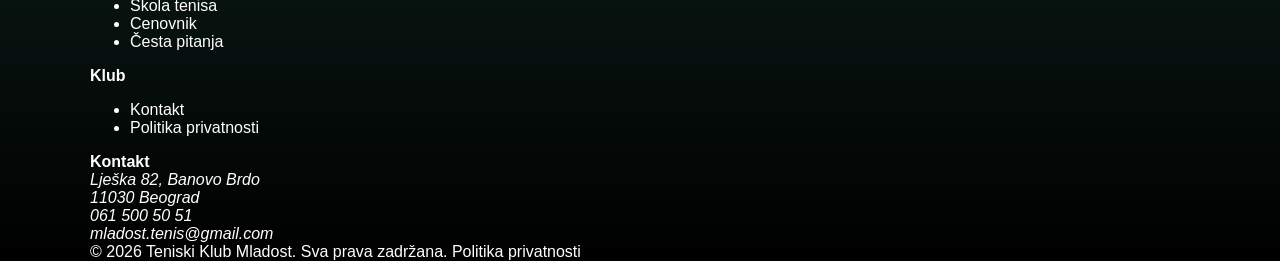
<file: politika-privatnosti.html>
<!DOCTYPE html>
<html lang="sr">
<head>
<meta charset="UTF-8">
<meta name="viewport" content="width=device-width, initial-scale=1.0">
<title>Politika privatnosti | Teniski Klub Mladost</title>
<meta name="description" content="Kako Teniski klub Mladost prikuplja i čuva podatke poslate preko kontakt forme, koliko ih drži i kako možeš tražiti brisanje svojih podataka.">
<!-- TODO: zameniti domenom klijenta kada se registruje -->
<link rel="canonical" href="https://teniskiklubmladost.rs/politika-privatnosti.html">
<link rel="icon" href="images/logo.png" type="image/png">
<meta name="robots" content="noindex, follow">
<link rel="preconnect" href="https://fonts.googleapis.com">
<link rel="preconnect" href="https://fonts.gstatic.com" crossorigin>
<link href="https://fonts.googleapis.com/css2?family=Plus+Jakarta+Sans:wght@400;500;700;800&display=swap" rel="stylesheet">
<link rel="stylesheet" href="styles.css">
</head>
<body>

<a class="skip" href="#glavni">Preskoči na sadržaj</a>

<header class="nav nav--static" id="nav">
  <div class="nav__inner">
    <a class="brand" href="index.html">
      <img src="images/logo.png" alt="Grb Teniskog kluba Mladost Banovo Brdo">
      <span>Mladost</span>
    </a>

    <nav class="nav__links" aria-label="Glavna navigacija">
      <a href="index.html#o-klubu">O klubu</a>
      <a href="index.html#skola">Škola tenisa</a>
      <a href="index.html#usluge">Tereni</a>
      <a href="index.html#cenovnik">Cenovnik</a>
      <a href="kontakt.html">Kontakt</a>
    </nav>

    <div class="nav__right">
      <a class="nav__tel" href="tel:+381615005051">061 500 50 51</a>
      <a class="btn" href="kontakt.html">
        <span class="btn__roll"><span>Rezerviši teren</span><span>Rezerviši teren</span></span>
      </a>
      <button class="burger" id="burger" aria-label="Otvori meni" aria-expanded="false" aria-controls="mobile-menu">
        <span></span><span></span><span></span>
      </button>
    </div>
  </div>
</header>

<div class="mobile-menu" id="mobile-menu">
  <a href="index.html#o-klubu">O klubu</a>
  <a href="index.html#skola">Škola tenisa</a>
  <a href="index.html#usluge">Tereni</a>
  <a href="index.html#cenovnik">Cenovnik</a>
  <a href="kontakt.html">Kontakt</a>
  <a class="mobile-tel" href="tel:+381615005051">061 500 50 51</a>
</div>

<main id="glavni">

  <section class="page-head">
    <div class="page-head__in">
      <p class="eyebrow">Pravno</p>
      <h1>Politika privatnosti.</h1>
      <p class="lead">Ovde piše koje podatke prikupljamo preko sajta, zašto ih prikupljamo i kako možeš tražiti da ih obrišemo.</p>
    </div>
  </section>

  <section class="wrap">
    <div class="section__inner">
      <div class="prose">

        <h2>Ko obrađuje podatke</h2>
        <p>Podatke poslate preko ovog sajta obrađuje Teniski klub Mladost, Lješka 82, Banovo Brdo, Beograd. Kontakt za sva pitanja o podacima: <a href="mailto:mladost.tenis@gmail.com">mladost.tenis@gmail.com</a> i 061 500 50 51.</p>
        <p>Obrada se sprovodi u skladu sa Zakonom o zaštiti podataka o ličnosti Republike Srbije.</p>

        <h2>Koje podatke prikupljamo</h2>
        <p>Prikupljamo samo ono što sam upišeš u kontakt formu:</p>
        <ul>
          <li>ime i prezime</li>
          <li>broj telefona</li>
          <li>email adresu</li>
          <li>sadržaj poruke i odgovore koje si izabrao u formi, na primer vrstu usluge i okvirni termin</li>
        </ul>
        <p>Ne tražimo matični broj, podatke o zdravstvenom stanju ni podatke o plaćanju. Sajt nema nalog za korisnike i ne traži lozinku.</p>

        <h2>Zašto ih koristimo</h2>
        <p>Podatke koristimo isključivo da odgovorimo na tvoj upit: da dogovorimo termin, javimo raspored škole tenisa ili odgovorimo na pitanje koje si poslao. Ne koristimo ih za reklamne poruke i ne šaljemo newsletter.</p>
        <p>Osnov obrade je tvoj pristanak, koji daješ slanjem forme, i priprema za zaključenje ugovora o korišćenju usluga kluba.</p>

        <h2>Kome se podaci prosleđuju</h2>
        <p>Podaci se ne prodaju i ne ustupaju trećim licima u marketinške svrhe. Poruka sa forme stiže na email nalog kluba, pa ih tehnički obrađuje i pružalac email usluge. Podatke možemo otkriti nadležnom organu samo ako to zakon izričito nalaže.</p>

        <h2>Koliko dugo ih čuvamo</h2>
        <p>Upite čuvamo najduže 24 meseca od poslednje komunikacije, pa ih brišemo. Ako postaneš član škole tenisa, podaci potrebni za evidenciju grupa čuvaju se dok traje saradnja.</p>

        <h2>Podaci o deci</h2>
        <p>Prijavu deteta za školu tenisa uvek podnosi roditelj ili staratelj. U formi tražimo podatke roditelja, ne deteta. Ime i uzrast deteta uzimamo tek u razgovoru, kada se dogovara grupa.</p>

        <h2>Tvoja prava</h2>
        <p>U svakom trenutku možeš tražiti:</p>
        <ul>
          <li>uvid u podatke koje imamo o tebi</li>
          <li>ispravku netačnih podataka</li>
          <li>brisanje podataka</li>
          <li>ograničenje obrade ili prigovor na obradu</li>
          <li>povlačenje pristanka, bez posledica po ranije zakonitu obradu</li>
        </ul>
        <p>Zahtev šalješ na <a href="mailto:mladost.tenis@gmail.com">mladost.tenis@gmail.com</a>. Odgovaramo najkasnije u roku od 30 dana. Ako smatraš da su ti prava povređena, možeš se obratiti Povereniku za informacije od javnog značaja i zaštitu podataka o ličnosti.</p>

        <h2>Kolačići i statistika</h2>
        <p>Sajt ne postavlja kolačiće za praćenje i ne koristi reklamne piksele. Stranica sa kontaktom prikazuje Google mapu, a video i mapa učitani sa Google servisa mogu postaviti sopstvene kolačiće, na šta klub nema uticaja.</p>

        <h2>Bezbednost</h2>
        <p>Pristup pristiglim upitima ima samo osoblje kluba koje vodi rezervacije i školu tenisa. Nalog na koji stižu poruke zaštićen je lozinkom i potvrdom u dva koraka.</p>

        <h2>Izmene ove politike</h2>
        <p>Ako se način obrade promeni, tekst na ovoj stranici se ažurira i menja se datum ispod. Preporuka je da povremeno proveriš stranicu.</p>

        <p class="updated">Poslednja izmena: 21. avgust 2026.</p>
      </div>
    </div>
  </section>
</main>

<footer class="footer">
  <div class="footer__in">
    <div class="footer__top">
      <div>
        <a class="brand" href="index.html">
          <img src="images/logo.png" alt="Grb Teniskog kluba Mladost Banovo Brdo">
          <span>Teniski Klub Mladost</span>
        </a>
        <p class="footer__about">Tenis na Banovom Brdu od 2024. Tri šljakasta terena i škola tenisa za sve uzraste.</p>
        <div class="socials">
          <a href="https://www.instagram.com/teniskiklub.mladost/" target="_blank" rel="noopener" aria-label="Instagram">
            <svg viewBox="0 0 24 24" fill="none" stroke="currentColor" stroke-width="1.8"><rect x="3" y="3" width="18" height="18" rx="5"/><circle cx="12" cy="12" r="4"/><circle cx="17.2" cy="6.8" r="1" fill="currentColor" stroke="none"/></svg>
          </a>
          <a href="https://www.facebook.com/people/Teniski-Klub-Mladost/61586981363101/" target="_blank" rel="noopener" aria-label="Facebook">
            <svg viewBox="0 0 24 24" fill="currentColor"><path d="M13.5 21v-8h2.7l.4-3.1h-3.1V7.9c0-.9.25-1.5 1.55-1.5H16.7V3.6c-.3 0-1.3-.1-2.45-.1-2.4 0-4.05 1.5-4.05 4.2v2.2H7.5V13h2.7v8z"/></svg>
          </a>
        </div>
      </div>

      <div>
        <h4>Sajt</h4>
        <ul>
          <li><a href="index.html#o-klubu">O klubu</a></li>
          <li><a href="index.html#skola">Škola tenisa</a></li>
          <li><a href="index.html#cenovnik">Cenovnik</a></li>
          <li><a href="index.html#pitanja">Česta pitanja</a></li>
        </ul>
      </div>

      <div>
        <h4>Klub</h4>
        <ul>
          <li><a href="kontakt.html">Kontakt</a></li>
          <li><a href="politika-privatnosti.html">Politika privatnosti</a></li>
        </ul>
      </div>

      <div>
        <h4>Kontakt</h4>
        <address>
          Lješka 82, Banovo Brdo<br>
          11030 Beograd<br>
          <a href="tel:+381615005051">061 500 50 51</a><br>
          <a href="mailto:mladost.tenis@gmail.com">mladost.tenis@gmail.com</a>
        </address>
      </div>
    </div>

    <div class="footer__bottom">
      <span>&copy; 2026 Teniski Klub Mladost. Sva prava zadržana.</span>
      <a href="politika-privatnosti.html">Politika privatnosti</a>
    </div>
  </div>
</footer>

<script src="main.js"></script>
</body>
</html>
</file>
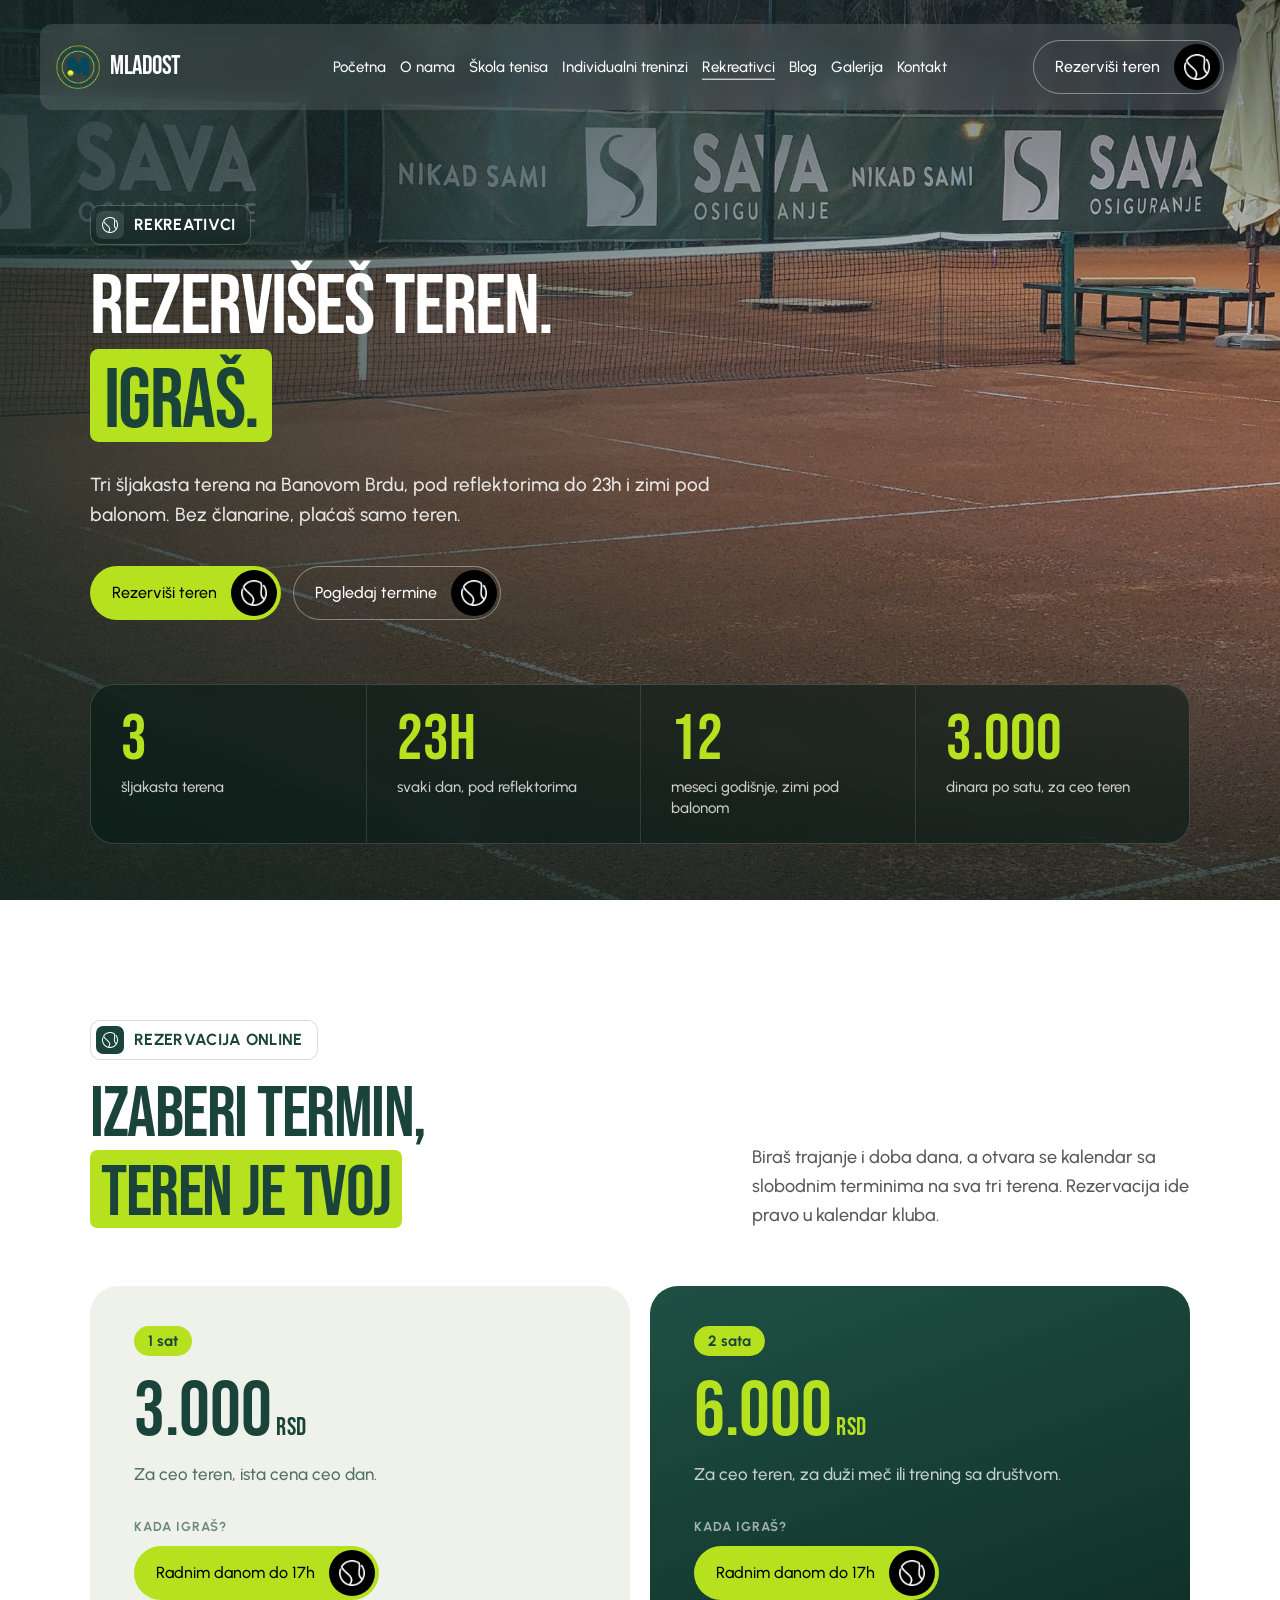
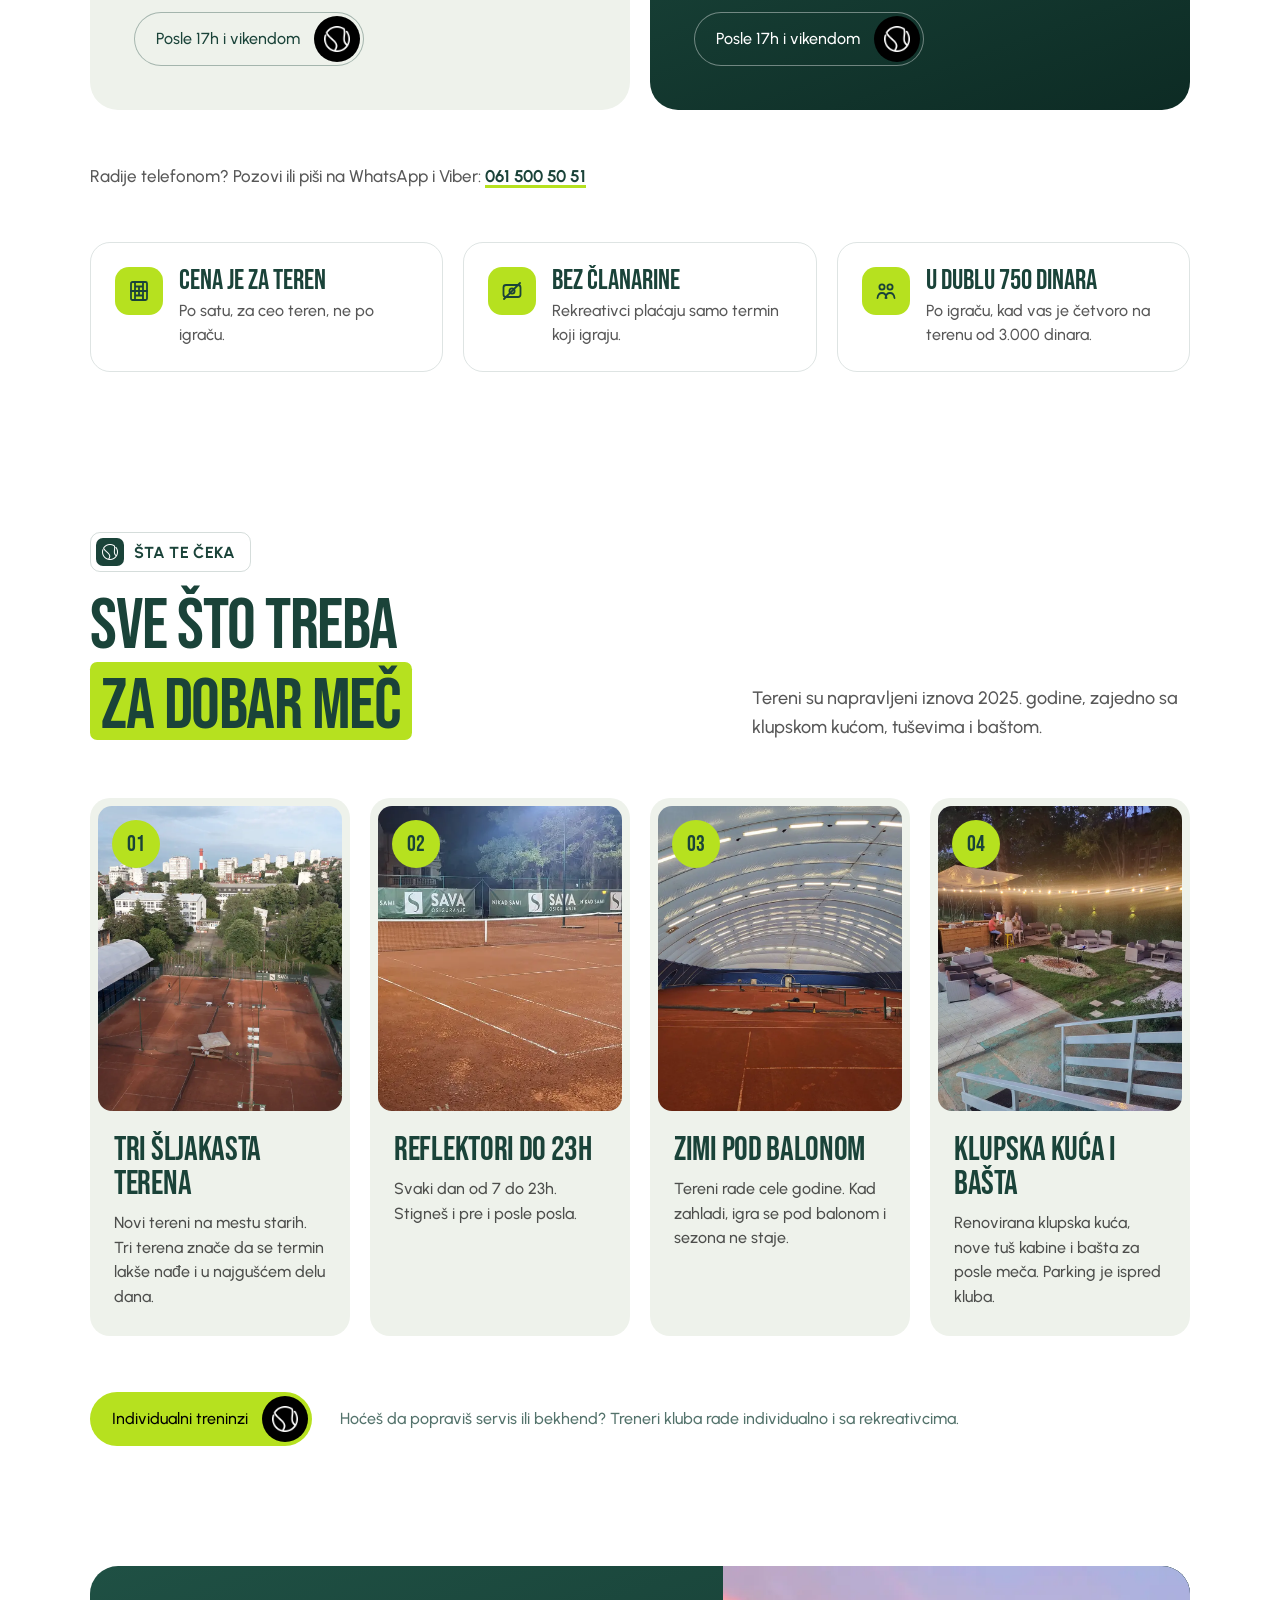
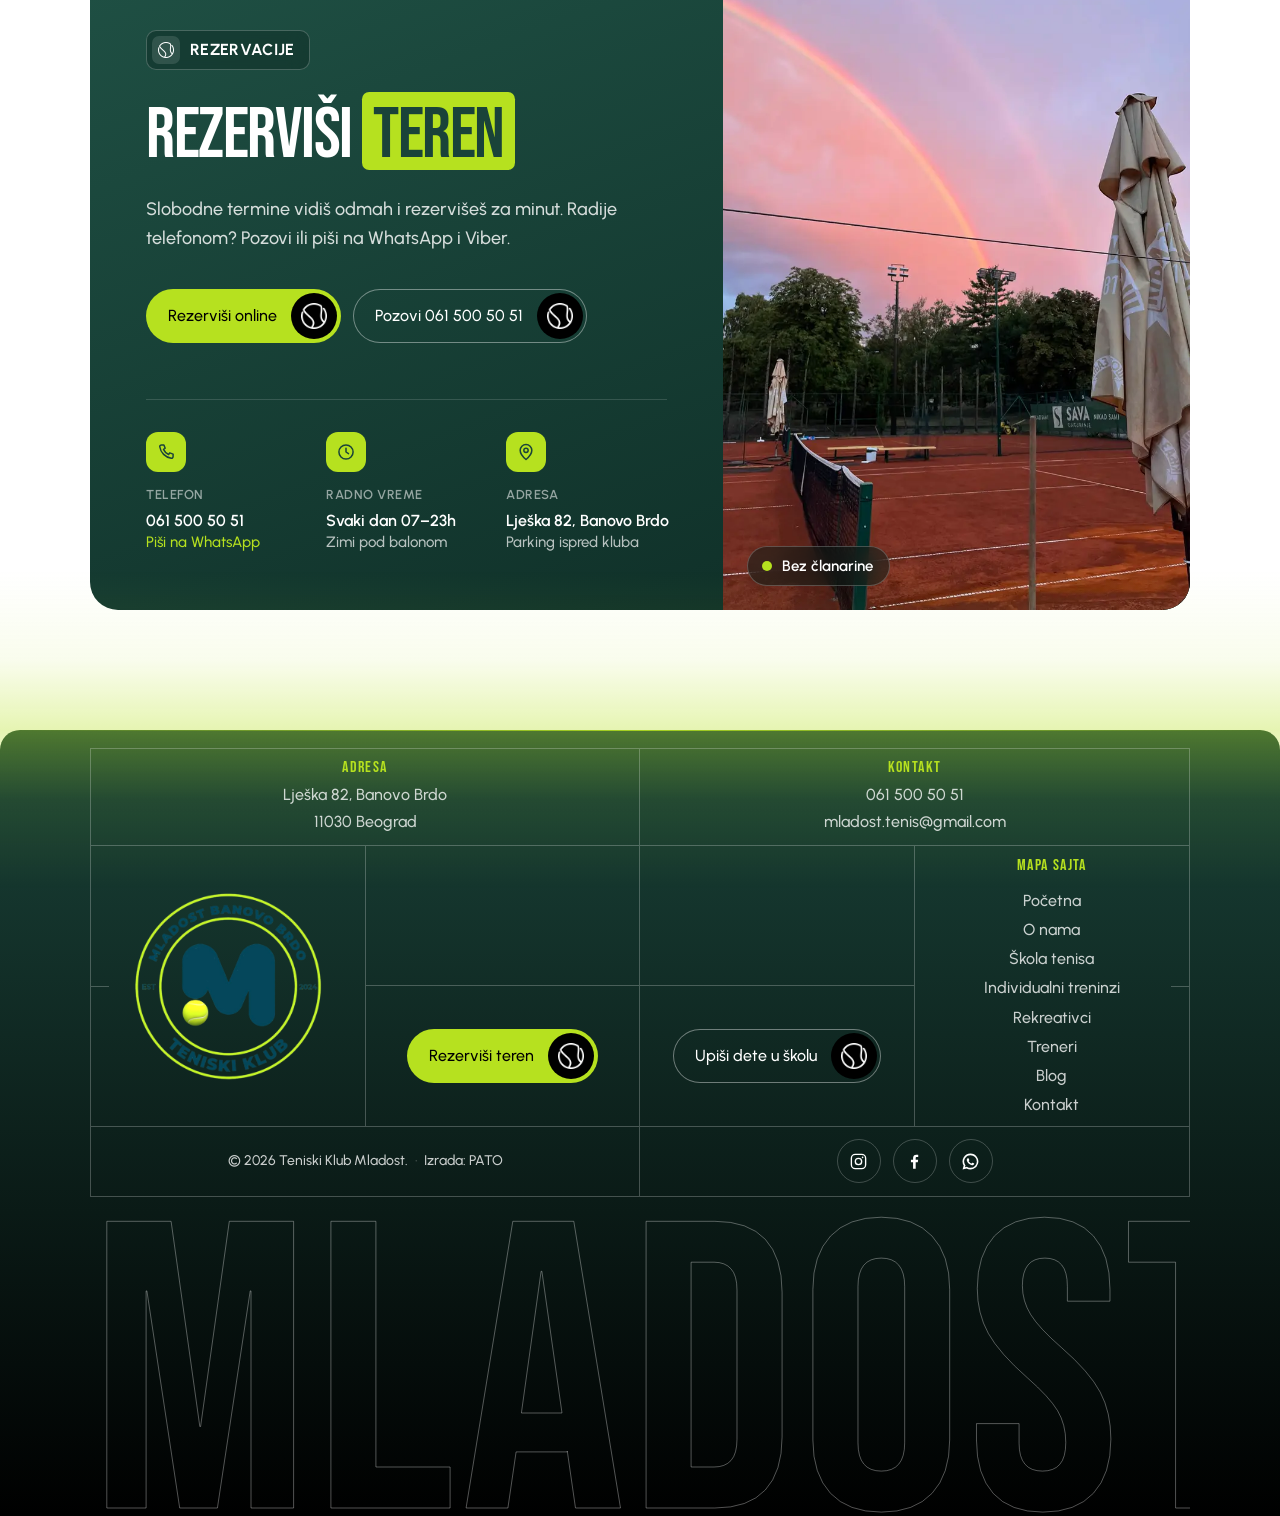
<file: rekreativci.html>
<!DOCTYPE html>
<html lang="sr">
<head>
<meta charset="utf-8">
<meta name="viewport" content="width=device-width, initial-scale=1.0">
<title>Rekreativci, iznajmljivanje terena | Teniski Klub Mladost Banovo Brdo</title>
<link rel="preconnect" href="https://dikidi.net" crossorigin>
<link rel="dns-prefetch" href="https://dikidi.net">
<meta name="description" content="Iznajmljivanje teniskih terena na Banovom Brdu: tri šljakasta terena, reflektori do 23h, zimi pod balonom. 3.000 dinara po satu za ceo teren, bez članarine, rezervacija online.">
<link rel="icon" href="images/logo.png" type="image/png">

<!-- Fontovi sa originala: Bebas Neue za naslove, Urbanist za tekst.
     Oba imaju latin-ext subset, dakle č ć ž š đ rade. -->
<link rel="preconnect" href="https://fonts.googleapis.com">
<link rel="preconnect" href="https://fonts.gstatic.com" crossorigin>
<link href="https://fonts.googleapis.com/css2?family=Bebas+Neue&family=Urbanist:wght@400;500;700;900&display=swap" rel="stylesheet">

<!-- Lenis smooth scroll, ista biblioteka i iste postavke kao na tennislove.webflow.io.
     Fajlovi su lokalni, bez zavisnosti od CDN-a. -->
<link rel="stylesheet" href="vendor/lenis.css">

<link rel="stylesheet" href="styles.css?v=100">
</head>
<body>

<main>

  <!-- ================= NAVBAR =================
       Efekat preuzet sa qutenza.framer.website: plutajuca traka koja uleti
       odozgo, linija ispod linka raste na hover, hamburger se sklopi u X.
       Font i dugme su nasi. -->
  <nav class="nav" data-name="Navigation" aria-label="Glavna navigacija">
    <div class="nav__inner">

      <div class="nav__main">
        <div class="nav__row">
          <a class="nav__logo" href="index.html" aria-label="Teniski Klub Mladost, pocetna">
            <img src="images/logo.png" alt="" width="44" height="44" aria-hidden="true">
            <span class="nav__logo-text">Mladost</span>
          </a>

          <button class="nav__burger" type="button" id="nav-burger"
                  aria-label="Otvori meni" aria-expanded="false" aria-controls="nav-links">
            <span class="nav__burger-line nav__burger-line--top"></span>
            <span class="nav__burger-line nav__burger-line--bottom"></span>
          </button>
        </div>

        <div class="nav__links" id="nav-links">
          <a class="nav__link t-btn" href="index.html">Početna</a>
          <a class="nav__link t-btn" href="o-nama.html">O nama</a>
          <a class="nav__link t-btn" href="skola-tenisa.html">Škola tenisa</a>
          <a class="nav__link t-btn" href="individualni-treninzi.html">Individualni treninzi</a>
          <a class="nav__link t-btn" href="rekreativci.html" aria-current="page">Rekreativci</a>
          <a class="nav__link t-btn" href="blog.html">Blog</a>
          <a class="nav__link t-btn" href="galerija.html">Galerija</a>
          <a class="nav__link t-btn" href="kontakt.html">Kontakt</a>
        </div>
      </div>

      <div class="nav__cta">
        <a class="btn btn--ghost" href="#rezervacija" data-name="Secondary">
          <span class="btn__label t-btn">Rezerviši teren</span>
          <span class="btn__icon" data-name="Button">
            <img src="images/loptica.png" alt="" width="18" height="18" aria-hidden="true">
          </span>
        </a>
      </div>

    </div>
  </nav>

  <!-- ================= REKREATIVCI, HERO =================
       Fotka praznog terena po danu preko celog ekrana, tekst levo dole,
       ispod staklena traka sa cetiri brojke. Sve brojke iz cenovnika i
       dokumenta O klubu: 3 terena, do 23h, 12 meseci (balon), 3.000 RSD sat (DIKIDI). -->
  <section class="rhero" data-name="Rekreativci Hero">
    <div class="rhero__bg">
      <img src="images/gal-21.webp" alt="Prazan šljakasti teren kluba po danu" width="1800" height="1350">
    </div>
    <div class="rhero__veo" aria-hidden="true"></div>
    <div class="hero__grain" aria-hidden="true"></div>

    <div class="rhero__inner">
      <div class="rhero__tekst">
        <p class="oznaka"><span class="oznaka__ikona"><img src="images/loptica.png" alt="" width="16" height="16"></span>Rekreativci</p>
        <h1 class="veliki-naslov">Rezervišeš teren.<br><mark class="veliki-naslov__akcenat">Igraš.</mark></h1>
        <p class="rhero__sub">Tri šljakasta terena na Banovom Brdu, pod reflektorima do 23h i zimi pod balonom. Bez članarine, plaćaš samo teren.</p>
        <div class="rhero__dugmad">
          <a class="btn" href="#rezervacija">
            <span class="btn__label t-btn">Rezerviši teren</span>
            <span class="btn__icon"><img src="images/loptica.png" alt="" width="18" height="18" aria-hidden="true"></span>
          </a>
          <a class="btn btn--ghost" href="#rezervacija">
            <span class="btn__label t-btn">Pogledaj termine</span>
            <span class="btn__icon"><img src="images/loptica.png" alt="" width="18" height="18" aria-hidden="true"></span>
          </a>
        </div>
      </div>

      <ul class="rhero__brojke">
        <li><span class="rhero__br">3</span><span class="rhero__opis">šljakasta terena</span></li>
        <li><span class="rhero__br">23h</span><span class="rhero__opis">svaki dan, pod reflektorima</span></li>
        <li><span class="rhero__br">12</span><span class="rhero__opis">meseci godišnje, zimi pod balonom</span></li>
        <li><span class="rhero__br">3.000</span><span class="rhero__opis">dinara po satu, za ceo teren</span></li>
      </ul>
    </div>
  </section>

  <!-- ================= REZERVACIJA (DIKIDI) =================
       Cene iz DIKIDI-ja (Pavle potvrdio 27.11.): 3.000 RSD sat, 6.000 dva
       sata, ista cena ceo dan. Dugmad otvaraju DIKIDI widget direktno na
       tenis usluzi (samo Clay #1-3, bez padela): na kompu prozor preko
       sajta, na telefonu (<740px) direktno DIKIDI strana sa povratkom
       (nas handler u main.js, bez DIKIDI identify upita). ID usluga sa javnog profila:
       1h 08-17 20252086, 1h 17-23 i vikend 20254019,
       2h 08-17 20254178, 2h 17-23 i vikend 20254158. -->
  <section class="cene rez" id="rezervacija">
    <div class="cene__okvir">

      <div class="cene__glava">
        <div>
          <p class="oznaka"><span class="oznaka__ikona"><img src="images/loptica.png" alt="" width="16" height="16"></span>Rezervacija online</p>
          <h2 class="veliki-naslov">Izaberi termin, <mark class="veliki-naslov__akcenat">teren je tvoj</mark></h2>
        </div>
        <p class="cene__uvod">Biraš trajanje i doba dana, a otvara se kalendar sa slobodnim terminima na sva tri terena. Rezervacija ide pravo u kalendar kluba.</p>
      </div>

      <ul class="rez__mreza">
        <li class="rez__k rez__k--svetla">
          <p class="rez__trajanje">1 sat</p>
          <p class="rez__cena">3.000<small> RSD</small></p>
          <p class="rez__opis">Za ceo teren, ista cena ceo dan.</p>
          <p class="rez__kada">Kada igraš?</p>
          <div class="rez__dugmad">
            <a class="btn" href="https://dikidi.net/record/1892616?st_m=2&amp;ss_s=20252086" data-dikidi><span class="btn__label t-btn">Radnim danom do 17h</span><span class="btn__icon"><img src="images/loptica.png" alt="" width="18" height="18" aria-hidden="true"></span></a>
            <a class="btn btn--ghost" href="https://dikidi.net/record/1892616?st_m=2&amp;ss_s=20254019" data-dikidi><span class="btn__label t-btn">Posle 17h i vikendom</span><span class="btn__icon"><img src="images/loptica.png" alt="" width="18" height="18" aria-hidden="true"></span></a>
          </div>
        </li>
        <li class="rez__k rez__k--tamna">
          <p class="rez__trajanje">2 sata</p>
          <p class="rez__cena">6.000<small> RSD</small></p>
          <p class="rez__opis">Za ceo teren, za duži meč ili trening sa društvom.</p>
          <p class="rez__kada">Kada igraš?</p>
          <div class="rez__dugmad">
            <a class="btn" href="https://dikidi.net/record/1892616?st_m=2&amp;ss_s=20254178" data-dikidi><span class="btn__label t-btn">Radnim danom do 17h</span><span class="btn__icon"><img src="images/loptica.png" alt="" width="18" height="18" aria-hidden="true"></span></a>
            <a class="btn btn--ghost" href="https://dikidi.net/record/1892616?st_m=2&amp;ss_s=20254158" data-dikidi><span class="btn__label t-btn">Posle 17h i vikendom</span><span class="btn__icon"><img src="images/loptica.png" alt="" width="18" height="18" aria-hidden="true"></span></a>
          </div>
        </li>
      </ul>

      <p class="rez__tel">Radije telefonom? Pozovi ili piši na WhatsApp i Viber: <a href="tel:+381615005051">061 500 50 51</a></p>

      <ul class="cene__info">
        <li>
          <span class="cene__ik"><svg viewBox="0 0 24 24" fill="none" stroke="currentColor" stroke-width="1.8" stroke-linecap="round" stroke-linejoin="round" aria-hidden="true"><rect x="4" y="3" width="16" height="18" rx="1.5"/><path d="M4 12h16M8 3v18M16 3v18M8 7.5h8M8 16.5h8M12 7.5v9"/></svg></span>
          <span><strong>Cena je za teren</strong>Po satu, za ceo teren, ne po igraču.</span>
        </li>
        <li>
          <span class="cene__ik"><svg viewBox="0 0 24 24" fill="none" stroke="currentColor" stroke-width="1.8" stroke-linecap="round" stroke-linejoin="round" aria-hidden="true"><rect x="3.5" y="6" width="17" height="12" rx="2.5"/><circle cx="12" cy="12" r="2.6"/><path d="M4 20 20 4"/></svg></span>
          <span><strong>Bez članarine</strong>Rekreativci plaćaju samo termin koji igraju.</span>
        </li>
        <li>
          <span class="cene__ik"><svg viewBox="0 0 24 24" fill="none" stroke="currentColor" stroke-width="1.8" stroke-linecap="round" stroke-linejoin="round" aria-hidden="true"><circle cx="8" cy="8" r="2.6"/><circle cx="16" cy="8" r="2.6"/><path d="M3.5 19c.4-3 2.2-5 4.5-5s4.1 2 4.5 5M11.5 19c.4-3 2.2-5 4.5-5s4.1 2 4.5 5"/></svg></span>
          <span><strong>U dublu 750 dinara</strong>Po igraču, kad vas je četvoro na terenu od 3.000 dinara.</span>
        </li>
      </ul>

    </div>
  </section>

  <!-- ================= STA TE CEKA =================
       Ista sekcija kao "Za koga je" na Individualnim treninzima: cetiri
       kartice sa fotkom i lime brojem. Podaci iz dokumenta O klubu
       (obnova 2025, reflektori, balon, klupska kuca, tusevi, basta, parking). -->
  <section class="zakoga" id="teren">
    <div class="zakoga__okvir">

      <div class="zakoga__glava">
        <div>
          <p class="oznaka"><span class="oznaka__ikona"><img src="images/loptica.png" alt="" width="16" height="16"></span>Šta te čeka</p>
          <h2 class="veliki-naslov">Sve što treba <mark class="veliki-naslov__akcenat">za dobar meč</mark></h2>
        </div>
        <p class="zakoga__uvod">Tereni su napravljeni iznova 2025. godine, zajedno sa klupskom kućom, tuševima i baštom.</p>
      </div>

      <ul class="zakoga__mreza">
        <li class="zakoga__k">
          <div class="zakoga__foto">
            <img src="images/gal-16-m.webp" alt="Šljakasti teren snimljen iz vazduha" width="800" height="1422" loading="lazy">
            <span class="zakoga__br">01</span>
          </div>
          <div class="zakoga__tekst">
            <h3 class="zakoga__naslov">Tri šljakasta terena</h3>
            <p>Novi tereni na mestu starih. Tri terena znače da se termin lakše nađe i u najgušćem delu dana.</p>
          </div>
        </li>
        <li class="zakoga__k">
          <div class="zakoga__foto">
            <img src="images/gal-09-m.webp" alt="Teren noću pod reflektorima" width="800" height="600" loading="lazy">
            <span class="zakoga__br">02</span>
          </div>
          <div class="zakoga__tekst">
            <h3 class="zakoga__naslov">Reflektori do 23h</h3>
            <p>Svaki dan od 7 do 23h. Stigneš i pre i posle posla.</p>
          </div>
        </li>
        <li class="zakoga__k">
          <div class="zakoga__foto">
            <img src="images/gal-32-m.webp" alt="Teren pod balonom zimi" width="800" height="1066" loading="lazy">
            <span class="zakoga__br">03</span>
          </div>
          <div class="zakoga__tekst">
            <h3 class="zakoga__naslov">Zimi pod balonom</h3>
            <p>Tereni rade cele godine. Kad zahladi, igra se pod balonom i sezona ne staje.</p>
          </div>
        </li>
        <li class="zakoga__k">
          <div class="zakoga__foto">
            <img src="images/gal-17-m.webp" alt="Bašta kluba sa svetlima uveče" width="800" height="1066" loading="lazy">
            <span class="zakoga__br">04</span>
          </div>
          <div class="zakoga__tekst">
            <h3 class="zakoga__naslov">Klupska kuća i bašta</h3>
            <p>Renovirana klupska kuća, nove tuš kabine i bašta za posle meča. Parking je ispred kluba.</p>
          </div>
        </li>
      </ul>

      <div class="zakoga__dno">
        <a class="btn" href="individualni-treninzi.html">
            <span class="btn__label t-btn">Individualni treninzi</span>
            <span class="btn__icon"><img src="images/loptica.png" alt="" width="18" height="18" aria-hidden="true"></span>
          </a>
        <p class="zakoga__napomena">Hoćeš da popraviš servis ili bekhend? Treneri kluba rade individualno i sa rekreativcima.</p>
      </div>

    </div>
  </section>

  <!-- ================= ZAVRSNI POZIV =================
       Rezervisi teren: telefon odmah, upit preko kontakt forme.
       Ista sekcija na Skoli tenisa i Individualnim treninzima: tamna
       kartica (kao traka Kondicioni treninzi), tekst i dugmad levo, tri
       podatka ispod (telefon, radno vreme, adresa), fotka desno sa tamnom
       staklenom oznakom. Bez cene, trajanja i probnog treninga dok klijent
       ne potvrdi. -->
  <section class="poziv" id="poziv">
    <div class="poziv__okvir">

      <div class="poziv__tekst">
        <p class="oznaka"><span class="oznaka__ikona"><img src="images/loptica.png" alt="" width="16" height="16"></span>Rezervacije</p>
        <h2 class="veliki-naslov">Rezerviši <mark class="veliki-naslov__akcenat">teren</mark></h2>
        <p class="poziv__uvod">Slobodne termine vidiš odmah i rezervišeš za minut. Radije telefonom? Pozovi ili piši na WhatsApp i Viber.</p>
        <div class="poziv__dugmad">
          <a class="btn" href="#rezervacija">
            <span class="btn__label t-btn">Rezerviši online</span>
            <span class="btn__icon"><img src="images/loptica.png" alt="" width="18" height="18" aria-hidden="true"></span>
          </a>
          <a class="btn btn--ghost" href="tel:+381615005051">
            <span class="btn__label t-btn">Pozovi 061 500 50 51</span>
            <span class="btn__icon"><img src="images/loptica.png" alt="" width="18" height="18" aria-hidden="true"></span>
          </a>
        </div>

        <ul class="poziv__podaci">
          <li>
            <span class="poziv__ik"><svg viewBox="0 0 24 24" fill="none" stroke="currentColor" stroke-width="1.8" stroke-linecap="round" stroke-linejoin="round" aria-hidden="true"><path d="M6.5 3.5h3l1.5 4-2 1.4a12 12 0 0 0 6.1 6.1l1.4-2 4 1.5v3a2 2 0 0 1-2.2 2A16.5 16.5 0 0 1 4.5 5.7a2 2 0 0 1 2-2.2z"/></svg></span>
            <span>
              <span class="poziv__lab">Telefon</span>
              <a href="tel:+381615005051">061 500 50 51</a>
              <a class="poziv__sitno" href="https://wa.me/381615005051" target="_blank" rel="noopener">Piši na WhatsApp</a>
            </span>
          </li>
          <li>
            <span class="poziv__ik"><svg viewBox="0 0 24 24" fill="none" stroke="currentColor" stroke-width="1.8" stroke-linecap="round" stroke-linejoin="round" aria-hidden="true"><circle cx="12" cy="12" r="8.5"/><path d="M12 7.5V12l3 2"/></svg></span>
            <span>
              <span class="poziv__lab">Radno vreme</span>
              Svaki dan 07–23h
              <span class="poziv__sitno">Zimi pod balonom</span>
            </span>
          </li>
          <li>
            <span class="poziv__ik"><svg viewBox="0 0 24 24" fill="none" stroke="currentColor" stroke-width="1.8" stroke-linecap="round" stroke-linejoin="round" aria-hidden="true"><path d="M12 21s7-5.6 7-11a7 7 0 1 0-14 0c0 5.4 7 11 7 11z"/><circle cx="12" cy="10" r="2.6"/></svg></span>
            <span>
              <span class="poziv__lab">Adresa</span>
              <a href="https://www.google.com/maps?q=Lje%C5%A1ka+82,+Banovo+Brdo,+Beograd" target="_blank" rel="noopener">Lješka 82, Banovo Brdo</a>
              <span class="poziv__sitno">Parking ispred kluba</span>
            </span>
          </li>
        </ul>
      </div>

      <figure class="poziv__foto">
        <img src="images/gal-31.webp" srcset="images/gal-31-m.webp 800w, images/gal-31.webp 1536w" sizes="(max-width: 1199px) 100vw, 45vw" alt="Tereni kluba u sumrak, duga iznad terena" width="1536" height="2048" loading="lazy">
        <figcaption class="poziv__tag"><span aria-hidden="true"></span>Bez članarine</figcaption>
      </figure>

    </div>
  </section>

</main>

<!-- ================= FOOTER, raspored po teniskom terenu ================= -->
<footer class="footer">
  <div class="footer__inner">

    <div class="court">
      <div class="court__frame" aria-hidden="true"></div>
      <div class="court__net" aria-hidden="true"></div>
      <div class="court__center" aria-hidden="true"></div>

      <!-- gornji koridor, levo -->
      <div class="court__cell court__cell--contact-l">
        <p class="court__label">Adresa</p>
        <address class="court__text">Lješka 82, Banovo Brdo<br>11030 Beograd</address>
      </div>

      <!-- gornji koridor, desno -->
      <div class="court__cell court__cell--contact-r">
        <p class="court__label">Kontakt</p>
        <p class="court__text">
          <a href="tel:+381615005051">061 500 50 51</a><br>
          <a href="mailto:mladost.tenis@gmail.com">mladost.tenis@gmail.com</a>
        </p>
      </div>

      <!-- levo zadnje polje, logo -->
      <div class="court__cell court__cell--logo">
        <img src="images/logo.png" alt="Grb Teniskog kluba Mladost Banovo Brdo" width="190" height="190">
      </div>

      <!-- gornja servis polja, prazna po maketi -->
      <div class="court__cell court__cell--void-a" aria-hidden="true"></div>
      <div class="court__cell court__cell--void-b" aria-hidden="true"></div>

      <!-- donja servis polja, dugmad -->
      <div class="court__cell court__cell--btn-a">
        <a class="btn" href="#rezervacija">
          <span class="btn__label t-btn">Rezerviši teren</span>
          <span class="btn__icon">
            <img src="images/loptica.png" alt="" width="18" height="18" aria-hidden="true">
          </span>
        </a>
      </div>

      <div class="court__cell court__cell--btn-b">
        <a class="btn btn--ghost" href="skola-tenisa.html">
          <span class="btn__label t-btn">Upiši dete u školu</span>
          <span class="btn__icon">
            <img src="images/loptica.png" alt="" width="18" height="18" aria-hidden="true">
          </span>
        </a>
      </div>

      <!-- desno zadnje polje, site map -->
      <nav class="court__cell court__cell--sitemap" aria-label="Mapa sajta">
        <p class="court__label">Mapa sajta</p>
        <ul class="sitemap">
          <li><a href="index.html">Početna</a></li>
          <li><a href="o-nama.html">O nama</a></li>
          <li><a href="skola-tenisa.html">Škola tenisa</a></li>
          <li><a href="individualni-treninzi.html">Individualni treninzi</a></li>
          <li><a href="rekreativci.html">Rekreativci</a></li>
          <li><a href="treneri.html">Treneri</a></li>
          <li><a href="blog.html">Blog</a></li>
          <li><a href="kontakt.html">Kontakt</a></li>
        </ul>
      </nav>

      <!-- donji koridor, levo -->
      <div class="court__cell court__cell--copy">
        <p class="court__text court__text--small">
          &copy; 2026 Teniski Klub Mladost.
          <span class="court__sep">·</span>
          Izrada: <a href="https://www.patoadcreatives.com/sr" target="_blank" rel="noopener">PATO</a>
        </p>
      </div>

      <!-- donji koridor, desno -->
      <div class="court__cell court__cell--social">
        <ul class="socials">
          <li>
            <a href="https://www.instagram.com/teniskiklub.mladost/" target="_blank" rel="noopener" aria-label="Instagram">
              <svg viewBox="0 0 24 24" fill="none" stroke="currentColor" stroke-width="1.7" aria-hidden="true"><rect x="3" y="3" width="18" height="18" rx="5"/><circle cx="12" cy="12" r="4"/><circle cx="17.2" cy="6.8" r="1" fill="currentColor" stroke="none"/></svg>
            </a>
          </li>
          <li>
            <a href="https://www.facebook.com/people/Teniski-Klub-Mladost/61586981363101/" target="_blank" rel="noopener" aria-label="Facebook">
              <svg viewBox="0 0 24 24" fill="currentColor" aria-hidden="true"><path d="M13.5 21v-8h2.7l.4-3.1h-3.1V7.9c0-.9.25-1.5 1.55-1.5H16.7V3.6c-.3 0-1.3-.1-2.45-.1-2.4 0-4.05 1.5-4.05 4.2v2.2H7.5V13h2.7v8z"/></svg>
            </a>
          </li>
          <li>
            <a href="https://wa.me/381615005051" target="_blank" rel="noopener" aria-label="WhatsApp">
              <svg viewBox="0 0 24 24" fill="currentColor" aria-hidden="true"><path d="M12 2a10 10 0 0 0-8.6 15.1L2 22l5-1.3A10 10 0 1 0 12 2m0 2a8 8 0 0 1 0 16 8 8 0 0 1-4.1-1.1l-.3-.2-2.6.7.7-2.5-.2-.3A8 8 0 0 1 12 4m-3.2 4c-.2 0-.5.1-.7.3-.3.3-.8.8-.8 1.9s.8 2.2.9 2.4c.1.2 1.6 2.6 4 3.5 1.9.7 2.3.6 2.7.6.5 0 1.4-.5 1.6-1.1.2-.6.2-1 .1-1.1l-.5-.3-1.4-.7c-.2-.1-.4-.1-.5.1l-.7.9c-.1.2-.3.2-.5.1-.2-.1-1-.4-1.9-1.2-.7-.6-1.2-1.4-1.3-1.6-.1-.2 0-.4.1-.5l.4-.5.2-.4v-.4l-.7-1.6c-.2-.4-.4-.4-.5-.4z"/></svg>
            </a>
          </li>
        </ul>
      </div>

    </div>

    <!-- veliki natpis ispod terena, presecen dnom -->
    <div class="footer__wordmark" aria-hidden="true"><span>MLADOST</span></div>

  </div>
</footer>

<script src="vendor/lenis.min.js"></script>
<script src="main.js?v=50"></script>
<script src="https://dikidi.net/assets/js/widget_record/widget2.js" defer></script>
</body>
</html>
</file>
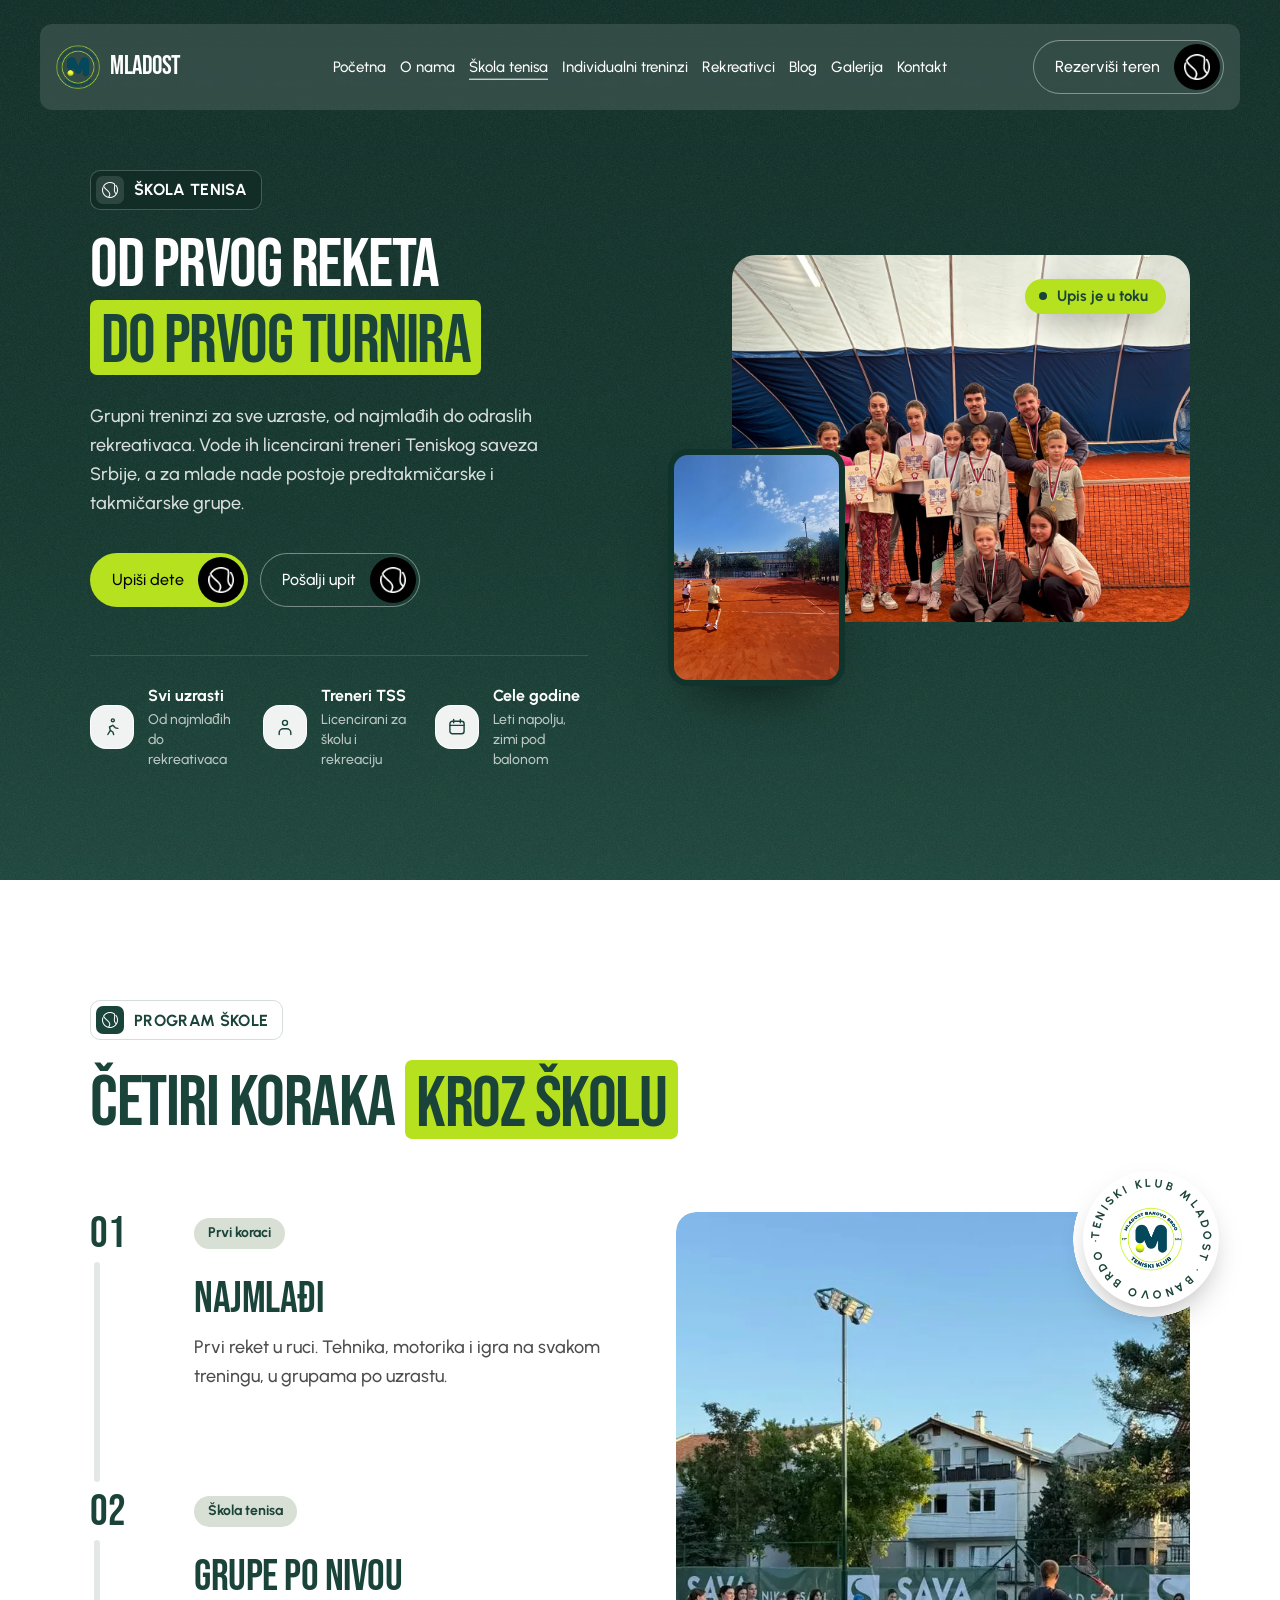
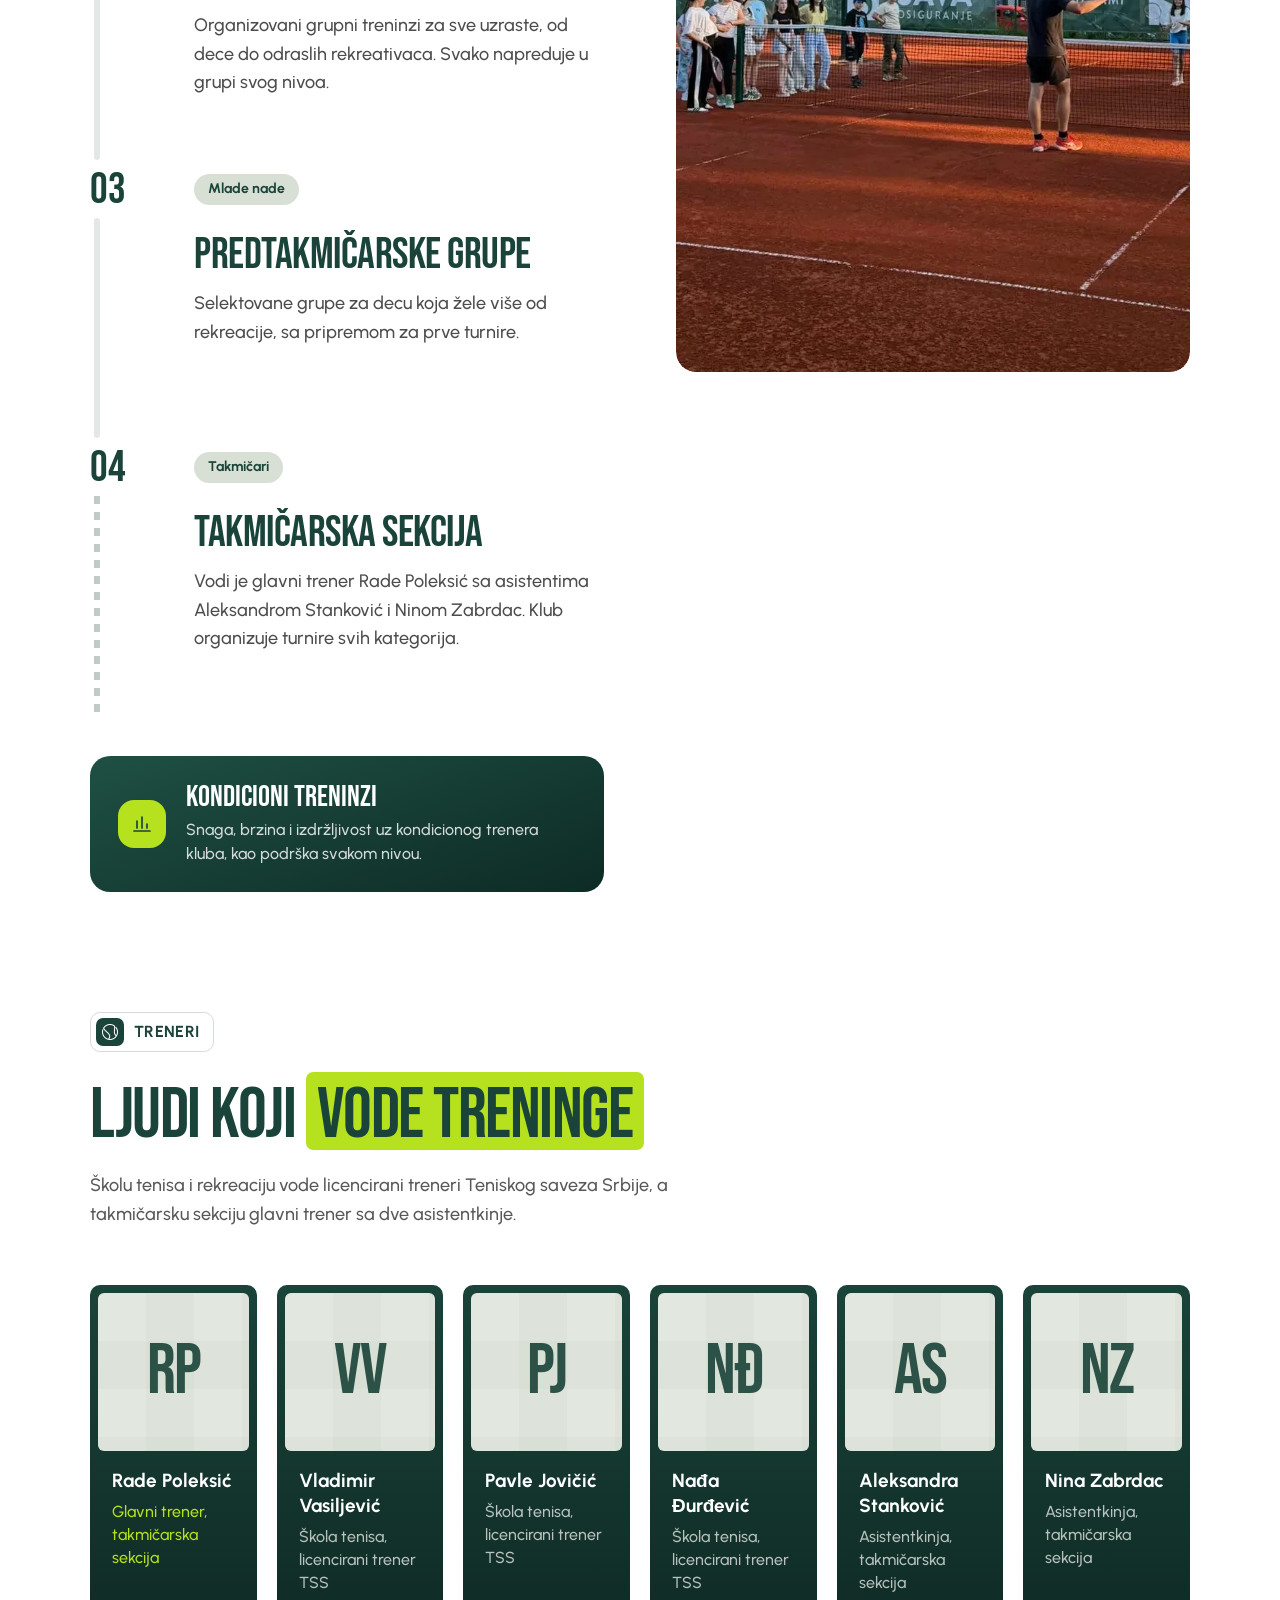
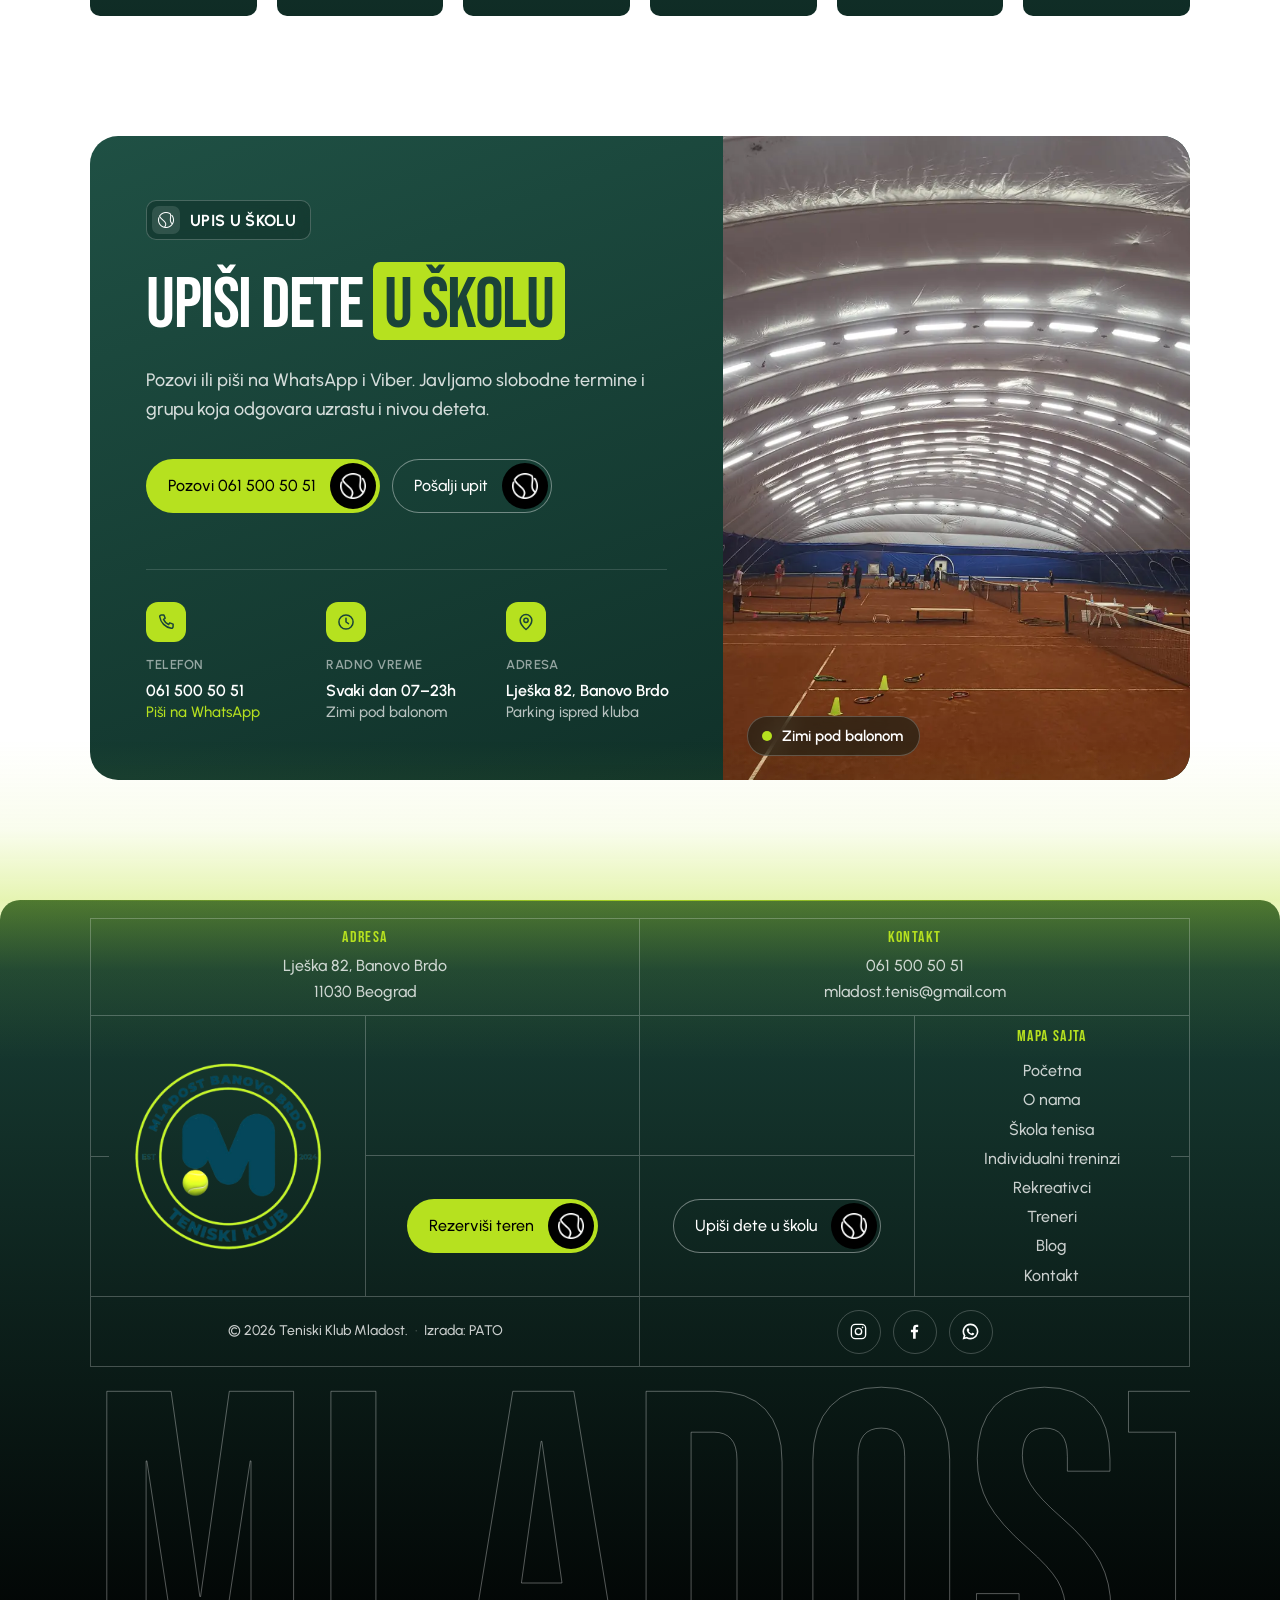
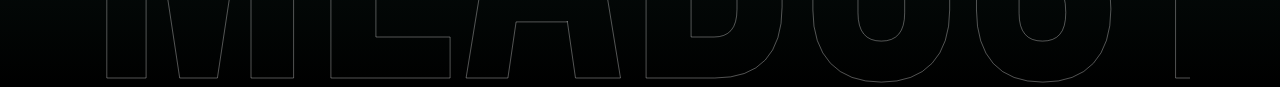
<file: skola-tenisa.html>
<!DOCTYPE html>
<html lang="sr">
<head>
<meta charset="utf-8">
<meta name="viewport" content="width=device-width, initial-scale=1.0">
<title>Škola tenisa | Teniski Klub Mladost Banovo Brdo</title>
<meta name="description" content="Škola tenisa na Banovom Brdu za sve uzraste, od najmlađih do rekreativaca. Licencirani treneri TSS, predtakmičarske i takmičarske grupe, treninzi cele godine.">
<link rel="icon" href="images/logo.png" type="image/png">

<!-- Fontovi sa originala: Bebas Neue za naslove, Urbanist za tekst.
     Oba imaju latin-ext subset, dakle č ć ž š đ rade. -->
<link rel="preconnect" href="https://fonts.googleapis.com">
<link rel="preconnect" href="https://fonts.gstatic.com" crossorigin>
<link href="https://fonts.googleapis.com/css2?family=Bebas+Neue&family=Urbanist:wght@400;500;700;900&display=swap" rel="stylesheet">

<!-- Lenis smooth scroll, ista biblioteka i iste postavke kao na tennislove.webflow.io.
     Fajlovi su lokalni, bez zavisnosti od CDN-a. -->
<link rel="stylesheet" href="vendor/lenis.css">

<link rel="stylesheet" href="styles.css?v=100">
</head>
<body>

<main>

  <!-- ================= NAVBAR =================
       Efekat preuzet sa qutenza.framer.website: plutajuca traka koja uleti
       odozgo, linija ispod linka raste na hover, hamburger se sklopi u X.
       Font i dugme su nasi. -->
  <nav class="nav" data-name="Navigation" aria-label="Glavna navigacija">
    <div class="nav__inner">

      <div class="nav__main">
        <div class="nav__row">
          <a class="nav__logo" href="index.html" aria-label="Teniski Klub Mladost, pocetna">
            <img src="images/logo.png" alt="" width="44" height="44" aria-hidden="true">
            <span class="nav__logo-text">Mladost</span>
          </a>

          <button class="nav__burger" type="button" id="nav-burger"
                  aria-label="Otvori meni" aria-expanded="false" aria-controls="nav-links">
            <span class="nav__burger-line nav__burger-line--top"></span>
            <span class="nav__burger-line nav__burger-line--bottom"></span>
          </button>
        </div>

        <div class="nav__links" id="nav-links">
          <a class="nav__link t-btn" href="index.html">Početna</a>
          <a class="nav__link t-btn" href="o-nama.html">O nama</a>
          <a class="nav__link t-btn" href="skola-tenisa.html" aria-current="page">Škola tenisa</a>
          <a class="nav__link t-btn" href="individualni-treninzi.html">Individualni treninzi</a>
          <a class="nav__link t-btn" href="rekreativci.html">Rekreativci</a>
          <a class="nav__link t-btn" href="blog.html">Blog</a>
          <a class="nav__link t-btn" href="galerija.html">Galerija</a>
          <a class="nav__link t-btn" href="kontakt.html">Kontakt</a>
        </div>
      </div>

      <div class="nav__cta">
        <a class="btn btn--ghost" href="rekreativci.html#rezervacija" data-name="Secondary">
          <span class="btn__label t-btn">Rezerviši teren</span>
          <span class="btn__icon" data-name="Button">
            <img src="images/loptica.png" alt="" width="18" height="18" aria-hidden="true">
          </span>
        </a>
      </div>

    </div>
  </nav>

  <!-- ================= SKOLA TENISA, HERO =================
       Tamna sekcija ispod nava. Levo naslov, tekst iz dokumenta O klubu
       (Usluge i Treneri), dva dugmeta i tri cinjenice. Desno velika fotka
       skole i manja preko ugla, lime oznaka upisa. -->
  <section class="shero" data-name="Skola Hero">
    <div class="hero__grain" aria-hidden="true"></div>

    <div class="shero__inner">
      <div class="shero__tekst">
        <p class="oznaka"><span class="oznaka__ikona"><img src="images/loptica.png" alt="" width="16" height="16"></span>Škola tenisa</p>
        <h1 class="veliki-naslov">Od prvog reketa<br><mark class="veliki-naslov__akcenat">do prvog turnira</mark></h1>
        <p class="shero__sub">Grupni treninzi za sve uzraste, od najmlađih do odraslih rekreativaca. Vode ih licencirani treneri Teniskog saveza Srbije, a za mlade nade postoje predtakmičarske i takmičarske grupe.</p>

        <div class="shero__dugmad">
          <a class="btn" href="tel:+381615005051">
            <span class="btn__label t-btn">Upiši dete</span>
            <span class="btn__icon"><img src="images/loptica.png" alt="" width="18" height="18" aria-hidden="true"></span>
          </a>
          <a class="btn btn--ghost" href="kontakt.html">
            <span class="btn__label t-btn">Pošalji upit</span>
            <span class="btn__icon"><img src="images/loptica.png" alt="" width="18" height="18" aria-hidden="true"></span>
          </a>
        </div>

        <ul class="shero__cinjenice">
          <li>
            <span class="shero__ikona"><svg viewBox="0 0 24 24" fill="none" stroke="currentColor" stroke-width="1.7" stroke-linecap="round" stroke-linejoin="round" aria-hidden="true"><circle cx="13" cy="4" r="1.8"/><path d="M7 21l3-5 3 2 1 3M10 16l-1-4 4-2 3 3 3 .6"/></svg></span>
            <span><strong>Svi uzrasti</strong>Od najmlađih do rekreativaca</span>
          </li>
          <li>
            <span class="shero__ikona"><svg viewBox="0 0 24 24" fill="none" stroke="currentColor" stroke-width="1.7" stroke-linecap="round" stroke-linejoin="round" aria-hidden="true"><circle cx="12" cy="7" r="3"/><path d="M5 21v-2a5 5 0 0 1 5-5h4a5 5 0 0 1 5 5v2"/></svg></span>
            <span><strong>Treneri TSS</strong>Licencirani za školu i rekreaciju</span>
          </li>
          <li>
            <span class="shero__ikona"><svg viewBox="0 0 24 24" fill="none" stroke="currentColor" stroke-width="1.7" stroke-linecap="round" aria-hidden="true"><rect x="3.5" y="5" width="17" height="15" rx="3"/><path d="M3.5 10h17M8 3v4M16 3v4"/></svg></span>
            <span><strong>Cele godine</strong>Leti napolju, zimi pod balonom</span>
          </li>
        </ul>
      </div>

      <div class="shero__slike">
        <figure class="shero__glavna">
          <img src="images/skola-hero.webp" alt="Deca iz škole tenisa sa medaljama i trenerima pod balonom" width="1200" height="960">
        </figure>
        <figure class="shero__mala">
          <img src="images/skola-hero-2.webp" alt="Dvoje dece na treningu na šljaci" width="600" height="800">
        </figure>
        <span class="shero__bedz"><span class="shero__tacka" aria-hidden="true"></span>Upis je u toku</span>
      </div>
    </div>
  </section>

  <!-- ================= PUT KROZ SKOLU =================
       Vremenska linija kao "Kako je posao rastao" na dekopro.rs/o-nama
       (tamo po Konstri): broj i traka koja se puni na skrol levo, tekst
       pored, slika desno zalepljena. Tekst iz dokumenta O klubu. -->
  <section class="put" id="program">
    <div class="put__okvir">

      <div class="put__glava">
        <p class="oznaka"><span class="oznaka__ikona"><img src="images/loptica.png" alt="" width="16" height="16"></span>Program škole</p>
        <h2 class="veliki-naslov">Četiri koraka <mark class="veliki-naslov__akcenat">kroz školu</mark></h2>
      </div>

      <div class="put__telo">
        <div class="put__levo">
          <ol class="put__lista" data-put>
            <li class="put__stavka">
              <div class="put__godina"><span class="put__broj">01</span><span class="put__traka" aria-hidden="true"><span class="put__puni"></span></span></div>
              <div class="put__sadrzaj">
                <span class="put__pil">Prvi koraci</span>
                <div class="put__tekst">
                  <h3 class="put__naslov">Najmlađi</h3>
                  <p>Prvi reket u ruci. Tehnika, motorika i igra na svakom treningu, u grupama po uzrastu.</p>
                </div>
              </div>
            </li>
            <li class="put__stavka">
              <div class="put__godina"><span class="put__broj">02</span><span class="put__traka" aria-hidden="true"><span class="put__puni"></span></span></div>
              <div class="put__sadrzaj">
                <span class="put__pil">Škola tenisa</span>
                <div class="put__tekst">
                  <h3 class="put__naslov">Grupe po nivou</h3>
                  <p>Organizovani grupni treninzi za sve uzraste, od dece do odraslih rekreativaca. Svako napreduje u grupi svog nivoa.</p>
                </div>
              </div>
            </li>
            <li class="put__stavka">
              <div class="put__godina"><span class="put__broj">03</span><span class="put__traka" aria-hidden="true"><span class="put__puni"></span></span></div>
              <div class="put__sadrzaj">
                <span class="put__pil">Mlade nade</span>
                <div class="put__tekst">
                  <h3 class="put__naslov">Predtakmičarske grupe</h3>
                  <p>Selektovane grupe za decu koja žele više od rekreacije, sa pripremom za prve turnire.</p>
                </div>
              </div>
            </li>
            <li class="put__stavka">
              <div class="put__godina"><span class="put__broj">04</span><span class="put__traka" aria-hidden="true"><span class="put__puni"></span></span></div>
              <div class="put__sadrzaj">
                <span class="put__pil">Takmičari</span>
                <div class="put__tekst">
                  <h3 class="put__naslov">Takmičarska sekcija</h3>
                  <p>Vodi je glavni trener Rade Poleksić sa asistentima Aleksandrom Stanković i Ninom Zabrdac. Klub organizuje turnire svih kategorija.</p>
                </div>
              </div>
            </li>
          </ol>

          <div class="put__kondicija">
            <span class="put__kondicija-ik" aria-hidden="true"><svg viewBox="0 0 24 24" fill="none" stroke="currentColor" stroke-width="1.7" stroke-linecap="round" stroke-linejoin="round"><path d="M4 19h16M7 16V9M12 16V5M17 16v-4"/></svg></span>
            <div>
              <h3 class="put__kondicija-naslov">Kondicioni treninzi</h3>
              <p>Snaga, brzina i izdržljivost uz kondicionog trenera kluba, kao podrška svakom nivou.</p>
            </div>
          </div>
        </div>

        <figure class="put__slika">
          <img src="images/gal-13.webp" alt="Trener sa grupom dece uz mrežu na šljaci" width="1170" height="1170" loading="lazy">
          <!-- pecat sa grbom (tocak), kao na dekopro.rs/o-nama; tekst se okrece na skrol -->
          <span class="pecat" aria-hidden="true">
            <svg class="pecat__krug" viewBox="0 0 136 136"><defs><path id="pecat-putanja" d="M68 68 m-52 0 a52 52 0 1 1 104 0 a52 52 0 1 1 -104 0"/></defs><text><textPath href="#pecat-putanja" textLength="326" lengthAdjust="spacing">TENISKI KLUB MLADOST · BANOVO BRDO · </textPath></text></svg>
            <img class="pecat__znak" src="images/logo.png" alt="" width="64" height="64">
          </span>
        </figure>
      </div>

    </div>
  </section>

  <!-- ================= TRENERI =================
       Kao "Our creative team" na qutenza.framer.website/about: naslov i
       recenica levo, kartice sa poljem za portret gore i imenom i ulogom
       ispod. Portreta jos nema: polje je sage sa kvadraticima i velikim
       inicijalima; kad stignu fotke, inicijali se menjaju slikom.
       Imena i uloge iz dokumenta O klubu. Kondicioni trener ceka potvrdu imena. -->
  <section class="treneri" id="treneri">
    <div class="treneri__okvir">

      <div class="treneri__glava">
        <p class="oznaka"><span class="oznaka__ikona"><img src="images/loptica.png" alt="" width="16" height="16"></span>Treneri</p>
        <h2 class="veliki-naslov">Ljudi koji <mark class="veliki-naslov__akcenat">vode treninge</mark></h2>
        <p class="treneri__uvod">Školu tenisa i rekreaciju vode licencirani treneri Teniskog saveza Srbije, a takmičarsku sekciju glavni trener sa dve asistentkinje.</p>
      </div>

      <ul class="treneri__mreza">
        <li class="trener">
          <div class="trener__foto" aria-hidden="true"><span>RP</span></div>
          <div class="trener__tekst">
            <p class="trener__ime">Rade Poleksić</p>
            <p class="trener__uloga trener__uloga--glavni">Glavni trener, takmičarska sekcija</p>
          </div>
        </li>
        <li class="trener">
          <div class="trener__foto" aria-hidden="true"><span>VV</span></div>
          <div class="trener__tekst">
            <p class="trener__ime">Vladimir Vasiljević</p>
            <p class="trener__uloga">Škola tenisa, licencirani trener TSS</p>
          </div>
        </li>
        <li class="trener">
          <div class="trener__foto" aria-hidden="true"><span>PJ</span></div>
          <div class="trener__tekst">
            <p class="trener__ime">Pavle Jovičić</p>
            <p class="trener__uloga">Škola tenisa, licencirani trener TSS</p>
          </div>
        </li>
        <li class="trener">
          <div class="trener__foto" aria-hidden="true"><span>NĐ</span></div>
          <div class="trener__tekst">
            <p class="trener__ime">Nađa Đurđević</p>
            <p class="trener__uloga">Škola tenisa, licencirani trener TSS</p>
          </div>
        </li>
        <li class="trener">
          <div class="trener__foto" aria-hidden="true"><span>AS</span></div>
          <div class="trener__tekst">
            <p class="trener__ime">Aleksandra Stanković</p>
            <p class="trener__uloga">Asistentkinja, takmičarska sekcija</p>
          </div>
        </li>
        <li class="trener">
          <div class="trener__foto" aria-hidden="true"><span>NZ</span></div>
          <div class="trener__tekst">
            <p class="trener__ime">Nina Zabrdac</p>
            <p class="trener__uloga">Asistentkinja, takmičarska sekcija</p>
          </div>
        </li>
      </ul>

    </div>
  </section>

  <!-- ================= ZAVRSNI POZIV =================
       Upisi dete: telefon odmah, upit preko kontakt forme.
       Ista sekcija na Skoli tenisa i Individualnim treninzima: tamna
       kartica (kao traka Kondicioni treninzi), tekst i dugmad levo, tri
       podatka ispod (telefon, radno vreme, adresa), fotka desno sa tamnom
       staklenom oznakom. Bez cene, trajanja i probnog treninga dok klijent
       ne potvrdi. -->
  <section class="poziv" id="poziv">
    <div class="poziv__okvir">

      <div class="poziv__tekst">
        <p class="oznaka"><span class="oznaka__ikona"><img src="images/loptica.png" alt="" width="16" height="16"></span>Upis u školu</p>
        <h2 class="veliki-naslov">Upiši dete <mark class="veliki-naslov__akcenat">u školu</mark></h2>
        <p class="poziv__uvod">Pozovi ili piši na WhatsApp i Viber. Javljamo slobodne termine i grupu koja odgovara uzrastu i nivou deteta.</p>
        <div class="poziv__dugmad">
          <a class="btn" href="tel:+381615005051">
            <span class="btn__label t-btn">Pozovi 061 500 50 51</span>
            <span class="btn__icon"><img src="images/loptica.png" alt="" width="18" height="18" aria-hidden="true"></span>
          </a>
          <a class="btn btn--ghost" href="kontakt.html">
            <span class="btn__label t-btn">Pošalji upit</span>
            <span class="btn__icon"><img src="images/loptica.png" alt="" width="18" height="18" aria-hidden="true"></span>
          </a>
        </div>

        <ul class="poziv__podaci">
          <li>
            <span class="poziv__ik"><svg viewBox="0 0 24 24" fill="none" stroke="currentColor" stroke-width="1.8" stroke-linecap="round" stroke-linejoin="round" aria-hidden="true"><path d="M6.5 3.5h3l1.5 4-2 1.4a12 12 0 0 0 6.1 6.1l1.4-2 4 1.5v3a2 2 0 0 1-2.2 2A16.5 16.5 0 0 1 4.5 5.7a2 2 0 0 1 2-2.2z"/></svg></span>
            <span>
              <span class="poziv__lab">Telefon</span>
              <a href="tel:+381615005051">061 500 50 51</a>
              <a class="poziv__sitno" href="https://wa.me/381615005051" target="_blank" rel="noopener">Piši na WhatsApp</a>
            </span>
          </li>
          <li>
            <span class="poziv__ik"><svg viewBox="0 0 24 24" fill="none" stroke="currentColor" stroke-width="1.8" stroke-linecap="round" stroke-linejoin="round" aria-hidden="true"><circle cx="12" cy="12" r="8.5"/><path d="M12 7.5V12l3 2"/></svg></span>
            <span>
              <span class="poziv__lab">Radno vreme</span>
              Svaki dan 07–23h
              <span class="poziv__sitno">Zimi pod balonom</span>
            </span>
          </li>
          <li>
            <span class="poziv__ik"><svg viewBox="0 0 24 24" fill="none" stroke="currentColor" stroke-width="1.8" stroke-linecap="round" stroke-linejoin="round" aria-hidden="true"><path d="M12 21s7-5.6 7-11a7 7 0 1 0-14 0c0 5.4 7 11 7 11z"/><circle cx="12" cy="10" r="2.6"/></svg></span>
            <span>
              <span class="poziv__lab">Adresa</span>
              <a href="https://www.google.com/maps?q=Lje%C5%A1ka+82,+Banovo+Brdo,+Beograd" target="_blank" rel="noopener">Lješka 82, Banovo Brdo</a>
              <span class="poziv__sitno">Parking ispred kluba</span>
            </span>
          </li>
        </ul>
      </div>

      <figure class="poziv__foto">
        <img src="images/gal-19.webp" srcset="images/gal-19-m.webp 800w, images/gal-19.webp 1500w" sizes="(max-width: 1199px) 100vw, 45vw" alt="Teren pod balonom spreman za trening, čunjevi na šljaci" width="1500" height="2000" loading="lazy">
        <figcaption class="poziv__tag"><span aria-hidden="true"></span>Zimi pod balonom</figcaption>
      </figure>

    </div>
  </section>

</main>

<!-- ================= FOOTER, raspored po teniskom terenu ================= -->
<footer class="footer">
  <div class="footer__inner">

    <div class="court">
      <div class="court__frame" aria-hidden="true"></div>
      <div class="court__net" aria-hidden="true"></div>
      <div class="court__center" aria-hidden="true"></div>

      <!-- gornji koridor, levo -->
      <div class="court__cell court__cell--contact-l">
        <p class="court__label">Adresa</p>
        <address class="court__text">Lješka 82, Banovo Brdo<br>11030 Beograd</address>
      </div>

      <!-- gornji koridor, desno -->
      <div class="court__cell court__cell--contact-r">
        <p class="court__label">Kontakt</p>
        <p class="court__text">
          <a href="tel:+381615005051">061 500 50 51</a><br>
          <a href="mailto:mladost.tenis@gmail.com">mladost.tenis@gmail.com</a>
        </p>
      </div>

      <!-- levo zadnje polje, logo -->
      <div class="court__cell court__cell--logo">
        <img src="images/logo.png" alt="Grb Teniskog kluba Mladost Banovo Brdo" width="190" height="190">
      </div>

      <!-- gornja servis polja, prazna po maketi -->
      <div class="court__cell court__cell--void-a" aria-hidden="true"></div>
      <div class="court__cell court__cell--void-b" aria-hidden="true"></div>

      <!-- donja servis polja, dugmad -->
      <div class="court__cell court__cell--btn-a">
        <a class="btn" href="rekreativci.html#rezervacija">
          <span class="btn__label t-btn">Rezerviši teren</span>
          <span class="btn__icon">
            <img src="images/loptica.png" alt="" width="18" height="18" aria-hidden="true">
          </span>
        </a>
      </div>

      <div class="court__cell court__cell--btn-b">
        <a class="btn btn--ghost" href="skola-tenisa.html">
          <span class="btn__label t-btn">Upiši dete u školu</span>
          <span class="btn__icon">
            <img src="images/loptica.png" alt="" width="18" height="18" aria-hidden="true">
          </span>
        </a>
      </div>

      <!-- desno zadnje polje, site map -->
      <nav class="court__cell court__cell--sitemap" aria-label="Mapa sajta">
        <p class="court__label">Mapa sajta</p>
        <ul class="sitemap">
          <li><a href="index.html">Početna</a></li>
          <li><a href="o-nama.html">O nama</a></li>
          <li><a href="skola-tenisa.html">Škola tenisa</a></li>
          <li><a href="individualni-treninzi.html">Individualni treninzi</a></li>
          <li><a href="rekreativci.html">Rekreativci</a></li>
          <li><a href="treneri.html">Treneri</a></li>
          <li><a href="blog.html">Blog</a></li>
          <li><a href="kontakt.html">Kontakt</a></li>
        </ul>
      </nav>

      <!-- donji koridor, levo -->
      <div class="court__cell court__cell--copy">
        <p class="court__text court__text--small">
          &copy; 2026 Teniski Klub Mladost.
          <span class="court__sep">·</span>
          Izrada: <a href="https://www.patoadcreatives.com/sr" target="_blank" rel="noopener">PATO</a>
        </p>
      </div>

      <!-- donji koridor, desno -->
      <div class="court__cell court__cell--social">
        <ul class="socials">
          <li>
            <a href="https://www.instagram.com/teniskiklub.mladost/" target="_blank" rel="noopener" aria-label="Instagram">
              <svg viewBox="0 0 24 24" fill="none" stroke="currentColor" stroke-width="1.7" aria-hidden="true"><rect x="3" y="3" width="18" height="18" rx="5"/><circle cx="12" cy="12" r="4"/><circle cx="17.2" cy="6.8" r="1" fill="currentColor" stroke="none"/></svg>
            </a>
          </li>
          <li>
            <a href="https://www.facebook.com/people/Teniski-Klub-Mladost/61586981363101/" target="_blank" rel="noopener" aria-label="Facebook">
              <svg viewBox="0 0 24 24" fill="currentColor" aria-hidden="true"><path d="M13.5 21v-8h2.7l.4-3.1h-3.1V7.9c0-.9.25-1.5 1.55-1.5H16.7V3.6c-.3 0-1.3-.1-2.45-.1-2.4 0-4.05 1.5-4.05 4.2v2.2H7.5V13h2.7v8z"/></svg>
            </a>
          </li>
          <li>
            <a href="https://wa.me/381615005051" target="_blank" rel="noopener" aria-label="WhatsApp">
              <svg viewBox="0 0 24 24" fill="currentColor" aria-hidden="true"><path d="M12 2a10 10 0 0 0-8.6 15.1L2 22l5-1.3A10 10 0 1 0 12 2m0 2a8 8 0 0 1 0 16 8 8 0 0 1-4.1-1.1l-.3-.2-2.6.7.7-2.5-.2-.3A8 8 0 0 1 12 4m-3.2 4c-.2 0-.5.1-.7.3-.3.3-.8.8-.8 1.9s.8 2.2.9 2.4c.1.2 1.6 2.6 4 3.5 1.9.7 2.3.6 2.7.6.5 0 1.4-.5 1.6-1.1.2-.6.2-1 .1-1.1l-.5-.3-1.4-.7c-.2-.1-.4-.1-.5.1l-.7.9c-.1.2-.3.2-.5.1-.2-.1-1-.4-1.9-1.2-.7-.6-1.2-1.4-1.3-1.6-.1-.2 0-.4.1-.5l.4-.5.2-.4v-.4l-.7-1.6c-.2-.4-.4-.4-.5-.4z"/></svg>
            </a>
          </li>
        </ul>
      </div>

    </div>

    <!-- veliki natpis ispod terena, presecen dnom -->
    <div class="footer__wordmark" aria-hidden="true"><span>MLADOST</span></div>

  </div>
</footer>

<script src="vendor/lenis.min.js"></script>
<script src="main.js?v=50"></script>
</body>
</html>
</file>
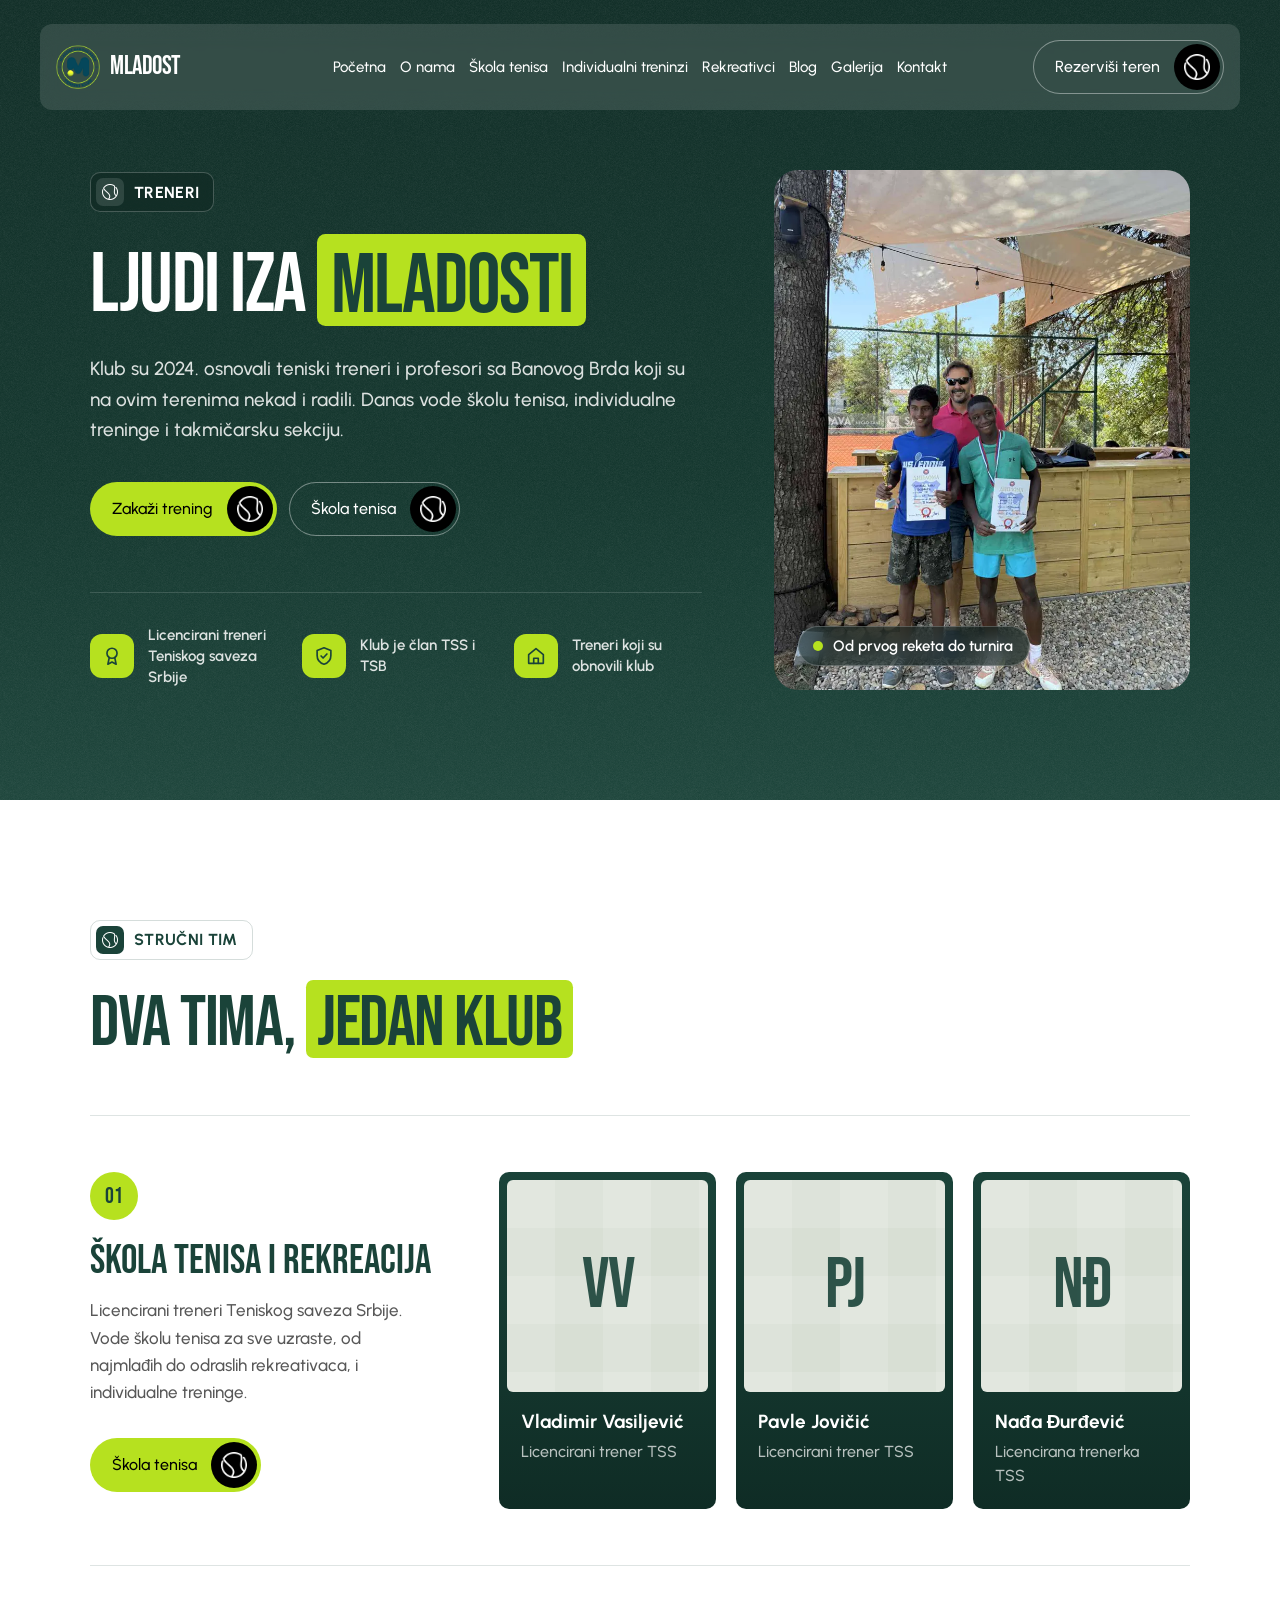
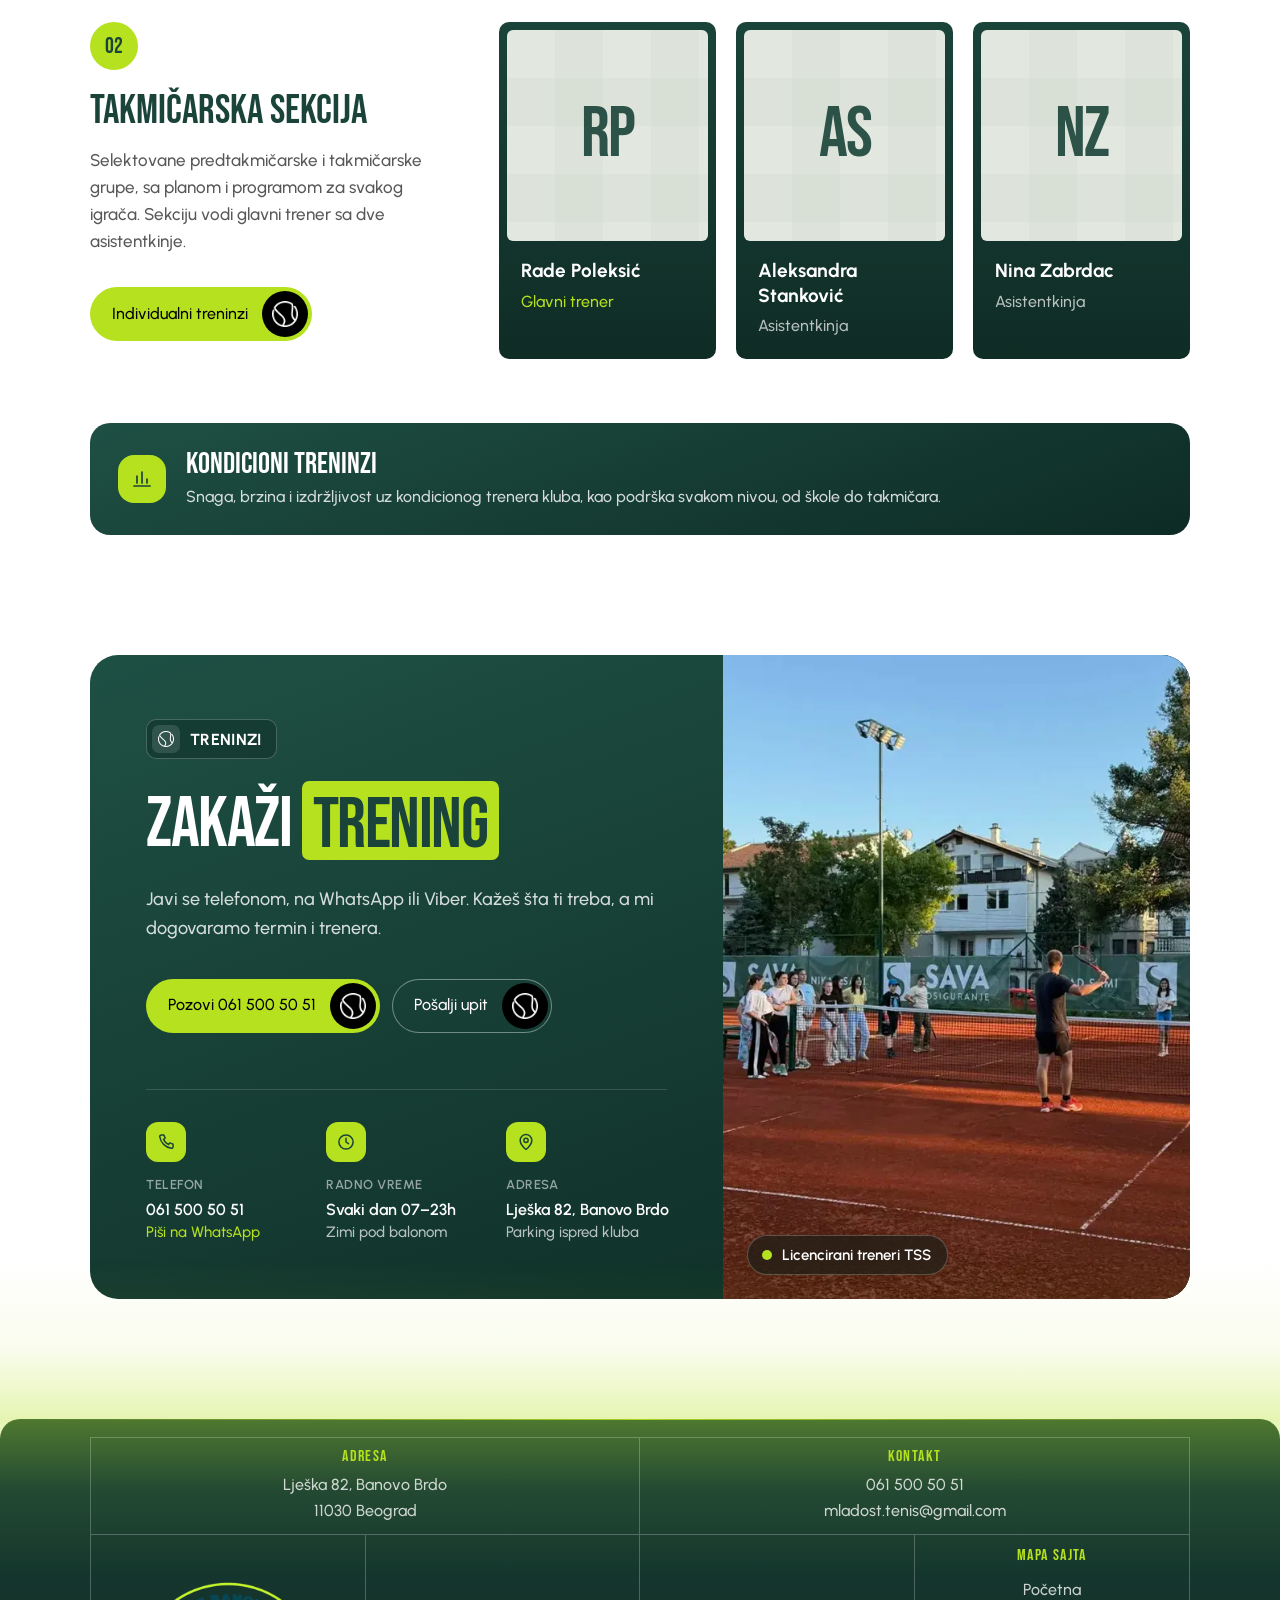
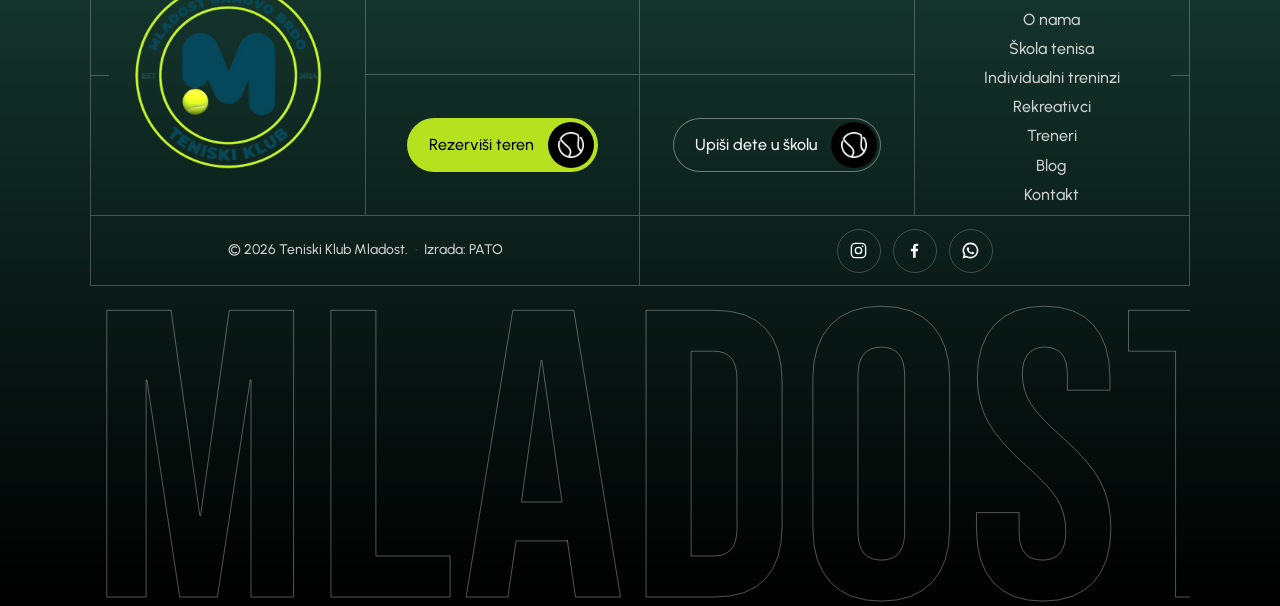
<file: treneri.html>
<!DOCTYPE html>
<html lang="sr">
<head>
<meta charset="utf-8">
<meta name="viewport" content="width=device-width, initial-scale=1.0">
<title>Treneri | Teniski Klub Mladost Banovo Brdo</title>
<meta name="description" content="Treneri Teniskog kluba Mladost na Banovom Brdu: licencirani treneri Teniskog saveza Srbije za školu tenisa i rekreaciju, takmičarska sekcija i kondicioni treninzi.">
<link rel="icon" href="images/logo.png" type="image/png">

<!-- Fontovi sa originala: Bebas Neue za naslove, Urbanist za tekst.
     Oba imaju latin-ext subset, dakle č ć ž š đ rade. -->
<link rel="preconnect" href="https://fonts.googleapis.com">
<link rel="preconnect" href="https://fonts.gstatic.com" crossorigin>
<link href="https://fonts.googleapis.com/css2?family=Bebas+Neue&family=Urbanist:wght@400;500;700;900&display=swap" rel="stylesheet">

<!-- Lenis smooth scroll, ista biblioteka i iste postavke kao na tennislove.webflow.io.
     Fajlovi su lokalni, bez zavisnosti od CDN-a. -->
<link rel="stylesheet" href="vendor/lenis.css">

<link rel="stylesheet" href="styles.css?v=100">
</head>
<body>

<main>

  <!-- ================= NAVBAR =================
       Efekat preuzet sa qutenza.framer.website: plutajuca traka koja uleti
       odozgo, linija ispod linka raste na hover, hamburger se sklopi u X.
       Font i dugme su nasi. -->
  <nav class="nav" data-name="Navigation" aria-label="Glavna navigacija">
    <div class="nav__inner">

      <div class="nav__main">
        <div class="nav__row">
          <a class="nav__logo" href="index.html" aria-label="Teniski Klub Mladost, pocetna">
            <img src="images/logo.png" alt="" width="44" height="44" aria-hidden="true">
            <span class="nav__logo-text">Mladost</span>
          </a>

          <button class="nav__burger" type="button" id="nav-burger"
                  aria-label="Otvori meni" aria-expanded="false" aria-controls="nav-links">
            <span class="nav__burger-line nav__burger-line--top"></span>
            <span class="nav__burger-line nav__burger-line--bottom"></span>
          </button>
        </div>

        <div class="nav__links" id="nav-links">
          <a class="nav__link t-btn" href="index.html">Početna</a>
          <a class="nav__link t-btn" href="o-nama.html">O nama</a>
          <a class="nav__link t-btn" href="skola-tenisa.html">Škola tenisa</a>
          <a class="nav__link t-btn" href="individualni-treninzi.html">Individualni treninzi</a>
          <a class="nav__link t-btn" href="rekreativci.html">Rekreativci</a>
          <a class="nav__link t-btn" href="blog.html">Blog</a>
          <a class="nav__link t-btn" href="galerija.html">Galerija</a>
          <a class="nav__link t-btn" href="kontakt.html">Kontakt</a>
        </div>
      </div>

      <div class="nav__cta">
        <a class="btn btn--ghost" href="rekreativci.html#rezervacija" data-name="Secondary">
          <span class="btn__label t-btn">Rezerviši teren</span>
          <span class="btn__icon" data-name="Button">
            <img src="images/loptica.png" alt="" width="18" height="18" aria-hidden="true">
          </span>
        </a>
      </div>

    </div>
  </nav>

  <!-- ================= TRENERI, HERO =================
       Tamna sekcija kao na Skoli tenisa: tekst levo, fotka trenera sa
       mladim igracima desno. Prica iz dokumenta O klubu: klub su 2024.
       osnovali teniski treneri i profesori sa Banovog Brda koji su na
       terenima nekad radili. Tri cinjenice sa lime ikonicama. -->
  <section class="thero" data-name="Treneri Hero">
    <div class="hero__grain" aria-hidden="true"></div>
    <div class="thero__inner">
      <div class="thero__tekst">
        <p class="oznaka"><span class="oznaka__ikona"><img src="images/loptica.png" alt="" width="16" height="16"></span>Treneri</p>
        <h1 class="veliki-naslov">Ljudi iza <mark class="veliki-naslov__akcenat">Mladosti</mark></h1>
        <p class="thero__sub">Klub su 2024. osnovali teniski treneri i profesori sa Banovog Brda koji su na ovim terenima nekad i radili. Danas vode školu tenisa, individualne treninge i takmičarsku sekciju.</p>
        <div class="thero__dugmad">
          <a class="btn" href="tel:+381615005051">
            <span class="btn__label t-btn">Zakaži trening</span>
            <span class="btn__icon"><img src="images/loptica.png" alt="" width="18" height="18" aria-hidden="true"></span>
          </a>
          <a class="btn btn--ghost" href="skola-tenisa.html">
            <span class="btn__label t-btn">Škola tenisa</span>
            <span class="btn__icon"><img src="images/loptica.png" alt="" width="18" height="18" aria-hidden="true"></span>
          </a>
        </div>
        <ul class="thero__cinjenice">
          <li><span class="thero__ik"><svg viewBox="0 0 24 24" fill="none" stroke="currentColor" stroke-width="1.8" stroke-linecap="round" stroke-linejoin="round" aria-hidden="true"><circle cx="12" cy="9" r="5.5"/><path d="m9 13.8-1.5 7.2 4.5-2.5 4.5 2.5-1.5-7.2"/></svg></span><span>Licencirani treneri Teniskog saveza Srbije</span></li>
          <li><span class="thero__ik"><svg viewBox="0 0 24 24" fill="none" stroke="currentColor" stroke-width="1.8" stroke-linecap="round" stroke-linejoin="round" aria-hidden="true"><path d="M12 3 4.5 6v5.5c0 4.6 3.2 8.2 7.5 9.5 4.3-1.3 7.5-4.9 7.5-9.5V6z"/><path d="m8.8 12 2.2 2.2 4.2-4.4"/></svg></span><span>Klub je član TSS i TSB</span></li>
          <li><span class="thero__ik"><svg viewBox="0 0 24 24" fill="none" stroke="currentColor" stroke-width="1.8" stroke-linecap="round" stroke-linejoin="round" aria-hidden="true"><path d="M4 10.5 12 4l8 6.5V20H4z"/><path d="M9.5 20v-5.5h5V20"/></svg></span><span>Treneri koji su obnovili klub</span></li>
        </ul>
      </div>
      <figure class="thero__foto">
        <img src="images/gal-07.webp" srcset="images/gal-07-m.webp 800w, images/gal-07.webp 1200w" sizes="(max-width: 1199px) 100vw, 40vw" alt="Trener sa dvojicom mladih igrača i njihovim diplomama" width="1200" height="1600">
        <figcaption class="poziv__tag"><span aria-hidden="true"></span>Od prvog reketa do turnira</figcaption>
      </figure>
    </div>
  </section>

  <!-- ================= DVA TIMA =================
       Imena i uloge iz dokumenta O klubu. Levo opis tima i dugme ka
       njegovoj strani, desno tri kartice (iste kao na Skoli tenisa, sage
       polje sa inicijalima dok ne stignu portreti). Kondicioni trener
       ceka potvrdu imena, pa je tu samo traka bez imena. -->
  <section class="timovi" id="tim">
    <div class="timovi__okvir">

      <div class="timovi__uvodni">
        <p class="oznaka"><span class="oznaka__ikona"><img src="images/loptica.png" alt="" width="16" height="16"></span>Stručni tim</p>
        <h2 class="veliki-naslov">Dva tima, <mark class="veliki-naslov__akcenat">jedan klub</mark></h2>
      </div>

      <div class="timovi__blok">
        <div class="timovi__glava">
          <span class="timovi__br">01</span>
          <h3 class="timovi__naslov">Škola tenisa i rekreacija</h3>
          <p class="timovi__tekst">Licencirani treneri Teniskog saveza Srbije. Vode školu tenisa za sve uzraste, od najmlađih do odraslih rekreativaca, i individualne treninge.</p>
          <a class="btn" href="skola-tenisa.html">
            <span class="btn__label t-btn">Škola tenisa</span>
            <span class="btn__icon"><img src="images/loptica.png" alt="" width="18" height="18" aria-hidden="true"></span>
          </a>
        </div>
        <ul class="timovi__mreza">
          <li class="trener">
            <div class="trener__foto" aria-hidden="true"><span>VV</span></div>
            <div class="trener__tekst">
              <p class="trener__ime">Vladimir Vasiljević</p>
              <p class="trener__uloga">Licencirani trener TSS</p>
            </div>
          </li>
          <li class="trener">
            <div class="trener__foto" aria-hidden="true"><span>PJ</span></div>
            <div class="trener__tekst">
              <p class="trener__ime">Pavle Jovičić</p>
              <p class="trener__uloga">Licencirani trener TSS</p>
            </div>
          </li>
          <li class="trener">
            <div class="trener__foto" aria-hidden="true"><span>NĐ</span></div>
            <div class="trener__tekst">
              <p class="trener__ime">Nađa Đurđević</p>
              <p class="trener__uloga">Licencirana trenerka TSS</p>
            </div>
          </li>
        </ul>
      </div>

      <div class="timovi__blok">
        <div class="timovi__glava">
          <span class="timovi__br">02</span>
          <h3 class="timovi__naslov">Takmičarska sekcija</h3>
          <p class="timovi__tekst">Selektovane predtakmičarske i takmičarske grupe, sa planom i programom za svakog igrača. Sekciju vodi glavni trener sa dve asistentkinje.</p>
          <a class="btn" href="individualni-treninzi.html">
            <span class="btn__label t-btn">Individualni treninzi</span>
            <span class="btn__icon"><img src="images/loptica.png" alt="" width="18" height="18" aria-hidden="true"></span>
          </a>
        </div>
        <ul class="timovi__mreza">
          <li class="trener">
            <div class="trener__foto" aria-hidden="true"><span>RP</span></div>
            <div class="trener__tekst">
              <p class="trener__ime">Rade Poleksić</p>
              <p class="trener__uloga trener__uloga--glavni">Glavni trener</p>
            </div>
          </li>
          <li class="trener">
            <div class="trener__foto" aria-hidden="true"><span>AS</span></div>
            <div class="trener__tekst">
              <p class="trener__ime">Aleksandra Stanković</p>
              <p class="trener__uloga">Asistentkinja</p>
            </div>
          </li>
          <li class="trener">
            <div class="trener__foto" aria-hidden="true"><span>NZ</span></div>
            <div class="trener__tekst">
              <p class="trener__ime">Nina Zabrdac</p>
              <p class="trener__uloga">Asistentkinja</p>
            </div>
          </li>
        </ul>
      </div>

      <div class="put__kondicija">
        <span class="put__kondicija-ik" aria-hidden="true"><svg viewBox="0 0 24 24" fill="none" stroke="currentColor" stroke-width="1.7" stroke-linecap="round" stroke-linejoin="round"><path d="M4 19h16M7 16V9M12 16V5M17 16v-4"/></svg></span>
        <div>
          <h3 class="put__kondicija-naslov">Kondicioni treninzi</h3>
          <p>Snaga, brzina i izdržljivost uz kondicionog trenera kluba, kao podrška svakom nivou, od škole do takmičara.</p>
        </div>
      </div>

    </div>
  </section>

  <!-- ================= ZAVRSNI POZIV =================
       Zakazi trening sa trenerom: telefon odmah, upit preko kontakt forme.
       Ista sekcija na Skoli tenisa i Individualnim treninzima: tamna
       kartica (kao traka Kondicioni treninzi), tekst i dugmad levo, tri
       podatka ispod (telefon, radno vreme, adresa), fotka desno sa tamnom
       staklenom oznakom. Bez cene, trajanja i probnog treninga dok klijent
       ne potvrdi. -->
  <section class="poziv" id="poziv">
    <div class="poziv__okvir">

      <div class="poziv__tekst">
        <p class="oznaka"><span class="oznaka__ikona"><img src="images/loptica.png" alt="" width="16" height="16"></span>Treninzi</p>
        <h2 class="veliki-naslov">Zakaži <mark class="veliki-naslov__akcenat">trening</mark></h2>
        <p class="poziv__uvod">Javi se telefonom, na WhatsApp ili Viber. Kažeš šta ti treba, a mi dogovaramo termin i trenera.</p>
        <div class="poziv__dugmad">
          <a class="btn" href="tel:+381615005051">
            <span class="btn__label t-btn">Pozovi 061 500 50 51</span>
            <span class="btn__icon"><img src="images/loptica.png" alt="" width="18" height="18" aria-hidden="true"></span>
          </a>
          <a class="btn btn--ghost" href="kontakt.html">
            <span class="btn__label t-btn">Pošalji upit</span>
            <span class="btn__icon"><img src="images/loptica.png" alt="" width="18" height="18" aria-hidden="true"></span>
          </a>
        </div>

        <ul class="poziv__podaci">
          <li>
            <span class="poziv__ik"><svg viewBox="0 0 24 24" fill="none" stroke="currentColor" stroke-width="1.8" stroke-linecap="round" stroke-linejoin="round" aria-hidden="true"><path d="M6.5 3.5h3l1.5 4-2 1.4a12 12 0 0 0 6.1 6.1l1.4-2 4 1.5v3a2 2 0 0 1-2.2 2A16.5 16.5 0 0 1 4.5 5.7a2 2 0 0 1 2-2.2z"/></svg></span>
            <span>
              <span class="poziv__lab">Telefon</span>
              <a href="tel:+381615005051">061 500 50 51</a>
              <a class="poziv__sitno" href="https://wa.me/381615005051" target="_blank" rel="noopener">Piši na WhatsApp</a>
            </span>
          </li>
          <li>
            <span class="poziv__ik"><svg viewBox="0 0 24 24" fill="none" stroke="currentColor" stroke-width="1.8" stroke-linecap="round" stroke-linejoin="round" aria-hidden="true"><circle cx="12" cy="12" r="8.5"/><path d="M12 7.5V12l3 2"/></svg></span>
            <span>
              <span class="poziv__lab">Radno vreme</span>
              Svaki dan 07–23h
              <span class="poziv__sitno">Zimi pod balonom</span>
            </span>
          </li>
          <li>
            <span class="poziv__ik"><svg viewBox="0 0 24 24" fill="none" stroke="currentColor" stroke-width="1.8" stroke-linecap="round" stroke-linejoin="round" aria-hidden="true"><path d="M12 21s7-5.6 7-11a7 7 0 1 0-14 0c0 5.4 7 11 7 11z"/><circle cx="12" cy="10" r="2.6"/></svg></span>
            <span>
              <span class="poziv__lab">Adresa</span>
              <a href="https://www.google.com/maps?q=Lje%C5%A1ka+82,+Banovo+Brdo,+Beograd" target="_blank" rel="noopener">Lješka 82, Banovo Brdo</a>
              <span class="poziv__sitno">Parking ispred kluba</span>
            </span>
          </li>
        </ul>
      </div>

      <figure class="poziv__foto">
        <img src="images/gal-13.webp" srcset="images/gal-13-m.webp 800w, images/gal-13.webp 1170w" sizes="(max-width: 1199px) 100vw, 45vw" alt="Trener objašnjava vežbu grupi na terenu" width="1170" height="1170" loading="lazy">
        <figcaption class="poziv__tag"><span aria-hidden="true"></span>Licencirani treneri TSS</figcaption>
      </figure>

    </div>
  </section>

</main>

<!-- ================= FOOTER, raspored po teniskom terenu ================= -->
<footer class="footer">
  <div class="footer__inner">

    <div class="court">
      <div class="court__frame" aria-hidden="true"></div>
      <div class="court__net" aria-hidden="true"></div>
      <div class="court__center" aria-hidden="true"></div>

      <!-- gornji koridor, levo -->
      <div class="court__cell court__cell--contact-l">
        <p class="court__label">Adresa</p>
        <address class="court__text">Lješka 82, Banovo Brdo<br>11030 Beograd</address>
      </div>

      <!-- gornji koridor, desno -->
      <div class="court__cell court__cell--contact-r">
        <p class="court__label">Kontakt</p>
        <p class="court__text">
          <a href="tel:+381615005051">061 500 50 51</a><br>
          <a href="mailto:mladost.tenis@gmail.com">mladost.tenis@gmail.com</a>
        </p>
      </div>

      <!-- levo zadnje polje, logo -->
      <div class="court__cell court__cell--logo">
        <img src="images/logo.png" alt="Grb Teniskog kluba Mladost Banovo Brdo" width="190" height="190">
      </div>

      <!-- gornja servis polja, prazna po maketi -->
      <div class="court__cell court__cell--void-a" aria-hidden="true"></div>
      <div class="court__cell court__cell--void-b" aria-hidden="true"></div>

      <!-- donja servis polja, dugmad -->
      <div class="court__cell court__cell--btn-a">
        <a class="btn" href="rekreativci.html#rezervacija">
          <span class="btn__label t-btn">Rezerviši teren</span>
          <span class="btn__icon">
            <img src="images/loptica.png" alt="" width="18" height="18" aria-hidden="true">
          </span>
        </a>
      </div>

      <div class="court__cell court__cell--btn-b">
        <a class="btn btn--ghost" href="skola-tenisa.html">
          <span class="btn__label t-btn">Upiši dete u školu</span>
          <span class="btn__icon">
            <img src="images/loptica.png" alt="" width="18" height="18" aria-hidden="true">
          </span>
        </a>
      </div>

      <!-- desno zadnje polje, site map -->
      <nav class="court__cell court__cell--sitemap" aria-label="Mapa sajta">
        <p class="court__label">Mapa sajta</p>
        <ul class="sitemap">
          <li><a href="index.html">Početna</a></li>
          <li><a href="o-nama.html">O nama</a></li>
          <li><a href="skola-tenisa.html">Škola tenisa</a></li>
          <li><a href="individualni-treninzi.html">Individualni treninzi</a></li>
          <li><a href="rekreativci.html">Rekreativci</a></li>
          <li><a href="treneri.html">Treneri</a></li>
          <li><a href="blog.html">Blog</a></li>
          <li><a href="kontakt.html">Kontakt</a></li>
        </ul>
      </nav>

      <!-- donji koridor, levo -->
      <div class="court__cell court__cell--copy">
        <p class="court__text court__text--small">
          &copy; 2026 Teniski Klub Mladost.
          <span class="court__sep">·</span>
          Izrada: <a href="https://www.patoadcreatives.com/sr" target="_blank" rel="noopener">PATO</a>
        </p>
      </div>

      <!-- donji koridor, desno -->
      <div class="court__cell court__cell--social">
        <ul class="socials">
          <li>
            <a href="https://www.instagram.com/teniskiklub.mladost/" target="_blank" rel="noopener" aria-label="Instagram">
              <svg viewBox="0 0 24 24" fill="none" stroke="currentColor" stroke-width="1.7" aria-hidden="true"><rect x="3" y="3" width="18" height="18" rx="5"/><circle cx="12" cy="12" r="4"/><circle cx="17.2" cy="6.8" r="1" fill="currentColor" stroke="none"/></svg>
            </a>
          </li>
          <li>
            <a href="https://www.facebook.com/people/Teniski-Klub-Mladost/61586981363101/" target="_blank" rel="noopener" aria-label="Facebook">
              <svg viewBox="0 0 24 24" fill="currentColor" aria-hidden="true"><path d="M13.5 21v-8h2.7l.4-3.1h-3.1V7.9c0-.9.25-1.5 1.55-1.5H16.7V3.6c-.3 0-1.3-.1-2.45-.1-2.4 0-4.05 1.5-4.05 4.2v2.2H7.5V13h2.7v8z"/></svg>
            </a>
          </li>
          <li>
            <a href="https://wa.me/381615005051" target="_blank" rel="noopener" aria-label="WhatsApp">
              <svg viewBox="0 0 24 24" fill="currentColor" aria-hidden="true"><path d="M12 2a10 10 0 0 0-8.6 15.1L2 22l5-1.3A10 10 0 1 0 12 2m0 2a8 8 0 0 1 0 16 8 8 0 0 1-4.1-1.1l-.3-.2-2.6.7.7-2.5-.2-.3A8 8 0 0 1 12 4m-3.2 4c-.2 0-.5.1-.7.3-.3.3-.8.8-.8 1.9s.8 2.2.9 2.4c.1.2 1.6 2.6 4 3.5 1.9.7 2.3.6 2.7.6.5 0 1.4-.5 1.6-1.1.2-.6.2-1 .1-1.1l-.5-.3-1.4-.7c-.2-.1-.4-.1-.5.1l-.7.9c-.1.2-.3.2-.5.1-.2-.1-1-.4-1.9-1.2-.7-.6-1.2-1.4-1.3-1.6-.1-.2 0-.4.1-.5l.4-.5.2-.4v-.4l-.7-1.6c-.2-.4-.4-.4-.5-.4z"/></svg>
            </a>
          </li>
        </ul>
      </div>

    </div>

    <!-- veliki natpis ispod terena, presecen dnom -->
    <div class="footer__wordmark" aria-hidden="true"><span>MLADOST</span></div>

  </div>
</footer>

<script src="vendor/lenis.min.js"></script>
<script src="main.js?v=50"></script>
</body>
</html>
</file>
<file: vendor/lenis.css>
html.lenis,html.lenis body{height:auto}.lenis:not(.lenis-autoToggle).lenis-stopped{overflow:clip}.lenis.lenis-smooth [data-lenis-prevent]{overscroll-behavior:contain}.lenis.lenis-smooth iframe{pointer-events:none}.lenis.lenis-autoToggle{transition-property:overflow;transition-duration:1ms;transition-behavior:allow-discrete}
</file>
<file: styles.css>
/* ==========================================================================
   Teniski Klub Mladost, v2
   Hero sekcija i dugme, preuzeto 1:1 sa arcclub.framer.website
   Promenjeno: akcenat #A6FF00 -> #B6E11F, strelica -> teniska loptica,
               bg slika -> dron video, copy na srpskom
   ========================================================================== */

/* --------------------------------------------------------------------------
   Tokeni
   -------------------------------------------------------------------------- */
:root {
  /* nasa paleta */
  --white: #ffffff;
  --sage: #d8dfd4;
  --lime: #b6e11f;     /* akcenat, na mestu ArcClub #a6ff00 */
  --forest: #1a4339;
  --black: #000000;

  /* tokeni preuzeti sa originala */
  --neutral-01: #ffffff;   /* token-a1dfc670 */
  --neutral-02: #f6f6f6;   /* token-d4f95c49, boja podnaslova */
  --ink: var(--black);     /* token-93b25bdd #0d0412 -> nasa crna */

  --radius-container: 24px;
  --radius-pill: 34px;
  --radius-inner-pill: 43px;
  --radius-tag: 34px;
}

/* --------------------------------------------------------------------------
   Reset, isti kao Framer-ov
   -------------------------------------------------------------------------- */
html, body, #main { box-sizing: border-box; margin: 0; padding: 0; }
* { box-sizing: border-box; -webkit-font-smoothing: inherit; }
:root { -webkit-font-smoothing: antialiased; -moz-osx-font-smoothing: grayscale; }
h1, h2, h3, h4, h5, h6, p, figure { margin: 0; }

body {
  background: var(--neutral-01);
  font-family: "Urbanist", "Urbanist Placeholder", sans-serif;
}

img { display: block; max-width: 100%; }

/* traka navigacije je absolute unutar main-a, pa main mora da bude pozicioniran */
main { position: relative; }

a { text-decoration: none; color: inherit; }

/* --------------------------------------------------------------------------
   Tipografija, preset-i sa originala
   -------------------------------------------------------------------------- */

/* .framer-styles-preset-178z3a9, H1 */
.t-h1 {
  font-family: "Bebas Neue", "Bebas Neue Placeholder", sans-serif;
  font-size: 105px;
  font-style: normal;
  font-weight: 400;
  letter-spacing: -1.5px;
  line-height: 120%;
  text-align: start;
  color: var(--neutral-01);
  text-transform: none;
}

/* .framer-styles-preset-102wfbt, podnaslov heroja */
.t-lead {
  font-family: "Urbanist", "Urbanist Placeholder", sans-serif;
  font-size: 20px;
  font-weight: 500;
  letter-spacing: 0em;
  line-height: 164%;
  text-align: start;
}

/* .framer-styles-preset-bfnk64, tekst u tagu */
.t-tag {
  font-family: "Urbanist", "Urbanist Placeholder", sans-serif;
  font-size: 18px;
  font-weight: 700;
  letter-spacing: 0em;
  line-height: 164%;
}

/* .framer-styles-preset-1n1noho, tekst na dugmetu */
.t-btn {
  font-family: "Urbanist", "Urbanist Placeholder", sans-serif;
  font-size: 16px;
  font-weight: 500;
  letter-spacing: 0em;
  line-height: 164%;
}

@media (max-width: 1199px) and (min-width: 768px) {
  .t-h1 { font-size: 100px; }
}
@media (max-width: 767px) {
  .t-h1 { font-size: 38px; }
}

/* --------------------------------------------------------------------------
   HERO, .framer-fln5dv
   -------------------------------------------------------------------------- */
.hero {
  position: relative;
  display: flex;
  flex-flow: row;
  place-content: center;
  align-items: center;
  gap: 10px;
  width: 100%;
  height: min-content;
  padding: 150px 90px;
  overflow: hidden;
}

/* pozadina, na originalu slika, kod nas dron video */
.hero__bg {
  position: absolute;
  inset: 0;
  border-radius: inherit;
}
.hero__bg video,
.hero__bg img {
  display: block;
  width: 100%;
  height: 100%;
  object-position: center;
  object-fit: cover;
}

/* Crno zatamnjenje, slabije gore, jace dole.
   Na originalu .framer-m3e4ik postoji samo na mobilnom, kod nas ide svuda
   jer je pozadina video koji menja svetlinu iz kadra u kadar. */
.hero__veil {
  position: absolute;
  inset: 0;
  z-index: 1;
  background: linear-gradient(
    180deg,
    rgba(0, 0, 0, 0.12) 0%,
    rgba(0, 0, 0, 0.22) 38%,
    rgba(0, 0, 0, 0.48) 70%,
    rgba(0, 0, 0, 0.78) 100%
  );
}

/* Grain, isti kao na v1: SVG feTurbulence, tile 153.5px, opacity 0.2.
   Ide preko zatamnjenja, ispod sadrzaja. */
.hero__grain {
  position: absolute;
  inset: 0;
  z-index: 2;
  pointer-events: none;
  opacity: 0.2;
  background-image: url("data:image/svg+xml,%3Csvg xmlns='http://www.w3.org/2000/svg' width='300' height='300'%3E%3Cfilter id='n'%3E%3CfeTurbulence type='fractalNoise' baseFrequency='0.75' numOctaves='4' stitchTiles='stitch'/%3E%3CfeColorMatrix type='saturate' values='0'/%3E%3C/filter%3E%3Crect width='100%25' height='100%25' filter='url(%23n)'/%3E%3C/svg%3E");
  background-repeat: repeat;
  background-position: center top;
  background-size: 153.5px auto;
}

/* .framer-1hav73k */
.hero__container {
  position: relative;
  z-index: 4;
  display: flex;
  flex-flow: row;
  flex: 1 0 0;
  place-content: flex-start;
  align-items: flex-start;
  gap: 10px;
  width: 1px;
  max-width: 1720px;
  height: min-content;
  padding: 0;
  /* bez overflow hidden i zaobljenja: kontejner nema pozadinu, a zaobljeni
     isecak od 24px je secao ugao oznake "Upis u skolu je u toku" */
}

/* .framer-87orlp */
.hero__col {
  display: flex;
  flex-flow: column;
  flex: 1 0 0;
  place-content: flex-start;
  align-items: flex-start;
  gap: 48px;
  width: 1px;
  height: min-content;
}

/* .framer-t6n5jn */
.hero__title-group {
  display: flex;
  flex-flow: column;
  flex: none;
  place-content: flex-start;
  align-items: flex-start;
  gap: 32px;
  width: 100%;
  height: min-content;
}

/* .framer-1bwm60j */
.hero__title {
  display: flex;
  flex-flow: column;
  flex: none;
  place-content: flex-start;
  align-items: flex-start;
  gap: 32px;
  width: 100%;
  height: min-content;
}

/* .framer-uj85aj, tag pilula sa staklom */
.tag {
  display: flex;
  flex-flow: row;
  flex: none;
  place-content: center;
  align-items: center;
  gap: 0;
  width: min-content;
  height: min-content;
  padding: 6px 16px;
  border-radius: var(--radius-tag);
  background-color: rgba(255, 255, 255, 0.1);
  -webkit-backdrop-filter: blur(29.85px);
  backdrop-filter: blur(29.85px);
  white-space: pre;
  color: var(--neutral-01);
}

.hero__h1 { width: 100%; }
.hero__h1 span { display: block; }

.hero__sub {
  width: 100%;
  max-width: 609px;
  opacity: 0.9;
  color: var(--neutral-02);
  word-break: break-word;
}

/* --------------------------------------------------------------------------
   DUGME, .framer-iM9JK varijanta Primary
   -------------------------------------------------------------------------- */
/* Framer ovo radi kao layout animaciju izmedju dve varijante: tekst i tamna
   pilula zamene mesta, a Motion to interpolira. U CSS-u `order` skace bez
   animacije, pa se ista stvar radi transformima. Rastojanja meri main.js i
   upisuje ih u --swap-label i --swap-icon. */
/* Kriva pomeraja loptice, preuzeta sa arcclub.framer.website.
   U njihovom bundle-u (modul Pb7K6DHcC, komponenta framer-iM9JK) stoji
   {type: spring, stiffness: 350, damping: 60, mass: 1}. To je preprigusen
   spring (zeta = 1.60), znaci bez odskoka: krene naglo pa se smiruje.
   Framer Motion to racuna po kadru, mi isto to dajemo kao linear() krivu
   odmerenu iz analitickog resenja. Rep je odsecen na 98.5% i kriva je
   renormalizovana, jer je poslednjih par procenata trosilo pola vremena
   dok tamna pilula jos stoji preko teksta.
   Fallback za starije browsere je expo-out cubic-bezier. */
:root {
  --btn-swap-dur: 0.5s;
  --btn-swap-ease: cubic-bezier(0.16, 1, 0.3, 1);
}

@supports (transition-timing-function: linear(0, 1)) {
  :root {
    --btn-swap-ease: linear(
      0, 0.1078 5%, 0.2691 10%, 0.4118 15%, 0.5288 20%, 0.6235 25%, 0.6997 30%,
      0.7612 35%, 0.8106 40%, 0.8505 45%, 0.8825 50%, 0.9084 55%, 0.9292 60%,
      0.9459 65%, 0.9594 70%, 0.9703 75%, 0.979 80%, 0.9861 85%, 0.9918 90%,
      0.9963 95%, 1
    );
  }
}

.btn {
  position: relative;
  display: flex;
  flex-flow: row;
  place-content: center;
  align-items: center;
  gap: 14px;
  width: min-content;
  height: min-content;
  padding: 4px 4px 4px 22px;
  border-radius: var(--radius-pill);
  background-color: var(--lime);
  cursor: pointer;
  overflow: visible;
  transition: padding var(--btn-swap-dur) var(--btn-swap-ease);
}

.btn__label {
  flex: none;
  width: auto;
  height: auto;
  white-space: pre;
  color: var(--ink);
  transform: translateX(0);
  transition: transform var(--btn-swap-dur) var(--btn-swap-ease);
}

/* .framer-1a93qnx, tamna pilula sa ikonicom */
.btn__icon {
  display: flex;
  flex-flow: row;
  flex: none;
  place-content: center flex-start;
  align-items: center;
  gap: 8px;
  width: min-content;
  height: min-content;
  padding: 14px 23px;
  border-radius: var(--radius-inner-pill);
  background-color: var(--ink);
  transform: translateX(0);
  transition: transform var(--btn-swap-dur) var(--btn-swap-ease);
}

/* na originalu strelica 16x10, kod nas loptica */
.btn__icon img {
  flex: none;
  width: 18px;
  height: 18px;
  user-select: none;
}

/* hover: tekst i pilula klize jedno pored drugog i zamene mesta,
   kao .framer-v-4sgii2.hover na originalu */
.btn:focus-visible { padding: 4px 22px 4px 4px; }
@media (hover: hover) and (pointer: fine) {
  .btn:hover { padding: 4px 22px 4px 4px; }
}

.btn:focus-visible .btn__label { transform: translateX(var(--swap-label, 0px)); }
@media (hover: hover) and (pointer: fine) {
  .btn:hover .btn__label { transform: translateX(var(--swap-label, 0px)); }
}

.btn:focus-visible .btn__icon { transform: translateX(var(--swap-icon, 0px)); }
@media (hover: hover) and (pointer: fine) {
  .btn:hover .btn__icon { transform: translateX(var(--swap-icon, 0px)); }
}

.btn:focus-visible {
  outline: 2px solid var(--white);
  outline-offset: 3px;
}

/* --------------------------------------------------------------------------
   Responsive, breakpoint-i sa originala
   -------------------------------------------------------------------------- */
@media (min-width: 768px) and (max-width: 1199.98px) {
  .hero { padding: 16px 40px 40px; }
  .hero__container { max-width: 100%; padding: 130px 0 0; }
}

@media (max-width: 767.98px) {
  .hero { padding: 10px 20px 24px; }
  .hero__container { max-width: 100%; padding: 110px 0 0; }
  .hero__title { gap: 20px; }
}

@media (prefers-reduced-motion: reduce) {
  .hero__bg video { display: none; }
  .btn,
  .btn__label,
  .btn__icon { transition: none; }
}

/* ==========================================================================
   USLUGE
   Kartica: arcclub.framer.website, sekcija World-Class Facilities
     .framer-cnEfh   siva kartica, radius 24px, padding 28px, gap 31px
     .framer-14dmjke gornji red, broj levo, kicker desno
     .framer-45259k  tamna kartica unutra, radius 20px, padding 20px 24px, gap 40px
     .framer-slgss7  tag pilula, radius 10px, padding 5px 16px, bela 20%
     Bele dekorativne sare (.framer-omo4gg) NISU preuzete, po dogovoru.
   Scroll: tennislove.webflow.io, sekcija sticky-features
     .sticky-features        flex column, row-gap 200px
     .sticky-features-card   position sticky, top 90 / 105 / 120px
                             margin-bottom 45 / 30 / 15px, radius 20px,
                             backdrop-filter blur(10px)
   Boje i fontovi su nasi: Bebas Neue, Urbanist, sage, forest, lime, crna.
   ========================================================================== */

.services {
  width: 100%;
  padding: 40px 90px 90px;
  background: var(--white);
}

.services__inner {
  width: 100%;
  max-width: 1720px;
  margin: 0 auto;
}

/* --------------------------------------------------------------------------
   Sticky stack
   -------------------------------------------------------------------------- */
.stack {
  display: flex;
  flex-direction: column;
  row-gap: 200px;
  width: 100%;
  position: relative;
}

.stack__item {
  position: sticky;
  top: 90px;
  transform-origin: 50% 0;
  padding: 8px;
  border-radius: 20px;
  /* boja pozadine sa smanjenim opacity, kao --transparent--beige-transparent-75 */
  background-color: rgba(255, 255, 255, 0.92);
  border: 1px solid rgba(26, 67, 57, 0.08);
  -webkit-backdrop-filter: blur(10px);
  backdrop-filter: blur(10px);
  overflow: hidden;
  will-change: transform;
  transition: none;
}

.stack__item--1 { margin-bottom: 45px; }
.stack__item--2 { top: 105px; margin-bottom: 30px; }
.stack__item--3 {
  top: 120px;
  margin-bottom: 15px;
  -webkit-backdrop-filter: blur(5px);
  backdrop-filter: blur(5px);
}

/* --------------------------------------------------------------------------
   Red: kartica pola, slika pola. Svaka druga obrnuto.
   -------------------------------------------------------------------------- */
.svc {
  display: flex;
  flex-flow: row;
  align-items: flex-start;
  justify-content: space-between;
  gap: 16px;
  width: 100%;
  border-radius: 20px;
}
.svc--flip { flex-direction: row-reverse; }

/* proporcije sa tennislove: tekst 36%, slika 64% */
.svc__card { flex: 0 0 36%; width: 36%; min-width: 0; }
.svc__media { flex: 0 0 62%; width: 62%; min-width: 0; }

/* --------------------------------------------------------------------------
   Kartica
   -------------------------------------------------------------------------- */
.svc__card {
  display: flex;
  flex-direction: column;
  justify-content: space-between;
  gap: 31px;
  padding: 28px;
  border-radius: 24px;
  /* podloga iz images/card-usluge.png, sage sa mekim belim linijama.
     Osnovna boja PNG-a je bas #D8DFD4, pa se providni uglovi poklapaju. */
  background-color: var(--sage);
  background-image: url("images/card-usluge.png");
  background-position: center;
  background-size: cover;
  background-repeat: no-repeat;
  align-self: flex-start;   /* kartica ostaje svoje visine, slika se produzava */
  position: relative;
  overflow: hidden;
}

/* Hover: lime verzija iste grafike, images/card-usluge-hover.png.
   background-image se ne moze animirati, pa druga verzija stoji kao poseban
   sloj i samo se preliva preko prve. */
.svc__card::before {
  content: "";
  position: absolute;
  inset: 0;
  z-index: 0;
  border-radius: inherit;
  background-color: var(--lime);
  background-image: url("images/card-usluge-hover.png");
  background-position: center;
  background-size: cover;
  background-repeat: no-repeat;
  opacity: 0;
  transition: opacity 0.5s ease;
  pointer-events: none;
}

/* Na dodiru nema hovera, pa se lime pali kad kartica dodje na sredinu ekrana.
   Na misu vazi hover, kao i ranije. */
.svc__card.is-mid::before,
.svc__card:focus-within::before { opacity: 1; }

@media (hover: hover) and (pointer: fine) {
  .svc__card.is-mid::before { opacity: 0; }
  .svc__card:hover::before,
  .svc__card:focus-within::before { opacity: 1; }
}

/* Na dodiru prelaz nije okidan pokazivacem nego skrolom, pa 0.5s ease deluje
   naglo. Duze traje i ima izrazen ease na oba kraja, da lime doplovi. */
@media (hover: none), (pointer: coarse) {
  .svc__card::before {
    transition: opacity 1s cubic-bezier(0.45, 0, 0.15, 1);
  }
}

/* sadrzaj iznad sloja sa hover grafikom */
.svc__top,
.svc__card .svc__inner { position: relative; z-index: 1; }

.svc__top {
  display: flex;
  flex-flow: row;
  justify-content: space-between;
  align-items: flex-start;
  gap: 16px;
  width: 100%;
}

.svc__num {
  font-family: "Bebas Neue", "Bebas Neue Placeholder", sans-serif;
  font-size: 64px;
  font-weight: 400;
  letter-spacing: -1.5px;
  line-height: 120%;
  color: var(--forest);
}

.svc__kicker {
  font-family: "Urbanist", "Urbanist Placeholder", sans-serif;
  font-size: 18px;
  font-weight: 500;
  line-height: 164%;
  text-align: right;
  color: var(--black);
}

/* tamna kartica unutra */
.svc__inner {
  display: flex;
  flex-direction: column;
  gap: 40px;
  width: 100%;
  padding: 20px 24px;
  border-radius: 20px;
  background-color: var(--forest);
}

.svc__text {
  display: flex;
  flex-direction: column;
  gap: 16px;
  width: 100%;
}

.svc__titlerow {
  display: flex;
  flex-flow: row wrap;
  justify-content: space-between;
  align-items: center;
  gap: 12px;
  width: 100%;
}

.svc__title {
  font-family: "Bebas Neue", "Bebas Neue Placeholder", sans-serif;
  font-size: 32px;
  font-weight: 400;
  letter-spacing: 0;
  line-height: 140%;
  color: var(--white);
}

.svc__tag {
  display: inline-flex;
  align-items: center;
  padding: 5px 16px;
  border-radius: 10px;
  background-color: rgba(255, 255, 255, 0.2);
  font-family: "Urbanist", "Urbanist Placeholder", sans-serif;
  font-size: 14px;
  font-weight: 500;
  line-height: 164%;
  color: var(--white);
  white-space: nowrap;
}

.svc__desc {
  width: 79%;
  font-family: "Urbanist", "Urbanist Placeholder", sans-serif;
  font-size: 14px;
  font-weight: 400;
  line-height: 164%;
  color: rgba(255, 255, 255, 0.82);
}

.svc__inner .btn { align-self: flex-start; }

/* --------------------------------------------------------------------------
   Slika
   -------------------------------------------------------------------------- */
.svc__media {
  position: relative;
  border-radius: 20px;
  overflow: hidden;
  background-color: var(--sage);
  height: 78vh;
  min-height: 480px;
}
.svc__media img {
  position: absolute;
  inset: 0;
  width: 100%;
  height: 100%;
  object-fit: cover;
}

/* --------------------------------------------------------------------------
   Overlay na slici, sa tennislove
     .label-element.features   inset 32px auto auto 32px, radius 16, border 1px
     .icons-wrapper.absolute   inset 32px 32px auto auto, gap 8px
     .main-icon                40x40, radius 16, border 1px, padding 12
     .fetaures-image-absolute  margin 8, padding 32, radius 16, width 50%,
                               bg belo 70%, backdrop blur 12px
   Boje su nase: lime pilula, forest ikonice.
   -------------------------------------------------------------------------- */
.svc__label {
  position: absolute;
  inset: 32px auto auto 32px;
  z-index: 2;
  padding: 2px;
  border: 1px solid var(--lime);
  border-radius: 16px;
}
.svc__label span {
  display: flex;
  align-items: center;
  padding: 4px 14px;
  border-radius: 13px;
  background-color: var(--lime);
  font-family: "Urbanist", "Urbanist Placeholder", sans-serif;
  font-size: 14px;
  font-weight: 500;
  line-height: 1.5;
  color: var(--forest);
  white-space: nowrap;
}

.svc__icons {
  position: absolute;
  inset: 32px 32px auto auto;
  z-index: 2;
  display: flex;
  align-items: center;
  gap: 8px;
}
.svc__icon {
  display: flex;
  justify-content: center;
  align-items: center;
  width: 40px;
  height: 40px;
  padding: 10px;
  border-radius: 16px;
  border: 1px solid rgba(255, 255, 255, 0.9);
  background-color: rgba(255, 255, 255, 0.7);
  -webkit-backdrop-filter: blur(8px);
  backdrop-filter: blur(8px);
  color: var(--forest);
}
.svc__icon svg { width: 100%; height: 100%; display: block; }

.svc__mini {
  position: absolute;
  inset: auto 0 0 auto;
  z-index: 2;
  display: flex;
  flex-direction: column;
  align-items: flex-start;
  gap: 12px;
  width: 50%;
  margin: 8px;
  padding: 32px;
  border-radius: 16px;
  background-color: rgba(255, 255, 255, 0.7);
  -webkit-backdrop-filter: blur(12px);
  backdrop-filter: blur(12px);
  text-align: left;
  color: var(--forest);
}
.svc__mini-title {
  font-family: "Bebas Neue", "Bebas Neue Placeholder", sans-serif;
  font-size: 26px;
  font-weight: 400;
  line-height: 120%;
  color: var(--forest);
}
.svc__mini-text {
  font-family: "Urbanist", "Urbanist Placeholder", sans-serif;
  font-size: 14px;
  font-weight: 400;
  line-height: 164%;
  color: rgba(0, 0, 0, 0.68);
}

/* --------------------------------------------------------------------------
   Usluge responsive
   -------------------------------------------------------------------------- */
@media (max-width: 1199px) {
  .svc__num { font-size: 51px; }
  .svc__media { height: 70vh; min-height: 420px; }
  .svc__label { inset: 16px auto auto 16px; }
  .svc__icons { inset: 16px 16px auto auto; }
  .svc__mini { width: 62%; padding: 24px; }
}

@media (max-width: 991px) {
  .services { padding: 24px 40px 64px; }
  .stack { row-gap: 40px; }
  .stack__item,
  .stack__item--2,
  .stack__item--3 {
    position: static;
    margin-bottom: 0;
    backdrop-filter: none;
    -webkit-backdrop-filter: none;
    background-color: transparent;
    padding: 0;
  }
  .svc,
  .svc--flip { flex-direction: column; }
  .svc__card,
  .svc__media { flex: none; width: 100%; }
  .svc__card { align-self: stretch; }
  .svc__media { height: auto; aspect-ratio: 3 / 2; min-height: 320px; }
  .svc__icons { flex-direction: column; }
  .svc__mini { width: 76%; padding: 20px; gap: 8px; }
  .svc__num { font-size: 41px; }
  .svc__desc { width: 100%; }
}

@media (max-width: 599px) {
  .services { padding: 16px 20px 48px; }
  .svc__mini { width: calc(100% - 16px); padding: 16px; }
  .svc__mini-title { font-size: 22px; }
  .svc__num { font-size: 36px; }
  .svc__card { padding: 20px; gap: 20px; }
  .svc__kicker { font-size: 16px; }
  .svc__media { min-height: 240px; }
}

/* ==========================================================================
   GALERIJA
   Traka slika koje se sire na hover. Original je React komponenta sa
   Tailwind klasama (w-56, flex-grow, hover:w-full, duration-500), ovde je
   prepisana u obican CSS i uvecana, jer nas grid ima sire margine:
   visina 400px -> 640px, osnovna sirina 224px -> 260px, radius 8 -> 20px.
   Na telefonu nema sirenja, ide cetiri obicne slike jedna ispod druge.
   ========================================================================== */
.gallery {
  width: 100%;
  padding: 0 90px 90px;
  background: var(--white);
}

.gallery__inner {
  width: 100%;
  max-width: 1720px;
  margin: 0 auto;
}

.gallery__strip {
  display: flex;
  align-items: center;
  gap: 8px;
  width: 100%;
  height: 640px;
}

.gallery__item {
  position: relative;
  flex-grow: 1;
  width: 260px;
  height: 100%;
  margin: 0;
  border-radius: 20px;
  overflow: hidden;
  transition: width 0.5s ease;
}
@media (hover: hover) and (pointer: fine) {
  .gallery__item:hover { width: 100%; }
}

.gallery__item img {
  width: 100%;
  height: 100%;
  object-fit: cover;
  object-position: center;
}

.gallery__cta {
  display: flex;
  justify-content: center;
  margin-top: 32px;
}

@media (max-width: 1199px) {
  .gallery { padding: 0 40px 64px; }
  .gallery__strip { height: 480px; }
  .gallery__item { width: 180px; }
}

/* telefon i tablet: obicne slike jedna ispod druge, samo cetiri */
@media (max-width: 991px) {
  .gallery { padding: 0 40px 64px; }

  .gallery__strip {
    flex-direction: column;
    align-items: stretch;
    height: auto;
    gap: 12px;
  }

  .gallery__item {
    width: 100%;
    height: auto;
    flex-grow: 0;
    transition: none;
  }
  @media (hover: hover) and (pointer: fine) {
  .gallery__item:hover { width: 100%; }
}

  .gallery__item img {
    height: auto;
    aspect-ratio: 4 / 3;
  }

  /* prikazuju se samo one oznacene za mobilni */
  .gallery__item:not(.gallery__item--mob) { display: none; }

  .gallery__cta { margin-top: 24px; }
}

@media (max-width: 599px) {
  .gallery { padding: 0 20px 48px; }
}

/* ==========================================================================
   KONTAKT: kartice levo, wizard forma desno
   Pravila forme su iz Skila 02, izgled je nas: gradijenti, staklo,
   loptica umesto kvacice, sve animacije na 0.4 do 0.6s.
   ========================================================================== */
.kontakt {
  width: 100%;
  padding: 0 90px 40px;
  background: var(--white);
}

.kontakt__inner {
  display: grid;
  grid-template-columns: 1fr 1.05fr;
  gap: 24px;
  align-items: stretch;
  width: 100%;
  max-width: 1720px;
  margin: 0 auto;
}

/* --------------------------------------------------------------------------
   Leva strana, kartice
   -------------------------------------------------------------------------- */
/* leva kolona je flex, kartice popune tacno visinu forme */
.kontakt__info {
  display: flex;
  flex-direction: column;
  min-height: 100%;
}
.info-cards {
  display: flex;
  flex-direction: column;
  flex: 1 1 auto;
  gap: 12px;
}

.kontakt__head { margin-bottom: 24px; }

.kontakt__eyebrow {
  font-family: "Bebas Neue", "Bebas Neue Placeholder", sans-serif;
  font-size: 16px;
  letter-spacing: 1.4px;
  text-transform: uppercase;
  color: var(--forest);
  opacity: 0.6;
}

.kontakt__title {
  margin-top: 6px;
  font-family: "Bebas Neue", "Bebas Neue Placeholder", sans-serif;
  font-size: clamp(2.4rem, 4.6vw, 3.4rem);
  font-weight: 400;
  letter-spacing: -1.5px;
  line-height: 110%;
  color: var(--forest);
}

.kontakt__lead {
  margin-top: 10px;
  max-width: 460px;
  font-size: 17px;
  font-weight: 500;
  line-height: 164%;
  color: rgba(0, 0, 0, 0.62);
}

.info-card {
  position: relative;
  display: flex;
  align-items: center;
  gap: 18px;
  flex: 1 1 auto;
  min-height: 104px;
  padding: 22px;
  border-radius: 20px;
  border: 1px solid rgba(255, 255, 255, 0.1);
  background-image: linear-gradient(140deg, #1f5044 0%, var(--forest) 48%, #0d2b24 100%);
  overflow: hidden;
  transition: transform 0.45s cubic-bezier(0.2, 0.7, 0.3, 1),
              border-color 0.45s ease, box-shadow 0.45s ease;
}

@media (hover: hover) and (pointer: fine) {
  .info-card:hover {
  transform: translateY(-3px);
  border-color: var(--lime);
  box-shadow: 0 22px 44px -24px rgba(26, 67, 57, 0.8);
}
}

/* meko svetlo koje se pali na hover */
.info-card__glow {
  position: absolute;
  inset: -40% -10% auto auto;
  width: 260px;
  height: 260px;
  border-radius: 50%;
  background: radial-gradient(circle, rgba(182, 225, 31, 0.38) 0%, rgba(182, 225, 31, 0) 68%);
  opacity: 0;
  transform: scale(0.7);
  transition: opacity 0.5s ease, transform 0.6s cubic-bezier(0.2, 0.7, 0.3, 1);
  pointer-events: none;
}
@media (hover: hover) and (pointer: fine) {
  .info-card:hover .info-card__glow { opacity: 1; transform: scale(1); }
}

.info-card__icon {
  position: relative;
  flex: none;
  display: grid;
  place-items: center;
  width: 54px;
  height: 54px;
  border-radius: 18px;
  color: var(--lime);
  border: 1px solid rgba(182, 225, 31, 0.35);
  background-image: linear-gradient(145deg, rgba(182, 225, 31, 0.22), rgba(182, 225, 31, 0.08));
  transition: transform 0.5s cubic-bezier(0.2, 0.7, 0.3, 1), box-shadow 0.5s ease;
}
.info-card__icon svg { width: 24px; height: 24px; }

@media (hover: hover) and (pointer: fine) {
  .info-card:hover .info-card__icon {
  transform: rotate(-6deg) scale(1.06);
  background-image: linear-gradient(145deg, var(--lime), #cdf03f);
  border-color: var(--lime);
  color: var(--forest);
}
}

.info-card__body {
  position: relative;
  display: flex;
  flex-direction: column;
  gap: 2px;
  min-width: 0;
}
.info-card__label {
  font-size: 12px;
  font-weight: 700;
  letter-spacing: 1px;
  text-transform: uppercase;
  color: var(--lime);
}
.info-card__value {
  font-family: "Bebas Neue", "Bebas Neue Placeholder", sans-serif;
  font-size: 25px;
  line-height: 1.15;
  color: var(--white);
  word-break: break-word;
}
.info-card__sub {
  font-size: 14px;
  font-weight: 500;
  line-height: 1.5;
  color: rgba(255, 255, 255, 0.62);
}

/* --------------------------------------------------------------------------
   Desna strana, forma
   -------------------------------------------------------------------------- */
.forma {
  position: relative;
  border-radius: 24px;
  overflow: hidden;
  background-color: var(--forest);
  background-image: url("images/form-bg.png");
  background-size: cover;
  background-position: center;
  color: var(--white);
  box-shadow: 0 40px 80px -50px rgba(26, 67, 57, 0.9);
}

/* zatamnjenje da tekst uvek ima kontrast preko lime talasa */
.forma__veil {
  position: absolute;
  inset: 0;
  pointer-events: none;
  background: linear-gradient(150deg, rgba(9, 32, 27, 0.72) 0%, rgba(9, 32, 27, 0.5) 45%, rgba(9, 32, 27, 0.82) 100%);
}
.forma__grain {
  position: absolute;
  inset: 0;
  opacity: 0.16;
  pointer-events: none;
  background-image: url("data:image/svg+xml,%3Csvg xmlns='http://www.w3.org/2000/svg' width='300' height='300'%3E%3Cfilter id='n'%3E%3CfeTurbulence type='fractalNoise' baseFrequency='0.75' numOctaves='4' stitchTiles='stitch'/%3E%3CfeColorMatrix type='saturate' values='0'/%3E%3C/filter%3E%3Crect width='100%25' height='100%25' filter='url(%23n)'/%3E%3C/svg%3E");
  background-size: 153.5px auto;
}

.forma__in {
  position: relative;
  z-index: 2;
  padding: 40px;
  display: flex;
  flex-direction: column;
  height: 100%;
}
.forma__in > .korak.is-active { flex: 1 1 auto; }

.forma__dots {
  display: flex;
  gap: 8px;
  margin-bottom: 28px;
}
.forma__dots span {
  flex: 1;
  height: 4px;
  border-radius: 4px;
  background: rgba(255, 255, 255, 0.2);
  transition: background 0.5s ease, box-shadow 0.5s ease;
}
.forma__dots span.is-done {
  background: linear-gradient(90deg, var(--lime), #dcff5a);
  box-shadow: 0 0 14px rgba(182, 225, 31, 0.55);
}

/* koraci */
.korak { display: none; }
.korak.is-active {
  display: block;
  animation: korakUlaz 0.5s cubic-bezier(0.2, 0.7, 0.3, 1) both;
}
@keyframes korakUlaz {
  from { opacity: 0; transform: translateY(14px); filter: blur(6px); }
  to { opacity: 1; transform: none; filter: none; }
}

.korak__num {
  font-size: 12px;
  font-weight: 700;
  letter-spacing: 1.2px;
  text-transform: uppercase;
  color: var(--lime);
}
.korak__q {
  margin: 8px 0 24px;
  font-family: "Bebas Neue", "Bebas Neue Placeholder", sans-serif;
  font-size: clamp(2rem, 3vw, 2.6rem);
  font-weight: 400;
  letter-spacing: -1px;
  line-height: 110%;
  color: var(--white);
}

/* izbori */
.choices { display: grid; gap: 10px; }
@media (min-width: 560px) {
  .choices { grid-template-columns: 1fr 1fr; }
  /* neparan broj opcija: poslednja ide preko obe kolone, bez rupe pored nje */
  .choices .choice:last-child:nth-child(odd) { grid-column: 1 / -1; }
}

.choice {
  position: relative;
  display: flex;
  align-items: center;
  justify-content: space-between;
  gap: 12px;
  width: 100%;
  min-height: 62px;
  padding: 16px 18px;
  text-align: left;
  border-radius: 16px;
  border: 1.5px solid rgba(255, 255, 255, 0.16);
  background-image: linear-gradient(140deg, rgba(5, 24, 20, 0.78), rgba(5, 24, 20, 0.58));
  color: var(--white);
  font-family: "Urbanist", "Urbanist Placeholder", sans-serif;
  font-size: 16px;
  font-weight: 600;
  line-height: 1.3;
  cursor: pointer;
  position: relative;
  z-index: 1;
  transition: transform 0.4s cubic-bezier(0.2, 0.7, 0.3, 1),
              border-color 0.4s ease, background-color 0.4s ease, color 0.4s ease;
}
@media (hover: hover) and (pointer: fine) {
  .choice:hover {
  transform: translateY(-2px);
  border-color: var(--lime);
  background-image: linear-gradient(140deg, rgba(5, 24, 20, 0.9), rgba(5, 24, 20, 0.7));
}
}

/* loptica umesto kvacice */
.choice__ball {
  flex: none;
  display: grid;
  place-items: center;
  width: 28px;
  height: 28px;
  border-radius: 50%;
  background: rgba(255, 255, 255, 0.12);
  opacity: 0;
  transform: scale(0.4) rotate(-90deg);
  transition: opacity 0.4s ease, transform 0.55s cubic-bezier(0.34, 1.56, 0.64, 1),
              background-color 0.4s ease;
}
.choice__ball img { width: 20px; height: 20px; }

.choice.is-picked {
  border-color: var(--lime);
  background-image: linear-gradient(140deg, rgba(182, 225, 31, 0.95), rgba(182, 225, 31, 0.7));
  color: var(--forest);
}
.choice.is-picked .choice__ball {
  opacity: 1;
  transform: scale(1) rotate(0deg);
  background: rgba(26, 67, 57, 0.9);
}

/* polja */
.polja { display: grid; gap: 14px; }
@media (min-width: 560px) {
  .polja { grid-template-columns: 1fr 1fr; }
  /* ime i telefon u redu, email preko cele sirine, da ne ostane rupa pored njega */
  .polja .polje:nth-child(3) { grid-column: 1 / -1; }
}
.polje--puna { grid-column: 1 / -1; }

.polje label {
  display: block;
  margin-bottom: 6px;
  font-size: 12px;
  font-weight: 700;
  letter-spacing: 0.6px;
  text-transform: uppercase;
  color: rgba(255, 255, 255, 0.7);
}
.polje input,
.polje textarea {
  width: 100%;
  min-height: 52px;
  padding: 14px 16px;
  border-radius: 14px;
  border: 1.5px solid rgba(255, 255, 255, 0.16);
  background: rgba(5, 24, 20, 0.62);
  font-family: "Urbanist", "Urbanist Placeholder", sans-serif;
  font-size: 16px;
  color: var(--white);
  transition: border-color 0.4s ease, background-color 0.4s ease, box-shadow 0.4s ease;
}
.polje textarea { resize: vertical; min-height: 84px; }
.polje input::placeholder,
.polje textarea::placeholder { color: rgba(255, 255, 255, 0.45); }
.polje input:focus,
.polje textarea:focus {
  outline: none;
  border-color: var(--lime);
  background: rgba(255, 255, 255, 0.14);
  box-shadow: 0 0 0 4px rgba(182, 225, 31, 0.18);
}

.forma__nav {
  display: flex;
  align-items: center;
  gap: 12px;
  flex-wrap: wrap;
  margin-top: 24px;
}
.btn-back {
  min-height: 44px;
  padding: 10px 18px;
  border-radius: 40px;
  border: 1px solid rgba(255, 255, 255, 0.28);
  background: transparent;
  font-family: "Urbanist", "Urbanist Placeholder", sans-serif;
  font-size: 15px;
  font-weight: 600;
  color: rgba(255, 255, 255, 0.85);
  cursor: pointer;
  transition: background-color 0.4s ease, color 0.4s ease, border-color 0.4s ease;
}
@media (hover: hover) and (pointer: fine) {
  .btn-back:hover {
  background: rgba(255, 255, 255, 0.12);
  border-color: rgba(255, 255, 255, 0.5);
  color: var(--white);
}
}

#posalji[disabled] { opacity: 0.55; pointer-events: none; }

.forma__msg {
  display: none;
  margin-top: 18px;
  padding: 16px 18px;
  border-radius: 14px;
  font-size: 15px;
  font-weight: 500;
  line-height: 1.5;
  animation: korakUlaz 0.5s cubic-bezier(0.2, 0.7, 0.3, 1) both;
}
.forma__msg.is-ok {
  display: block;
  border: 1px solid rgba(182, 225, 31, 0.6);
  background: rgba(182, 225, 31, 0.16);
  color: var(--white);
}
.forma__msg.is-err {
  display: block;
  border: 1px solid rgba(255, 255, 255, 0.3);
  background: rgba(0, 0, 0, 0.28);
  color: var(--white);
}

/* --------------------------------------------------------------------------
   Kontakt responsive
   -------------------------------------------------------------------------- */
@media (max-width: 1199px) {
  .kontakt { padding: 0 40px 32px; }
  .kontakt__inner { grid-template-columns: 1fr; gap: 32px; }
  .forma__in { padding: 32px; min-height: 0; }
}

@media (max-width: 599px) {
  .kontakt { padding: 0 20px 24px; }
  .forma__in { padding: 22px; }
  .info-card { padding: 16px; gap: 14px; }
  .info-card__icon { width: 46px; height: 46px; border-radius: 15px; }
  .info-card__icon svg { width: 21px; height: 21px; }
  .info-card__value { font-size: 21px; }
}

@media (prefers-reduced-motion: reduce) {
  .korak.is-active, .forma__msg { animation: none; }
  .info-card, .info-card__icon, .info-card__glow, .choice, .choice__ball { transition: none; }
}

/* ikonica na opciji, isti linijski stil kao ikonice na slikama usluga */
.choice__icon {
  flex: none;
  display: grid;
  place-items: center;
  width: 38px;
  height: 38px;
  border-radius: 12px;
  border: 1px solid rgba(182, 225, 31, 0.4);
  background: rgba(182, 225, 31, 0.14);
  color: var(--lime);
  transition: background-color 0.4s ease, border-color 0.4s ease, color 0.4s ease,
              transform 0.5s cubic-bezier(0.2, 0.7, 0.3, 1);
}
.choice__icon svg { width: 20px; height: 20px; display: block; }

@media (hover: hover) and (pointer: fine) {
  .choice:hover .choice__icon { transform: rotate(-6deg) scale(1.06); }
}

.choice.is-picked .choice__icon {
  background: rgba(26, 67, 57, 0.14);
  border-color: rgba(26, 67, 57, 0.3);
  color: var(--forest);
}

.choice__text { flex: 1 1 auto; min-width: 0; }
/* --------------------------------------------------------------------------
   Prazna bela sekcija, drzi mesto za treneri i blog
   -------------------------------------------------------------------------- */


/* ==========================================================================
   FOOTER, raspored po teniskom terenu
   Struktura procitana iz images + videos/footer/Group 130.png:

   +---------------------------+---------------------------+
   |          Kontakt          |          Kontakt          |  gornji koridor
   +--------+---------+--------+---------+-----------------+
   |        | prazno  | prazno |                           |
   |  Logo  +---------+--------+         Site map          |  glavno polje
   |        |  Dugme  | Dugme  |                           |
   +--------+---------+--------+---------+-----------------+
   |    Copyright, izrada      |        Social links       |  donji koridor
   +---------------------------+---------------------------+

   Cetiri jednake kolone po 25%. Linija servisa ide samo kroz srednje dve
   kolone. Logo i Site map zauzimaju obe polovine glavnog polja.
   ========================================================================== */

.footer {
  position: relative;
  isolation: isolate;
  padding: 18px 90px 0;
  border-radius: 20px 20px 0 0;
  background: linear-gradient(180deg, #1a4339 0%, #000000 100%);
  color: var(--white);
}

/* glow na gornjoj ivici: meko svetlo plus tanka linija */
.footer::before {
  content: "";
  position: absolute;
  z-index: -1;
  top: -160px;
  left: 0;
  right: 0;
  height: 320px;
  pointer-events: none;
  /* traka celom sirinom, najjaca tacno na gornjoj ivici footera (50%) */
  background: linear-gradient(
    180deg,
    rgba(182, 225, 31, 0) 0%,
    rgba(182, 225, 31, 0.08) 28%,
    rgba(182, 225, 31, 0.34) 50%,
    rgba(182, 225, 31, 0.08) 72%,
    rgba(182, 225, 31, 0) 100%
  );
}

.footer::after {
  content: "";
  position: absolute;
  top: 0;
  left: 0;
  right: 0;
  height: 1px;
  pointer-events: none;
  background: linear-gradient(
    90deg,
    rgba(182, 225, 31, 0) 0%,
    rgba(182, 225, 31, 0.85) 50%,
    rgba(182, 225, 31, 0) 100%
  );
}

.footer__inner {
  position: relative;
  width: 100%;
  max-width: 1720px;
  margin: 0 auto;
}

/* --------------------------------------------------------------------------
   Teren
   -------------------------------------------------------------------------- */
.court {
  --line: rgba(255, 255, 255, 0.24);
  display: grid;
  grid-template-columns: repeat(4, 1fr);
  border: 1px solid var(--line);
}

.court__cell {
  display: flex;
  flex-direction: column;
  align-items: center;
  justify-content: center;
  text-align: center;
  gap: 6px;
  padding: 10px 14px;
}

/* red 1, gornji koridor, podeljen na pola */
.court__cell--contact-l {
  grid-column: 1 / 3;
  grid-row: 1;
  min-height: 76px;
  border-right: 1px solid var(--line);
  border-bottom: 1px solid var(--line);
}
.court__cell--contact-r {
  grid-column: 3 / 5;
  grid-row: 1;
  min-height: 76px;
  border-bottom: 1px solid var(--line);
}

/* red 2 i 3, glavno polje */
.court__cell--logo {
  position: relative;
  grid-column: 1;
  grid-row: 2 / 4;
  border-right: 1px solid var(--line);
}
.court__cell--logo img { width: 190px; height: 190px; }

.court__cell--void-a {
  grid-column: 2;
  grid-row: 2;
  min-height: 140px;
  border-right: 1px solid var(--line);
  border-bottom: 1px solid var(--line);
}
.court__cell--void-b {
  grid-column: 3;
  grid-row: 2;
  min-height: 140px;
  border-right: 1px solid var(--line);
  border-bottom: 1px solid var(--line);
}

.court__cell--btn-a {
  grid-column: 2;
  grid-row: 3;
  min-height: 140px;
  border-right: 1px solid var(--line);
}
.court__cell--btn-b {
  grid-column: 3;
  grid-row: 3;
  min-height: 140px;
  border-right: 1px solid var(--line);
}

.court__cell--sitemap {
  position: relative;
  grid-column: 4;
  grid-row: 2 / 4;
  gap: 16px;
}

/* red 4, donji koridor */
.court__cell--copy {
  grid-column: 1 / 3;
  grid-row: 4;
  min-height: 70px;
  border-top: 1px solid var(--line);
  border-right: 1px solid var(--line);
}
.court__cell--social {
  grid-column: 3 / 5;
  grid-row: 4;
  min-height: 70px;
  border-top: 1px solid var(--line);
}

/* oznake centra na osnovnim linijama, kao na pravom terenu */
.court__cell--logo::before,
.court__cell--sitemap::after {
  content: "";
  position: absolute;
  top: 50%;
  width: 18px;
  height: 1px;
  background: var(--line);
}
.court__cell--logo::before { left: 0; }
.court__cell--sitemap::after { right: 0; }

/* --------------------------------------------------------------------------
   Sadrzaj u poljima
   -------------------------------------------------------------------------- */
.court__label {
  font-family: "Bebas Neue", "Bebas Neue Placeholder", sans-serif;
  font-size: 16px;
  font-weight: 400;
  letter-spacing: 1.4px;
  line-height: 1.1;
  text-transform: uppercase;
  color: var(--lime);
}

.court__text {
  font-family: "Urbanist", sans-serif;
  font-size: 16px;
  font-weight: 500;
  font-style: normal;
  line-height: 164%;
  color: rgba(255, 255, 255, 0.78);
}
.court__text--small { font-size: 14px; }
.court__text a { color: rgba(255, 255, 255, 0.78); transition: color 0.2s; }
@media (hover: hover) and (pointer: fine) {
  .court__text a:hover { color: var(--lime); }
}
.court__sep { opacity: 0.4; padding: 0 4px; }

.sitemap {
  display: flex;
  flex-direction: column;
  align-items: center;
  gap: 10px;
  margin: 0;
  padding: 0;
  list-style: none;
}
.sitemap a {
  font-family: "Urbanist", sans-serif;
  font-size: 16px;
  font-weight: 500;
  line-height: 1.2;
  color: rgba(255, 255, 255, 0.78);
  transition: color 0.2s;
}
@media (hover: hover) and (pointer: fine) {
  .sitemap a:hover { color: var(--lime); }
}

.socials {
  display: flex;
  align-items: center;
  gap: 12px;
  margin: 0;
  padding: 0;
  list-style: none;
}
.socials a {
  display: grid;
  place-items: center;
  width: 44px;
  height: 44px;
  border-radius: 50%;
  border: 1px solid rgba(255, 255, 255, 0.22);
  color: var(--white);
  transition: background-color 0.25s, color 0.25s, border-color 0.25s;
}
@media (hover: hover) and (pointer: fine) {
  .socials a:hover {
  background-color: var(--lime);
  border-color: var(--lime);
  color: var(--black);
}
}
.socials svg { width: 19px; height: 19px; }

/* sekundarno dugme, isti oblik i ista animacija, bez lime pozadine */
.btn--ghost {
  background-color: transparent;
  box-shadow: inset 0 0 0 1px rgba(255, 255, 255, 0.4);
}
.btn--ghost .btn__label { color: var(--white); }
.btn--ghost .btn__icon { background-color: rgba(255, 255, 255, 0.14); }
@media (hover: hover) and (pointer: fine) {
  .btn--ghost:hover { background-color: rgba(255, 255, 255, 0.08); }
}

/* --------------------------------------------------------------------------
   Veliki natpis ispod terena, presecen dnom stranice
   -------------------------------------------------------------------------- */
.footer__wordmark {
  margin-top: 4px;
  overflow: hidden;
  line-height: 0;
  user-select: none;
}
.footer__wordmark span {
  display: block;
  font-family: "Bebas Neue", "Bebas Neue Placeholder", sans-serif;
  font-size: clamp(5.5rem, 32vw, 28rem);
  font-weight: 400;
  letter-spacing: 0.01em;
  /* Bebas Neue: ink ide od 4% do 76% visine linije kad je line-height 0.9.
     Donja margina skida samo prazan prostor ispod slova, ne i sama slova. */
  line-height: 0.9;
  margin-bottom: -0.13em;
  text-align: center;
  white-space: nowrap;
  color: transparent;
  -webkit-text-stroke: 1px rgba(255, 255, 255, 0.32);
}

/* --------------------------------------------------------------------------
   Footer responsive
   -------------------------------------------------------------------------- */
@media (max-width: 991px) {
  .footer { padding: 16px 40px 0; }

  .court { grid-template-columns: repeat(2, 1fr); }

  .court__cell--contact-l { grid-column: 1; grid-row: 1; }
  .court__cell--contact-r { grid-column: 2; grid-row: 1; }

  .court__cell--logo {
    grid-column: 1 / 3;
    grid-row: 2;
    padding: 32px 20px;
    border-right: 0;
    border-bottom: 1px solid var(--line);
  }
  .court__cell--logo img { width: 150px; height: 150px; }

  .court__cell--void-a,
  .court__cell--void-b { display: none; }

  .court__cell--btn-a {
    grid-column: 1;
    grid-row: 3;
    min-height: 96px;
    border-bottom: 1px solid var(--line);
  }
  .court__cell--btn-b {
    grid-column: 2;
    grid-row: 3;
    min-height: 96px;
    border-right: 0;
    border-bottom: 1px solid var(--line);
  }

  .court__cell--sitemap {
    grid-column: 1 / 3;
    grid-row: 4;
    padding: 32px 20px;
  }
  .sitemap {
    flex-direction: row;
    flex-wrap: wrap;
    justify-content: center;
    gap: 10px 22px;
  }

  .court__cell--copy { grid-column: 1 / 3; grid-row: 5; border-right: 0; }
  .court__cell--social { grid-column: 1 / 3; grid-row: 6; }

  .court__cell--logo::before,
  .court__cell--sitemap::after { display: none; }
}

@media (max-width: 599px) {
  .footer { padding: 16px 20px 0; }
  .court { grid-template-columns: 1fr; }
  .court__cell--contact-l { grid-column: 1; grid-row: 1; border-right: 0; }
  .court__cell--contact-r { grid-column: 1; grid-row: 2; }
  .court__cell--logo { grid-column: 1; grid-row: 3; }
  .court__cell--btn-a { grid-column: 1; grid-row: 4; }
  .court__cell--btn-b { grid-column: 1; grid-row: 5; }
  .court__cell--sitemap { grid-column: 1; grid-row: 6; border-bottom: 1px solid var(--line); }
  .court__cell--copy { grid-column: 1; grid-row: 7; border-top: 0; }
  .court__cell--social { grid-column: 1; grid-row: 8; border-top: 0; }
}

/* ==========================================================================
   DOPUNE: naslovi sekcija, razmaci, hero na telefonu, mobilni footer teren
   ========================================================================== */

/* --------------------------------------------------------------------------
   Naslov sekcije, isti na kompu i na telefonu
   -------------------------------------------------------------------------- */
.sekcija__naslov {
  width: 100%;
  max-width: 1720px;
  margin: 0 auto 32px;
  font-family: "Bebas Neue", "Bebas Neue Placeholder", sans-serif;
  font-size: clamp(2.4rem, 5vw, 3.6rem);
  font-weight: 400;
  letter-spacing: -1.5px;
  line-height: 110%;
  text-transform: uppercase;
  color: var(--forest);
}

/* u kontaktu naslov stoji iznad cele mreze, pa prati bocne margine sekcije */
.kontakt > .sekcija__naslov { margin-bottom: 28px; }

/* naslov u kontaktu se ne ponavlja u levoj koloni */
.kontakt__head .kontakt__eyebrow,
.kontakt__head .kontakt__title { display: none; }
.kontakt__head { margin-bottom: 0; }
.kontakt__lead { margin-top: 0; margin-bottom: 24px; }

/* --------------------------------------------------------------------------
   Veci razmaci izmedju sekcija. Hero i usluge ostaju spojeni.
   -------------------------------------------------------------------------- */
.services { padding: 40px 90px 120px; }
.gallery { padding: 0 90px 120px; }
.kontakt { padding: 0 90px 120px; }

@media (max-width: 1199px) {
  .services { padding: 24px 40px 90px; }
  .gallery { padding: 0 40px 90px; }
  .kontakt { padding: 0 40px 90px; }
}

@media (max-width: 599px) {
  .services { padding: 16px 20px 72px; }
  .gallery { padding: 0 20px 72px; }
  .kontakt { padding: 0 20px 72px; }
  .sekcija__naslov { margin-bottom: 20px; }
}

/* --------------------------------------------------------------------------
   Hero na telefonu: tekst je bio beo preko svetle sljake, veo je bio 12%
   -------------------------------------------------------------------------- */
@media (max-width: 767px) {
  .hero__veil {
    background: linear-gradient(
      180deg,
      rgba(0, 0, 0, 0.55) 0%,
      rgba(0, 0, 0, 0.45) 35%,
      rgba(0, 0, 0, 0.62) 72%,
      rgba(0, 0, 0, 0.85) 100%
    );
  }
  .hero__sub { color: var(--white); opacity: 1; }
}

/* --------------------------------------------------------------------------
   Loptica na dugmadima je bila premala i na svetloj pilули
   -------------------------------------------------------------------------- */
/* Dugmad u footeru su iste sirine samo na telefonu, gde stoje jedno ispod
   drugog. Tu se gasi swap animacija, jer se uz space-between racuna po
   sirinama pa bi se tekst i krug preklopili. Na kompu ostaje standardno
   dugme sa swap-om. */
@media (max-width: 991px) {
  .court__cell--btn-a .btn,
  .court__cell--btn-b .btn {
    width: 100%;
    max-width: 264px;
    justify-content: space-between;
    padding-left: 20px;
  }
  /* padding se ne obrce, jer je razmak vec u meri koju racuna main.js */
  @media (hover: hover) and (pointer: fine) {
  .court__cell--btn-a .btn:hover,
  .court__cell--btn-b .btn:hover { padding: 4px 4px 4px 20px; }
}
}
.btn--ghost .btn__icon { background-color: var(--black); }

/* Krug umesto ovalne pilule sa originala, jer je unutra loptica. */
.btn__icon {
  width: 46px;
  height: 46px;
  padding: 0;
  border-radius: 50%;
  justify-content: center;
}
.btn__icon img { width: 26px; height: 26px; }

.choice__ball { width: 34px; height: 34px; }
.choice__ball img { width: 24px; height: 24px; }

/* --------------------------------------------------------------------------
   Usluge na telefonu: mini kartica pola na slici, pola ispod nje
   -------------------------------------------------------------------------- */
@media (max-width: 991px) {
  .svc__media { overflow: visible; margin-bottom: 72px; }
  .svc__media img { border-radius: 20px; }
  .svc__mini {
    bottom: 0;
    left: 16px;
    right: 16px;
    width: auto;
    margin: 0;
    transform: translateY(50%);
    box-shadow: 0 20px 40px -28px rgba(9, 32, 27, 0.9);
  }
}

/* --------------------------------------------------------------------------
   FOOTER NA TELEFONU: teren uspravno, po maketi footer telefon.png
   Kolone: koridor, sredina, koridor.
   Redovi: Site map, Logo, Social links, Kontakt (dva reda), pa dugmad i
   copyright ispod terena. Logo je jedini element koji sme da prelazi liniju.
   -------------------------------------------------------------------------- */
.court__frame,
.court__net,
.court__center { display: none; }

@media (max-width: 991px) {
  .court {
    grid-template-columns: 16% 68% 16%;
    border: 0;
    position: relative;
  }

  /* okvir terena, obuhvata samo redove 1 do 5 */
  .court__frame {
    display: block;
    grid-area: 1 / 1 / 6 / 4;
    border: 1px solid var(--line);
    pointer-events: none;
  }
  /* mreza, puna sirina, na granici izmedju logoa i social linkova */
  .court__net {
    display: block;
    grid-area: 3 / 1 / 3 / 4;
    align-self: start;
    height: 0;
    border-top: 1px solid var(--line);
    pointer-events: none;
  }
  /* uzduzna linija kroz servis polja */
  .court__center {
    display: block;
    grid-area: 2 / 2 / 4 / 3;
    justify-self: center;
    width: 0;
    border-left: 1px solid var(--line);
    pointer-events: none;
  }

  .court__cell { padding: 18px 14px; }

  .court__cell--sitemap {
    grid-area: 1 / 2 / 2 / 3;
    border-left: 1px solid var(--line);
    border-right: 1px solid var(--line);
    border-bottom: 1px solid var(--line);
    padding: 22px 14px;
  }

  .court__cell--logo {
    grid-area: 2 / 2 / 3 / 3;
    position: relative;
    z-index: 2;              /* logo sme preko srednje linije */
    border-left: 1px solid var(--line);
    border-right: 1px solid var(--line);
    border-bottom: 0;
    padding: 24px 14px;
  }
  .court__cell--logo img { width: 132px; height: 132px; }

  .court__cell--social {
    grid-area: 3 / 2 / 4 / 3;
    border-left: 1px solid var(--line);
    border-right: 1px solid var(--line);
    border-bottom: 1px solid var(--line);
    padding: 22px 14px;
  }
  /* instagram na 25%, facebook tacno na liniji, whatsapp na 75% */
  .court__cell--social .socials {
    width: 100%;
    justify-content: space-evenly;
    gap: 0;
  }
  .court__cell--social .socials li:nth-child(2) a {
    position: relative;
    z-index: 3;              /* facebook sedi preko linije, ne skriva je */
    background-color: var(--forest);
  }

  .court__cell--contact-l {
    grid-area: 4 / 2 / 5 / 3;
    min-height: 0;
    border-left: 1px solid var(--line);
    border-right: 1px solid var(--line);
    border-bottom: 0;
    padding: 22px 14px 6px;
  }
  .court__cell--contact-r {
    grid-area: 5 / 2 / 6 / 3;
    min-height: 0;
    border-left: 1px solid var(--line);
    border-right: 1px solid var(--line);
    border-bottom: 0;
    padding: 6px 14px 22px;
  }

  /* prazna servis polja se ne koriste na telefonu */
  .court__cell--void-a,
  .court__cell--void-b { display: none; }

  /* dugmad i copyright izlaze ispod terena */
  /* dugmad jedno ispod drugog, na 375px dve pilule u redu su pretesne */
  .court__cell--btn-a {
    grid-area: 6 / 1 / 7 / 4;
    align-items: center;
    min-height: 0;
    border: 0;
    padding: 26px 8px 0;
  }
  .court__cell--btn-b {
    grid-area: 7 / 1 / 8 / 4;
    align-items: center;
    min-height: 0;
    border: 0;
    padding: 10px 8px 0;
  }
  .court__cell--copy {
    grid-area: 8 / 1 / 9 / 4;
    min-height: 0;
    border: 0;
    padding: 18px 8px 0;
  }

  /* dugmad u footeru su na telefonu uza, da stanu jedno pored drugog */
  .court__cell--btn-a .btn__label,
  .court__cell--btn-b .btn__label { font-size: 14px; }
}

@media (max-width: 599px) {
  .court__cell--logo img { width: 110px; height: 110px; }
  .court__cell--btn-a .btn__label,
  .court__cell--btn-b .btn__label { font-size: 14px; }
  .court__cell--btn-a .btn,
  .court__cell--btn-b .btn { gap: 8px; padding: 4px 4px 4px 14px; }
}

/* --------------------------------------------------------------------------
   Hero na telefonu, ojacano
   Framer ostavlja `width: 1px; flex: 1 0 0` na kontejnerima. Na desktopu to
   radi, ali je najkrhkiji deo layouta na mobilnim browserima, pa se ispod
   992px vraca na obicnu punu sirinu. Tag gubi backdrop-filter, koji ume da
   se lose renderuje na telefonima, i dobija punu tamnu podlogu.
   -------------------------------------------------------------------------- */
@media (max-width: 991px) {
  .hero { min-height: 420px; }

  .hero__container,
  .hero__col {
    width: 100%;
    flex: 1 1 auto;
    min-width: 0;
  }

  .tag {
    -webkit-backdrop-filter: none;
    backdrop-filter: none;
    background-color: rgba(0, 0, 0, 0.45);
    border: 1px solid rgba(255, 255, 255, 0.25);
    /* Framer ostavlja width: min-content, sto na telefonu lomi tekst
       u usku kolonu, pa ide auto sa gornjom granicom */
    width: auto;
    max-width: 100%;
    white-space: normal;
    line-height: 1.35;
  }

  .hero__h1,
  .hero__sub { position: relative; z-index: 1; }
}


/* ==========================================================================
   NAVBAR, preuzet sa qutenza.framer.website (.framer-7u5xG)

   Sta je uzeto 1:1:
     - plutajuca traka, position absolute, top 24px, centrirana, z-index 10
     - poluprovidna bela podloga rgba(255,255,255,.12), radius 12px
     - padding 16px 20px, logo i linkovi levo, dugme desno, space-between
     - razmak logo grupa -> linkovi 56px, izmedju linkova 32px
     - linija ispod linka koja raste od 0% do 100% na hover (.framer-te3eon)
     - ulazna animacija: opacity 0.001 -> 1, translateY -32px -> 0,
       spring damping 40 stiffness 150, sto je prigusen slucaj bez odskoka
     - telefon: traka ide preko cele sirine, top 0, bez radiusa,
       hamburger od dve linije koje se sklope u X, linkovi u koloni
   Promenjeno:
     - Poppins -> Urbanist za linkove, Bebas Neue za ime kluba
     - njihovo providno dugme -> nase lime dugme sa lopticom
     - sirina poravnata sa nasim kontejnerom, max 1720px umesto 1224px
   ========================================================================== */

.nav {
  position: absolute;
  z-index: 10;
  top: 24px;
  left: 50%;
  width: calc(100% - 180px);
  max-width: 1720px;
  padding: 16px 20px;
  border-radius: 12px;
  background-color: rgba(255, 255, 255, 0.12);
  /* traka stoji preko heroja, pa podloga mora da odvoji tekst od videa */
  backdrop-filter: blur(10px);
  -webkit-backdrop-filter: blur(10px);
  transform: translateX(-50%);
  animation: nav-ulaz var(--spring-trajanje, 1.13s) var(--spring-150, cubic-bezier(0.16, 1, 0.3, 1)) both;
}

/* translateX(-50%) mora da ostane u svakom kadru, inace traka odleti u stranu */
@keyframes nav-ulaz {
  from { opacity: 0.001; transform: translateX(-50%) translateY(-32px); }
  to   { opacity: 1;     transform: translateX(-50%) translateY(0); }
}

.nav__inner {
  display: flex;
  flex-flow: row;
  place-content: center space-between;
  align-items: center;
  gap: 10px;
  width: 100%;
}

/* logo i linkovi su jedna grupa, kao .framer-12e7pzh */
.nav__main {
  display: flex;
  flex-flow: row;
  flex: none;
  align-items: center;
  gap: 56px;
}

.nav__row {
  display: flex;
  flex-flow: row;
  flex: none;
  align-items: center;
  gap: 10px;
}

.nav__logo {
  display: flex;
  flex-flow: row;
  align-items: center;
  gap: 10px;
}

.nav__logo img {
  flex: none;
  width: 44px;
  height: 44px;
  object-fit: contain;
}

.nav__logo-text {
  font-family: "Bebas Neue", "Bebas Neue Placeholder", sans-serif;
  font-size: 26px;
  font-weight: 400;
  line-height: 1;
  letter-spacing: -0.5px;
  color: var(--white);
  white-space: nowrap;
}

.nav__links {
  display: flex;
  flex-flow: row;
  flex: none;
  align-items: center;
  gap: 32px;
}

/* .framer-z87rM: link je kolona, linija visi na dnu i raste u sirinu */
.nav__link {
  position: relative;
  display: flex;
  flex-flow: column;
  place-content: center;
  align-items: center;
  gap: 10px;
  width: min-content;
  color: var(--white);
  white-space: nowrap;
}

.nav__link::after {
  content: "";
  position: absolute;
  z-index: 1;
  bottom: 0;
  left: 0;
  width: 0%;
  height: 1px;
  background-color: var(--white);
  transition: width 0.35s cubic-bezier(0.44, 0, 0.56, 1);
}

.nav__link:focus-visible::after { width: 100%; }
@media (hover: hover) and (pointer: fine) {
  .nav__link:hover::after { width: 100%; }
}

.nav__link:focus-visible {
  outline: 2px solid var(--lime);
  outline-offset: 6px;
  border-radius: 2px;
}

.nav__cta { flex: none; }

/* hamburger, .framer-z2ejf8: kvadrat 32x32 sa dve linije */
.nav__burger {
  display: none;
  position: relative;
  flex: none;
  width: 32px;
  height: 32px;
  padding: 0;
  border: 0;
  background: none;
  cursor: pointer;
  order: 1;            /* na telefonu logo levo, hamburger desno */
}

.nav__burger-line {
  position: absolute;
  height: 2px;
  border-radius: 10px;
  background-color: var(--white);
  transition: width 0.35s cubic-bezier(0.44, 0, 0.56, 1),
              top 0.35s cubic-bezier(0.44, 0, 0.56, 1),
              bottom 0.35s cubic-bezier(0.44, 0, 0.56, 1),
              transform 0.35s cubic-bezier(0.44, 0, 0.56, 1);
}

/* gornja 22px, donja kraca 16px, tacno kao na originalu */
.nav__burger-line--top { top: 10px; left: calc(50% - 11px); width: 22px; }
.nav__burger-line--bottom { bottom: 10px; left: 5px; width: 16px; }

/* otvoreno: obe linije dodju na sredinu i ukrste se */
.nav.is-open .nav__burger-line--top {
  top: calc(50% - 1px);
  transform: rotate(45deg);
}
.nav.is-open .nav__burger-line--bottom {
  bottom: calc(50% - 1px);
  left: calc(50% - 11px);
  width: 22px;
  transform: rotate(-45deg);
}

/* --------------------------------------------------------------------------
   Tablet, kao njihov 810-1439 breakpoint: uza traka, manji razmaci
   -------------------------------------------------------------------------- */
@media (min-width: 768px) and (max-width: 1199.98px) {
  .nav { width: calc(100% - 80px); padding: 16px 24px; }
}

/* Linkovi stoje u sredini trake, ne uz logo. Da bi centar bio centar TRAKE
   a ne razmaka izmedju loga i dugmeta (koji su razlicito siroki, 110 i 189px),
   grupa linkova izlazi iz toka i sedne na 50%. Logo i dugme onda sami odu na
   krajeve preko space-between. Samo od 1200px navise, ispod toga je hamburger
   i linkovi su kolona. */
@media (min-width: 1200px) {
  .nav__inner { position: relative; }

  .nav__links {
    position: absolute;
    top: 50%;
    left: 50%;
    transform: translate(-50%, -50%);
  }
}

/* --------------------------------------------------------------------------
   Uzi desktop, 1200-1519: osam linkova stane tek kad se traka prosiri
   (bocne margine 180 -> 80px) i stegnu razmaci.

   Gornja granica je 1520, a ne 1440, zbog centriranih linkova. Sa punim
   razmacima zazor do dugmeta je (sirina - 180) / 2 - 596px, pa je na 1440
   samo 27px, a tek od 1520 predje 60px. Ispod toga vazi stegnuta varijanta.
   -------------------------------------------------------------------------- */
@media (min-width: 1200px) and (max-width: 1519.98px) {
  .nav { width: calc(100% - 80px); padding: 16px; }
  .nav__main { gap: 28px; }
  /* linkovi su centrirani, pa se svako skracenje deli na obe strane:
     14px razmaka i uzi padding daju dovoljno vazduha do dugmeta */
  .nav__links { gap: 14px; }
  .nav__link { font-size: 15px; }
}

/* --------------------------------------------------------------------------
   Telefon i tablet: meni se otvara na hamburger.

   Prag je podignut sa 768 na 1200 jer osam linkova ne staje u jedan red.
   Izmereno na 1024px: traci treba 1149px, a ima 944px, manjak 205px. Ni sa
   razmacima od 12px se to ne nadoknadi, pa ispod 1200px ide hamburger.
   Na telefonu traka ide preko cele sirine uz vrh, na tabletu ostaje
   plutajuca, to vraca blok odmah ispod ovog.
   -------------------------------------------------------------------------- */
@media (max-width: 1199.98px) {
  .nav {
    top: 0;
    left: 0;
    width: 100%;
    max-width: none;
    padding: 16px 20px;
    border-radius: 0;
    transform: none;
  }

  /* bez translateX, traka je vec puna sirina */
  .nav { animation-name: nav-ulaz-telefon; }
  @keyframes nav-ulaz-telefon {
    from { opacity: 0.001; transform: translateY(-32px); }
    to   { opacity: 1;     transform: translateY(0); }
  }

  .nav__inner {
    flex-direction: column;
    place-content: flex-start;
    align-items: flex-start;
    /* gap 10px sa desktopa bi ostavio prazan pojas i kad je meni zatvoren,
       razmake u otvorenom stanju daju margin-top na linkovima i dugmetu */
    gap: 0;
  }

  .nav__main {
    flex-direction: column;
    gap: 0;
    width: 100%;
  }

  .nav__row {
    justify-content: space-between;
    width: 100%;
  }

  .nav__logo { order: 0; }
  .nav__burger { display: block; }

  /* zatvoreno stanje: visina 0 pa se traka skupi na jedan red */
  .nav__links,
  .nav__cta {
    overflow: hidden;
    max-height: 0;
    margin-top: 0;
    opacity: 0;
    transform: translateY(-8px);
    pointer-events: none;
    transition: max-height 0.5s cubic-bezier(0.45, 0, 0.15, 1),
                margin-top 0.5s cubic-bezier(0.45, 0, 0.15, 1),
                opacity 0.3s ease,
                transform 0.5s cubic-bezier(0.45, 0, 0.15, 1);
  }

  .nav__links {
    flex-direction: column;
    align-items: flex-start;
    gap: 16px;
    width: 100%;
  }

  .nav__cta { width: 100%; max-width: 350px; }

  /* 8 linkova: 8 redova po 19px i 7 razmaka po 16px = 264px, plus rezerva */
  .nav.is-open .nav__links {
    max-height: 320px;
    margin-top: 20px;
    opacity: 1;
    transform: none;
    pointer-events: auto;
  }

  .nav.is-open .nav__cta {
    max-height: 70px;
    margin-top: 24px;
    opacity: 1;
    transform: none;
    pointer-events: auto;
  }

  /* dugme se rasteze na punu sirinu, pa tekst i krug idu na krajeve */
  .nav__cta .btn {
    width: 100%;
    justify-content: space-between;
  }
}

/* Tablet: hamburger da, ali traka ostaje plutajuca kao na desktopu.
   Vraca sve sto je blok iznad postavio za telefon. */
@media (min-width: 768px) and (max-width: 1199.98px) {
  .nav {
    top: 24px;
    left: 50%;
    width: calc(100% - 80px);
    max-width: 1720px;
    padding: 16px 24px;
    border-radius: 12px;
    transform: translateX(-50%);
    /* translateX(-50%) mora nazad u kadrove, zato opet nav-ulaz */
    animation-name: nav-ulaz;
  }

  .nav__cta { max-width: 320px; }
}

@media (prefers-reduced-motion: reduce) {
  .nav { animation: none; opacity: 1; }
  .nav__link::after,
  .nav__burger-line,
  .nav__links,
  .nav__cta { transition: none; }
}

/* ==========================================================================
   PARALLAX NA HEROJU, efekat sa expanded-priority-588823.framer.app

   Na originalu je pozadina heroja (.framer-1a9j7r6) vezana za skrol i klizi
   sporije od stranice, pa deluje da video i sajt nisu ujednaceni.
   Kod nas isto: main.js upisuje --hero-parallax = skrol * 0.4, video ide
   nadole za toliko, sto znaci da se u odnosu na ekran penje 60% brzine
   stranice. Hero ima overflow: hidden pa nista ne viri.

   Visina ne mora da se povecava: kad se pozadina pomeri nadole za 0.4d, a
   stranica je vec otisla za d, gornja ivica ostaje iznad vidljivog dela.
   Samo na kompu, na dodiru skrol nije gladak pa efekat trza.
   ========================================================================== */
@media (min-width: 1200px) {
  .hero__bg {
    transform: translate3d(0, var(--hero-parallax, 0px), 0);
    will-change: transform;
  }
}

@media (prefers-reduced-motion: reduce) {
  .hero__bg { transform: none; }
}


/* ==========================================================================
   O NAMA, HERO
   Raspored sa expanded-priority-588823.framer.app (Planta): video preko
   celog ekrana, tekst levo, kartice sa brojkama dole levo, "Trusted by"
   dole desno. Kod nas: Bebas naslov, Urbanist tekst, lime dugme sa
   lopticom, tamne kartice (bez belih providnih slojeva), "Clan TSS / TSB"
   umesto logotipa sponzora. Parallax je isti kao na pocetnoj.
   ========================================================================== */
.ohero {
  position: relative;
  display: flex;
  flex-direction: column;
  min-height: 100vh;
  min-height: 100svh;
  padding: 150px 90px 56px;
  overflow: hidden;
  background: var(--black);
  color: var(--white);
}

.ohero__bg {
  position: absolute;
  inset: 0;
}
.ohero__bg video,
.ohero__bg img {
  display: block;
  width: 100%;
  height: 100%;
  object-fit: cover;
  object-position: center 60%;
}

/* Planta je skoro bez vela. Kod nas je snimak nocni, reflektori gore su
   jarki, pa veo tamni levu stranu (tekst) i dno (kartice), a desno i
   sredinu ostavlja cistim da se teren vidi. */
.ohero__veil {
  position: absolute;
  inset: 0;
  z-index: 1;
  background:
    linear-gradient(90deg, rgba(0, 0, 0, 0.62) 0%, rgba(0, 0, 0, 0.34) 42%, rgba(0, 0, 0, 0.06) 75%),
    linear-gradient(180deg, rgba(0, 0, 0, 0.28) 0%, rgba(0, 0, 0, 0) 30%, rgba(0, 0, 0, 0) 58%, rgba(0, 0, 0, 0.7) 100%);
}

.ohero .hero__grain { z-index: 2; opacity: 0.16; }

.ohero__inner {
  position: relative;
  z-index: 4;
  display: flex;
  flex-direction: column;
  flex: 1 0 auto;
  width: 100%;
  max-width: 1720px;
  margin: 0 auto;
}

/* tekst stoji malo iznad sredine slobodnog prostora, kao na originalu */
.ohero__content {
  display: flex;
  flex-direction: column;
  align-items: flex-start;
  justify-content: center;
  flex: 1 0 auto;
  padding-bottom: 6vh;
}

.ohero__kicker {
  display: inline-flex;
  align-items: center;
  gap: 10px;
  margin-bottom: 14px;
  font-size: 16px;
  font-weight: 500;
  line-height: 1.4;
  color: rgba(255, 255, 255, 0.92);
}
.ohero__kicker::before {
  content: "";
  width: 8px;
  height: 8px;
  border-radius: 50%;
  background: var(--lime);
  box-shadow: 0 0 12px rgba(182, 225, 31, 0.7);
}

.ohero__h1 {
  font-family: "Bebas Neue", "Bebas Neue Placeholder", sans-serif;
  font-weight: 400;
  font-size: clamp(64px, 6.4vw, 120px);
  line-height: 0.95;
  letter-spacing: -1.5px;
  color: var(--white);
}
.ohero__h1 span { display: block; }

.ohero__sub {
  max-width: 540px;
  margin-top: 22px;
  font-size: 18px;
  font-weight: 500;
  line-height: 1.6;
  color: rgba(255, 255, 255, 0.9);
}

.ohero__content .btn { margin-top: 36px; }

/* donji red: kartice levo, savez desno, poravnati po dnu */
.ohero__bottom {
  display: flex;
  align-items: flex-end;
  justify-content: space-between;
  gap: 24px;
}

.ohero__stats {
  display: flex;
  gap: 10px;
  margin: 0;
  padding: 0;
  list-style: none;
}

.ohero__stat {
  display: flex;
  flex-direction: column;
  align-items: center;
  min-width: 140px;
  padding: 18px 20px 16px;
  border-radius: 14px;
  border: 1px solid rgba(255, 255, 255, 0.2);
  background: rgba(5, 24, 20, 0.42);
  -webkit-backdrop-filter: blur(12px);
  backdrop-filter: blur(12px);
  text-align: center;
}
/* ikonica kao na Planta referenci: tanka bela linija, bez podloge
   (bela zaobljena podloga sa pocetne ovde nije legla) */
.ohero__ikona {
  display: flex;
  align-items: center;
  justify-content: center;
  width: 26px;
  height: 26px;
  margin-bottom: 12px;
  color: var(--white);
}
.ohero__ikona svg { display: block; width: 100%; height: 100%; }
.ohero__stat-num {
  font-family: "Bebas Neue", "Bebas Neue Placeholder", sans-serif;
  font-size: 34px;
  line-height: 1;
  letter-spacing: -0.5px;
}
.ohero__stat-label {
  margin-top: 6px;
  font-size: 14px;
  font-weight: 500;
  line-height: 1.3;
  color: rgba(255, 255, 255, 0.82);
}

.ohero__member {
  display: flex;
  align-items: center;
  gap: 22px;
  padding-bottom: 6px;
}
.ohero__member-label {
  font-size: 14px;
  font-weight: 500;
  line-height: 1.25;
  color: rgba(255, 255, 255, 0.85);
}
.ohero__member abbr {
  font-family: "Bebas Neue", "Bebas Neue Placeholder", sans-serif;
  font-size: 34px;
  line-height: 1;
  letter-spacing: 0.5px;
  text-decoration: none;
  color: var(--white);
  cursor: help;
}

/* parallax, isti kao na pocetnoj (main.js upisuje --hero-parallax) */
@media (min-width: 1200px) {
  .ohero__bg {
    transform: translate3d(0, var(--hero-parallax, 0px), 0);
    will-change: transform;
  }
}

/* aktivna stranica u navu: linija ispod linka stoji puna */
.nav__link[aria-current="page"]::after { width: 100%; }

/* tablet */
@media (min-width: 768px) and (max-width: 1199.98px) {
  .ohero { padding: 130px 40px 40px; }
  .ohero__stat { min-width: 124px; padding: 16px 16px 14px; }
}

/* telefon: kartice u red od tri, savez ispod njih */
@media (max-width: 767.98px) {
  .ohero { padding: 110px 20px 24px; }
  .ohero__bg video,
  .ohero__bg img { object-position: 40% center; }
  .ohero__veil {
    background: linear-gradient(180deg, rgba(0, 0, 0, 0.55) 0%, rgba(0, 0, 0, 0.42) 40%, rgba(0, 0, 0, 0.6) 70%, rgba(0, 0, 0, 0.85) 100%);
  }
  .ohero__content { padding-bottom: 32px; }
  .ohero__kicker { font-size: 14px; }
  .ohero__h1 { font-size: clamp(48px, 16vw, 66px); }
  .ohero__sub { font-size: 16px; margin-top: 16px; }
  .ohero__content .btn { margin-top: 28px; }

  .ohero__bottom { flex-direction: column; align-items: stretch; gap: 18px; }
  .ohero__stats { gap: 8px; }
  .ohero__stat {
    flex: 1 1 0;
    min-width: 0;
    padding: 14px 6px 12px;
    border-radius: 12px;
    /* blur se na telefonima lose renderuje, tamna podloga je dovoljna */
    -webkit-backdrop-filter: none;
    backdrop-filter: none;
    background: rgba(5, 24, 20, 0.62);
  }
  .ohero__ikona { width: 22px; height: 22px; margin-bottom: 8px; }
  .ohero__stat-num { font-size: 28px; }
  .ohero__stat-label { font-size: 12px; }
  .ohero__member { gap: 16px; padding-bottom: 0; }
  .ohero__member abbr { font-size: 28px; }
}

@media (prefers-reduced-motion: reduce) {
  .ohero__bg { transform: none; }
  .ohero__bg video { display: none; }
  .ohero__bg { background: url("images/o-nama-poster.jpg") center / cover no-repeat; }
}


/* ==========================================================================
   O NAMA, NASA PRICA
   Sa tennislove.webflow.io/about (.about-us-text-wrapper, .large-photo,
   .description.metrics). Izmerene vrednosti originala: izjava 26px sa
   razmakom 80px gore i dole, slike u tekstu visine 40px radius 28px,
   linija 4px sa prelivom, velika slika radius 48px, kartice 2x2 na 64%
   sirine uz desnu ivicu, broj 70px, unutrasnji blok margin 8 padding 24.
   Kod nas: forest umesto plave, lime oznaka umesto serifnog fonta,
   tamni vrh kartice umesto svetloplavog, radius po nasem sistemu.
   ========================================================================== */
.prica { padding: 120px 90px; background: var(--white); }

.prica__inner {
  width: 100%;
  max-width: 1720px;
  margin: 0 auto;
}

.prica__naslov { margin: 0; }

/* .line.dark: 4px, preliv iz primarne u svetlu, kod nas forest u lime */
.prica__linija {
  width: 100%;
  height: 4px;
  margin: 20px 0;
  border-radius: 8px;
  background-image: linear-gradient(90deg, var(--forest), var(--lime));
}

/* .about-us-text-wrapper */
.prica__izjava {
  margin: 80px 0;
  font-size: clamp(22px, 1.9vw, 34px);
  font-weight: 600;
  line-height: 1.6;
  letter-spacing: -0.01em;
  color: var(--forest);
}

/* .description-image.about-text-1: slika u redu teksta */
.prica__pill {
  display: inline-block;
  width: auto;
  height: 1.5em;
  aspect-ratio: 2 / 1;
  margin: 0 0.1em;
  border-radius: 999px;
  object-fit: cover;
  vertical-align: -0.38em;
}

/* Na originalu kljucne reci idu serifnim fontom (Kalnia). Kod nas oznaka
   u lime, tekst ostaje forest jer lime ne trpi beli tekst. */
.prica__akcenat {
  padding: 0.02em 0.28em 0.06em;
  border-radius: 0.3em;
  background: var(--lime);
  color: var(--forest);
  white-space: nowrap;
}

/* .large-photo-wrapper */
.prica__foto {
  margin: 0;
  aspect-ratio: 16 / 8.5;
  border-radius: 24px;
  overflow: hidden;
  background: var(--sage);
}
.prica__foto img {
  width: 100%;
  height: 100%;
  object-fit: cover;
}

/* .description-wrapper: kartice desno na 64%. Levo je na originalu prazno,
   kod nas kratak tekst o klubu danas i dugme. */
.prica__dno {
  display: grid;
  grid-template-columns: minmax(0, 1fr) 64%;
  gap: 48px;
  margin-top: 32px;
}

.prica__levo {
  position: sticky;
  top: 120px;
  align-self: start;
  display: flex;
  flex-direction: column;
  align-items: flex-start;
  gap: 20px;
  padding-top: 8px;
}
.prica__podnaslov {
  font-family: "Bebas Neue", "Bebas Neue Placeholder", sans-serif;
  font-weight: 400;
  font-size: 40px;
  line-height: 1;
  letter-spacing: -0.5px;
  color: var(--forest);
}
.prica__tekst {
  max-width: 440px;
  font-size: 18px;
  font-weight: 500;
  line-height: 1.6;
  color: rgba(0, 0, 0, 0.72);
}
.prica__levo .btn { margin-top: 8px; }

/* .description-column-right */
.brojke {
  display: grid;
  grid-template-columns: 1fr 1fr;
  gap: 8px;
  margin: 0;
  padding: 0;
  list-style: none;
}

/* .description.metrics */
.broj {
  display: flex;
  flex-direction: column;
  justify-content: space-between;
  gap: 40px;
  border-radius: 24px;
  background: var(--sage);
}

/* .metrics-small-wrapper.top */
.broj__vrh {
  margin: 8px 8px 0;
  padding: 28px 28px 24px;
  border-radius: 18px;
  background: linear-gradient(160deg, #1f5044 0%, #0d2b24 100%);
}
.broj__num {
  font-family: "Bebas Neue", "Bebas Neue Placeholder", sans-serif;
  font-size: 96px;
  line-height: 0.9;
  letter-spacing: -1px;
  color: var(--white);
}
.broj__label {
  margin-top: 10px;
  font-size: 15px;
  font-weight: 700;
  line-height: 1.3;
  letter-spacing: 0.06em;
  text-transform: uppercase;
  color: var(--lime);
}
.broj__txt {
  padding: 0 32px 30px;
  font-size: 17px;
  font-weight: 500;
  line-height: 1.55;
  color: var(--forest);
}

/* ulaz na skrol: vidi POJAVLJIVANJE na kraju fajla (sistem sa qutenza.framer.website) */

/* tablet */
@media (max-width: 1199px) {
  .prica { padding: 90px 40px; }
  .prica__izjava { margin: 56px 0; }
  .prica__dno { grid-template-columns: 1fr; gap: 32px; }
  .prica__levo { position: static; }
  .broj__num { font-size: 80px; }
}

/* telefon */
@media (max-width: 767px) {
  .prica { padding: 72px 20px; }
  .prica__izjava { margin: 40px 0; font-size: 20px; line-height: 1.65; }
  .prica__foto { aspect-ratio: 1; border-radius: 20px; }
  .prica__podnaslov { font-size: 34px; }
  .prica__tekst { font-size: 16px; }
  .brojke { grid-template-columns: 1fr; }
  .broj { gap: 24px; }
  .broj__vrh { padding: 24px 22px 20px; }
  .broj__num { font-size: 72px; }
  .broj__txt { padding: 0 24px 24px; font-size: 16px; }
}




/* ==========================================================================
   O NAMA, TIM
   Sa tennislove.webflow.io/about (.container.meet-the-team). Original:
   bela kartica na bez podlozi, radius 48, padding 80 gore i dole, pet slika
   136px sirine sa okvirom 4px u boji kartice: sredina 80px visine, do nje
   dve od 60px spustene 32px i preklopljene 28px, na krajevima dve od 50px
   spustene 69px i providne 17%. Razmak 32px do naslova, tekst na 50%.
   Kod nas: sage kartica na beloj strani, okvir slika sage, radius 24.
   ========================================================================== */
.tim { padding: 0 90px 120px; background: var(--white); }

.tim__kartica {
  display: flex;
  flex-direction: column;
  align-items: center;
  width: 100%;
  max-width: 1720px;
  margin: 0 auto;
  padding: 80px 24px;
  border-radius: 24px;
  background: var(--sage);
  text-align: center;
}

/* .agents-avatars */
.tim__slike {
  display: flex;
  align-items: center;
  justify-content: center;
  width: 100%;
}

/* .team-thumbnail-wrapper */
.tim__slika {
  position: relative;
  z-index: 3;
  flex: none;
  width: 136px;
  height: 80px;
  border: 4px solid var(--sage);
  border-radius: 20px;
  overflow: hidden;
}
.tim__slika img {
  display: block;
  width: 100%;
  height: 100%;
  object-fit: cover;
}

/* .right-2 i .left-2 */
.tim__slika--sred { z-index: 2; height: 60px; margin-top: 32px; }
.tim__slika--sred.tim__slika--l { margin-right: -29px; }
.tim__slika--sred.tim__slika--d { margin-left: -28px; }

/* .left-1 i .right-1 */
.tim__slika--kraj { z-index: 1; height: 50px; margin-top: 69px; opacity: 0.17; }
.tim__slika--kraj.tim__slika--l { margin-right: -28px; }
.tim__slika--kraj.tim__slika--d { margin-left: -28px; }

.tim__naslov {
  margin-top: 32px;
  font-family: "Bebas Neue", "Bebas Neue Placeholder", sans-serif;
  font-weight: 400;
  font-size: clamp(40px, 3.6vw, 64px);
  line-height: 1.05;
  letter-spacing: -1px;
  text-transform: uppercase;
  color: var(--forest);
}

/* na originalu druga linija ide serifnim fontom, kod nas lime oznaka
   kao u izjavi iznad */
.tim__akcenat {
  display: inline-block;
  margin-top: 6px;
  padding: 0.04em 0.22em 0;
  border-radius: 0.14em;
  background: var(--lime);
  color: var(--forest);
}

/* .paragraph.large: font naslova, verzal, 600 */
.tim__tekst {
  max-width: 760px;
  margin-top: 32px;
  font-size: 16px;
  font-weight: 700;
  line-height: 1.5;
  letter-spacing: 0.03em;
  text-transform: uppercase;
  color: var(--forest);
}

.tim__kartica .btn { margin-top: 52px; }

@media (max-width: 1199px) {
  .tim { padding: 0 40px 90px; }
}

/* telefon: krajnje slike se sklanjaju, ostale tri se smanjuju */
@media (max-width: 599px) {
  .tim { padding: 0 20px 72px; }
  .tim__kartica { padding: 56px 18px; border-radius: 20px; }
  .tim__slika { width: 104px; height: 62px; border-radius: 16px; }
  .tim__slika--sred { height: 48px; margin-top: 24px; }
  .tim__slika--kraj { display: none; }
  .tim__naslov { margin-top: 24px; font-size: 38px; }
  .tim__tekst { margin-top: 20px; font-size: 14px; }
  .tim__kartica .btn { margin-top: 32px; }
}


/* ==========================================================================
   Popunjavanje teksta na skrol (sa B-Steel sajta). main.js upisuje --t
   od 0 do 1 na svako slovo, sliku i oznaku, a CSS racuna prozirnost i boju.
   Bez JS-a klasa js-scroll-fill ne postoji i tekst stoji pun.
   ========================================================================== */
.fill-word { display: inline-block; white-space: nowrap; }

.js-scroll-fill .fill-char,
.js-scroll-fill .prica__pill {
  opacity: calc(0.2 + 0.8 * var(--t, 0));
}

@supports (color: color-mix(in srgb, red 50%, blue)) {
  .js-scroll-fill .fill-char {
    color: color-mix(in srgb, var(--forest) calc(var(--t, 0) * 100%), #9aaba4);
  }
  .js-scroll-fill .prica__akcenat {
    background: color-mix(in srgb, var(--lime) calc(var(--t, 0) * 100%), rgba(182, 225, 31, 0.12));
  }
}


/* ==========================================================================
   O NAMA, ZAJEDNICKO ZA "ZASTO MLADOST" I "OBNOVA KLUBA"
   Raspored sa tennico.framer.website/about, stil nas.
   ========================================================================== */

/* mala oznaka iznad naslova: kvadrat sa lopticom i tekst verzalom */
.oznaka {
  display: inline-flex;
  align-items: center;
  gap: 10px;
  padding: 5px 14px 5px 5px;
  border: 1px solid rgba(26, 67, 57, 0.18);
  border-radius: 10px;
  font-size: 16px;
  font-weight: 700;
  line-height: 1.2;
  letter-spacing: 0.02em;
  text-transform: uppercase;
  color: var(--forest);
}
.oznaka__ikona {
  display: flex;
  align-items: center;
  justify-content: center;
  width: 28px;
  height: 28px;
  border-radius: 7px;
  background: var(--forest);
}
.oznaka__ikona img { width: 16px; height: 16px; }

.veliki-naslov {
  margin-top: 24px;
  font-family: "Bebas Neue", "Bebas Neue Placeholder", sans-serif;
  font-weight: 400;
  font-size: clamp(56px, 5.6vw, 104px);
  line-height: 0.98;
  letter-spacing: -1.5px;
  text-transform: uppercase;
  color: var(--forest);
}
.veliki-naslov--centar { text-align: center; }
.veliki-naslov__akcenat {
  display: inline-block;
  line-height: 0.9;
  /* gore vise mesta: kvacice na S, C, Z u Bebasu izlaze iznad velikih slova */
  padding: 0.17em 0.16em 0.02em;
  border-radius: 0.1em;
  background: var(--lime);
  color: var(--forest);
}

/* --------------------------------------------------------------------------
   ZASTO MLADOST, mreza 1fr 1fr 2fr kao na originalu (282 / 286 / 592 na
   1200px kontejneru), dva reda, slajder zauzima desnu kolonu celom visinom.
   -------------------------------------------------------------------------- */
.zasto { padding: 0 90px 120px; background: var(--white); }
.zasto__inner {
  display: flex;
  flex-direction: column;
  align-items: center;
  width: 100%;
  max-width: 1720px;
  margin: 0 auto;
}

.bento {
  display: grid;
  grid-template-columns: 1fr 1fr 2fr;
  grid-template-rows: repeat(2, minmax(280px, 19vw));
  gap: 20px;
  width: 100%;
  margin-top: 72px;
}

.bento__k {
  position: relative;
  display: flex;
  flex-direction: column;
  justify-content: space-between;
  padding: 32px;
  border-radius: 20px;
  overflow: hidden;
}

.bento__k--tamna {
  background: linear-gradient(160deg, #1f5044 0%, #0d2b24 100%);
  color: var(--white);
}
.bento__k--lime { background: var(--lime); color: var(--forest); }

/* tanki krugovi u pozadini, kao sare na originalnim karticama */
.bento__krug {
  position: absolute;
  border-radius: 50%;
  pointer-events: none;
}
.bento__krug--1 { width: 240px; height: 240px; top: -70px; left: -90px; border: 2px solid rgba(255, 255, 255, 0.07); }
.bento__krug--2 { width: 240px; height: 240px; top: -110px; left: 70px; border: 2px solid rgba(255, 255, 255, 0.07); }
.bento__krug--3 { width: 220px; height: 220px; bottom: -120px; left: -60px; border: 2px solid rgba(26, 67, 57, 0.12); }

.bento__vrh {
  position: relative;
  display: flex;
  flex-direction: column;
  align-items: center;
  gap: 14px;
  text-align: center;
}

/* inicijali trenera umesto portreta, preklopljeni kao avatari */
.bento__inicijali { display: flex; }
.bento__inicijali span {
  display: flex;
  align-items: center;
  justify-content: center;
  width: 52px;
  height: 52px;
  margin-left: -12px;
  border: 3px solid #184a3e;
  border-radius: 50%;
  background: var(--lime);
  color: var(--forest);
  font-family: "Bebas Neue", "Bebas Neue Placeholder", sans-serif;
  font-size: 22px;
  line-height: 1;
  padding-top: 2px;
}
.bento__inicijali span:first-child { margin-left: 0; }

.bento__mali {
  font-size: 17px;
  font-weight: 500;
  line-height: 1.35;
}
.bento__k--tamna .bento__mali { color: rgba(255, 255, 255, 0.88); }

.bento__ikona { width: 76px; height: 76px; color: var(--forest); }

.bento__naslov {
  position: relative;
  font-family: "Bebas Neue", "Bebas Neue Placeholder", sans-serif;
  font-weight: 400;
  font-size: clamp(36px, 2.8vw, 52px);
  line-height: 1;
  letter-spacing: -0.5px;
  text-transform: uppercase;
}

/* siroka kartica sa slikom, donji red levo */
.bento__k--slika {
  grid-column: 1 / 3;
  grid-row: 2;
  justify-content: flex-end;
  color: var(--white);
}
.bento__pozadina {
  position: absolute;
  inset: 0;
  width: 100%;
  height: 100%;
  object-fit: cover;
}
.bento__veo {
  position: absolute;
  inset: 0;
  background: linear-gradient(180deg, rgba(0, 0, 0, 0.05) 25%, rgba(5, 24, 20, 0.85) 100%);
}
.bento__dno { position: relative; }
.bento__lime { color: var(--lime); }
.bento__tekst {
  max-width: 560px;
  margin-top: 12px;
  font-size: 18px;
  font-weight: 500;
  line-height: 1.5;
  color: rgba(255, 255, 255, 0.92);
}

/* slajder: tri slike se smenjuju pretapanjem, crtice dole desno */
.slajder {
  position: relative;
  grid-column: 3;
  grid-row: 1 / 3;
  border-radius: 20px;
  overflow: hidden;
  background: var(--forest);
}
.slajder__slika {
  position: absolute;
  inset: 0;
  width: 100%;
  height: 100%;
  object-fit: cover;
  opacity: 0;
  transition: opacity 0.9s ease;
}
.slajder__slika.is-active { opacity: 1; }
.slajder__tacke {
  position: absolute;
  right: 40px;
  bottom: 36px;
  display: flex;
  gap: 8px;
}
.slajder__tacka {
  width: 32px;
  height: 14px;
  padding: 0;
  border: 0;
  background: transparent;
  cursor: pointer;
}
.slajder__tacka::before {
  content: "";
  display: block;
  height: 3px;
  border-radius: 2px;
  background: rgba(255, 255, 255, 0.7);
  transition: background-color 0.3s ease;
}
.slajder__tacka.is-active::before { background: var(--lime); }
.slajder__tacka:focus-visible { outline: 2px solid var(--lime); outline-offset: 2px; }

/* --------------------------------------------------------------------------
   OBNOVA KLUBA, dva reda: kartica 664 + slika 516 na originalu (56/44%),
   u drugom redu obrnuto. Kartica: naslov, tekst, dve slike dole.
   -------------------------------------------------------------------------- */
.obnova { padding: 0 90px 120px; background: var(--white); }
.obnova__inner {
  width: 100%;
  max-width: 1720px;
  margin: 0 auto;
}
.obnova .veliki-naslov { margin-bottom: 72px; }

.obnova__red {
  display: grid;
  grid-template-columns: 1.29fr 1fr;
  gap: 20px;
}
.obnova__red + .obnova__red { margin-top: 20px; }
.obnova__red--obrnut { grid-template-columns: 1fr 1.29fr; }

.obnova__k {
  display: flex;
  flex-direction: column;
  padding: 36px;
  border-radius: 20px;
}
.obnova__k--tamna {
  background: linear-gradient(160deg, #1f5044 0%, #0d2b24 100%);
  color: var(--white);
}
.obnova__k--lime { background: var(--lime); color: var(--forest); }

.obnova__naslov {
  font-family: "Bebas Neue", "Bebas Neue Placeholder", sans-serif;
  font-weight: 400;
  font-size: clamp(48px, 3.8vw, 72px);
  line-height: 1;
  letter-spacing: -1px;
  text-transform: uppercase;
}
.obnova__tekst {
  max-width: 680px;
  margin-top: 18px;
  font-size: 18px;
  font-weight: 500;
  line-height: 1.6;
}
.obnova__k--tamna .obnova__tekst { color: rgba(255, 255, 255, 0.88); }

.obnova__slike {
  display: grid;
  grid-template-columns: 1fr 1fr;
  gap: 20px;
  margin-top: auto;
  padding-top: 40px;
}
.obnova__slike img {
  width: 100%;
  height: auto; /* atribut height="600" bi inace pregazio aspect-ratio */
  aspect-ratio: 4 / 3;
  border-radius: 14px;
  object-fit: cover;
}

.obnova__foto {
  position: relative;
  margin: 0;
  border-radius: 20px;
  overflow: hidden;
  background: var(--sage);
}
/* slika ne sme da diktira visinu reda, red prati karticu */
.obnova__foto img {
  position: absolute;
  inset: 0;
  width: 100%;
  height: 100%;
  object-fit: cover;
}

/* tablet */
@media (max-width: 1199px) {
  .zasto, .obnova { padding: 0 40px 90px; }
  .bento {
    grid-template-columns: 1fr 1fr;
    grid-template-rows: 280px 300px 420px;
    margin-top: 56px;
  }
  .slajder { grid-column: 1 / 3; grid-row: 3; }
  .obnova .veliki-naslov { margin-bottom: 56px; }
  .obnova__red,
  .obnova__red--obrnut { grid-template-columns: 1fr 1fr; }
  .obnova__k { padding: 28px; }
  .obnova__slike { gap: 14px; padding-top: 40px; }
}

/* telefon: sve u jednu kolonu, kartica uvek pre slike */
@media (max-width: 767px) {
  .zasto, .obnova { padding: 0 20px 72px; }
  .oznaka { font-size: 14px; }
  .veliki-naslov { font-size: clamp(42px, 12vw, 56px); margin-top: 18px; }
  .bento {
    grid-template-columns: 1fr;
    grid-template-rows: none;
    grid-auto-rows: auto;
    gap: 12px;
    margin-top: 40px;
  }
  .bento__k { min-height: 230px; padding: 24px; }
  .bento__k--slika { grid-column: auto; grid-row: auto; min-height: 320px; }
  .slajder { grid-column: auto; grid-row: auto; aspect-ratio: 1 / 1.05; }
  .slajder__tacke { right: 24px; bottom: 22px; }
  .bento__tekst { font-size: 16px; }

  .obnova .veliki-naslov { margin-bottom: 40px; }
  .obnova__red,
  .obnova__red--obrnut { grid-template-columns: 1fr; gap: 12px; }
  .obnova__red + .obnova__red { margin-top: 12px; }
  .obnova__red--obrnut .obnova__k { order: -1; }
  .obnova__k { padding: 24px; }
  .obnova__tekst { font-size: 16px; }
  .obnova__slike { gap: 10px; padding-top: 28px; }
  .obnova__slike img { border-radius: 10px; }
  .obnova__foto { aspect-ratio: 1; }
}

@media (prefers-reduced-motion: reduce) {
  .slajder__slika { transition: none; }
}


/* ==========================================================================
   KONTAKT, HERO
   "Visit ArcClub" (.framer-boand6): kartica blur 13px, padding 50, max 392,
   razmak naslov/kontakti 102, redovi gap 18, ikonica 24 + padding 6.
   Kod nas tamno staklo umesto belih 14% (beli providni slojevi preko
   svetle podloge su "sivo i ruzno"), lime kvadrati, Bebas naslov.
   ========================================================================== */
.khero {
  position: relative;
  display: flex;
  align-items: center;
  min-height: 760px;
  padding: 100px 90px;
  overflow: hidden;
  background: var(--black);
}

.khero__bg { position: absolute; inset: 0; }
.khero__bg video,
.khero__bg img {
  display: block;
  width: 100%;
  height: 100%;
  object-fit: cover;
  object-position: center;
}

.khero__veil {
  position: absolute;
  inset: 0;
  z-index: 1;
  background:
    linear-gradient(90deg, rgba(0, 0, 0, 0.45) 0%, rgba(0, 0, 0, 0.12) 45%, rgba(0, 0, 0, 0) 70%),
    linear-gradient(180deg, rgba(0, 0, 0, 0.35) 0%, rgba(0, 0, 0, 0) 28%, rgba(0, 0, 0, 0) 75%, rgba(0, 0, 0, 0.3) 100%);
}
.khero .hero__grain { opacity: 0.14; }

.khero__inner {
  position: relative;
  z-index: 4;
  width: 100%;
  max-width: 1720px;
  margin: 0 auto;
}

.khero__kartica {
  display: flex;
  flex-direction: column;
  gap: 96px;
  max-width: 440px;
  padding: 50px;
  border-radius: 28px;
  border: 1px solid rgba(255, 255, 255, 0.16);
  background: rgba(5, 24, 20, 0.46);
  -webkit-backdrop-filter: blur(13px);
  backdrop-filter: blur(13px);
  color: var(--white);
}

.khero__naslovi { display: flex; flex-direction: column; gap: 20px; }
.khero__h1 {
  font-family: "Bebas Neue", "Bebas Neue Placeholder", sans-serif;
  font-weight: 400;
  font-size: 64px;
  line-height: 0.95;
  letter-spacing: -1px;
}
.khero__tekst {
  font-size: 17px;
  font-weight: 500;
  line-height: 1.6;
  color: rgba(255, 255, 255, 0.9);
}

.khero__lista {
  display: flex;
  flex-direction: column;
  gap: 18px;
  margin: 0;
  padding: 0;
  list-style: none;
}
.khero__red {
  display: flex;
  align-items: flex-start;
  gap: 16px;
  font-size: 17px;
  font-weight: 500;
  line-height: 1.45;
  color: var(--white);
}
.khero__red > span:last-child { padding-top: 7px; }
.khero__red:focus-visible > span:last-child { text-decoration: underline; text-underline-offset: 4px; }
@media (hover: hover) and (pointer: fine) {
  .khero__red:hover > span:last-child { text-decoration: underline; text-underline-offset: 4px; }
}
.khero__ik {
  flex: none;
  display: grid;
  place-items: center;
  width: 38px;
  height: 38px;
  border-radius: 8px;
  background: var(--lime);
  color: var(--forest);
}
.khero__ik svg { width: 22px; height: 22px; }

/* ==========================================================================
   KONTAKT, FORMA NA VRHU (raspored kao dekopro.rs/kontakt)
   Mreza 2:1. Tamna traka je element u prvom redu preko cele sirine, sa
   negativnom donjom marginom = preklop, pa ide iza vrha kartice forme.
   Podaci desno pocinju preklop + 24px nize, posle linije.
   ========================================================================== */
.kforma {
  --preklop: clamp(72px, 56px + 3vw, 112px);
  position: relative;
  padding: 0 90px 120px;
  overflow-x: clip;
  background: var(--white);
}
.kforma__mreza {
  position: relative;
  display: grid;
  grid-template-columns: minmax(0, 2fr) minmax(0, 1fr);
  column-gap: clamp(32px, 16px + 4vw, 80px);
  width: 100%;
  max-width: 1720px;
  margin: 0 auto;
}
.kforma__tamno {
  grid-column: 1 / -1;
  grid-row: 1;
  margin: 0 calc(50% - 50vw) calc(-1 * var(--preklop));
  background: linear-gradient(180deg, #0d2b24 0%, #10342b 70%, var(--forest) 100%);
}

.kforma__head {
  position: relative;
  grid-column: 1 / -1;
  grid-row: 1;
  display: grid;
  grid-template-columns: subgrid;
  align-items: end;
  padding: 170px 0 clamp(32px, 24px + 2vw, 56px);
  color: var(--white);
}
.kforma__naslovi { grid-column: 1; }
.kforma .veliki-naslov {
  margin-top: 20px;
  font-size: clamp(52px, 4.8vw, 92px);
  color: var(--white);
}
.kforma__lead {
  grid-column: 2;
  max-width: 460px;
  font-size: clamp(19px, 16.8px + 0.6vw, 24px);
  font-weight: 500;
  line-height: 1.5;
  color: rgba(255, 255, 255, 0.86);
}

.kforma__kartica { position: relative; grid-column: 1; grid-row: 2; align-self: start; }

.kforma__podaci {
  position: relative;
  grid-column: 2;
  grid-row: 2;
  display: flex;
  flex-direction: column;
  gap: 36px;
  margin-top: calc(var(--preklop) + 24px);
  font-style: normal;
}
.kpodatak {
  display: grid;
  grid-template-columns: 44px minmax(0, 1fr);
  column-gap: 16px;
  padding-top: 24px;
  border-top: 1px solid rgba(26, 67, 57, 0.22);
}
.kpodatak > :not(.kpodatak__ik) { grid-column: 2; }
.kpodatak__ik {
  grid-row: 1 / 5;
  display: grid;
  place-items: center;
  width: 44px;
  height: 44px;
  border-radius: 50%;
  background: var(--lime);
  color: var(--forest);
}
.kpodatak__ik svg { width: 20px; height: 20px; }
.kpodatak__natpis {
  min-height: 44px;
  display: flex;
  align-items: center;
  font-size: 16px;
  font-weight: 600;
  color: rgba(26, 67, 57, 0.68);
}
.kpodatak__broj {
  font-family: "Bebas Neue", "Bebas Neue Placeholder", sans-serif;
  font-size: clamp(44px, 3.4vw, 60px);
  line-height: 1;
  letter-spacing: -0.5px;
  color: var(--forest);
}
@media (hover: hover) and (pointer: fine) {
  .kpodatak__broj:hover { color: #2c6b5b; }
}
.kpodatak__link {
  margin-top: 10px;
  font-size: 17px;
  font-weight: 700;
  color: var(--forest);
  text-decoration: underline;
  text-decoration-thickness: 1px;
  text-underline-offset: 4px;
  overflow-wrap: anywhere;
}
@media (hover: hover) and (pointer: fine) {
  .kpodatak__link:hover { text-decoration-thickness: 2px; }
}
.kpodatak__jako { font-size: 17px; font-weight: 700; color: var(--forest); }
.kpodatak__tekst {
  margin-top: 6px;
  font-size: 16px;
  font-weight: 500;
  line-height: 1.5;
  color: rgba(0, 0, 0, 0.66);
}

/* --------------------------------------------------------------------------
   Wizard, svetla varijanta (bela kartica kao na dekopro.rs/kontakt)
   -------------------------------------------------------------------------- */
/* .forma.forma--svetla: jaci selektor, jer bela varijanta (.forma--bela) stoji
   kasnije u fajlu i inace gazi ivicu i senku opcija */
.forma--svetla {
  border-radius: 20px;
  border: 1px solid rgba(26, 67, 57, 0.14);
  background: var(--white);
  background-image: none;
  color: var(--forest);
  box-shadow: 0 30px 60px -36px rgba(13, 43, 36, 0.45);
}
.forma--svetla .forma__veil,
.forma--svetla .forma__grain { display: none; }
.forma--svetla .forma__in { padding: clamp(20px, 16px + 1vw, 32px); }
.forma--svetla .forma__dots span { background: rgba(26, 67, 57, 0.12); }
.forma--svetla .forma__dots span.is-done { background: var(--lime); box-shadow: none; }
.forma--svetla .korak__num { color: rgba(26, 67, 57, 0.7); }
.forma--svetla .korak__q { color: var(--forest); }
.forma.forma--svetla .choice {
  border-color: rgba(26, 67, 57, 0.18);
  box-shadow: none;
}
@media (hover: hover) and (pointer: fine) {
  .forma.forma--svetla .choice:hover { border-color: rgba(26, 67, 57, 0.5); }
}
.forma.forma--svetla .choice.is-picked { border-color: var(--lime); }
.forma.forma--svetla .polje label { color: rgba(26, 67, 57, 0.72); }
.forma.forma--svetla .polje input,
.forma.forma--svetla .polje textarea { border-color: rgba(26, 67, 57, 0.2); }
.forma.forma--svetla .polje input:focus,
.forma.forma--svetla .polje textarea:focus { border-color: var(--forest); }
.forma--svetla .btn-back { border-color: rgba(26, 67, 57, 0.28); color: var(--forest); }
@media (hover: hover) and (pointer: fine) {
  .forma--svetla .btn-back:hover { background: rgba(26, 67, 57, 0.06); border-color: var(--forest); color: var(--forest); }
}
.forma--svetla .forma__msg.is-ok,
.forma--svetla .forma__msg.is-err { color: var(--forest); }
.forma--svetla .forma__msg.is-err { border-color: rgba(26, 67, 57, 0.22); background: rgba(26, 67, 57, 0.05); }

/* ==========================================================================
   KONTAKT, CESTA PITANJA
   arcclub FAQ (.framer-BcoN5): stavka padding 32, radius 16, gap 16,
   pitanje 20px, strelica 24px, dve kolone gap 24.
   ========================================================================== */
.faq { padding: 120px 90px; background: var(--white); }
.faq__inner { width: 100%; max-width: 1720px; margin: 0 auto; }

.faq__head {
  display: flex;
  flex-direction: column;
  align-items: center;
  gap: 16px;
  margin-bottom: 56px;
  text-align: center;
}
.faq__naslov { margin: 0; text-align: center; }
.faq__sub {
  max-width: 560px;
  font-size: 17px;
  font-weight: 500;
  line-height: 1.55;
  color: rgba(0, 0, 0, 0.62);
}

.faq__kolone {
  display: grid;
  grid-template-columns: 1fr 1fr;
  gap: 24px;
  align-items: start;
}
.faq__kolona { display: flex; flex-direction: column; gap: 24px; }

.faq__k {
  border-radius: 16px;
  background: var(--sage);
  color: var(--forest);
}

/* Pitanje je dugme preko cele stavke, isti padding otvoreno i zatvoreno. */
.faq__q {
  display: flex;
  align-items: flex-start;
  justify-content: space-between;
  gap: 20px;
  width: 100%;
  padding: 32px;
  border: 0;
  border-radius: 16px;
  background: none;
  font-family: "Urbanist", "Urbanist Placeholder", sans-serif;
  font-size: 20px;
  font-weight: 700;
  line-height: 1.35;
  text-align: left;
  color: inherit;
  cursor: pointer;
}
.faq__q svg {
  flex: none;
  width: 24px;
  height: 24px;
  transition: transform 0.4s cubic-bezier(0.2, 0.7, 0.3, 1);
}
.faq__k.is-open .faq__q svg { transform: rotate(180deg); }
.faq__q:focus-visible { outline: 2px solid var(--forest); outline-offset: -4px; }

/* Otvaranje cistim CSS-om: red mreze ide 0fr -> 1fr, a odgovor se podigne
   16px (razmak pitanje/odgovor sa originala). Tranziciju vodi browser,
   pa klik usred animacije samo okrene smer, bez zaglavljivanja. */
.faq__a {
  display: grid;
  grid-template-rows: 0fr;
  margin-top: 0;
  transition: grid-template-rows 0.4s cubic-bezier(0.2, 0.7, 0.3, 1),
              margin-top 0.4s cubic-bezier(0.2, 0.7, 0.3, 1);
}
.faq__k.is-open .faq__a { grid-template-rows: 1fr; margin-top: -16px; }
.faq__a-in { min-height: 0; overflow: hidden; }

.faq__a p {
  padding: 0 32px 32px;
  font-size: 17px;
  font-weight: 500;
  line-height: 1.6;
  color: rgba(0, 0, 0, 0.72);
}

/* tablet */
@media (max-width: 1199px) {
  .khero { padding: 80px 40px; min-height: 640px; }
  .khero__kartica { gap: 60px; }
  .faq { padding: 90px 40px; }
}

/* telefon */
@media (max-width: 767px) {
  .khero { padding: 56px 20px; min-height: 0; }
  .khero__kartica {
    max-width: none;
    gap: 32px;
    padding: 28px 24px;
    border-radius: 22px;
    -webkit-backdrop-filter: none;
    backdrop-filter: none;
    background: rgba(5, 24, 20, 0.7);
  }
  .khero__h1 { font-size: 52px; }
  .khero__tekst, .khero__red { font-size: 16px; }


  .faq { padding: 72px 20px; }
  .faq__head { margin-bottom: 36px; }
  .faq__kolone { grid-template-columns: 1fr; gap: 12px; }
  .faq__kolona { gap: 12px; }
  .faq__q { padding: 22px; font-size: 17px; }
  .faq__k.is-open .faq__a { margin-top: -10px; }
  .faq__a p { padding: 0 22px 22px; font-size: 16px; }
}

@media (prefers-reduced-motion: reduce) {
  .khero__bg video { display: none; }
  .khero__bg { background: url("images/kontakt-poster.jpg") center / cover no-repeat; }
  .faq__q svg, .faq__a { transition: none; }
}


/* ==========================================================================
   GALERIJA, HERO: Morph Gallery (21st.dev)
   Original: sekcija 100svh crna, canvas preko cele povrsine (fade in 400ms
   kad stigne prva tekstura), donji veo h-56 do crne 65%, strelice 44px
   okrugle bela 10% + blur, palcevi 80x50 dole u sredini (bottom 32px,
   gap 8, aktivni beli okvir, ostali 55%), na telefonu bez palceva.
   Kod nas: gornji veo za nav, naslov levo dole, lime za aktivno i hover.
   ========================================================================== */
.mhero {
  position: relative;
  height: 100vh;
  height: 100svh;
  min-height: 560px;
  overflow: hidden;
  background: #000;
  outline: none;
  touch-action: pan-y;
}
.mhero__canvas {
  position: absolute;
  inset: 0;
  display: block;
  width: 100%;
  height: 100%;
  opacity: 0;
  transition: opacity 0.4s ease;
}
.mhero.is-ready .mhero__canvas { opacity: 1; }

.mhero__rezerva img {
  position: absolute;
  inset: 0;
  width: 100%;
  height: 100%;
  max-width: none;
  object-fit: cover;
  opacity: 0;
  transition: opacity 0.7s ease;
}
.mhero__rezerva img.is-active { opacity: 1; }

.mhero__veo-gore {
  position: absolute;
  inset: 0 0 auto;
  z-index: 5;
  height: 220px;
  background: linear-gradient(180deg, rgba(0, 0, 0, 0.5) 0%, rgba(0, 0, 0, 0) 100%);
  pointer-events: none;
}
.mhero__veo {
  position: absolute;
  inset: auto 0 0;
  z-index: 5;
  height: 360px;
  background: linear-gradient(180deg, rgba(0, 0, 0, 0) 0%, rgba(0, 0, 0, 0.7) 100%);
  pointer-events: none;
}

.mhero__tekst {
  position: absolute;
  left: max(90px, calc((100% - 1720px) / 2));
  bottom: 130px;
  z-index: 10;
  display: flex;
  flex-direction: column;
  align-items: flex-start;
  pointer-events: none;
}
.mhero .veliki-naslov {
  margin-top: 18px;
  font-size: clamp(64px, 6.6vw, 124px);
  color: var(--white);
}

.mhero__strelica {
  position: absolute;
  top: 50%;
  z-index: 10;
  display: grid;
  place-items: center;
  width: 52px;
  height: 52px;
  border: 1px solid rgba(255, 255, 255, 0.22);
  border-radius: 50%;
  background: rgba(255, 255, 255, 0.1);
  -webkit-backdrop-filter: blur(12px);
  backdrop-filter: blur(12px);
  color: var(--white);
  cursor: pointer;
  transform: translateY(-50%);
  transition: background-color 0.25s ease, border-color 0.25s ease, color 0.25s ease;
}
.mhero__strelica svg { width: 20px; height: 20px; }
@media (hover: hover) and (pointer: fine) {
  .mhero__strelica:hover { background: var(--lime); border-color: var(--lime); color: var(--forest); }
}
.mhero__strelica:focus-visible { outline: 2px solid var(--lime); outline-offset: 3px; }
.mhero__strelica--levo { left: 32px; }
.mhero__strelica--desno { right: 32px; }

.mhero__palci {
  position: absolute;
  bottom: 32px;
  left: 50%;
  z-index: 10;
  display: flex;
  gap: 8px;
  max-width: calc(100% - 2rem);
  margin: 0;
  padding: 0 0 10px;
  list-style: none;
  overflow-x: auto;
  transform: translateX(-50%);
}
.mhero__palci li { flex: none; }
.mhero__palac {
  display: block;
  padding: 0;
  border: 2px solid transparent;
  border-radius: 8px;
  overflow: hidden;
  background: none;
  opacity: 0.55;
  cursor: pointer;
  transition: opacity 0.25s ease, border-color 0.25s ease;
}
@media (hover: hover) and (pointer: fine) {
  .mhero__palac:hover { opacity: 0.85; }
}
.mhero__palac.is-active { border-color: var(--lime); opacity: 1; }
.mhero__palac:focus-visible { outline: 2px solid var(--white); outline-offset: 2px; }
.mhero__palac img { display: block; width: 80px; height: 50px; max-width: none; object-fit: cover; }

.mhero__najava {
  position: absolute;
  width: 1px;
  height: 1px;
  overflow: hidden;
  clip: rect(0 0 0 0);
  white-space: nowrap;
}

/* ==========================================================================
   GALERIJA, MREZA
   Najobicnija galerija: kolone, slike u svom odnosu, klik otvara veci
   prikaz. Video ima ikonicu za pustanje i oznaku.
   ========================================================================== */
.gal { padding: 120px 90px; background: var(--white); }
.gal__inner { width: 100%; max-width: 1720px; margin: 0 auto; }
.gal__naslov { margin: 0 0 40px; }

/* tri u redu, sva polja ista (4:3), slika se sece da popuni polje;
   ceo kadar se vidi u uvecanom prikazu */
.gal__mreza {
  display: grid;
  grid-template-columns: repeat(3, minmax(0, 1fr));
  gap: 16px;
}

.gal__item {
  position: relative;
  display: block;
  width: 100%;
  margin: 0;
  padding: 0;
  border: 0;
  aspect-ratio: 4 / 3;
  border-radius: 14px;
  overflow: hidden;
  background: var(--sage);
  cursor: zoom-in;
}
.gal__item img {
  display: block;
  width: 100%;
  height: 100%;
  object-fit: cover;
  transition: transform 0.6s cubic-bezier(0.2, 0.7, 0.3, 1);
}
@media (hover: hover) and (pointer: fine) {
  .gal__item:hover img { transform: scale(1.04); }
}
.gal__item:focus-visible { outline: 3px solid var(--lime); outline-offset: 3px; }

.gal__item--video { cursor: pointer; }
.gal__play {
  position: absolute;
  top: 50%;
  left: 50%;
  display: grid;
  place-items: center;
  width: 64px;
  height: 64px;
  border-radius: 50%;
  background: var(--lime);
  color: var(--forest);
  transform: translate(-50%, -50%);
  box-shadow: 0 10px 30px rgba(0, 0, 0, 0.35);
}
.gal__play svg { width: 24px; height: 24px; margin-left: 3px; }
.gal__oznaka {
  position: absolute;
  top: 12px;
  left: 12px;
  padding: 4px 10px;
  border-radius: 8px;
  background: rgba(5, 24, 20, 0.72);
  font-size: 13px;
  font-weight: 700;
  letter-spacing: 0.04em;
  text-transform: uppercase;
  color: var(--white);
}

/* --------------------------------------------------------------------------
   Uvecan prikaz
   -------------------------------------------------------------------------- */
.lb {
  position: fixed;
  inset: 0;
  z-index: 100;
  display: grid;
  grid-template-columns: 72px 1fr 72px;
  align-items: center;
  padding: 72px 16px 56px;
  background: rgba(3, 14, 11, 0.94);
  opacity: 0;
  visibility: hidden;
  transition: opacity 0.3s ease, visibility 0s linear 0.3s;
}
.lb.is-open { opacity: 1; visibility: visible; transition: opacity 0.3s ease; }

.lb__scena {
  grid-column: 2;
  display: flex;
  align-items: center;
  justify-content: center;
  height: 100%;
  min-height: 0;
}
.lb__scena img,
.lb__scena video {
  display: block;
  max-width: 100%;
  max-height: 100%;
  border-radius: 12px;
  background: #000;
}

.lb__dugme {
  display: grid;
  place-items: center;
  width: 52px;
  height: 52px;
  border: 1px solid rgba(255, 255, 255, 0.2);
  border-radius: 50%;
  background: rgba(255, 255, 255, 0.06);
  color: var(--white);
  cursor: pointer;
  transition: background-color 0.25s ease, border-color 0.25s ease;
}
@media (hover: hover) and (pointer: fine) {
  .lb__dugme:hover { background: var(--lime); border-color: var(--lime); color: var(--forest); }
}
.lb__dugme:focus-visible { outline: 2px solid var(--lime); outline-offset: 3px; }
.lb__dugme svg { width: 22px; height: 22px; }
.lb__nazad { grid-column: 1; justify-self: center; }
.lb__napred { grid-column: 3; justify-self: center; }
.lb__zatvori { position: absolute; top: 16px; right: 16px; }
.lb__brojac {
  position: absolute;
  bottom: 18px;
  left: 50%;
  transform: translateX(-50%);
  font-size: 14px;
  font-weight: 600;
  letter-spacing: 0.04em;
  color: rgba(255, 255, 255, 0.75);
}

/* tablet */
@media (max-width: 1199px) {
  .mhero__tekst { left: 40px; bottom: 120px; }
  .gal { padding: 90px 40px; }
}

/* telefon */
@media (max-width: 767px) {
  .mhero__palci { display: none; }
  .mhero__tekst { left: 20px; right: 20px; bottom: 48px; }
  .mhero .veliki-naslov { font-size: clamp(52px, 15vw, 72px); }
  .mhero__strelica { width: 44px; height: 44px; -webkit-backdrop-filter: none; backdrop-filter: none; background: rgba(0, 0, 0, 0.35); }
  .mhero__strelica--levo { left: 16px; }
  .mhero__strelica--desno { right: 16px; }

  .gal { padding: 72px 12px; }
  .gal__naslov { margin-left: 8px; }
  .gal__mreza { grid-template-columns: repeat(2, minmax(0, 1fr)); gap: 8px; }
  .gal__item { border-radius: 10px; }
  .gal__play { width: 48px; height: 48px; }
  .gal__play svg { width: 18px; height: 18px; }
  .gal__oznaka { top: 8px; left: 8px; font-size: 11px; padding: 3px 8px; }

  .lb { grid-template-columns: 1fr 1fr; grid-template-rows: 1fr auto; padding: 64px 12px 20px; row-gap: 16px; }
  .lb__scena { grid-column: 1 / -1; grid-row: 1; }
  .lb__nazad { grid-column: 1; grid-row: 2; justify-self: end; margin-right: 12px; }
  .lb__napred { grid-column: 2; grid-row: 2; justify-self: start; margin-left: 12px; }
  .lb__brojac { bottom: auto; top: 30px; }
}

@media (prefers-reduced-motion: reduce) {
  .mhero__canvas, .mhero__rezerva img, .mhero__palac, .mhero__strelica { transition: none; }
  .gal__item img, .lb, .lb__dugme { transition: none; }
}

/* ==========================================================================
   FORMA, VARIJANTA SA BELIM POLJIMA (.forma--bela), proba 23.11.2026.
   Opcije i polja za unos su bela sa forest tekstom, izabrana opcija i
   dalje postaje lime. Skida se brisanjem klase forma--bela sa <form>.
   ========================================================================== */
.forma--bela .choice {
  border-color: rgba(255, 255, 255, 0.9);
  background-image: none;
  background-color: var(--white);
  color: var(--forest);
  box-shadow: 0 10px 24px -14px rgba(0, 0, 0, 0.55);
}
@media (hover: hover) and (pointer: fine) {
  .forma--bela .choice:hover {
  border-color: var(--lime);
  background-image: none;
  background-color: var(--white);
}
}
.forma--bela .choice__icon {
  border-color: rgba(26, 67, 57, 0.16);
  background: rgba(26, 67, 57, 0.07);
  color: var(--forest);
}
.forma--bela .choice.is-picked {
  border-color: var(--lime);
  background-image: none;
  background-color: var(--lime);
}

.forma--bela .polje input,
.forma--bela .polje textarea {
  border-color: rgba(255, 255, 255, 0.9);
  background: var(--white);
  color: var(--forest);
}
.forma--bela .polje input::placeholder,
.forma--bela .polje textarea::placeholder { color: rgba(26, 67, 57, 0.45); }
.forma--bela .polje input:focus,
.forma--bela .polje textarea:focus {
  border-color: var(--lime);
  background: var(--white);
}


/* ==========================================================================
   SKOLA TENISA, HERO
   Tamna sekcija ispod nava (nav je beo), dve kolone: tekst levo, fotke
   desno. Velika fotka 5:4, manja 3:4 preko donjeg levog ugla sa okvirom
   u boji pozadine, lime oznaka upisa gore desno.
   ========================================================================== */
.shero {
  position: relative;
  padding: 170px 90px 110px;
  overflow: hidden;
  background: linear-gradient(180deg, #0d2b24 0%, #10342b 60%, var(--forest) 100%);
  color: var(--white);
}
.shero .hero__grain { opacity: 0.12; }

.shero__inner {
  position: relative;
  z-index: 2;
  display: grid;
  grid-template-columns: 1fr 1.05fr;
  gap: 80px;
  align-items: center;
  width: 100%;
  max-width: 1720px;
  margin: 0 auto;
}

.shero .veliki-naslov {
  margin-top: 22px;
  font-size: clamp(60px, 5.4vw, 104px);
  color: var(--white);
}
.shero__sub {
  max-width: 580px;
  margin-top: 26px;
  font-size: 18px;
  font-weight: 500;
  line-height: 1.6;
  color: rgba(255, 255, 255, 0.84);
}

.shero__dugmad {
  display: flex;
  flex-wrap: wrap;
  gap: 12px;
  margin-top: 36px;
}

.shero__cinjenice {
  display: grid;
  grid-template-columns: repeat(3, minmax(0, 1fr));
  gap: 20px;
  margin: 48px 0 0;
  padding: 28px 0 0;
  border-top: 1px solid rgba(255, 255, 255, 0.12);
  list-style: none;
}
.shero__cinjenice li { display: flex; align-items: center; gap: 14px; }
/* isti oblik kao ikonice na karticama usluga na pocetnoj (.svc__icon):
   40x40, radius 16, bela podloga, forest linija. Na tamnoj podlozi bela
   je skoro puna, inace deluje sivo. */
.shero__ikona {
  flex: none;
  display: flex;
  align-items: center;
  justify-content: center;
  width: 44px;
  height: 44px;
  padding: 11px;
  border-radius: 16px;
  border: 1px solid rgba(255, 255, 255, 0.9);
  background-color: rgba(255, 255, 255, 0.94);
  color: var(--forest);
}
.shero__ikona svg { display: block; width: 100%; height: 100%; }
/* tekst pored ikonice je span sa svetlom bojom; ikonica je takodje span,
   pa joj forest mora da se vrati jacim selektorom */
.shero__cinjenice .shero__ikona { color: var(--forest); }
.shero__cinjenice span {
  font-size: 14px;
  font-weight: 500;
  line-height: 1.45;
  color: rgba(255, 255, 255, 0.7);
}
.shero__cinjenice strong {
  display: block;
  margin-bottom: 2px;
  font-size: 16px;
  font-weight: 700;
  color: var(--white);
}

.shero__slike {
  position: relative;
  padding: 0 0 64px 64px;
}
.shero__glavna {
  margin: 0;
  aspect-ratio: 5 / 4;
  border-radius: 24px;
  overflow: hidden;
  background: var(--forest);
}
.shero__glavna img,
.shero__mala img {
  display: block;
  width: 100%;
  height: 100%;
  object-fit: cover;
}
.shero__mala {
  position: absolute;
  left: 0;
  bottom: 0;
  width: 34%;
  margin: 0;
  aspect-ratio: 3 / 4;
  border: 6px solid #10342b;
  border-radius: 20px;
  overflow: hidden;
  box-shadow: 0 30px 60px -30px rgba(0, 0, 0, 0.7);
}

.shero__bedz {
  position: absolute;
  top: 24px;
  right: 24px;
  display: inline-flex;
  align-items: center;
  gap: 10px;
  padding: 10px 18px 10px 14px;
  border-radius: 999px;
  background: var(--lime);
  color: var(--forest);
  font-size: 15px;
  font-weight: 700;
  line-height: 1;
  box-shadow: 0 12px 30px -12px rgba(0, 0, 0, 0.6);
}
.shero__tacka {
  width: 8px;
  height: 8px;
  border-radius: 50%;
  background: var(--forest);
  animation: shero-puls 1.8s ease-in-out infinite;
}
@keyframes shero-puls {
  0%, 100% { box-shadow: 0 0 0 0 rgba(26, 67, 57, 0.45); }
  50% { box-shadow: 0 0 0 6px rgba(26, 67, 57, 0); }
}

/* tablet */
@media (max-width: 1199px) {
  .shero { padding: 140px 40px 90px; }
  .shero__inner { grid-template-columns: 1fr; gap: 56px; }
  .shero__slike { max-width: 760px; }
}

/* telefon */
@media (max-width: 767px) {
  .shero { padding: 116px 20px 72px; }
  .shero .veliki-naslov { font-size: clamp(46px, 13vw, 64px); }
  .shero__sub { font-size: 16px; }
  .shero__cinjenice { grid-template-columns: 1fr; gap: 16px; margin-top: 36px; }
  .shero__slike { padding: 0 0 40px 28px; }
  .shero__mala { width: 38%; border-width: 4px; border-radius: 14px; }
  .shero__bedz { top: 14px; right: 14px; font-size: 13px; padding: 8px 14px 8px 12px; }
}

@media (prefers-reduced-motion: reduce) {
  .shero__tacka { animation: none; }
}

/* ==========================================================================
   PECAT SA GRBOM (TOCAK)
   Kao na dekopro.rs/o-nama (.op-pecat): krug 136px, gore desno preko ugla
   slike (top -41, right -29), tekst po krugu, grb u sredini. Isecak oko
   kruga je maska na samoj slici (rupa 10px sira od kruga). Tekst se
   okrece na skrol (main.js upisuje --pecat-ugao). Stoji na slici u
   sekciji Put kroz skolu (prvo je bio na heroju).
   ========================================================================== */
.pecat {
  position: absolute;
  top: -41px;
  right: -29px;
  z-index: 3;
  display: grid;
  place-items: center;
  width: 136px;
  height: 136px;
  border-radius: 50%;
  /* okrenut SVG dijagonalom viri van kruga i gura sirinu stranice */
  overflow: hidden;
  background: var(--white);
  box-shadow: 0 14px 34px -14px rgba(0, 0, 0, 0.4);
}
.pecat__krug {
  position: absolute;
  inset: 0;
  width: 100%;
  height: 100%;
  font: 700 11.5px/1 "Urbanist", "Urbanist Placeholder", sans-serif;
  letter-spacing: 1px;
  fill: var(--forest);
  transform: rotate(var(--pecat-ugao, 0deg));
  will-change: transform;
}
.pecat__znak {
  position: relative;
  width: 64px;
  height: 64px;
  border-radius: 50%;
}

@media (max-width: 767px) {
  .pecat { width: 104px; height: 104px; top: -26px; right: -8px; }
  .pecat__znak { width: 48px; height: 48px; }
}

/* ==========================================================================
   SKOLA TENISA, PUT KROZ SKOLU
   Kao "Kako je posao rastao" na dekopro.rs (.kl): broj 01-04 i traka 6px
   koja se puni (--put od 0 do 1, racuna main.js), tekst sa oznakom pored,
   slika desno zalepljena (sticky). Bez JS-a i uz manje pokreta trake su
   pune. Kod nas: lime punjenje, Bebas naslovi, sage oznake.
   ========================================================================== */
.put { padding: 120px 90px; background: var(--white); }
.put__okvir {
  display: flex;
  flex-direction: column;
  gap: 72px;
  width: 100%;
  max-width: 1720px;
  margin: 0 auto;
}
.put__glava .veliki-naslov { margin-top: 20px; }

.put__telo { display: flex; align-items: flex-start; gap: 72px; }
.put__levo { flex: 1 1 0; min-width: 0; }

.put__lista {
  display: flex;
  flex-direction: column;
  gap: 8px;
  margin: 0;
  padding: 0;
  list-style: none;
}
.put__stavka { display: flex; gap: 32px; }
.put__godina {
  flex: none;
  display: flex;
  flex-direction: column;
  gap: 6px;
  min-width: 72px;
}
.put__broj {
  font-family: "Bebas Neue", "Bebas Neue Placeholder", sans-serif;
  font-size: 44px;
  line-height: 1;
  letter-spacing: -0.5px;
  color: var(--forest);
}
.put__traka {
  position: relative;
  display: block;
  width: 6px;
  height: 220px;
  margin-left: 4px;
  border-radius: 12px;
  overflow: hidden;
  background: rgba(26, 67, 57, 0.12);
}
.put__puni {
  position: absolute;
  inset: 0;
  border-radius: 12px;
  background: linear-gradient(180deg, var(--lime), #8fbf12);
  transform: translateY(calc((var(--put, 1) - 1) * 100%));
}

.put__sadrzaj {
  flex: 1 1 0;
  min-width: 0;
  display: flex;
  flex-direction: column;
  align-items: flex-start;
  gap: 28px;
  padding-top: 6px;
}
.put__pil {
  display: inline-flex;
  padding: 7px 14px;
  border-radius: 999px;
  background: var(--sage);
  font-size: 14px;
  font-weight: 700;
  line-height: 1.2;
  color: var(--forest);
}
.put__tekst { display: flex; flex-direction: column; gap: 12px; }
.put__naslov {
  font-family: "Bebas Neue", "Bebas Neue Placeholder", sans-serif;
  font-weight: 400;
  font-size: 44px;
  line-height: 1;
  letter-spacing: -0.5px;
  color: var(--forest);
}
.put__tekst p {
  max-width: 480px;
  font-size: 18px;
  font-weight: 500;
  line-height: 1.6;
  color: rgba(0, 0, 0, 0.7);
}

/* kondicioni treninzi: podrska svim nivoima, tamna traka ispod koraka */
.put__kondicija {
  display: flex;
  align-items: center;
  gap: 20px;
  margin-top: 40px;
  padding: 26px 28px;
  border-radius: 20px;
  background: linear-gradient(160deg, #1f5044 0%, #0d2b24 100%);
  color: var(--white);
}
.put__kondicija-ik {
  flex: none;
  display: flex;
  align-items: center;
  justify-content: center;
  width: 48px;
  height: 48px;
  padding: 12px;
  border-radius: 16px;
  background: var(--lime);
  color: var(--forest);
}
.put__kondicija-ik svg { display: block; width: 100%; height: 100%; }
.put__kondicija-naslov {
  font-family: "Bebas Neue", "Bebas Neue Placeholder", sans-serif;
  font-weight: 400;
  font-size: 30px;
  line-height: 1;
}
.put__kondicija p {
  margin-top: 6px;
  font-size: 16px;
  font-weight: 500;
  line-height: 1.5;
  color: rgba(255, 255, 255, 0.82);
}

.put__slika {
  position: sticky;
  top: 110px;
  flex: 1 1 0;
  min-width: 0;
  height: 760px;
  max-height: calc(100vh - 140px);
  margin: 0;
  border-radius: 20px;
  overflow: hidden;
  background: var(--sage);
}
/* samo glavna fotka; grb u pecatu je takodje img i ne sme da se razvuce */
.put__slika > img { display: block; width: 100%; height: 100%; object-fit: cover; }

@media (max-width: 1199px) {
  .put { padding: 90px 40px; }
  /* blok umesto flex kolone: u koloni slika sa aspect-ratio izlazila van sekcije */
  .put__telo { display: block; }
  .put__slika { margin-top: 48px; }
  /* u koloni flex-basis 0 bi spustio visinu slike na nulu */
  /* relative, ne static: pecat se meri od slike */
  /* top: 110px je za sticky na kompu; sa relative bi pomerao sliku 110px nanize */
  .put__slika { position: relative; top: auto; flex: none; width: 100%; height: auto; max-height: none; aspect-ratio: 16 / 10; }
}

@media (max-width: 767px) {
  .put { padding: 72px 20px; }
  .put__okvir { gap: 44px; }
  .put__stavka { gap: 18px; }
  .put__godina { min-width: 50px; }
  .put__broj { font-size: 34px; }
  .put__traka { height: auto; flex: 1 1 auto; min-height: 150px; }
  .put__sadrzaj { gap: 16px; padding-bottom: 28px; }
  .put__naslov { font-size: 34px; }
  .put__tekst p { font-size: 16px; }
  .put__kondicija { align-items: flex-start; padding: 22px; gap: 16px; margin-top: 20px; }
  .put__kondicija-ik { width: 42px; height: 42px; padding: 10px; }
  .put__slika { aspect-ratio: 4 / 5; }
}


/* ==========================================================================
   SKOLA TENISA, TRENERI
   Kao "Our creative team" na qutenza.framer.website/about: naslov levo
   i recenica ispod, kartice u mrezi (kod njih 4 u redu, kod nas 3 jer
   ima 6 trenera). Kartica: tamni okvir sa unutrasnjim razmakom 8px,
   polje za portret gore (zaobljeno 4px, svetla pozadina sa kvadraticima),
   ime i uloga ispod. Kod nas forest okvir, sage polje sa inicijalima.
   ========================================================================== */
.treneri { padding: 0 90px 120px; background: var(--white); }
.treneri__okvir {
  display: flex;
  flex-direction: column;
  gap: 56px;
  width: 100%;
  max-width: 1720px;
  margin: 0 auto;
}
.treneri__glava .veliki-naslov { margin-top: 20px; }
.treneri__uvod {
  max-width: 620px;
  margin-top: 20px;
  font-size: 18px;
  font-weight: 500;
  line-height: 1.6;
  color: rgba(0, 0, 0, 0.66);
}

/* svih 6 u jednom redu na kompu: kartica ~270px, kao na qutenzi (272) */
.treneri__mreza {
  display: grid;
  grid-template-columns: repeat(6, minmax(0, 1fr));
  gap: 20px;
  margin: 0;
  padding: 0;
  list-style: none;
}

.trener {
  display: flex;
  flex-direction: column;
  padding: 8px;
  border-radius: 10px;
  background: linear-gradient(180deg, #1a4339 0%, #0f2c25 100%);
  color: var(--white);
}

/* polje za portret: sage sa krupnim kvadraticima kao pozadina na qutenzi */
.trener__foto {
  position: relative;
  display: grid;
  place-items: center;
  aspect-ratio: 272 / 286;
  border-radius: 6px;
  overflow: hidden;
  background-color: var(--sage);
  background-image:
    linear-gradient(rgba(255, 255, 255, 0.28) 50%, transparent 50%),
    linear-gradient(90deg, rgba(255, 255, 255, 0.28) 50%, transparent 50%);
  background-size: 96px 96px;
  background-blend-mode: soft-light;
}
.trener__foto span {
  font-family: "Bebas Neue", "Bebas Neue Placeholder", sans-serif;
  font-size: clamp(72px, 5.4vw, 104px);
  line-height: 1;
  letter-spacing: -2px;
  color: var(--forest);
  opacity: 0.9;
}
.trener__foto img {
  position: absolute;
  inset: 0;
  width: 100%;
  height: 100%;
  object-fit: cover;
}

.trener__tekst { padding: 18px 14px 14px; }
.trener__ime {
  font-size: 19px;
  font-weight: 700;
  line-height: 1.3;
}
.trener__uloga {
  margin-top: 6px;
  font-size: 16px;
  font-weight: 500;
  line-height: 1.45;
  color: rgba(255, 255, 255, 0.7);
}
.trener__uloga--glavni { color: var(--lime); }

@media (max-width: 1199px) {
  .treneri { padding: 0 40px 90px; }
  .treneri__mreza { grid-template-columns: repeat(3, minmax(0, 1fr)); gap: 16px; }
}

@media (max-width: 767px) {
  .treneri { padding: 0 20px 72px; }
  .treneri__okvir { gap: 36px; }
  .treneri__uvod { font-size: 16px; }
  .treneri__mreza { grid-template-columns: repeat(2, minmax(0, 1fr)); gap: 10px; }
  .trener { padding: 6px; }
  .trener__foto span { font-size: 72px; }
  .trener__tekst { padding: 12px 8px 8px; }
  .trener__ime { font-size: 16px; }
  .trener__uloga { font-size: 13px; }
}

/* poslednji korak (04): putanja je isprekidana, a punjenje je puna lime
   traka koja prekriva crtice dok se skroluje (lime crtice preko sivih su
   izgledale lose). */
.put__stavka:last-child .put__traka {
  border-radius: 0;
  background: repeating-linear-gradient(180deg, rgba(26, 67, 57, 0.28) 0 8px, transparent 8px 16px);
}
.put__stavka:last-child .put__puni { border-radius: 12px; }

/* tocak na slici sekcije Put kroz skolu */
.put__slika { overflow: visible; background: none; }
.put__slika > img {
  border-radius: 20px;
  -webkit-mask-image: radial-gradient(circle at calc(100% - 39px) 27px, transparent 77.5px, #000 78px);
  mask-image: radial-gradient(circle at calc(100% - 39px) 27px, transparent 77.5px, #000 78px);
}
@media (max-width: 767px) {
  .put__slika > img {
    -webkit-mask-image: radial-gradient(circle at calc(100% - 44px) 26px, transparent 59.5px, #000 60px);
    mask-image: radial-gradient(circle at calc(100% - 44px) 26px, transparent 59.5px, #000 60px);
  }
}

/* ==========================================================================
   POJAVLJIVANJE, sistem sa qutenza.framer.website
   Izvadjeno iz njihovog modula stranice (__framer__enter / __framer__animate)
   i appear JSON-a: element krece providan i nizi, spring stiffness 150,
   damping 40, mass 1 (bez odskoka, do 99% za 1.13s), jednom, kad se vidi
   20% elementa. U grupi redom na 0.15s. Hero pri ucitavanju: 0.25 / 0.33 /
   0.41 / 0.49s iz 20px, trajanje 0.85s (ranije 0.9-1.2 i 1.13s, sporo). main.js stavlja data-pojava, --p-y i --p-delay.
   Pomeraj ide kroz svojstvo translate, ne transform, pa hover podizanja
   i ostale transformacije ostaju netaknute.
   ========================================================================== */
:root {
  --spring-150: cubic-bezier(0.16, 1, 0.3, 1);
  --spring-trajanje: 1.13s;
}
@supports (transition-timing-function: linear(0, 1)) {
  :root { --spring-150: linear(0, 0.1249 5%, 0.2997 10%, 0.4478 15%, 0.5661 20%, 0.6596 25%, 0.7334 30%, 0.7917 35%, 0.8377 40%, 0.874 45%, 0.9027 50%, 0.9253 55%, 0.9432 60%, 0.9573 65%, 0.9684 70%, 0.9772 75%, 0.9841 80%, 0.9896 85%, 0.9939 90%, 0.9973 95%, 1); }
}

.js-pojava [data-pojava] {
  opacity: 0;
  translate: 0 var(--p-y, 24px);
}
.js-pojava [data-pojava].is-in {
  opacity: 1;
  translate: 0 0;
  transition:
    opacity var(--p-trajanje, var(--spring-trajanje)) var(--spring-150) var(--p-delay, 0s),
    translate var(--p-trajanje, var(--spring-trajanje)) var(--spring-150) var(--p-delay, 0s);
}

@media (prefers-reduced-motion: reduce) {
  .js-pojava [data-pojava] { opacity: 1; translate: none; transition: none; }
}

/* kontakt vrh, tablet i telefon: jedna kolona, podaci ispod forme */
@media (max-width: 1199px) {
  .kforma { padding: 0 40px 90px; }
  .kforma__mreza { grid-template-columns: minmax(0, 1fr); }
  .kforma__head { grid-template-columns: minmax(0, 1fr); row-gap: 20px; padding-top: 140px; }
  .kforma__naslovi, .kforma__lead { grid-column: 1; }
  .kforma__kartica, .kforma__podaci { grid-column: 1; }
  .kforma__podaci { grid-row: 3; margin-top: 56px; display: grid; grid-template-columns: repeat(3, minmax(0, 1fr)); gap: 28px; }
}
@media (max-width: 767px) {
  .kforma { padding: 0 20px 72px; }
  .kforma__head { padding-top: 116px; }
  .kforma .veliki-naslov { font-size: clamp(40px, 11vw, 56px); }
  .kforma__lead { font-size: 17px; }
  .kforma__podaci { grid-template-columns: minmax(0, 1fr); gap: 28px; margin-top: 44px; }
}


/* ==========================================================================
   INDIVIDUALNI TRENINZI, HERO
   Fotka preko celog ekrana sa tamnim velom (jaci levo, gde je tekst),
   tekst levo dole, desno tamna staklena kartica sa planom u 4 stavke.
   Kartica je tamno staklo, ne belo (beli providni slojevi preko svetle
   podloge izgledaju sivo).
   ========================================================================== */
.ihero {
  position: relative;
  display: flex;
  align-items: flex-end;
  min-height: 100vh;
  min-height: 100svh;
  padding: 170px 90px 90px;
  overflow: hidden;
  background: #0d2b24;
  color: var(--white);
}
.ihero__bg { position: absolute; inset: 0; }
.ihero__bg img {
  display: block;
  width: 100%;
  height: 100%;
  object-fit: cover;
  object-position: center 40%;
}
.ihero__veo {
  position: absolute;
  inset: 0;
  z-index: 1;
  background:
    linear-gradient(90deg, rgba(8, 28, 23, 0.86) 0%, rgba(8, 28, 23, 0.55) 45%, rgba(8, 28, 23, 0.2) 100%),
    linear-gradient(180deg, rgba(0, 0, 0, 0.45) 0%, rgba(0, 0, 0, 0) 30%, rgba(0, 0, 0, 0) 60%, rgba(0, 0, 0, 0.55) 100%);
}
.ihero .hero__grain { opacity: 0.12; }

.ihero__inner {
  position: relative;
  z-index: 4;
  display: grid;
  grid-template-columns: minmax(0, 1.25fr) minmax(0, 0.75fr);
  gap: 80px;
  align-items: end;
  width: 100%;
  max-width: 1720px;
  margin: 0 auto;
}

.ihero .veliki-naslov {
  margin-top: 22px;
  font-size: clamp(64px, 6.6vw, 124px);
  color: var(--white);
}
.ihero__sub {
  max-width: 600px;
  margin-top: 26px;
  font-size: 19px;
  font-weight: 500;
  line-height: 1.6;
  color: rgba(255, 255, 255, 0.88);
}
.ihero__dugmad {
  display: flex;
  flex-wrap: wrap;
  gap: 12px;
  margin-top: 36px;
}

.ihero__plan {
  padding: 32px;
  border-radius: 24px;
  border: 1px solid rgba(255, 255, 255, 0.16);
  background: rgba(5, 24, 20, 0.6);
  -webkit-backdrop-filter: blur(14px);
  backdrop-filter: blur(14px);
}
.ihero__plan-naslov {
  font-family: "Bebas Neue", "Bebas Neue Placeholder", sans-serif;
  font-size: 34px;
  line-height: 1;
  letter-spacing: -0.3px;
}
.ihero__lista {
  margin: 22px 0 0;
  padding: 0;
  list-style: none;
}
.ihero__lista li {
  display: flex;
  align-items: flex-start;
  gap: 16px;
  padding: 16px 0;
  border-top: 1px solid rgba(255, 255, 255, 0.12);
}
.ihero__br {
  flex: none;
  display: grid;
  place-items: center;
  width: 40px;
  height: 40px;
  padding-top: 2px;
  border-radius: 50%;
  background: var(--lime);
  font-family: "Bebas Neue", "Bebas Neue Placeholder", sans-serif;
  font-size: 18px;
  line-height: 1;
  color: var(--forest);
}
.ihero__lista span:last-child {
  font-size: 15px;
  font-weight: 500;
  line-height: 1.45;
  color: rgba(255, 255, 255, 0.72);
}
.ihero__lista strong {
  display: block;
  margin-bottom: 2px;
  font-size: 17px;
  font-weight: 700;
  color: var(--white);
}
.ihero__plan-dno {
  padding-top: 16px;
  border-top: 1px solid rgba(255, 255, 255, 0.12);
  font-size: 14px;
  font-weight: 600;
  color: var(--lime);
}

@media (max-width: 1199px) {
  .ihero { padding: 140px 40px 64px; min-height: 0; }
  .ihero__inner { grid-template-columns: minmax(0, 1fr); gap: 48px; }
  .ihero__plan { max-width: 620px; }
}

@media (max-width: 767px) {
  .ihero { padding: 116px 20px 40px; }
  .ihero__bg img { object-position: center; }
  .ihero__veo { background: linear-gradient(180deg, rgba(8, 28, 23, 0.7) 0%, rgba(8, 28, 23, 0.55) 45%, rgba(8, 28, 23, 0.85) 100%); }
  .ihero .veliki-naslov { font-size: clamp(52px, 15vw, 72px); }
  .ihero__sub { font-size: 16px; }
  .ihero__plan {
    padding: 22px;
    border-radius: 20px;
    -webkit-backdrop-filter: none;
    backdrop-filter: none;
    background: rgba(5, 24, 20, 0.78);
  }
  .ihero__plan-naslov { font-size: 28px; }
}


/* ==========================================================================
   INDIVIDUALNI TRENINZI, ZA KOGA JE
   Naslov levo i uvod desno, cetiri kartice u redu: fotka 4:5 sa lime
   brojem, naslov u Bebasu, kratak tekst. Kartica na svetloj sage podlozi
   sa unutrasnjim razmakom, kao okvir trenera na Skoli tenisa.
   ========================================================================== */
.zakoga { padding: 120px 90px; background: var(--white); }
.zakoga__okvir {
  display: flex;
  flex-direction: column;
  gap: 56px;
  width: 100%;
  max-width: 1720px;
  margin: 0 auto;
}
.zakoga__glava {
  display: grid;
  grid-template-columns: minmax(0, 1.4fr) minmax(0, 1fr);
  gap: 48px;
  align-items: end;
}
.zakoga__glava .veliki-naslov { margin-top: 20px; }
.zakoga__uvod {
  max-width: 520px;
  font-size: 18px;
  font-weight: 500;
  line-height: 1.6;
  color: rgba(0, 0, 0, 0.66);
}

.zakoga__mreza {
  display: grid;
  grid-template-columns: repeat(4, minmax(0, 1fr));
  gap: 20px;
  margin: 0;
  padding: 0;
  list-style: none;
}
.zakoga__k {
  display: flex;
  flex-direction: column;
  padding: 8px;
  border-radius: 20px;
  background: #eef2eb;
}
.zakoga__foto {
  position: relative;
  aspect-ratio: 4 / 5;
  border-radius: 14px;
  overflow: hidden;
  background: var(--sage);
}
.zakoga__foto img {
  display: block;
  width: 100%;
  height: 100%;
  object-fit: cover;
  transition: transform 0.6s cubic-bezier(0.2, 0.7, 0.3, 1);
}
@media (hover: hover) and (pointer: fine) {
  .zakoga__k:hover .zakoga__foto img { transform: scale(1.04); }
}
.zakoga__br {
  position: absolute;
  top: 14px;
  left: 14px;
  display: grid;
  place-items: center;
  width: 48px;
  height: 48px;
  padding-top: 2px;
  border-radius: 50%;
  background: var(--lime);
  font-family: "Bebas Neue", "Bebas Neue Placeholder", sans-serif;
  font-size: 22px;
  line-height: 1;
  color: var(--forest);
}
.zakoga__tekst { padding: 22px 16px 18px; }
.zakoga__naslov {
  font-family: "Bebas Neue", "Bebas Neue Placeholder", sans-serif;
  font-weight: 400;
  font-size: 34px;
  line-height: 1;
  letter-spacing: -0.3px;
  color: var(--forest);
}
.zakoga__tekst p {
  margin-top: 10px;
  font-size: 16px;
  font-weight: 500;
  line-height: 1.55;
  color: rgba(0, 0, 0, 0.68);
}

.zakoga__dno {
  display: flex;
  align-items: center;
  flex-wrap: wrap;
  gap: 20px 28px;
}
.zakoga__napomena {
  font-size: 16px;
  font-weight: 500;
  color: rgba(26, 67, 57, 0.75);
}

@media (max-width: 1199px) {
  .zakoga { padding: 90px 40px; }
  .zakoga__glava { grid-template-columns: minmax(0, 1fr); gap: 20px; }
  .zakoga__mreza { grid-template-columns: repeat(2, minmax(0, 1fr)); }
}

@media (max-width: 767px) {
  .zakoga { padding: 72px 20px; }
  .zakoga__okvir { gap: 36px; }
  .zakoga__uvod { font-size: 16px; }
  .zakoga__mreza { grid-template-columns: minmax(0, 1fr); gap: 12px; }
  .zakoga__foto { aspect-ratio: 16 / 10; }
  .zakoga__naslov { font-size: 30px; }
  .zakoga__tekst { padding: 16px 12px 12px; }
}

/* ==========================================================================
   OZNAKA (pill iznad naslova), jedna ista na celom sajtu
   Na beloj podlozi: tanka forest ivica, forest kvadrat sa lopticom.
   Na tamnoj podlozi, videu i fotkama (svi hero-i i tamne sekcije):
   bela ivica 22%, tamno staklo 28% sa zamucenjem 10px da se cita i preko
   slike, kvadrat bela 12%. Na telefonu bez zamucenja (lose se iscrtava),
   pa je podloga malo tamnija.
   ========================================================================== */
.hero .oznaka,
.ohero .oznaka,
.shero .oznaka,
.mhero .oznaka,
.ihero .oznaka,
.kforma .oznaka,
.poziv .oznaka,
.rhero .oznaka,
.thero .oznaka,
.bhero .oznaka,
.chero .oznaka {
  border-color: rgba(255, 255, 255, 0.22);
  background: rgba(5, 24, 20, 0.28);
  -webkit-backdrop-filter: blur(10px);
  backdrop-filter: blur(10px);
  color: var(--white);
}
.hero .oznaka__ikona,
.ohero .oznaka__ikona,
.shero .oznaka__ikona,
.mhero .oznaka__ikona,
.ihero .oznaka__ikona,
.kforma .oznaka__ikona,
.poziv .oznaka__ikona,
.rhero .oznaka__ikona,
.thero .oznaka__ikona,
.bhero .oznaka__ikona,
.chero .oznaka__ikona { background: rgba(255, 255, 255, 0.12); }

/* u heroju na pocetnoj stoji tamo gde je bila stara pilula */
.hero .oznaka { align-self: flex-start; }

@media (max-width: 767px) {
  .hero .oznaka,
  .ohero .oznaka,
  .shero .oznaka,
  .mhero .oznaka,
  .ihero .oznaka,
  .kforma .oznaka,
  .poziv .oznaka,
  .rhero .oznaka,
  .thero .oznaka,
  .bhero .oznaka,
  .chero .oznaka {
    -webkit-backdrop-filter: none;
    backdrop-filter: none;
    background: rgba(5, 24, 20, 0.45);
  }
  .oznaka { font-size: 14px; }
}


/* ==========================================================================
   ZAVRSNI POZIV (Skola tenisa, Individualni treninzi)
   Tamna kartica u beloj sekciji, iste boje kao traka Kondicioni treninzi.
   Levo oznaka, naslov sa lime podlogom, recenica, dugmad, pa tri podatka
   u redu sa lime kvadratima. Desno fotka do ivica kartice sa tamnom
   staklenom oznakom dole levo.
   ========================================================================== */
.poziv { padding: 0 90px 120px; background: var(--white); }
.poziv__okvir {
  display: grid;
  grid-template-columns: minmax(0, 1.15fr) minmax(0, 0.85fr);
  width: 100%;
  max-width: 1720px;
  margin: 0 auto;
  border-radius: 28px;
  overflow: hidden;
  background: linear-gradient(160deg, #1f5044 0%, #0d2b24 100%);
  color: var(--white);
}
.poziv__tekst {
  display: flex;
  flex-direction: column;
  align-items: flex-start;
  padding: 72px 72px 64px;
}
.poziv .veliki-naslov { margin-top: 22px; color: var(--white); }
.poziv__uvod {
  max-width: 560px;
  margin-top: 24px;
  font-size: 18px;
  font-weight: 500;
  line-height: 1.6;
  color: rgba(255, 255, 255, 0.82);
}
.poziv__dugmad {
  display: flex;
  flex-wrap: wrap;
  gap: 12px;
  margin: 36px 0 56px;
}

.poziv__podaci {
  display: grid;
  grid-template-columns: repeat(3, minmax(0, 1fr));
  gap: 28px;
  width: 100%;
  margin: auto 0 0;
  padding: 32px 0 0;
  border-top: 1px solid rgba(255, 255, 255, 0.14);
  list-style: none;
}
.poziv__podaci li {
  display: flex;
  align-items: flex-start;
  gap: 14px;
  font-size: 16px;
  font-weight: 600;
  line-height: 1.45;
}
.poziv__podaci li > span:last-child { display: flex; flex-direction: column; min-width: 0; }
.poziv__podaci li > span:last-child > * { white-space: nowrap; }
.poziv__ik {
  flex: none;
  display: flex;
  width: 40px;
  height: 40px;
  padding: 10px;
  border-radius: 12px;
  background: var(--lime);
  color: var(--forest);
}
.poziv__ik svg { display: block; width: 100%; height: 100%; }
.poziv__lab {
  margin-bottom: 4px;
  font-size: 13px;
  font-weight: 600;
  letter-spacing: 0.04em;
  text-transform: uppercase;
  color: rgba(255, 255, 255, 0.55);
}
.poziv__podaci a { color: var(--white); text-decoration: none; }
@media (hover: hover) and (pointer: fine) {
  .poziv__podaci a:hover { color: var(--lime); }
}
.poziv__sitno {
  font-size: 15px;
  font-weight: 500;
  color: rgba(255, 255, 255, 0.7);
}
.poziv__podaci a.poziv__sitno { color: var(--lime); }

.poziv__foto {
  position: relative;
  min-height: 560px;
  margin: 0;
  background: #0d2b24;
}
.poziv__foto img {
  position: absolute;
  inset: 0;
  display: block;
  width: 100%;
  height: 100%;
  object-fit: cover;
}
.poziv__tag {
  position: absolute;
  left: 24px;
  bottom: 24px;
  display: inline-flex;
  align-items: center;
  gap: 10px;
  padding: 10px 16px 10px 14px;
  border: 1px solid rgba(255, 255, 255, 0.22);
  border-radius: 999px;
  background: rgba(5, 24, 20, 0.5);
  -webkit-backdrop-filter: blur(10px);
  backdrop-filter: blur(10px);
  font-size: 15px;
  font-weight: 600;
  color: var(--white);
}
.poziv__tag span {
  width: 10px;
  height: 10px;
  border-radius: 50%;
  background: var(--lime);
}

/* srednji kompovi: tri kolone su uske, ikonica ide iznad teksta */
@media (min-width: 1200px) and (max-width: 1599px) {
  .poziv__tekst { padding: 64px 56px 56px; }
  .poziv__podaci { gap: 20px; }
  .poziv__podaci li { flex-direction: column; gap: 14px; }
}

@media (max-width: 1199px) {
  .poziv { padding: 0 40px 90px; }
  .poziv__okvir { grid-template-columns: minmax(0, 1fr); }
  .poziv__tekst { padding: 56px 48px 48px; }
  .poziv__foto { order: -1; min-height: 0; aspect-ratio: 16 / 9; }
}

@media (max-width: 767px) {
  .poziv { padding: 0 20px 72px; }
  .poziv__okvir { border-radius: 22px; }
  .poziv__tekst { padding: 36px 22px 30px; }
  .poziv__uvod { font-size: 16px; }
  .poziv__dugmad { margin: 28px 0 36px; }
  .poziv__podaci { grid-template-columns: minmax(0, 1fr); gap: 20px; padding-top: 26px; }
  .poziv__foto { aspect-ratio: 4 / 3; }
  .poziv__tag {
    left: 14px;
    bottom: 14px;
    font-size: 14px;
    -webkit-backdrop-filter: none;
    backdrop-filter: none;
    background: rgba(5, 24, 20, 0.7);
  }
}

/* ==========================================================================
   REKREATIVCI, HERO
   Fotka preko celog ekrana, veo jaci dole i levo, tekst levo dole, ispod
   tamna staklena traka sa cetiri brojke (lime Bebas). Na telefonu brojke
   2 x 2, bez zamucenja.
   ========================================================================== */
.rhero {
  position: relative;
  display: flex;
  align-items: flex-end;
  min-height: 100vh;
  min-height: 100svh;
  padding: 170px 90px 56px;
  overflow: hidden;
  background: #0d2b24;
  color: var(--white);
}
.rhero__bg { position: absolute; inset: 0; }
.rhero__bg img {
  display: block;
  width: 100%;
  height: 100%;
  object-fit: cover;
  object-position: center 55%;
}
.rhero__veo {
  position: absolute;
  inset: 0;
  z-index: 1;
  background:
    linear-gradient(90deg, rgba(8, 28, 23, 0.8) 0%, rgba(8, 28, 23, 0.45) 50%, rgba(8, 28, 23, 0.15) 100%),
    linear-gradient(180deg, rgba(0, 0, 0, 0.45) 0%, rgba(0, 0, 0, 0) 30%, rgba(0, 0, 0, 0.1) 55%, rgba(5, 20, 16, 0.75) 100%);
}
.rhero .hero__grain { opacity: 0.12; }
.rhero__inner {
  position: relative;
  z-index: 4;
  width: 100%;
  max-width: 1720px;
  margin: 0 auto;
}
.rhero .veliki-naslov {
  margin-top: 22px;
  font-size: clamp(64px, 6.6vw, 124px);
  color: var(--white);
}
.rhero__sub {
  max-width: 620px;
  margin-top: 26px;
  font-size: 19px;
  font-weight: 500;
  line-height: 1.6;
  color: rgba(255, 255, 255, 0.88);
}
.rhero__dugmad {
  display: flex;
  flex-wrap: wrap;
  gap: 12px;
  margin-top: 36px;
}
.rhero__brojke {
  display: grid;
  grid-template-columns: repeat(4, minmax(0, 1fr));
  margin: 64px 0 0;
  padding: 0;
  list-style: none;
  border: 1px solid rgba(255, 255, 255, 0.16);
  border-radius: 24px;
  background: rgba(5, 24, 20, 0.55);
  -webkit-backdrop-filter: blur(14px);
  backdrop-filter: blur(14px);
  overflow: hidden;
}
.rhero__brojke li {
  display: flex;
  flex-direction: column;
  gap: 8px;
  padding: 26px 30px 24px;
}
.rhero__brojke li + li { border-left: 1px solid rgba(255, 255, 255, 0.12); }
.rhero__br {
  font-family: "Bebas Neue", "Bebas Neue Placeholder", sans-serif;
  font-size: 64px;
  line-height: 0.9;
  color: var(--lime);
}
.rhero__opis {
  font-size: 15px;
  font-weight: 500;
  line-height: 1.4;
  color: rgba(255, 255, 255, 0.78);
}

@media (max-width: 1199px) {
  .rhero { padding: 140px 40px 48px; min-height: 0; }
  .rhero__brojke { grid-template-columns: repeat(2, minmax(0, 1fr)); margin-top: 48px; }
  .rhero__brojke li + li { border-left: 0; }
  .rhero__brojke li:nth-child(even) { border-left: 1px solid rgba(255, 255, 255, 0.12); }
  .rhero__brojke li:nth-child(n+3) { border-top: 1px solid rgba(255, 255, 255, 0.12); }
}

@media (max-width: 767px) {
  .rhero { padding: 116px 20px 32px; }
  .rhero__veo { background: linear-gradient(180deg, rgba(8, 28, 23, 0.7) 0%, rgba(8, 28, 23, 0.5) 40%, rgba(8, 28, 23, 0.88) 100%); }
  .rhero .veliki-naslov { font-size: clamp(52px, 15vw, 72px); }
  .rhero__sub { font-size: 16px; }
  .rhero__brojke {
    margin-top: 36px;
    border-radius: 20px;
    -webkit-backdrop-filter: none;
    backdrop-filter: none;
    background: rgba(5, 24, 20, 0.78);
  }
  .rhero__brojke li { padding: 18px 18px 16px; gap: 6px; }
  .rhero__br { font-size: 44px; }
  .rhero__opis { font-size: 13px; }
}


/* ==========================================================================
   REKREATIVCI, CENOVNIK -> REZERVACIJA (osnova sekcije)
   Od 27.11. traka dana sa tri cene je izbacena (cena je ista ceo dan);
   ostaju okvir sekcije, glava i tri info kartice. Stari opis:
   Karta na sage podlozi, mreza 2 kolone: natpis dana levo, traka desno.
   Traka ima 16 kolona (sati od 07 do 23), termin zauzima svoje sate preko
   --od / --do. Skala sa satima iznad. Linija "Sada" je u drugoj koloni
   preko svih redova, levo na --sada (main.js). Telefon: spisak.
   ========================================================================== */
.cene { padding: 120px 90px; background: var(--white); }
.cene + .zakoga { padding-top: 40px; }
.cene__okvir {
  display: flex;
  flex-direction: column;
  gap: 56px;
  width: 100%;
  max-width: 1720px;
  margin: 0 auto;
}
.cene__glava {
  display: grid;
  grid-template-columns: minmax(0, 1.4fr) minmax(0, 1fr);
  gap: 48px;
  align-items: end;
}
.cene__glava .veliki-naslov { margin-top: 20px; }
.cene__uvod {
  max-width: 520px;
  font-size: 18px;
  font-weight: 500;
  line-height: 1.6;
  color: rgba(0, 0, 0, 0.66);
}

.cene__info {
  display: grid;
  grid-template-columns: repeat(3, minmax(0, 1fr));
  gap: 20px;
  margin: 0;
  padding: 0;
  list-style: none;
}
.cene__info li {
  display: flex;
  align-items: flex-start;
  gap: 16px;
  padding: 24px;
  border: 1px solid rgba(26, 67, 57, 0.14);
  border-radius: 20px;
  font-size: 16px;
  font-weight: 500;
  line-height: 1.5;
  color: rgba(0, 0, 0, 0.66);
}
.cene__info strong {
  display: block;
  margin-bottom: 4px;
  font-family: "Bebas Neue", "Bebas Neue Placeholder", sans-serif;
  font-weight: 400;
  font-size: 28px;
  line-height: 1;
  color: var(--forest);
}
.cene__ik {
  flex: none;
  display: flex;
  width: 48px;
  height: 48px;
  padding: 12px;
  border-radius: 14px;
  background: var(--lime);
  color: var(--forest);
}
.cene__ik svg { display: block; width: 100%; height: 100%; }

@media (max-width: 1199px) {
  .cene { padding: 90px 40px; }
  .cene__glava { grid-template-columns: minmax(0, 1fr); gap: 20px; }
  .cene__info { grid-template-columns: minmax(0, 1fr); gap: 12px; }
}

@media (max-width: 767px) {
  .cene { padding: 72px 20px; }
  .cene__okvir { gap: 36px; }
  .cene__uvod { font-size: 16px; }
  .cene__info li { padding: 18px; gap: 14px; }
  .cene__info strong { font-size: 24px; }
  .cene__ik { width: 42px; height: 42px; padding: 10px; }
}

/* ==========================================================================
   TRENERI, HERO
   Tamna sekcija (isti gradijent kao Skola tenisa), tekst levo, fotka
   desno zaobljena 24px sa tamnom staklenom oznakom (.poziv__tag).
   Ispod dugmadi tri cinjenice sa lime kvadratima.
   ========================================================================== */
.thero {
  position: relative;
  padding: 170px 90px 110px;
  overflow: hidden;
  background: linear-gradient(180deg, #0d2b24 0%, #10342b 60%, var(--forest) 100%);
  color: var(--white);
}
.thero .hero__grain { opacity: 0.12; }
.thero__inner {
  position: relative;
  z-index: 4;
  display: grid;
  grid-template-columns: minmax(0, 1.2fr) minmax(0, 0.8fr);
  gap: 80px;
  align-items: center;
  width: 100%;
  max-width: 1720px;
  margin: 0 auto;
}
.thero .veliki-naslov {
  margin-top: 22px;
  font-size: clamp(64px, 6.6vw, 124px);
  color: var(--white);
}
.thero__sub {
  max-width: 620px;
  margin-top: 26px;
  font-size: 19px;
  font-weight: 500;
  line-height: 1.6;
  color: rgba(255, 255, 255, 0.85);
}
.thero__dugmad {
  display: flex;
  flex-wrap: wrap;
  gap: 12px;
  margin-top: 36px;
}
.thero__cinjenice {
  display: grid;
  grid-template-columns: repeat(3, minmax(0, 1fr));
  gap: 24px;
  margin: 56px 0 0;
  padding: 32px 0 0;
  border-top: 1px solid rgba(255, 255, 255, 0.14);
  list-style: none;
}
.thero__cinjenice li {
  display: flex;
  align-items: center;
  gap: 14px;
  font-size: 15px;
  font-weight: 600;
  line-height: 1.4;
  color: rgba(255, 255, 255, 0.85);
}
.thero__ik {
  flex: none;
  display: flex;
  width: 44px;
  height: 44px;
  padding: 11px;
  border-radius: 12px;
  background: var(--lime);
  color: var(--forest);
}
.thero__ik svg { display: block; width: 100%; height: 100%; }
.thero__foto {
  position: relative;
  margin: 0;
  aspect-ratio: 4 / 5;
  max-height: calc(100vh - 220px);
  min-height: 520px;
  justify-self: end;
  border-radius: 24px;
  overflow: hidden;
  background: #0d2b24;
}
.thero__foto img {
  display: block;
  width: 100%;
  height: 100%;
  object-fit: cover;
}

@media (max-width: 1199px) {
  .thero { padding: 140px 40px 80px; }
  .thero__inner { grid-template-columns: minmax(0, 1fr); gap: 48px; }
  .thero__foto { justify-self: stretch; aspect-ratio: 16 / 10; max-height: none; min-height: 0; }
  .thero__foto img { object-position: center 30%; }
}

@media (max-width: 767px) {
  .thero { padding: 116px 20px 64px; }
  .thero .veliki-naslov { font-size: clamp(52px, 15vw, 72px); }
  .thero__sub { font-size: 16px; }
  .thero__cinjenice { grid-template-columns: minmax(0, 1fr); gap: 14px; margin-top: 36px; padding-top: 24px; }
  .thero__ik { width: 40px; height: 40px; padding: 10px; }
  .thero__foto { aspect-ratio: 4 / 5; border-radius: 20px; }
}


/* ==========================================================================
   TRENERI, DVA TIMA
   Svaki tim je red: levo broj, naslov, opis i dugme, desno tri kartice
   trenera (iste .trener kartice kao na Skoli tenisa). Redovi odvojeni
   tankom linijom. Na telefonu kartica je vodoravna (inicijali levo), da
   ne ostane jedna sama u redu.
   ========================================================================== */
.timovi { padding: 120px 90px; background: var(--white); }
.timovi__okvir {
  display: flex;
  flex-direction: column;
  width: 100%;
  max-width: 1720px;
  margin: 0 auto;
}
.timovi__uvodni .veliki-naslov { margin-top: 20px; }
.timovi__blok {
  display: grid;
  grid-template-columns: minmax(0, 0.8fr) minmax(0, 1.6fr);
  gap: 64px;
  margin-top: 56px;
  padding-top: 56px;
  border-top: 1px solid rgba(26, 67, 57, 0.14);
}
.timovi__glava {
  display: flex;
  flex-direction: column;
  align-items: flex-start;
}
.timovi__br {
  display: grid;
  place-items: center;
  width: 48px;
  height: 48px;
  padding-top: 2px;
  border-radius: 50%;
  background: var(--lime);
  font-family: "Bebas Neue", "Bebas Neue Placeholder", sans-serif;
  font-size: 22px;
  line-height: 1;
  color: var(--forest);
}
.timovi__naslov {
  margin-top: 22px;
  font-family: "Bebas Neue", "Bebas Neue Placeholder", sans-serif;
  font-weight: 400;
  font-size: clamp(40px, 3.2vw, 56px);
  line-height: 0.95;
  color: var(--forest);
}
.timovi__tekst {
  max-width: 460px;
  margin: 16px 0 32px;
  font-size: 17px;
  font-weight: 500;
  line-height: 1.6;
  color: rgba(0, 0, 0, 0.66);
}
.timovi__mreza {
  display: grid;
  grid-template-columns: repeat(3, minmax(0, 1fr));
  gap: 20px;
  margin: 0;
  padding: 0;
  list-style: none;
}
.timovi .put__kondicija { margin-top: 64px; }

@media (max-width: 1199px) {
  .timovi { padding: 90px 40px; }
  .timovi__blok { grid-template-columns: minmax(0, 1fr); gap: 36px; margin-top: 48px; padding-top: 48px; }
  .timovi__mreza { gap: 16px; }
  .timovi .put__kondicija { margin-top: 48px; }
}

@media (max-width: 767px) {
  .timovi { padding: 72px 20px; }
  .timovi__blok { gap: 28px; margin-top: 40px; padding-top: 40px; }
  .timovi__tekst { font-size: 16px; margin-bottom: 24px; }
  .timovi__mreza { grid-template-columns: minmax(0, 1fr); gap: 10px; }
  .timovi .trener { flex-direction: row; align-items: center; gap: 4px; padding: 6px; }
  .timovi .trener__foto { flex: none; width: 92px; aspect-ratio: 1; }
  .timovi .trener__foto span { font-size: 44px; letter-spacing: -1px; }
  .timovi .trener__tekst { padding: 8px 12px; }
  .timovi .trener__ime { font-size: 17px; }
  .timovi .trener__uloga { font-size: 14px; margin-top: 2px; }
  .timovi .put__kondicija { margin-top: 40px; }
}

/* ==========================================================================
   BLOG, HERO I KARTICE
   Tamni uvod kao na Skoli tenisa. Kartica: cela je link, fotka gore
   (glavna: fotka levo), meta sa lime kategorijom, Bebas naslov, izvod i
   "Procitaj tekst" sa lime krugom. Hover: fotka se blago uveca.
   ========================================================================== */
.bhero {
  position: relative;
  padding: 190px 90px 100px;
  overflow: hidden;
  background: linear-gradient(180deg, #0d2b24 0%, #10342b 60%, var(--forest) 100%);
  color: var(--white);
}
.bhero .hero__grain, .chero .hero__grain { opacity: 0.12; }
.bhero__inner {
  position: relative;
  z-index: 4;
  width: 100%;
  max-width: 1720px;
  margin: 0 auto;
}
.bhero .veliki-naslov {
  margin-top: 22px;
  font-size: clamp(64px, 6.6vw, 124px);
  color: var(--white);
}
.bhero__sub {
  max-width: 640px;
  margin-top: 26px;
  font-size: 19px;
  font-weight: 500;
  line-height: 1.6;
  color: rgba(255, 255, 255, 0.85);
}

.blog { padding: 120px 90px; background: var(--white); }
.blog__okvir { width: 100%; max-width: 1720px; margin: 0 auto; }
.blog__mreza {
  display: grid;
  grid-template-columns: repeat(2, minmax(0, 1fr));
  gap: 24px;
}
.blog__k {
  border-radius: 24px;
  background: #eef2eb;
  overflow: hidden;
}
.blog__k--glavni { grid-column: 1 / -1; }
.blog__link {
  display: flex;
  flex-direction: column;
  height: 100%;
  color: inherit;
  text-decoration: none;
}
.blog__k--glavni .blog__link {
  display: grid;
  grid-template-columns: minmax(0, 1.15fr) minmax(0, 0.85fr);
}
.blog__foto {
  margin: 8px 8px 0;
  aspect-ratio: 16 / 10;
  border-radius: 18px;
  overflow: hidden;
  background: var(--sage);
}
/* fotka apsolutno: uspravna slika ne sme da diktira visinu kartice */
.blog__k--glavni .blog__foto { position: relative; margin: 8px; aspect-ratio: auto; min-height: 480px; }
.blog__k--glavni .blog__foto img { position: absolute; inset: 0; }
.blog__foto img {
  display: block;
  width: 100%;
  height: 100%;
  object-fit: cover;
  transition: transform 0.6s cubic-bezier(0.2, 0.7, 0.3, 1);
}
.blog__tekst {
  display: flex;
  flex: 1;
  flex-direction: column;
  align-items: flex-start;
  padding: 28px 32px 32px;
}
.blog__k--glavni .blog__tekst { justify-content: center; padding: 48px 56px; }
.blog__meta {
  display: flex;
  align-items: center;
  flex-wrap: wrap;
  gap: 12px;
  font-size: 14px;
  font-weight: 600;
  color: rgba(26, 67, 57, 0.65);
}
.blog__meta span {
  padding: 5px 12px;
  border-radius: 999px;
  background: var(--lime);
  color: var(--forest);
}
.blog__naslov {
  margin-top: 18px;
  font-family: "Bebas Neue", "Bebas Neue Placeholder", sans-serif;
  font-weight: 400;
  font-size: clamp(34px, 2.6vw, 44px);
  line-height: 0.98;
  color: var(--forest);
}
.blog__k--glavni .blog__naslov { font-size: clamp(44px, 3.8vw, 68px); }
.blog__izvod {
  max-width: 560px;
  margin-top: 14px;
  font-size: 17px;
  font-weight: 500;
  line-height: 1.6;
  color: rgba(0, 0, 0, 0.66);
}
.blog__dalje {
  display: inline-flex;
  align-items: center;
  gap: 12px;
  margin-top: auto;
  padding-top: 28px;
  font-size: 16px;
  font-weight: 700;
  color: var(--forest);
}
.blog__strelica {
  display: grid;
  place-items: center;
  width: 40px;
  height: 40px;
  border-radius: 50%;
  background: var(--forest);
  color: var(--lime);
  transition: transform 0.35s cubic-bezier(0.2, 0.7, 0.3, 1);
}
.blog__strelica svg { width: 18px; height: 18px; }
@media (hover: hover) and (pointer: fine) {
  .blog__link:hover .blog__foto img { transform: scale(1.04); }
  .blog__link:hover .blog__strelica,
  .blog__svi:hover .blog__strelica { transform: translateX(4px); }
}
.blog__link:focus-visible { outline: 3px solid var(--forest); outline-offset: 3px; border-radius: 24px; }

.blog--jos { padding-top: 0; }
.blog__glava {
  display: flex;
  align-items: center;
  justify-content: space-between;
  gap: 20px;
  margin-bottom: 32px;
}
.blog__svi {
  display: inline-flex;
  align-items: center;
  gap: 12px;
  font-size: 16px;
  font-weight: 700;
  color: var(--forest);
  text-decoration: none;
}

@media (max-width: 1199px) {
  .bhero { padding: 150px 40px 80px; }
  .blog { padding: 90px 40px; }
  .blog--jos { padding-top: 0; }
  .blog__k--glavni .blog__link { grid-template-columns: minmax(0, 1fr); }
  .blog__k--glavni .blog__foto { margin: 8px 8px 0; min-height: 0; aspect-ratio: 16 / 9; }
  .blog__k--glavni .blog__foto img { position: static; }
  .blog__k--glavni .blog__tekst { padding: 32px 36px 36px; }
  .blog__tekst { padding: 24px 24px 28px; }
}

@media (max-width: 767px) {
  .bhero { padding: 120px 20px 56px; }
  .bhero .veliki-naslov { font-size: clamp(52px, 15vw, 72px); }
  .bhero__sub { font-size: 16px; }
  .blog { padding: 56px 20px 72px; }
  .blog--jos { padding-top: 0; }
  .blog__mreza { grid-template-columns: minmax(0, 1fr); gap: 16px; }
  .blog__k { border-radius: 20px; }
  .blog__foto { margin: 6px 6px 0; border-radius: 15px; }
  .blog__k--glavni .blog__foto { margin: 6px 6px 0; aspect-ratio: 16 / 10; }
  .blog__tekst, .blog__k--glavni .blog__tekst { padding: 20px 18px 22px; }
  .blog__naslov, .blog__k--glavni .blog__naslov { font-size: 34px; }
  .blog__izvod { font-size: 16px; }
  .blog__dalje { padding-top: 20px; }
}


/* ==========================================================================
   BLOG, CLANAK
   Tamni uvod sa naslovom, naslovna fotka zalazi u njega (negativna
   margina). Tekst u koloni od ~720px, desno lepljiva kartica "Ukratko"
   (tamna, lime tacke). Tabela sa zebra redovima, lime tacke u listama.
   ========================================================================== */
.chero {
  position: relative;
  padding: 180px 90px 220px;
  overflow: hidden;
  background: linear-gradient(180deg, #0d2b24 0%, #10342b 60%, var(--forest) 100%);
  color: var(--white);
}
.chero__inner {
  position: relative;
  z-index: 4;
  display: flex;
  flex-direction: column;
  align-items: flex-start;
  width: 100%;
  max-width: 1100px;
  margin: 0 auto;
}
.chero__nazad {
  display: inline-flex;
  align-items: center;
  gap: 10px;
  margin-bottom: 28px;
  font-size: 15px;
  font-weight: 600;
  color: rgba(255, 255, 255, 0.75);
  text-decoration: none;
}
.chero__nazad span { display: flex; transform: rotate(180deg); }
.chero__nazad svg { width: 18px; height: 18px; }
@media (hover: hover) and (pointer: fine) {
  .chero__nazad:hover { color: var(--lime); }
}
.chero .veliki-naslov {
  margin-top: 22px;
  font-size: clamp(56px, 5.4vw, 96px);
  color: var(--white);
}
.chero__meta {
  display: flex;
  align-items: center;
  flex-wrap: wrap;
  gap: 10px 14px;
  margin-top: 28px;
  font-size: 15px;
  font-weight: 600;
  color: rgba(255, 255, 255, 0.72);
}
.chero__meta span {
  width: 5px;
  height: 5px;
  border-radius: 50%;
  background: var(--lime);
}

.clanak { padding: 0 90px 120px; background: var(--white); }
.clanak__slika {
  position: relative;
  z-index: 5;
  max-width: 1100px;
  margin: -150px auto 0;
  aspect-ratio: 16 / 8;
  border-radius: 24px;
  overflow: hidden;
  background: var(--sage);
}
.clanak__slika img { display: block; width: 100%; height: 100%; object-fit: cover; }
.clanak__raspored {
  display: grid;
  grid-template-columns: minmax(0, 1fr) 300px;
  gap: 64px;
  align-items: start;
  max-width: 1100px;
  margin: 64px auto 0;
}
.clanak__telo { max-width: 720px; }
.clanak__telo > * + * { margin-top: 20px; }
.clanak__telo p,
.clanak__telo li {
  font-size: 18px;
  font-weight: 500;
  line-height: 1.75;
  color: rgba(0, 0, 0, 0.74);
}
.clanak__telo h2 {
  margin-top: 52px;
  font-family: "Bebas Neue", "Bebas Neue Placeholder", sans-serif;
  font-weight: 400;
  font-size: clamp(34px, 2.6vw, 44px);
  line-height: 1;
  color: var(--forest);
}
.clanak__telo h2 + * { margin-top: 16px; }
.clanak__telo a {
  color: var(--forest);
  font-weight: 700;
  text-decoration: underline;
  text-decoration-color: var(--lime);
  text-decoration-thickness: 3px;
  text-underline-offset: 3px;
}
@media (hover: hover) and (pointer: fine) {
  .clanak__telo a:hover { background: var(--lime); }
}
.clanak__telo strong { color: var(--forest); font-weight: 700; }
.clanak__telo ul { margin-left: 0; padding: 0; list-style: none; }
.clanak__telo ul li { position: relative; padding-left: 28px; }
.clanak__telo ul li + li { margin-top: 10px; }
.clanak__telo ul li::before {
  content: "";
  position: absolute;
  left: 4px;
  top: 0.62em;
  width: 10px;
  height: 10px;
  border-radius: 50%;
  background: var(--lime);
  box-shadow: 0 0 0 2px var(--forest);
}
.clanak__tabela {
  overflow-x: auto;
  border: 1px solid rgba(26, 67, 57, 0.14);
  border-radius: 18px;
}
.clanak__tabela table { width: 100%; border-collapse: collapse; font-size: 16px; }
.clanak__tabela th {
  padding: 14px 18px;
  background: var(--forest);
  font-weight: 700;
  text-align: left;
  color: var(--white);
}
.clanak__tabela td {
  padding: 13px 18px;
  border-top: 1px solid rgba(26, 67, 57, 0.1);
  font-weight: 500;
  color: rgba(0, 0, 0, 0.74);
  white-space: nowrap;
}
.clanak__tabela td:nth-child(2) { font-weight: 700; color: var(--forest); }
.clanak__tabela tbody tr:nth-child(even) td { background: #f4f7f2; }

.clanak__ukratko {
  position: sticky;
  top: 120px;
  padding: 28px;
  border-radius: 22px;
  background: linear-gradient(160deg, #1f5044 0%, #0d2b24 100%);
  color: var(--white);
}
.clanak__ukratko-naslov {
  font-family: "Bebas Neue", "Bebas Neue Placeholder", sans-serif;
  font-size: 30px;
  line-height: 1;
}
.clanak__ukratko ul { margin: 18px 0 0; padding: 0; list-style: none; }
.clanak__ukratko li {
  position: relative;
  padding: 14px 0 14px 22px;
  border-top: 1px solid rgba(255, 255, 255, 0.12);
  font-size: 15px;
  font-weight: 500;
  line-height: 1.5;
  color: rgba(255, 255, 255, 0.85);
}
.clanak__ukratko li::before {
  content: "";
  position: absolute;
  left: 0;
  top: 21px;
  width: 8px;
  height: 8px;
  border-radius: 50%;
  background: var(--lime);
}

@media (max-width: 1199px) {
  .chero { padding: 150px 40px 190px; }
  .clanak { padding: 0 40px 90px; }
  .clanak__slika { margin-top: -130px; }
  .clanak__raspored { grid-template-columns: minmax(0, 1fr); gap: 40px; margin-top: 48px; }
  .clanak__telo { max-width: none; }
  /* relative, ne static; top: auto da ne pomeri karticu 120px */
  .clanak__ukratko { position: relative; top: auto; }
}

@media (max-width: 767px) {
  .chero { padding: 120px 20px 120px; }
  .chero .veliki-naslov { font-size: clamp(44px, 12.5vw, 64px); }
  .chero__meta { font-size: 14px; }
  .clanak { padding: 0 20px 72px; }
  .clanak__slika { margin-top: -80px; aspect-ratio: 4 / 3; border-radius: 18px; }
  .clanak__raspored { margin-top: 36px; }
  .clanak__telo p, .clanak__telo li { font-size: 16px; }
  .clanak__telo h2 { margin-top: 40px; font-size: 34px; }
  .clanak__tabela table { font-size: 14px; }
  .clanak__tabela th, .clanak__tabela td { padding: 11px 12px; }
  .clanak__ukratko { padding: 22px; border-radius: 18px; }
  .blog__glava { margin-bottom: 20px; }
}

/* ==========================================================================
   REKREATIVCI, REZERVACIJA (DIKIDI)
   Dve kartice (1 sat svetla, 2 sata tamna), velika cena u Bebasu, dva
   dugmeta koja otvaraju DIKIDI na tenis usluzi. Ispod red za telefon i
   tri kartice sa informacijama (iste kao ranije u cenovniku).
   ========================================================================== */
.rez__mreza {
  display: grid;
  grid-template-columns: repeat(2, minmax(0, 1fr));
  gap: 20px;
  margin: 0;
  padding: 0;
  list-style: none;
}
.rez__k {
  display: flex;
  flex-direction: column;
  align-items: flex-start;
  padding: 40px 44px 44px;
  border-radius: 28px;
}
.rez__k--svetla { background: #eef2eb; color: var(--forest); }
.rez__k--tamna { background: linear-gradient(160deg, #1f5044 0%, #0d2b24 100%); color: var(--white); }
.rez__trajanje {
  display: inline-flex;
  padding: 6px 14px;
  border-radius: 999px;
  background: var(--lime);
  font-size: 15px;
  font-weight: 700;
  color: var(--forest);
}
.rez__cena {
  margin-top: 22px;
  font-family: "Bebas Neue", "Bebas Neue Placeholder", sans-serif;
  font-size: clamp(72px, 6vw, 112px);
  line-height: 0.9;
}
.rez__k--tamna .rez__cena { color: var(--lime); }
.rez__cena small { font-size: 0.32em; letter-spacing: 0.02em; }
.rez__opis {
  margin-top: 14px;
  font-size: 17px;
  font-weight: 500;
  line-height: 1.55;
  opacity: 0.75;
}
.rez__dugmad {
  display: flex;
  flex-wrap: wrap;
  gap: 12px;
  margin-top: 36px;
}
/* ghost dugme na svetloj kartici: forest ivica i tekst */
/* ivica ghost dugmeta je inset senka, ne border */
.rez__k--svetla .btn--ghost { box-shadow: inset 0 0 0 1px rgba(26, 67, 57, 0.35); }
.rez__k--svetla .btn--ghost .btn__label { color: var(--forest); }
@media (hover: hover) and (pointer: fine) {
  .rez__k--svetla .btn--ghost:hover { background-color: rgba(26, 67, 57, 0.06); }
}
.rez__k--svetla .btn--ghost .btn__icon { background-color: var(--black); }
.rez__tel {
  font-size: 17px;
  font-weight: 500;
  color: rgba(0, 0, 0, 0.66);
}
.rez__tel a { color: var(--forest); font-weight: 700; text-decoration: underline; text-decoration-color: var(--lime); text-decoration-thickness: 3px; text-underline-offset: 3px; }

@media (max-width: 1199px) {
  .rez__mreza { grid-template-columns: minmax(0, 1fr); gap: 16px; }
  .rez__k { padding: 32px 32px 36px; }
}
@media (max-width: 767px) {
  .rez__k { padding: 26px 20px 28px; border-radius: 22px; }
  .rez__cena { font-size: 72px; }
  .rez__opis { font-size: 16px; }
  .rez__dugmad { margin-top: 26px; }
  .rez__tel { font-size: 16px; }
}

/* rezervacija: natpis iznad dugmadi, da je jasno sta se bira */
.rez__kada {
  margin-top: 32px;
  font-size: 13px;
  font-weight: 700;
  letter-spacing: 0.08em;
  text-transform: uppercase;
  opacity: 0.6;
}
.rez__kada + .rez__dugmad { margin-top: 12px; }

/* wizard, prvi korak: uputstvo da se teren rezervise online */
.korak__savet {
  margin: -12px 0 20px;
  font-size: 15px;
  font-weight: 500;
  line-height: 1.5;
  opacity: 0.8;
}
.korak__savet a {
  color: inherit;
  font-weight: 700;
  text-decoration: underline;
  text-decoration-color: var(--lime);
  text-decoration-thickness: 3px;
  text-underline-offset: 3px;
}
@media (max-width: 767px) {
  .rez__kada { margin-top: 24px; }
}

/* ==========================================================================
   DODIR (telefon), 28.11.
   Hover efekti vaze samo za mis (iznad su svi pod @media (hover: hover)),
   jer na iPhone-u hover koji menja raspored trazi dva dodira ili kasni.
   Dodir dobija trenutni odziv: dugme se blago stisne. touch-action gasi
   cekanje na dupli dodir (zum).
   ========================================================================== */
a, button, .choice, .faq__q { touch-action: manipulation; -webkit-tap-highlight-color: transparent; }
.btn { transition: padding var(--btn-swap-dur) var(--btn-swap-ease), scale 0.12s ease; }
.btn:active { scale: 0.96; }
.choice:active, .faq__q:active { opacity: 0.85; }

/* DIKIDI dugme dok se rezervacija ucitava: loptica se vrti */
@keyframes loptica-vrti { to { rotate: 360deg; } }
.btn.is-ucitava .btn__icon img { animation: loptica-vrti 0.7s linear infinite; }
</file>
